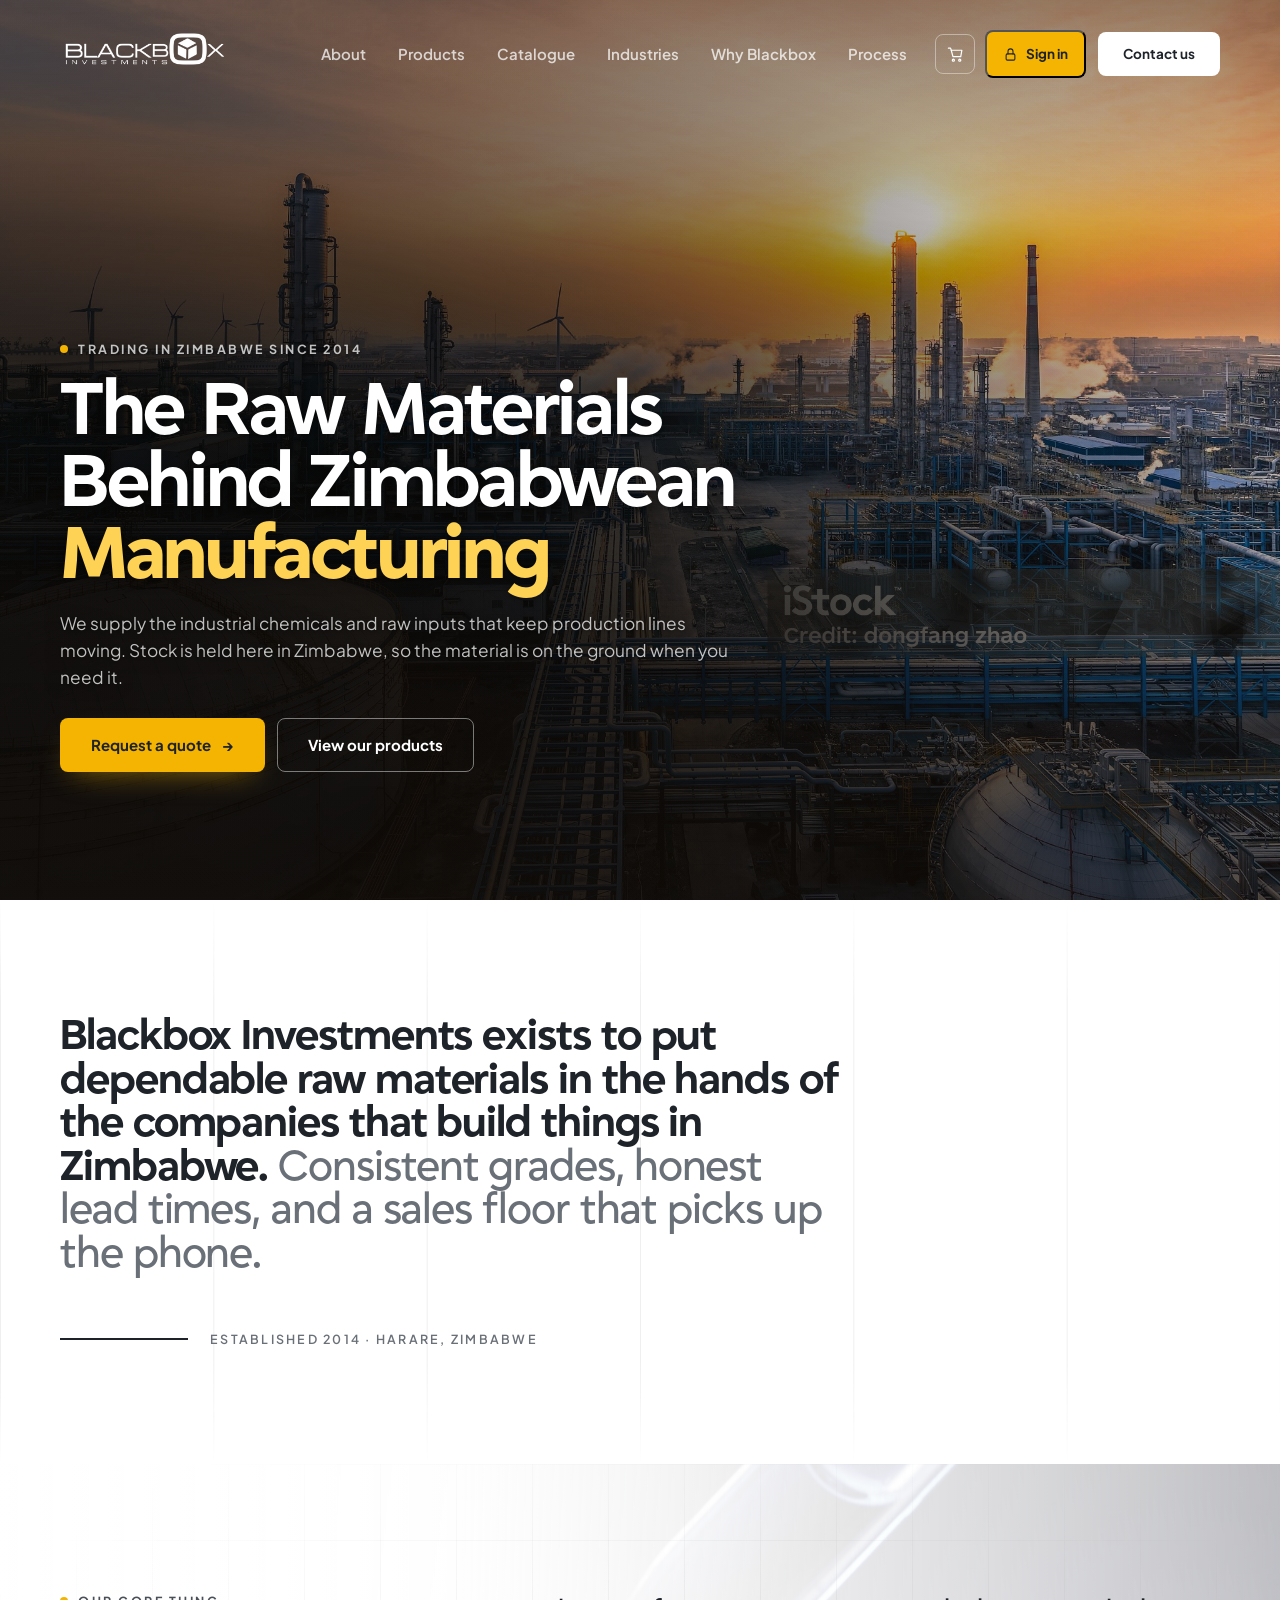
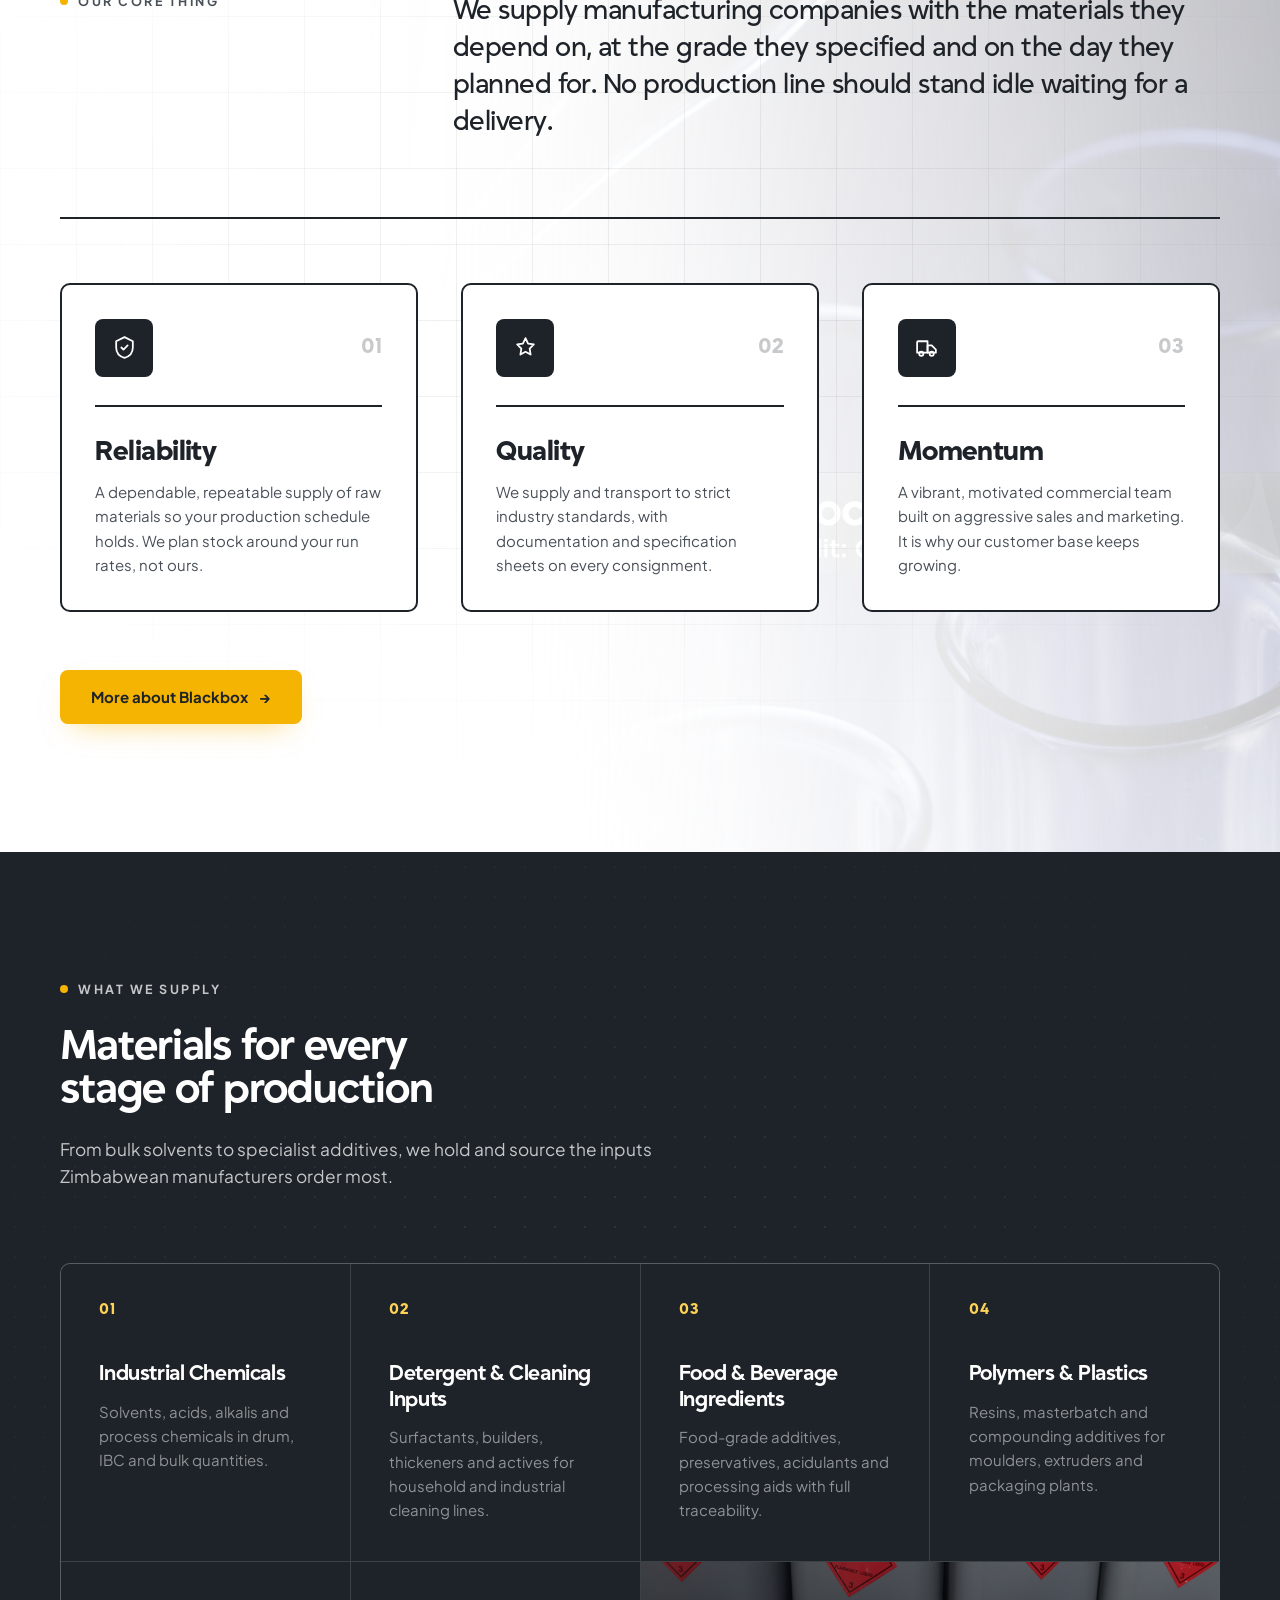
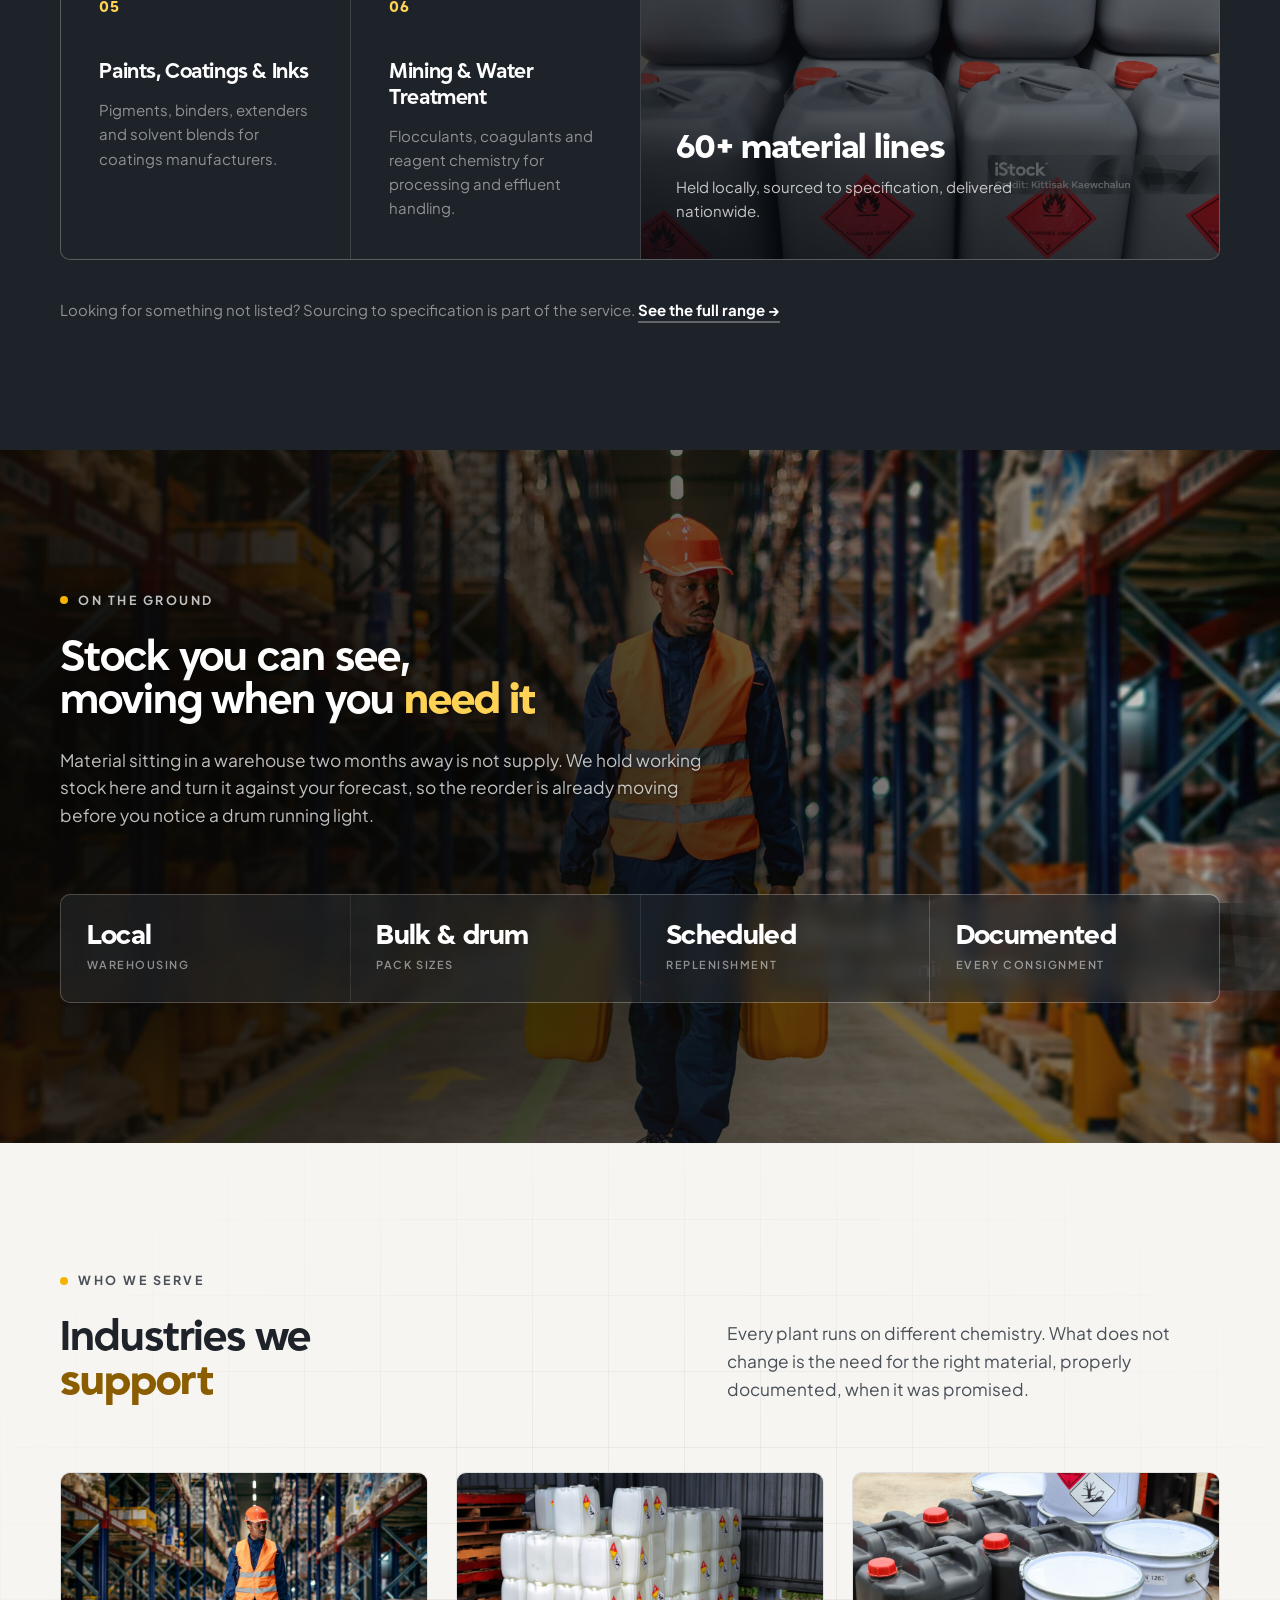
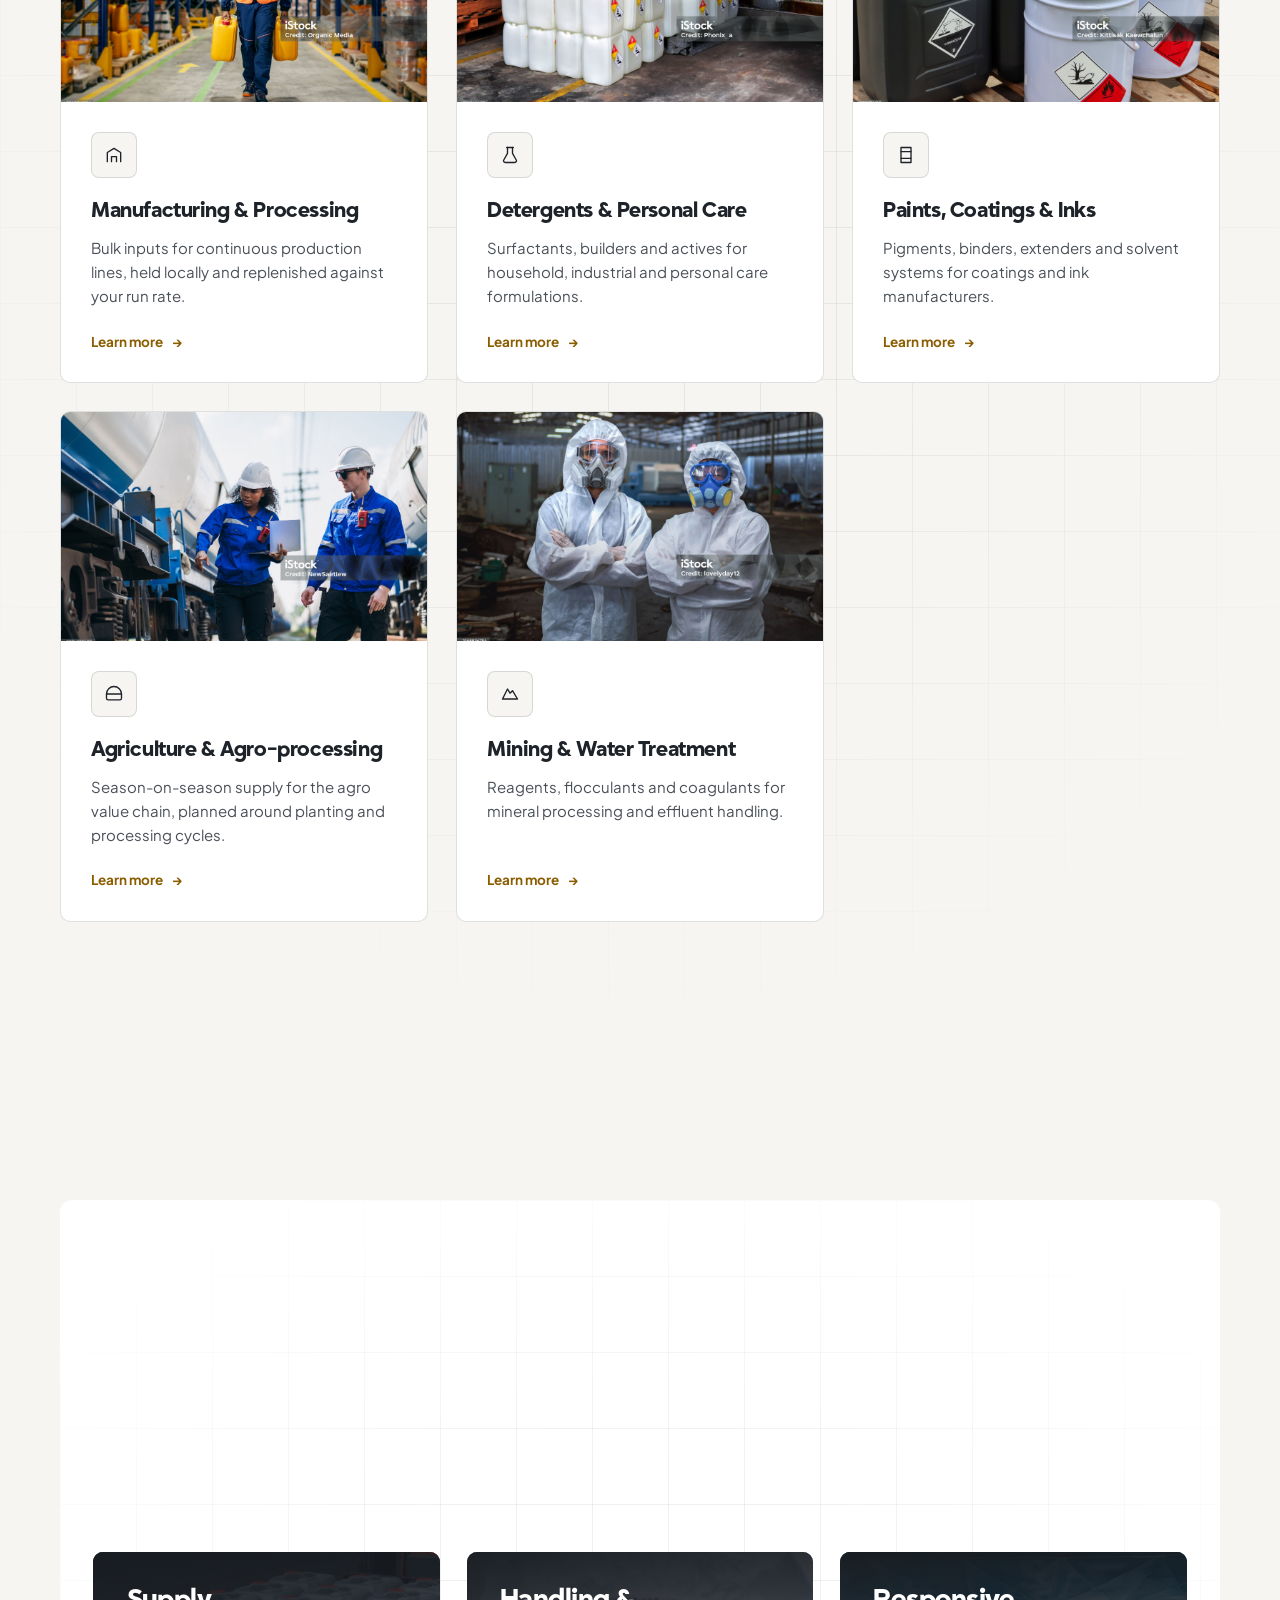
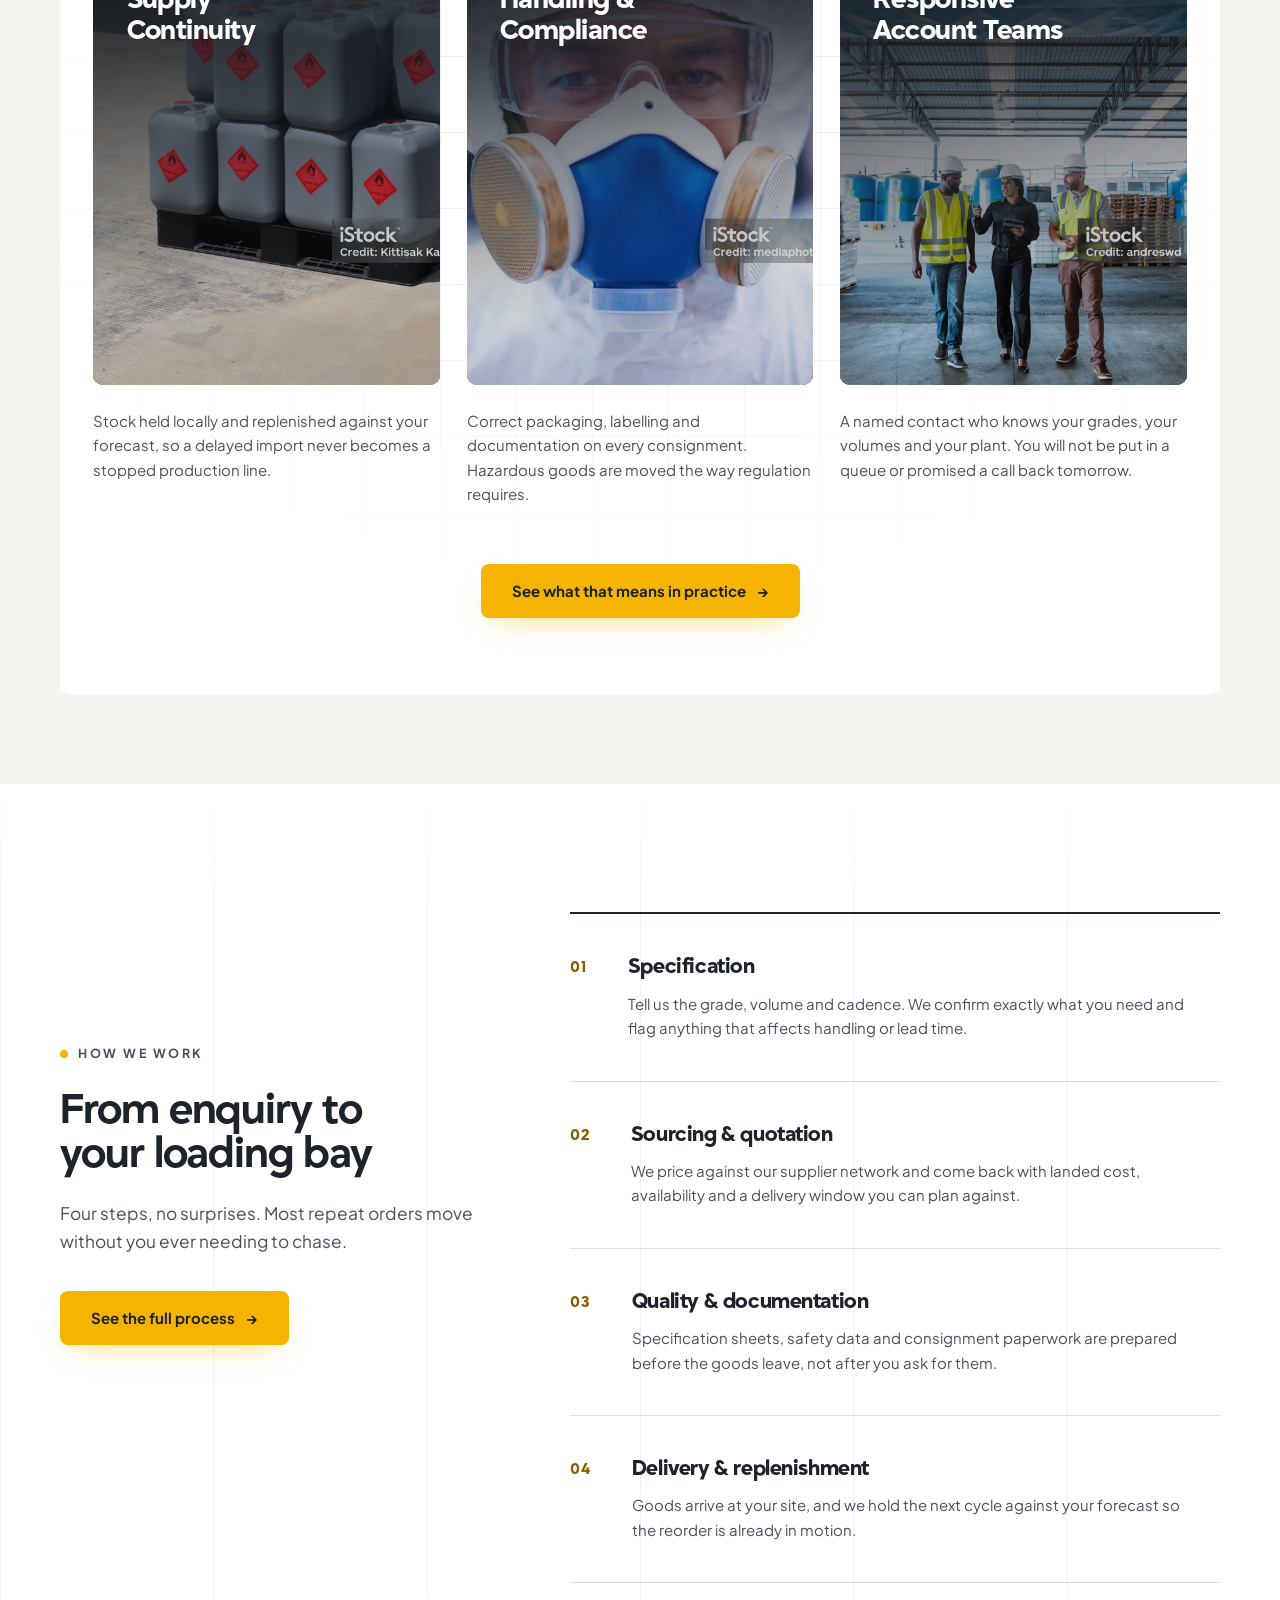
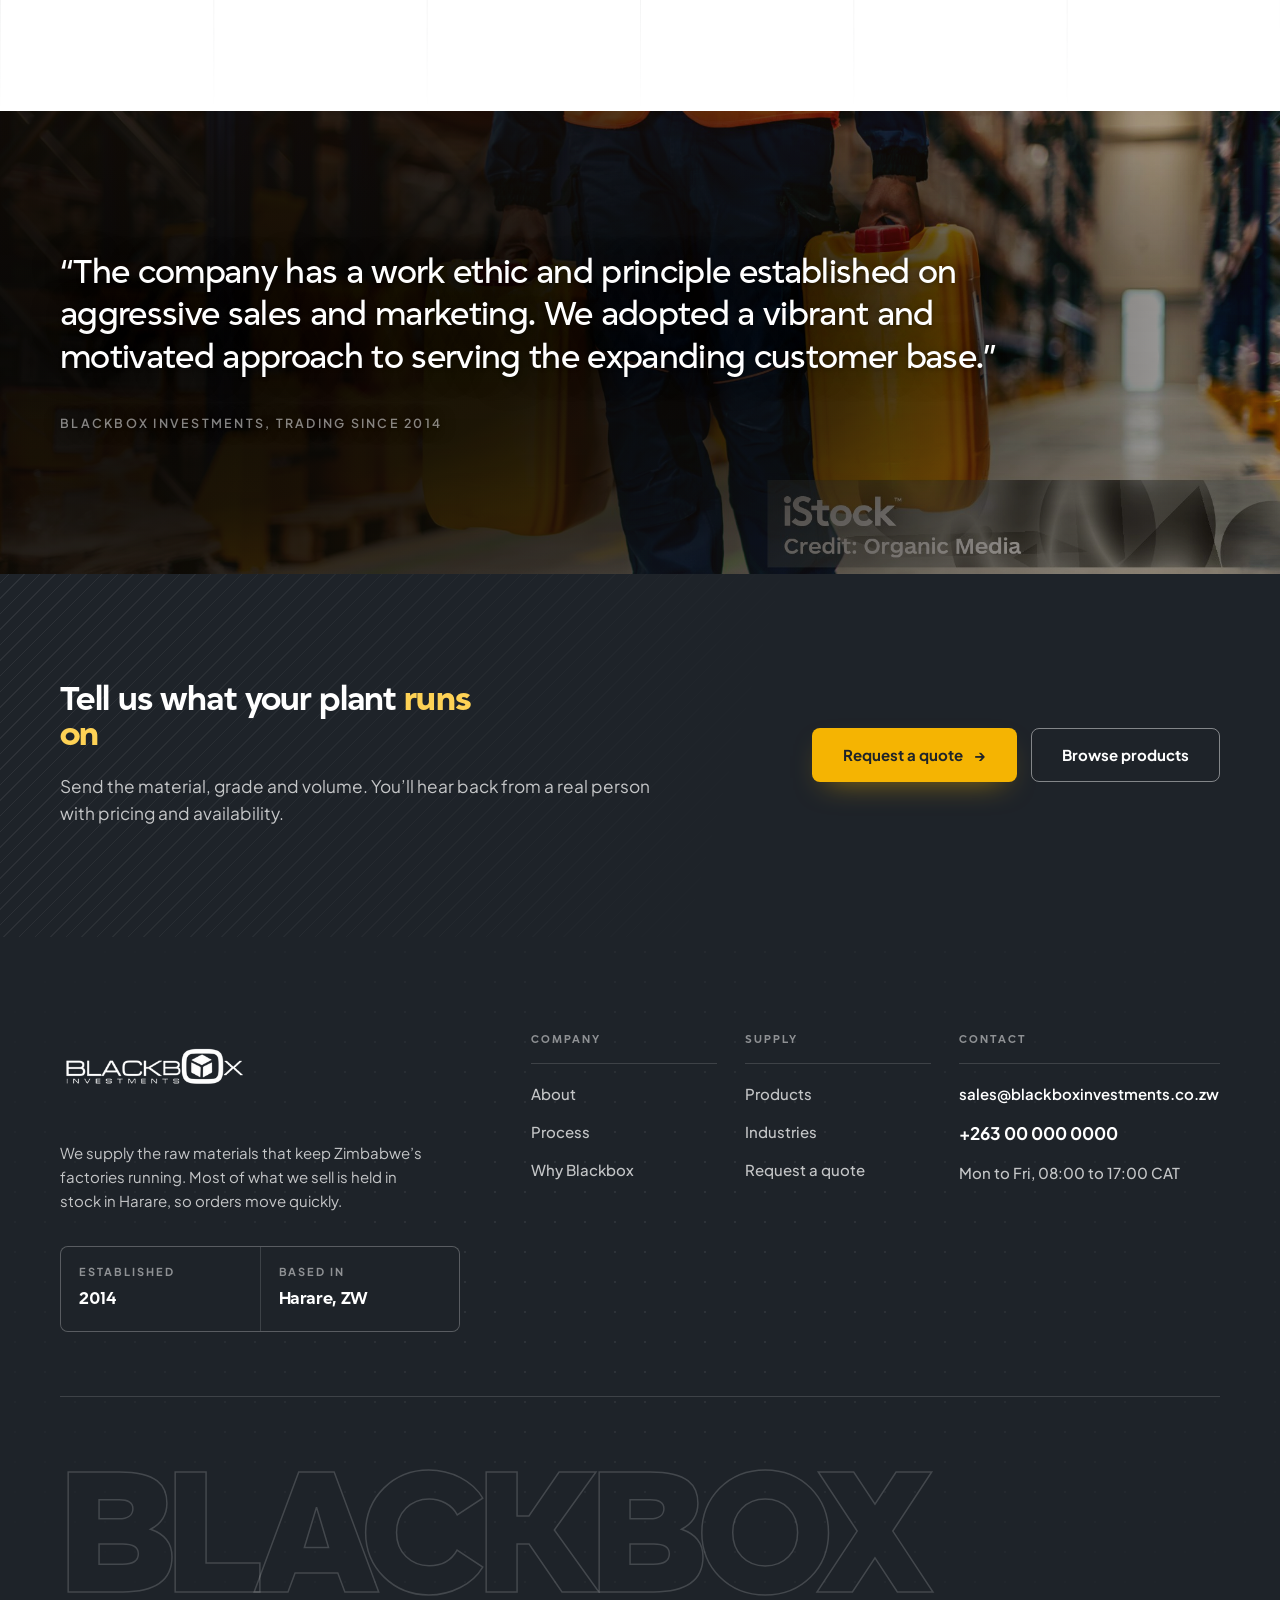
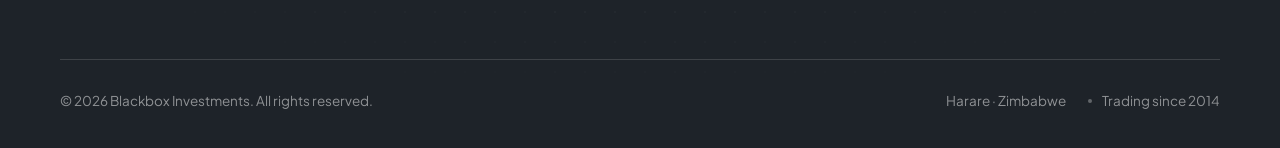
<file: index.html>
<!DOCTYPE html>
<html lang="en">
<head>
<meta charset="utf-8">
<meta name="viewport" content="width=device-width, initial-scale=1">
<title>Blackbox Investments | Raw Material Supply for Zimbabwe&rsquo;s Manufacturers</title>
<meta name="description" content="Since 2014, Blackbox Investments has supplied industrial chemicals and raw materials to manufacturing companies across Zimbabwe.">
<meta name="theme-color" content="#0B1017">
<meta property="og:type" content="website">
<meta property="og:title" content="Blackbox Investments | Raw Material Supply for Zimbabwe&rsquo;s Manufacturers">
<meta property="og:description" content="Since 2014, Blackbox Investments has supplied industrial chemicals and raw materials to manufacturing companies across Zimbabwe.">
<meta property="og:image" content="assets/img/hero-refinery.jpg">
<link rel="icon" href="assets/img/logo.png">
<link rel="preload" href="assets/fonts/grift-700.woff2" as="font" type="font/woff2" crossorigin>
<link rel="preload" href="assets/fonts/grift-800.woff2" as="font" type="font/woff2" crossorigin>
<link rel="preconnect" href="https://fonts.googleapis.com">
<link rel="preconnect" href="https://fonts.gstatic.com" crossorigin>
<link href="https://fonts.googleapis.com/css2?family=Plus+Jakarta+Sans:ital,wght@0,300;0,400;0,500;0,600;0,700;0,800;1,400&display=swap" rel="stylesheet">
<link rel="stylesheet" href="assets/css/styles.css">
<link rel="stylesheet" href="assets/css/platform.css">
</head>
<body>

<a class="skip-link" href="#main">Skip to content</a>

<header class="site-header" id="siteHeader">
  <div class="shell header-inner">
    <a class="brand" href="index.html" aria-label="Blackbox Investments home">
      <img src="assets/img/logo-white.png" alt="Blackbox Investments" class="brand-mark brand-mark--light">
      <img src="assets/img/logo.png" alt="" aria-hidden="true" class="brand-mark brand-mark--dark">
    </a>

    <nav class="nav" id="primaryNav" aria-label="Primary">
      <a href="about.html">About</a>
      <a href="products.html">Products</a>
      <a href="industries.html">Industries</a>
      <a href="why-blackbox.html">Why Blackbox</a>
      <a href="process.html">Process</a>
    </nav>

    <div class="header-actions">
      <a class="btn btn--pill" href="contact.html">Contact us</a>
      <button class="nav-toggle" id="navToggle" aria-expanded="false" aria-controls="primaryNav" aria-label="Open menu">
        <span></span><span></span>
      </button>
    </div>
  </div>
</header>

<main id="main">

<section class="hero" id="top">
  <div class="hero-media">
    <img src="assets/img/hero-refinery.jpg" alt="Aerial view of a petrochemical processing plant at sunrise" fetchpriority="high">
    <div class="hero-scrim" aria-hidden="true"></div>
  </div>

  <div class="shell hero-inner">
    <p class="eyebrow eyebrow--light reveal"><span class="dot"></span> Trading in Zimbabwe since 2014</p>
    <h1 class="hero-title reveal" data-delay="1">
      The Raw Materials<br>Behind Zimbabwean<br><em>Manufacturing</em>
    </h1>
    <p class="hero-sub reveal" data-delay="2">
      We supply the industrial chemicals and raw inputs that keep production
      lines moving. Stock is held here in Zimbabwe, so the material is on the
      ground when you need it.
    </p>
    <div class="hero-cta reveal" data-delay="3">
      <a class="btn btn--primary" href="contact.html">Request a quote <span class="btn-arrow" aria-hidden="true">&rarr;</span></a>
      <a class="btn btn--ghost" href="products.html">View our products</a>
    </div>
  </div>

  <div class="shell hero-strip-wrap reveal" data-delay="4">
    <div class="hero-strip">
      <div class="strip-item"><strong>2014</strong><span>Trading since</span></div>
      <div class="strip-item"><strong>7+</strong><span>Industries served</span></div>
      <div class="strip-item"><strong>60+</strong><span>Material lines</span></div>
      <div class="strip-item"><strong>Nationwide</strong><span>Delivery footprint</span></div>
    </div>
  </div>
</section>

<section class="statement" id="about">
  <div class="pattern pattern--rules" aria-hidden="true"></div>
  <div class="shell">
    <p class="statement-text reveal">
      Blackbox Investments exists to put dependable raw materials in the hands of
      the companies that build things in Zimbabwe. <span>Consistent grades, honest
      lead times, and a sales floor that picks up the phone.</span>
    </p>
    <div class="statement-meta reveal" data-delay="1">
      <span class="rule" aria-hidden="true"></span>
      <p>Established 2014 &middot; Harare, Zimbabwe</p>
    </div>
  </div>
</section>

<section class="core">
  <div class="core-bg" aria-hidden="true">
    <img src="assets/img/lab-pipette.jpg" alt="" loading="lazy">
  </div>
  <div class="pattern pattern--grid" aria-hidden="true"></div>
  <div class="shell">
    <div class="core-head">
      <p class="eyebrow reveal"><span class="dot"></span> Our core thing</p>
      <p class="core-lead reveal" data-delay="1">
        We supply manufacturing companies with the materials they depend on, at
        the grade they specified and on the day they planned for. No production
        line should stand idle waiting for a delivery.
      </p>
    </div>

    <div class="core-features">
      <article class="core-feature reveal">
        <div class="core-feature-top">
          <span class="feature-icon" aria-hidden="true"><svg viewBox="0 0 24 24" fill="none" stroke="currentColor" stroke-width="1.6" stroke-linecap="round" stroke-linejoin="round"><path d="M12 2 4 6v6c0 5 3.4 8.6 8 10 4.6-1.4 8-5 8-10V6l-8-4Z"/><path d="m9 12 2 2 4-4"/></svg></span>
          <span class="core-feature-no">01</span>
        </div>
        <h3>Reliability</h3>
        <p>A dependable, repeatable supply of raw materials so your production
           schedule holds. We plan stock around your run rates, not ours.</p>
      </article>

      <article class="core-feature reveal" data-delay="1">
        <div class="core-feature-top">
          <span class="feature-icon" aria-hidden="true"><svg viewBox="0 0 24 24" fill="none" stroke="currentColor" stroke-width="1.6" stroke-linecap="round" stroke-linejoin="round"><path d="M12 3l2.5 5.3 5.5.8-4 4 .9 5.7L12 16.1 7.1 18.8 8 13.1l-4-4 5.5-.8L12 3Z"/></svg></span>
          <span class="core-feature-no">02</span>
        </div>
        <h3>Quality</h3>
        <p>We supply and transport to strict industry standards, with
           documentation and specification sheets on every consignment.</p>
      </article>

      <article class="core-feature reveal" data-delay="2">
        <div class="core-feature-top">
          <span class="feature-icon" aria-hidden="true"><svg viewBox="0 0 24 24" fill="none" stroke="currentColor" stroke-width="1.6" stroke-linecap="round" stroke-linejoin="round"><path d="M3 17V7a1 1 0 0 1 1-1h9v11H3Z"/><path d="M13 10h4l4 4v3h-8v-7Z"/><circle cx="7" cy="18" r="2"/><circle cx="17" cy="18" r="2"/></svg></span>
          <span class="core-feature-no">03</span>
        </div>
        <h3>Momentum</h3>
        <p>A vibrant, motivated commercial team built on aggressive sales and
           marketing. It is why our customer base keeps growing.</p>
      </article>
    </div>

    <div class="section-foot reveal">
      <a class="btn btn--primary" href="about.html">More about Blackbox <span class="btn-arrow" aria-hidden="true">&rarr;</span></a>
    </div>
  </div>
</section>

<section class="products" id="products">
  <div class="pattern pattern--dots" aria-hidden="true"></div>
  <div class="shell">
    <div class="section-head">
      <p class="eyebrow eyebrow--light reveal"><span class="dot"></span> What we supply</p>
      <h2 class="section-title section-title--light reveal" data-delay="1">
        Materials for every<br>stage of production
      </h2>
      <p class="section-sub section-sub--light reveal" data-delay="2">
        From bulk solvents to specialist additives, we hold and source the inputs
        Zimbabwean manufacturers order most.
      </p>
    </div>

    <div class="product-grid">
      <article class="product-card reveal">
        <span class="product-index">01</span>
        <h3>Industrial Chemicals</h3>
        <p>Solvents, acids, alkalis and process chemicals in drum, IBC and bulk quantities.</p>
      </article>
      <article class="product-card reveal" data-delay="1">
        <span class="product-index">02</span>
        <h3>Detergent &amp; Cleaning Inputs</h3>
        <p>Surfactants, builders, thickeners and actives for household and industrial cleaning lines.</p>
      </article>
      <article class="product-card reveal" data-delay="2">
        <span class="product-index">03</span>
        <h3>Food &amp; Beverage Ingredients</h3>
        <p>Food-grade additives, preservatives, acidulants and processing aids with full traceability.</p>
      </article>
      <article class="product-card reveal" data-delay="3">
        <span class="product-index">04</span>
        <h3>Polymers &amp; Plastics</h3>
        <p>Resins, masterbatch and compounding additives for moulders, extruders and packaging plants.</p>
      </article>
      <article class="product-card reveal" data-delay="4">
        <span class="product-index">05</span>
        <h3>Paints, Coatings &amp; Inks</h3>
        <p>Pigments, binders, extenders and solvent blends for coatings manufacturers.</p>
      </article>
      <article class="product-card reveal" data-delay="5">
        <span class="product-index">06</span>
        <h3>Mining &amp; Water Treatment</h3>
        <p>Flocculants, coagulants and reagent chemistry for processing and effluent handling.</p>
      </article>
      <article class="product-card product-card--media reveal" data-delay="2">
        <img src="assets/img/drums-flammable.jpg" alt="Rows of chemical containers bearing flammable-liquid hazard labels" loading="lazy">
        <div class="pc-media-label">
          <strong>60+ material lines</strong>
          <span>Held locally, sourced to specification, delivered nationwide.</span>
        </div>
      </article>
    </div>

    <p class="products-note reveal">
      Looking for something not listed? Sourcing to specification is part of the service.
      <a href="products.html">See the full range &rarr;</a>
    </p>
  </div>
</section>

<section class="field-band">
  <div class="field-bg"><img src="assets/img/worker-aisle.jpg" alt="" loading="lazy"></div>
  <div class="shell">
    <p class="eyebrow eyebrow--light reveal"><span class="dot"></span> On the ground</p>
    <h2 class="band-title reveal" data-delay="1">Stock you can see,<br>moving when you <em>need it</em></h2>
    <p class="band-sub reveal" data-delay="2">
      Material sitting in a warehouse two months away is not supply. We hold
      working stock here and turn it against your forecast, so the reorder is
      already moving before you notice a drum running light.
    </p>
    <div class="band-stats reveal" data-delay="3">
      <div><strong>Local</strong><span>Warehousing</span></div>
      <div><strong>Bulk &amp; drum</strong><span>Pack sizes</span></div>
      <div><strong>Scheduled</strong><span>Replenishment</span></div>
      <div><strong>Documented</strong><span>Every consignment</span></div>
    </div>
  </div>
</section>

<section class="industries" id="industries">
  <div class="pattern pattern--grid" aria-hidden="true"></div>
  <div class="shell">
    <div class="section-head section-head--split">
      <div>
        <p class="eyebrow reveal"><span class="dot"></span> Who we serve</p>
        <h2 class="section-title reveal" data-delay="1">Industries we<br><em>support</em></h2>
      </div>
      <p class="section-sub reveal" data-delay="2">
        Every plant runs on different chemistry. What does not change is the
        need for the right material, properly documented, when it was promised.
      </p>
    </div>

    <div class="ind-grid">
    <article class="ind-card reveal">
      <figure><img src="assets/img/worker-aisle.jpg" alt="Warehouse aisle stacked with palletised chemical containers" loading="lazy"></figure>
      <div class="ind-card-body">
        <span class="ind-icon" aria-hidden="true"><svg viewBox="0 0 24 24" fill="none" stroke="currentColor" stroke-width="1.6" stroke-linecap="round" stroke-linejoin="round"><path d="M4 20V9l8-5 8 5v11"/><path d="M9 20v-6h6v6"/></svg></span>
        <h3>Manufacturing &amp; Processing</h3>
        <p>Bulk inputs for continuous production lines, held locally and replenished against your run rate.</p>
        <a class="link-arrow" href="industries.html#manufacturing">Learn more <span aria-hidden="true">&rarr;</span></a>
      </div>
    </article>

    <article class="ind-card reveal">
      <figure><img src="assets/img/jerrycans-white.jpg" alt="Stacked white chemical jerrycans on pallets in a warehouse bay" loading="lazy"></figure>
      <div class="ind-card-body">
        <span class="ind-icon" aria-hidden="true"><svg viewBox="0 0 24 24" fill="none" stroke="currentColor" stroke-width="1.6" stroke-linecap="round" stroke-linejoin="round"><path d="M9 3v7L4.5 18A2 2 0 0 0 6.3 21h11.4a2 2 0 0 0 1.8-3L15 10V3"/><path d="M8 3h8"/></svg></span>
        <h3>Detergents &amp; Personal Care</h3>
        <p>Surfactants, builders and actives for household, industrial and personal care formulations.</p>
        <a class="link-arrow" href="industries.html#detergents">Learn more <span aria-hidden="true">&rarr;</span></a>
      </div>
    </article>

    <article class="ind-card reveal">
      <figure><img src="assets/img/drums-mixed.jpg" alt="Chemical drums and jerrycans with hazard labels on a pallet" loading="lazy"></figure>
      <div class="ind-card-body">
        <span class="ind-icon" aria-hidden="true"><svg viewBox="0 0 24 24" fill="none" stroke="currentColor" stroke-width="1.6" stroke-linecap="round" stroke-linejoin="round"><path d="M6 3h12v18H6z"/><path d="M6 8h12M6 16h12"/></svg></span>
        <h3>Paints, Coatings &amp; Inks</h3>
        <p>Pigments, binders, extenders and solvent systems for coatings and ink manufacturers.</p>
        <a class="link-arrow" href="industries.html#coatings">Learn more <span aria-hidden="true">&rarr;</span></a>
      </div>
    </article>

    <article class="ind-card reveal">
      <figure><img src="assets/img/rail-tanker.jpg" alt="Two logistics engineers inspecting rail tanker wagons" loading="lazy"></figure>
      <div class="ind-card-body">
        <span class="ind-icon" aria-hidden="true"><svg viewBox="0 0 24 24" fill="none" stroke="currentColor" stroke-width="1.6" stroke-linecap="round" stroke-linejoin="round"><path d="M3 12a9 9 0 0 1 18 0v5a2 2 0 0 1-2 2H5a2 2 0 0 1-2-2v-5Z"/><path d="M3 12h18"/></svg></span>
        <h3>Agriculture &amp; Agro-processing</h3>
        <p>Season-on-season supply for the agro value chain, planned around planting and processing cycles.</p>
        <a class="link-arrow" href="industries.html#agriculture">Learn more <span aria-hidden="true">&rarr;</span></a>
      </div>
    </article>

    <article class="ind-card reveal">
      <figure><img src="assets/img/hazmat-pair.jpg" alt="Two technicians in protective suits and respirators inside a plant" loading="lazy"></figure>
      <div class="ind-card-body">
        <span class="ind-icon" aria-hidden="true"><svg viewBox="0 0 24 24" fill="none" stroke="currentColor" stroke-width="1.6" stroke-linecap="round" stroke-linejoin="round"><path d="m3 18 6-12 3 5 3-3 6 10H3Z"/></svg></span>
        <h3>Mining &amp; Water Treatment</h3>
        <p>Reagents, flocculants and coagulants for mineral processing and effluent handling.</p>
        <a class="link-arrow" href="industries.html#mining">Learn more <span aria-hidden="true">&rarr;</span></a>
      </div>
    </article>

    </div>

    <div class="section-foot reveal">
      <a class="btn btn--primary" href="industries.html">Explore all industries <span class="btn-arrow" aria-hidden="true">&rarr;</span></a>
    </div>
  </div>
</section>

<section class="benefits" id="benefits">
  <div class="shell">
    <div class="benefits-card">
      <div class="pattern pattern--grid" aria-hidden="true"></div>
      <div class="section-head reveal">
        <p class="eyebrow eyebrow--muted">Why manufacturers choose us</p>
        <h2 class="section-title">
          Built on Aggressive<br>Sales &amp; <em>Real Service</em>
        </h2>
        <p class="section-sub">
          Our work ethic was set in 2014 and has not softened since. We take a
          vibrant, motivated approach to serving a customer base that keeps growing.
        </p>
      </div>

      <div class="benefit-grid">
        <article class="benefit reveal">
          <div class="benefit-media">
            <img src="assets/img/pallet-forklift.jpg" alt="Palletised chemical containers being moved by forklift" loading="lazy">
            <h3>Supply<br>Continuity</h3>
          </div>
          <p>Stock held locally and replenished against your forecast, so a delayed
             import never becomes a stopped production line.</p>
        </article>

        <article class="benefit reveal" data-delay="1">
          <div class="benefit-media">
            <img src="assets/img/hazmat-closeup.jpg" alt="Technician in a protective suit, goggles and respirator" loading="lazy">
            <h3>Handling &amp;<br>Compliance</h3>
          </div>
          <p>Correct packaging, labelling and documentation on every consignment.
             Hazardous goods are moved the way regulation requires.</p>
        </article>

        <article class="benefit reveal" data-delay="2">
          <div class="benefit-media">
            <img src="assets/img/team-warehouse.jpg" alt="Warehouse team walking through a chemical storage facility" loading="lazy">
            <h3>Responsive<br>Account Teams</h3>
          </div>
          <p>A named contact who knows your grades, your volumes and your plant.
             You will not be put in a queue or promised a call back tomorrow.</p>
        </article>
      </div>

      <div class="section-foot reveal" style="justify-content:center">
        <a class="btn btn--primary" href="why-blackbox.html">See what that means in practice <span class="btn-arrow" aria-hidden="true">&rarr;</span></a>
      </div>
    </div>
  </div>
</section>

<section class="process" id="process">
  <div class="pattern pattern--rules" aria-hidden="true"></div>
  <div class="shell process-inner">
    <div class="process-head">
      <p class="eyebrow reveal"><span class="dot"></span> How we work</p>
      <h2 class="section-title reveal" data-delay="1">From enquiry to<br>your loading bay</h2>
      <p class="section-sub reveal" data-delay="2">
        Four steps, no surprises. Most repeat orders move without you ever
        needing to chase.
      </p>
      <a class="btn btn--primary reveal" data-delay="3" href="process.html">See the full process <span class="btn-arrow" aria-hidden="true">&rarr;</span></a>
    </div>

    <ol class="steps" role="list">
      <li class="step reveal">
        <span class="step-no">01</span>
        <div>
          <h3>Specification</h3>
          <p>Tell us the grade, volume and cadence. We confirm exactly what you need
             and flag anything that affects handling or lead time.</p>
        </div>
      </li>
      <li class="step reveal" data-delay="1">
        <span class="step-no">02</span>
        <div>
          <h3>Sourcing &amp; quotation</h3>
          <p>We price against our supplier network and come back with landed cost,
             availability and a delivery window you can plan against.</p>
        </div>
      </li>
      <li class="step reveal" data-delay="2">
        <span class="step-no">03</span>
        <div>
          <h3>Quality &amp; documentation</h3>
          <p>Specification sheets, safety data and consignment paperwork are
             prepared before the goods leave, not after you ask for them.</p>
        </div>
      </li>
      <li class="step reveal" data-delay="3">
        <span class="step-no">04</span>
        <div>
          <h3>Delivery &amp; replenishment</h3>
          <p>Goods arrive at your site, and we hold the next cycle against your
             forecast so the reorder is already in motion.</p>
        </div>
      </li>
    </ol>
  </div>
</section>

<section class="quote-band">
  <div class="quote-bg" aria-hidden="true"><img src="assets/img/worker-carrying.jpg" alt="" loading="lazy"></div>
  <div class="shell">
    <blockquote class="reveal">
      <p>&ldquo;The company has a work ethic and principle established on aggressive
         sales and marketing. We adopted a vibrant and motivated approach to
         serving the expanding customer base.&rdquo;</p>
      <cite>Blackbox Investments, trading since 2014</cite>
    </blockquote>
  </div>
</section>

<section class="cta-band">
  <div class="pattern pattern--hatch" aria-hidden="true"></div>
  <div class="shell cta-inner">
    <div class="reveal">
      <h2>Tell us what your plant <em>runs on</em></h2>
      <p>Send the material, grade and volume. You&rsquo;ll hear back from a real person with pricing and availability.</p>
    </div>
    <div class="cta-actions reveal" data-delay="1">
      <a class="btn btn--primary" href="contact.html">Request a quote <span class="btn-arrow" aria-hidden="true">&rarr;</span></a>
      <a class="btn btn--ghost" href="products.html">Browse products</a>
    </div>
  </div>
</section>
</main>

<footer class="site-footer">
  <div class="pattern pattern--dots" aria-hidden="true"></div>
  <div class="shell">
    <div class="footer-top">
      <div class="footer-brand">
        <img src="assets/img/logo-white.png" alt="Blackbox Investments">
        <p>We supply the raw materials that keep Zimbabwe&rsquo;s factories
           running. Most of what we sell is held in stock in Harare, so orders
           move quickly.</p>
        <ul class="footer-meta" role="list">
          <li><span>Established</span><strong>2014</strong></li>
          <li><span>Based in</span><strong>Harare, ZW</strong></li>
        </ul>
      </div>

      <nav class="footer-nav" aria-label="Footer">
        <div>
          <h4>Company</h4>
          <a href="about.html">About</a>
          <a href="process.html">Process</a>
          <a href="why-blackbox.html">Why Blackbox</a>
        </div>
        <div>
          <h4>Supply</h4>
          <a href="products.html">Products</a>
          <a href="industries.html">Industries</a>
          <a href="contact.html">Request a quote</a>
        </div>
        <div>
          <h4>Contact</h4>
          <a class="footer-contact" href="mailto:sales@blackboxinvestments.co.zw">sales@blackboxinvestments.co.zw</a>
          <a class="footer-contact footer-contact--lg" href="tel:+263000000000">+263 00 000 0000</a>
          <span>Mon to Fri, 08:00 to 17:00 CAT</span>
        </div>
      </nav>
    </div>

    <div class="footer-wordmark" aria-hidden="true">BLACKBOX</div>

    <div class="footer-bottom">
      <p>&copy; <span id="year">2026</span> Blackbox Investments. All rights reserved.</p>
      <ul class="footer-legal" role="list">
        <li>Harare &middot; Zimbabwe</li>
        <li>Trading since 2014</li>
      </ul>
    </div>
  </div>
</footer>

<script src="assets/js/main.js"></script>
<script src="assets/js/app.js"></script>
</body>
</html>
</file>
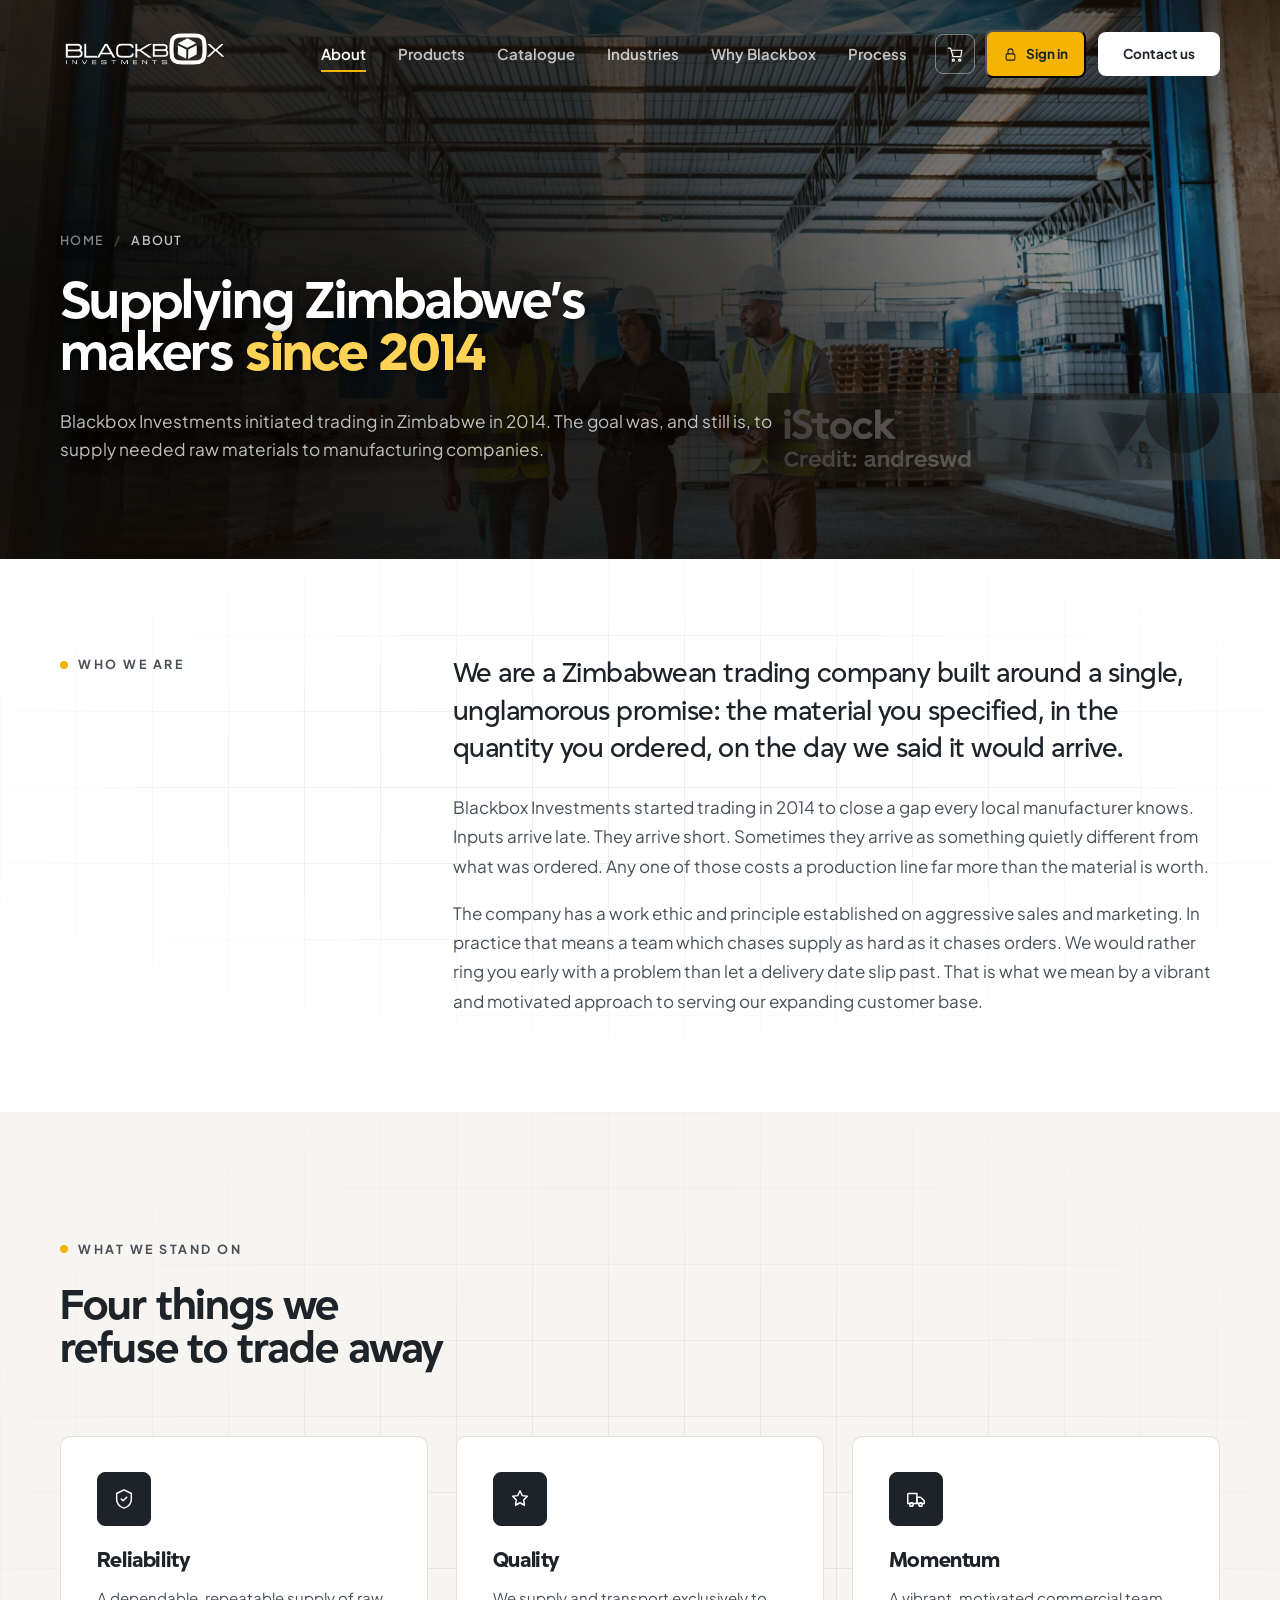
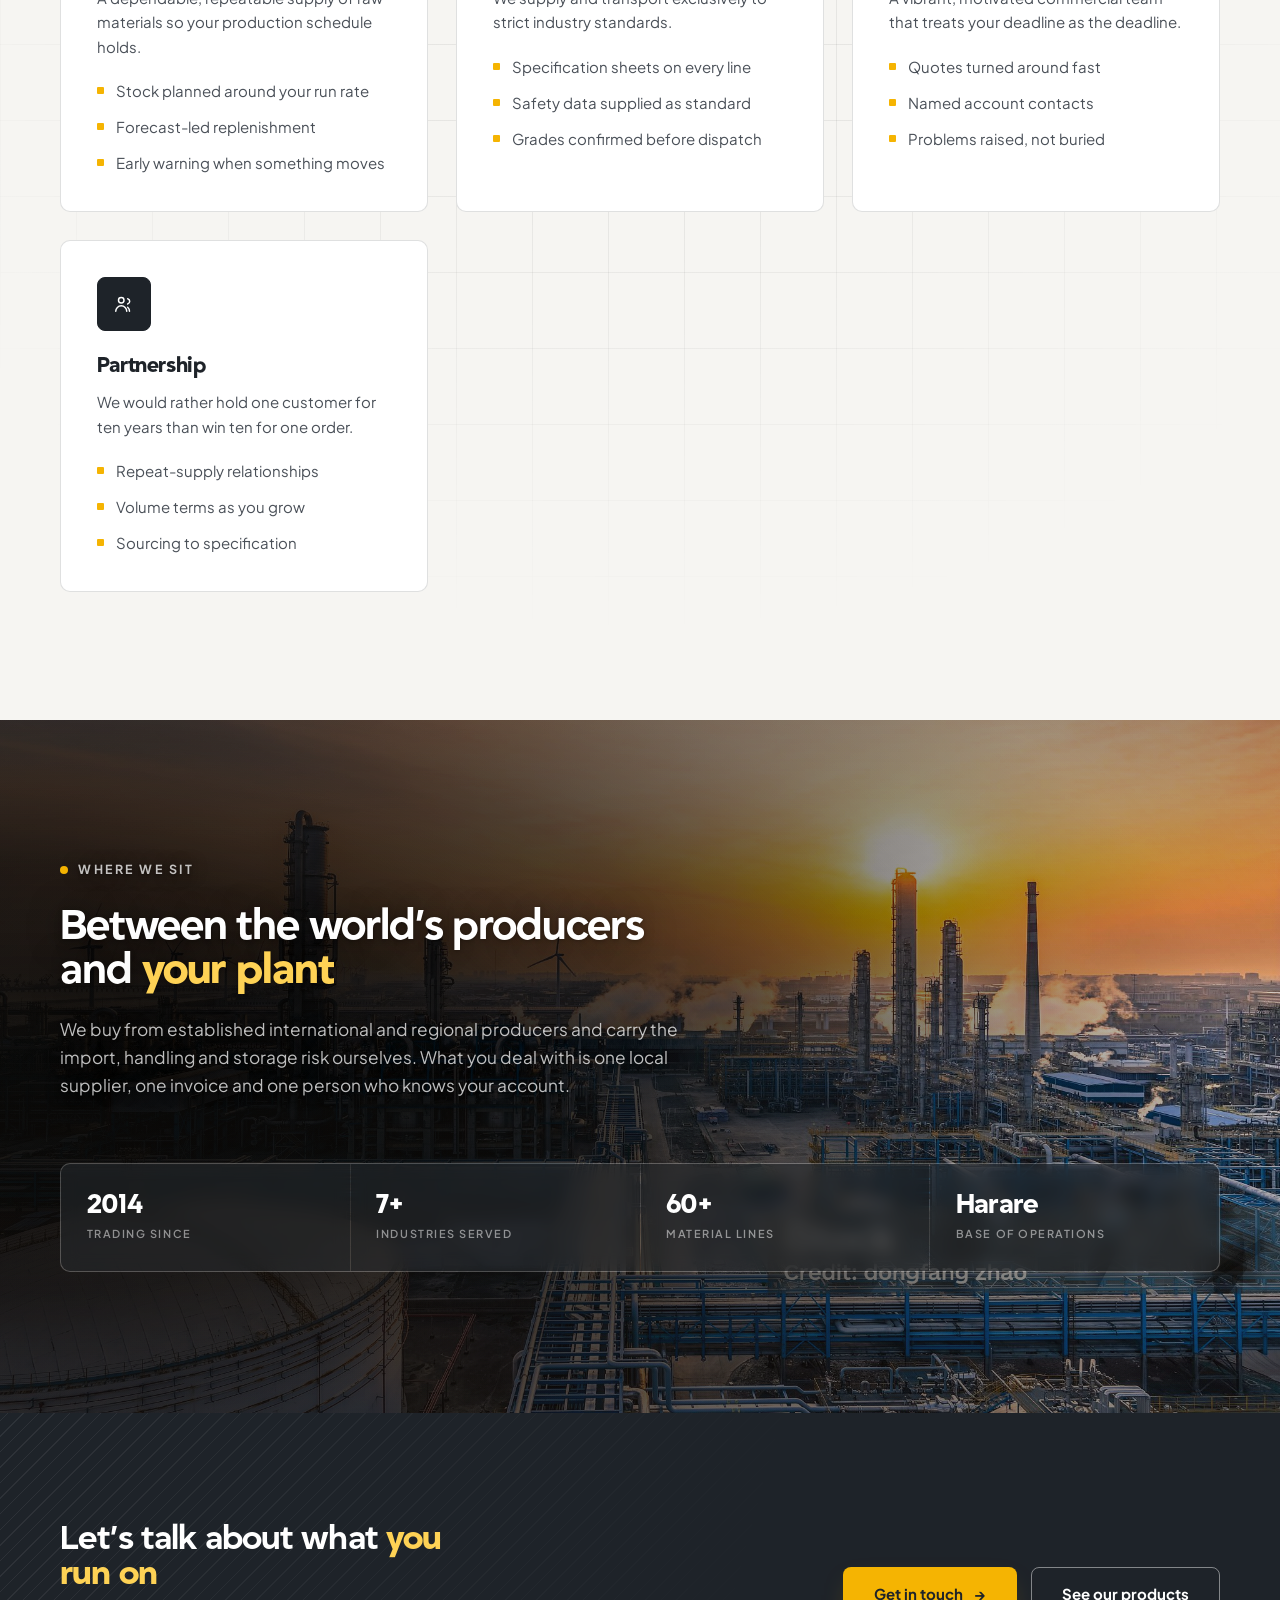
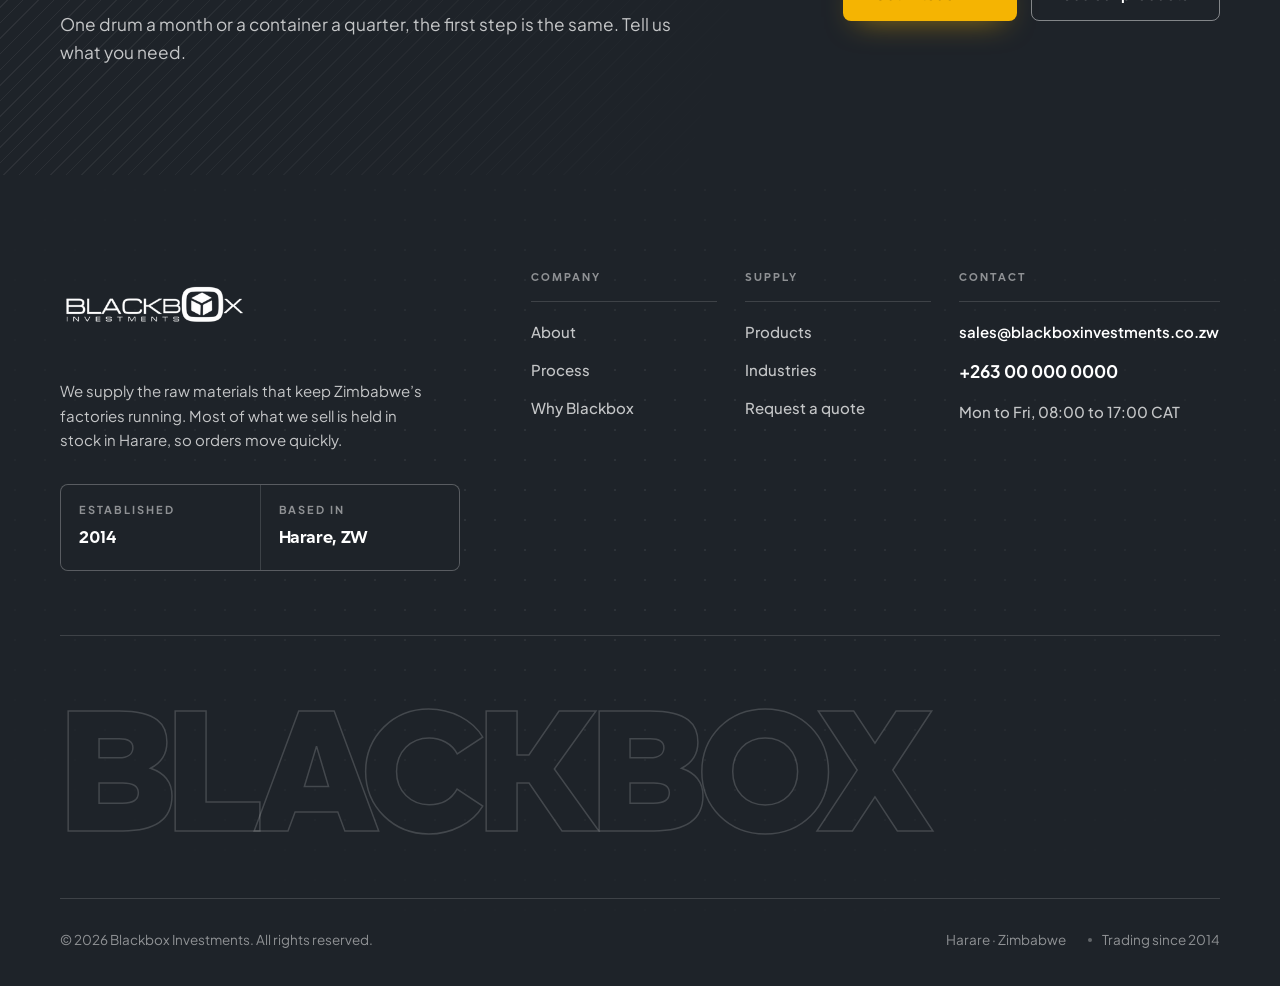
<file: about.html>
<!DOCTYPE html>
<html lang="en">
<head>
<meta charset="utf-8">
<meta name="viewport" content="width=device-width, initial-scale=1">
<title>About | Blackbox Investments</title>
<meta name="description" content="Blackbox Investments began trading in Zimbabwe in 2014, supplying raw materials to manufacturing companies.">
<meta name="theme-color" content="#0B1017">
<meta property="og:type" content="website">
<meta property="og:title" content="About | Blackbox Investments">
<meta property="og:description" content="Blackbox Investments began trading in Zimbabwe in 2014, supplying raw materials to manufacturing companies.">
<meta property="og:image" content="assets/img/hero-refinery.jpg">
<link rel="icon" href="assets/img/logo.png">
<link rel="preload" href="assets/fonts/grift-700.woff2" as="font" type="font/woff2" crossorigin>
<link rel="preload" href="assets/fonts/grift-800.woff2" as="font" type="font/woff2" crossorigin>
<link rel="preconnect" href="https://fonts.googleapis.com">
<link rel="preconnect" href="https://fonts.gstatic.com" crossorigin>
<link href="https://fonts.googleapis.com/css2?family=Plus+Jakarta+Sans:ital,wght@0,300;0,400;0,500;0,600;0,700;0,800;1,400&display=swap" rel="stylesheet">
<link rel="stylesheet" href="assets/css/styles.css">
<link rel="stylesheet" href="assets/css/platform.css">
</head>
<body>

<a class="skip-link" href="#main">Skip to content</a>

<header class="site-header" id="siteHeader">
  <div class="shell header-inner">
    <a class="brand" href="index.html" aria-label="Blackbox Investments home">
      <img src="assets/img/logo-white.png" alt="Blackbox Investments" class="brand-mark brand-mark--light">
      <img src="assets/img/logo.png" alt="" aria-hidden="true" class="brand-mark brand-mark--dark">
    </a>

    <nav class="nav" id="primaryNav" aria-label="Primary">
      <a href="about.html" aria-current="page">About</a>
      <a href="products.html">Products</a>
      <a href="industries.html">Industries</a>
      <a href="why-blackbox.html">Why Blackbox</a>
      <a href="process.html">Process</a>
    </nav>

    <div class="header-actions">
      <a class="btn btn--pill" href="contact.html">Contact us</a>
      <button class="nav-toggle" id="navToggle" aria-expanded="false" aria-controls="primaryNav" aria-label="Open menu">
        <span></span><span></span>
      </button>
    </div>
  </div>
</header>

<main id="main">

<section class="page-hero">
  <div class="page-hero-bg"><img src="assets/img/team-warehouse.jpg" alt="Warehouse team walking through a chemical storage facility" fetchpriority="high"></div>
  <div class="shell">
    <nav class="crumbs" aria-label="Breadcrumb">
      <a href="index.html">Home</a><span class="sep" aria-hidden="true">/</span><span aria-current="page">About</span>
    </nav>
    <h1 class="page-title reveal">Supplying Zimbabwe&rsquo;s makers <em>since 2014</em></h1>
    <p class="page-lead reveal" data-delay="1">Blackbox Investments initiated trading in Zimbabwe in 2014. The goal was, and still is, to supply needed raw materials to manufacturing companies.</p>
  </div>
</section>

<section class="page-intro">
  <div class="pattern pattern--grid" aria-hidden="true"></div>
  <div class="shell page-intro-grid">
    <p class="eyebrow reveal"><span class="dot"></span> Who we are</p>
    <div class="reveal" data-delay="1">
      <p class="page-intro-lead">
        We are a Zimbabwean trading company built around a single, unglamorous
        promise: the material you specified, in the quantity you ordered, on the
        day we said it would arrive.
      </p>
      <p class="page-intro-body">
        Blackbox Investments started trading in 2014 to close a gap every local
        manufacturer knows. Inputs arrive late. They arrive short. Sometimes they
        arrive as something quietly different from what was ordered. Any one of
        those costs a production line far more than the material is worth.
      </p>
      <p class="page-intro-body">
        The company has a work ethic and principle established on aggressive
        sales and marketing. In practice that means a team which chases supply as
        hard as it chases orders. We would rather ring you early with a problem
        than let a delivery date slip past. That is what we mean by a vibrant and
        motivated approach to serving our expanding customer base.
      </p>
    </div>
  </div>
</section>

<section class="plain-section plain-section--paper">
  <div class="pattern pattern--grid" aria-hidden="true"></div>
  <div class="shell">
    <div class="section-head">
      <p class="eyebrow reveal"><span class="dot"></span> What we stand on</p>
      <h2 class="section-title reveal" data-delay="1">Four things we<br>refuse to trade away</h2>
    </div>
    <div class="tile-grid">
  <article class="tile reveal">
    <span class="feature-icon" aria-hidden="true"><svg viewBox="0 0 24 24" fill="none" stroke="currentColor" stroke-width="1.6" stroke-linecap="round" stroke-linejoin="round"><path d="M12 2 4 6v6c0 5 3.4 8.6 8 10 4.6-1.4 8-5 8-10V6l-8-4Z"/><path d="m9 12 2 2 4-4"/></svg></span>
    <h3>Reliability</h3>
    <p>A dependable, repeatable supply of raw materials so your production schedule holds.</p>
    <ul class="checks" role="list"><li>Stock planned around your run rate</li><li>Forecast-led replenishment</li><li>Early warning when something moves</li></ul>
  </article>

  <article class="tile reveal">
    <span class="feature-icon" aria-hidden="true"><svg viewBox="0 0 24 24" fill="none" stroke="currentColor" stroke-width="1.6" stroke-linecap="round" stroke-linejoin="round"><path d="M12 3l2.5 5.3 5.5.8-4 4 .9 5.7L12 16.1 7.1 18.8 8 13.1l-4-4 5.5-.8L12 3Z"/></svg></span>
    <h3>Quality</h3>
    <p>We supply and transport exclusively to strict industry standards.</p>
    <ul class="checks" role="list"><li>Specification sheets on every line</li><li>Safety data supplied as standard</li><li>Grades confirmed before dispatch</li></ul>
  </article>

  <article class="tile reveal">
    <span class="feature-icon" aria-hidden="true"><svg viewBox="0 0 24 24" fill="none" stroke="currentColor" stroke-width="1.6" stroke-linecap="round" stroke-linejoin="round"><path d="M3 17V7a1 1 0 0 1 1-1h9v11H3Z"/><path d="M13 10h4l4 4v3h-8v-7Z"/><circle cx="7" cy="18" r="2"/><circle cx="17" cy="18" r="2"/></svg></span>
    <h3>Momentum</h3>
    <p>A vibrant, motivated commercial team that treats your deadline as the deadline.</p>
    <ul class="checks" role="list"><li>Quotes turned around fast</li><li>Named account contacts</li><li>Problems raised, not buried</li></ul>
  </article>

  <article class="tile reveal">
    <span class="feature-icon" aria-hidden="true"><svg viewBox="0 0 24 24" fill="none" stroke="currentColor" stroke-width="1.6" stroke-linecap="round" stroke-linejoin="round"><circle cx="9" cy="8" r="3"/><path d="M3 20a6 6 0 0 1 12 0"/><path d="M16 6.2A3 3 0 0 1 16 12"/><path d="M18 20a6 6 0 0 0-2-4.5"/></svg></span>
    <h3>Partnership</h3>
    <p>We would rather hold one customer for ten years than win ten for one order.</p>
    <ul class="checks" role="list"><li>Repeat-supply relationships</li><li>Volume terms as you grow</li><li>Sourcing to specification</li></ul>
  </article>

    </div>
  </div>
</section>

<section class="field-band">
  <div class="field-bg"><img src="assets/img/hero-refinery.jpg" alt="" loading="lazy"></div>
  <div class="shell">
    <p class="eyebrow eyebrow--light reveal"><span class="dot"></span> Where we sit</p>
    <h2 class="band-title reveal" data-delay="1">Between the world&rsquo;s producers<br>and <em>your plant</em></h2>
    <p class="band-sub reveal" data-delay="2">
      We buy from established international and regional producers and carry the
      import, handling and storage risk ourselves. What you deal with is one local
      supplier, one invoice and one person who knows your account.
    </p>
    <div class="band-stats reveal" data-delay="3">
      <div><strong>2014</strong><span>Trading since</span></div>
      <div><strong>7+</strong><span>Industries served</span></div>
      <div><strong>60+</strong><span>Material lines</span></div>
      <div><strong>Harare</strong><span>Base of operations</span></div>
    </div>
  </div>
</section>

<section class="cta-band">
  <div class="pattern pattern--hatch" aria-hidden="true"></div>
  <div class="shell cta-inner">
    <div class="reveal">
      <h2>Let&rsquo;s talk about what <em>you run on</em></h2>
      <p>One drum a month or a container a quarter, the first step is the same. Tell us what you need.</p>
    </div>
    <div class="cta-actions reveal" data-delay="1">
      <a class="btn btn--primary" href="contact.html">Get in touch <span class="btn-arrow" aria-hidden="true">&rarr;</span></a>
      <a class="btn btn--ghost" href="products.html">See our products</a>
    </div>
  </div>
</section>
</main>

<footer class="site-footer">
  <div class="pattern pattern--dots" aria-hidden="true"></div>
  <div class="shell">
    <div class="footer-top">
      <div class="footer-brand">
        <img src="assets/img/logo-white.png" alt="Blackbox Investments">
        <p>We supply the raw materials that keep Zimbabwe&rsquo;s factories
           running. Most of what we sell is held in stock in Harare, so orders
           move quickly.</p>
        <ul class="footer-meta" role="list">
          <li><span>Established</span><strong>2014</strong></li>
          <li><span>Based in</span><strong>Harare, ZW</strong></li>
        </ul>
      </div>

      <nav class="footer-nav" aria-label="Footer">
        <div>
          <h4>Company</h4>
          <a href="about.html">About</a>
          <a href="process.html">Process</a>
          <a href="why-blackbox.html">Why Blackbox</a>
        </div>
        <div>
          <h4>Supply</h4>
          <a href="products.html">Products</a>
          <a href="industries.html">Industries</a>
          <a href="contact.html">Request a quote</a>
        </div>
        <div>
          <h4>Contact</h4>
          <a class="footer-contact" href="mailto:sales@blackboxinvestments.co.zw">sales@blackboxinvestments.co.zw</a>
          <a class="footer-contact footer-contact--lg" href="tel:+263000000000">+263 00 000 0000</a>
          <span>Mon to Fri, 08:00 to 17:00 CAT</span>
        </div>
      </nav>
    </div>

    <div class="footer-wordmark" aria-hidden="true">BLACKBOX</div>

    <div class="footer-bottom">
      <p>&copy; <span id="year">2026</span> Blackbox Investments. All rights reserved.</p>
      <ul class="footer-legal" role="list">
        <li>Harare &middot; Zimbabwe</li>
        <li>Trading since 2014</li>
      </ul>
    </div>
  </div>
</footer>

<script src="assets/js/main.js"></script>
<script src="assets/js/app.js"></script>
</body>
</html>
</file>
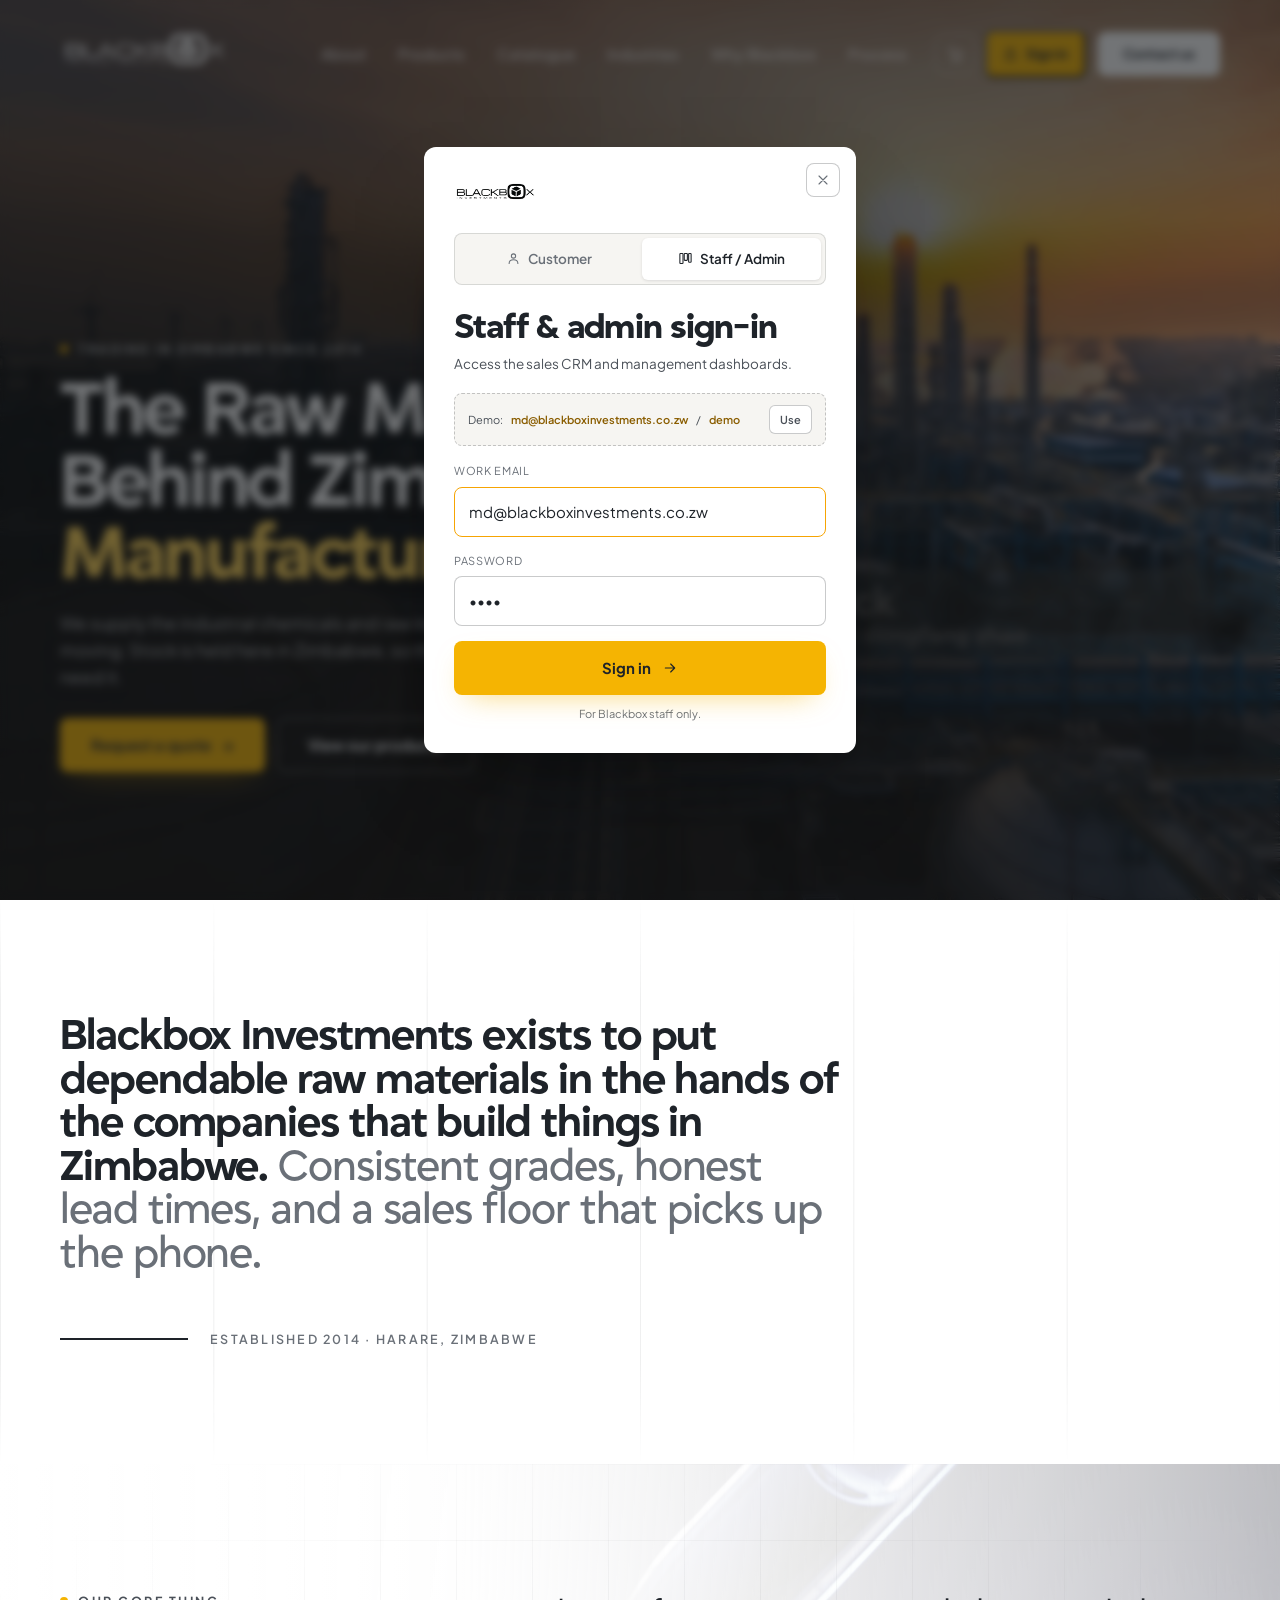
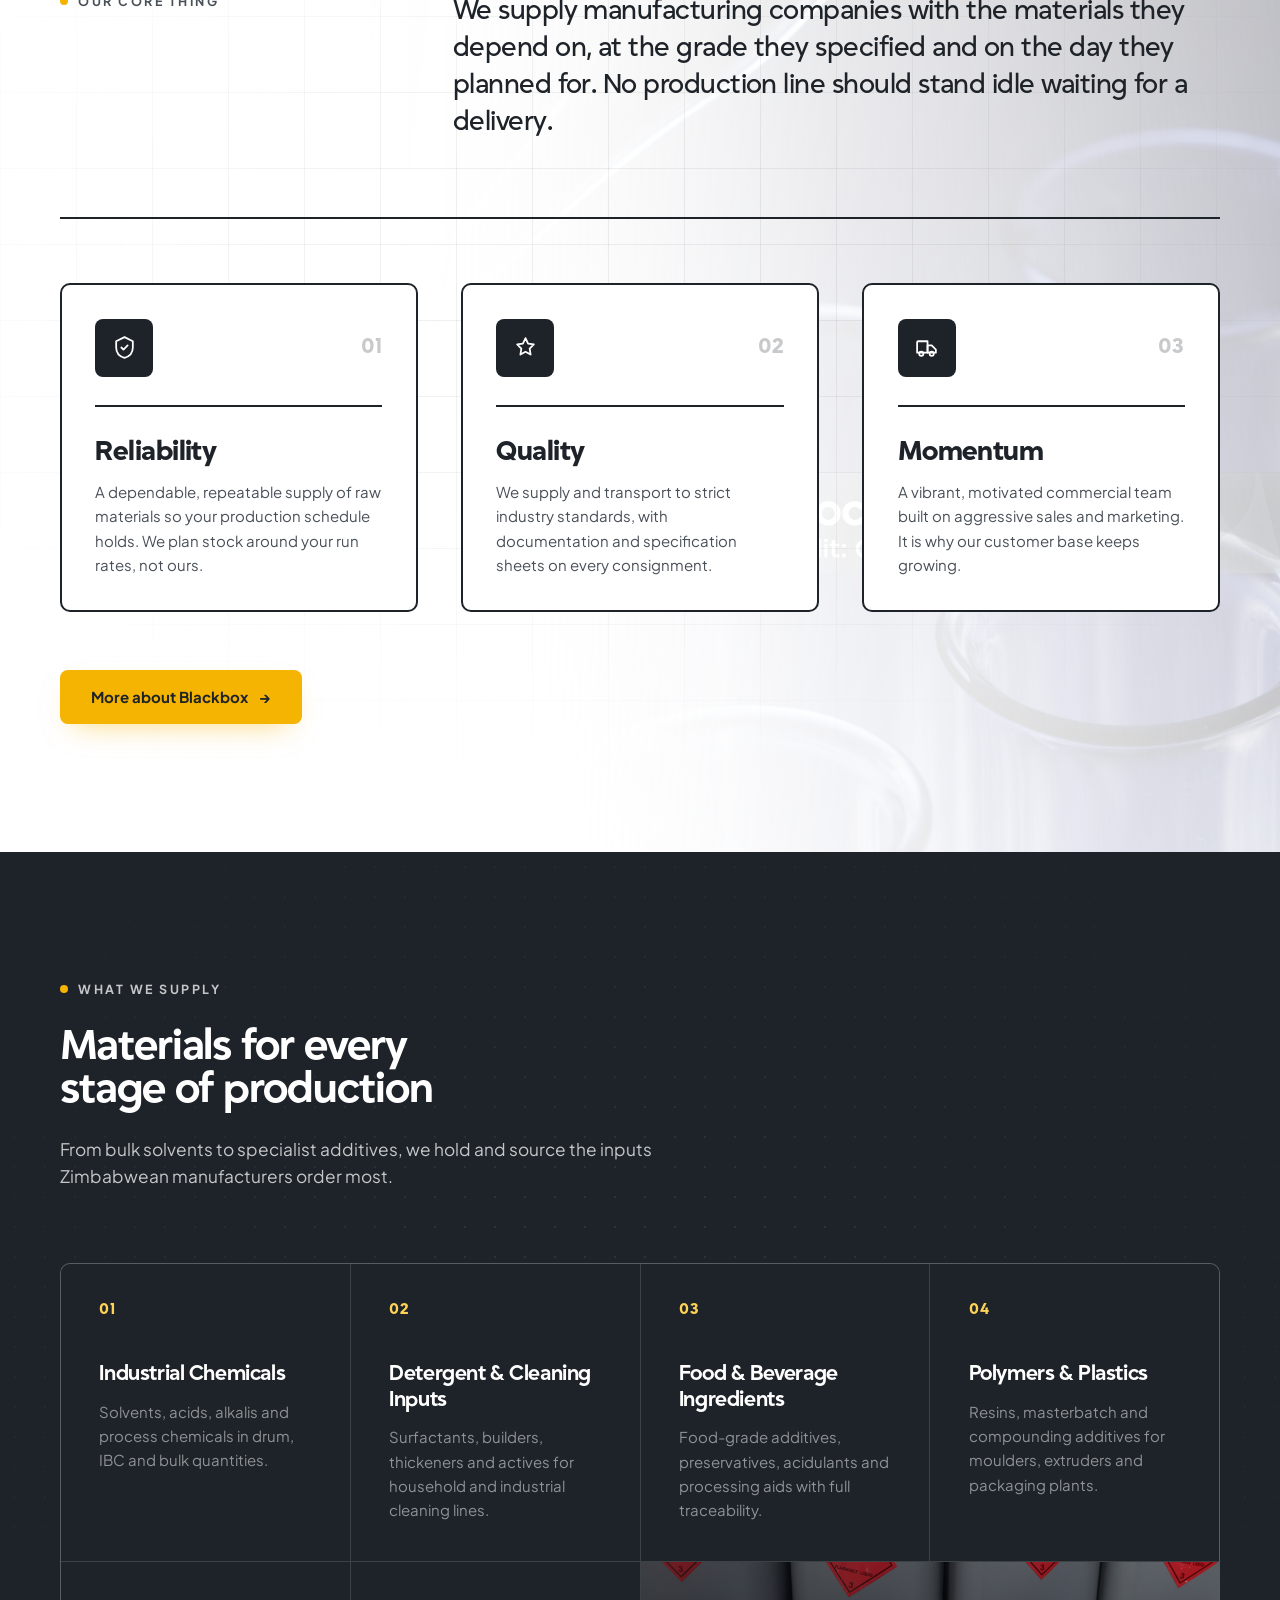
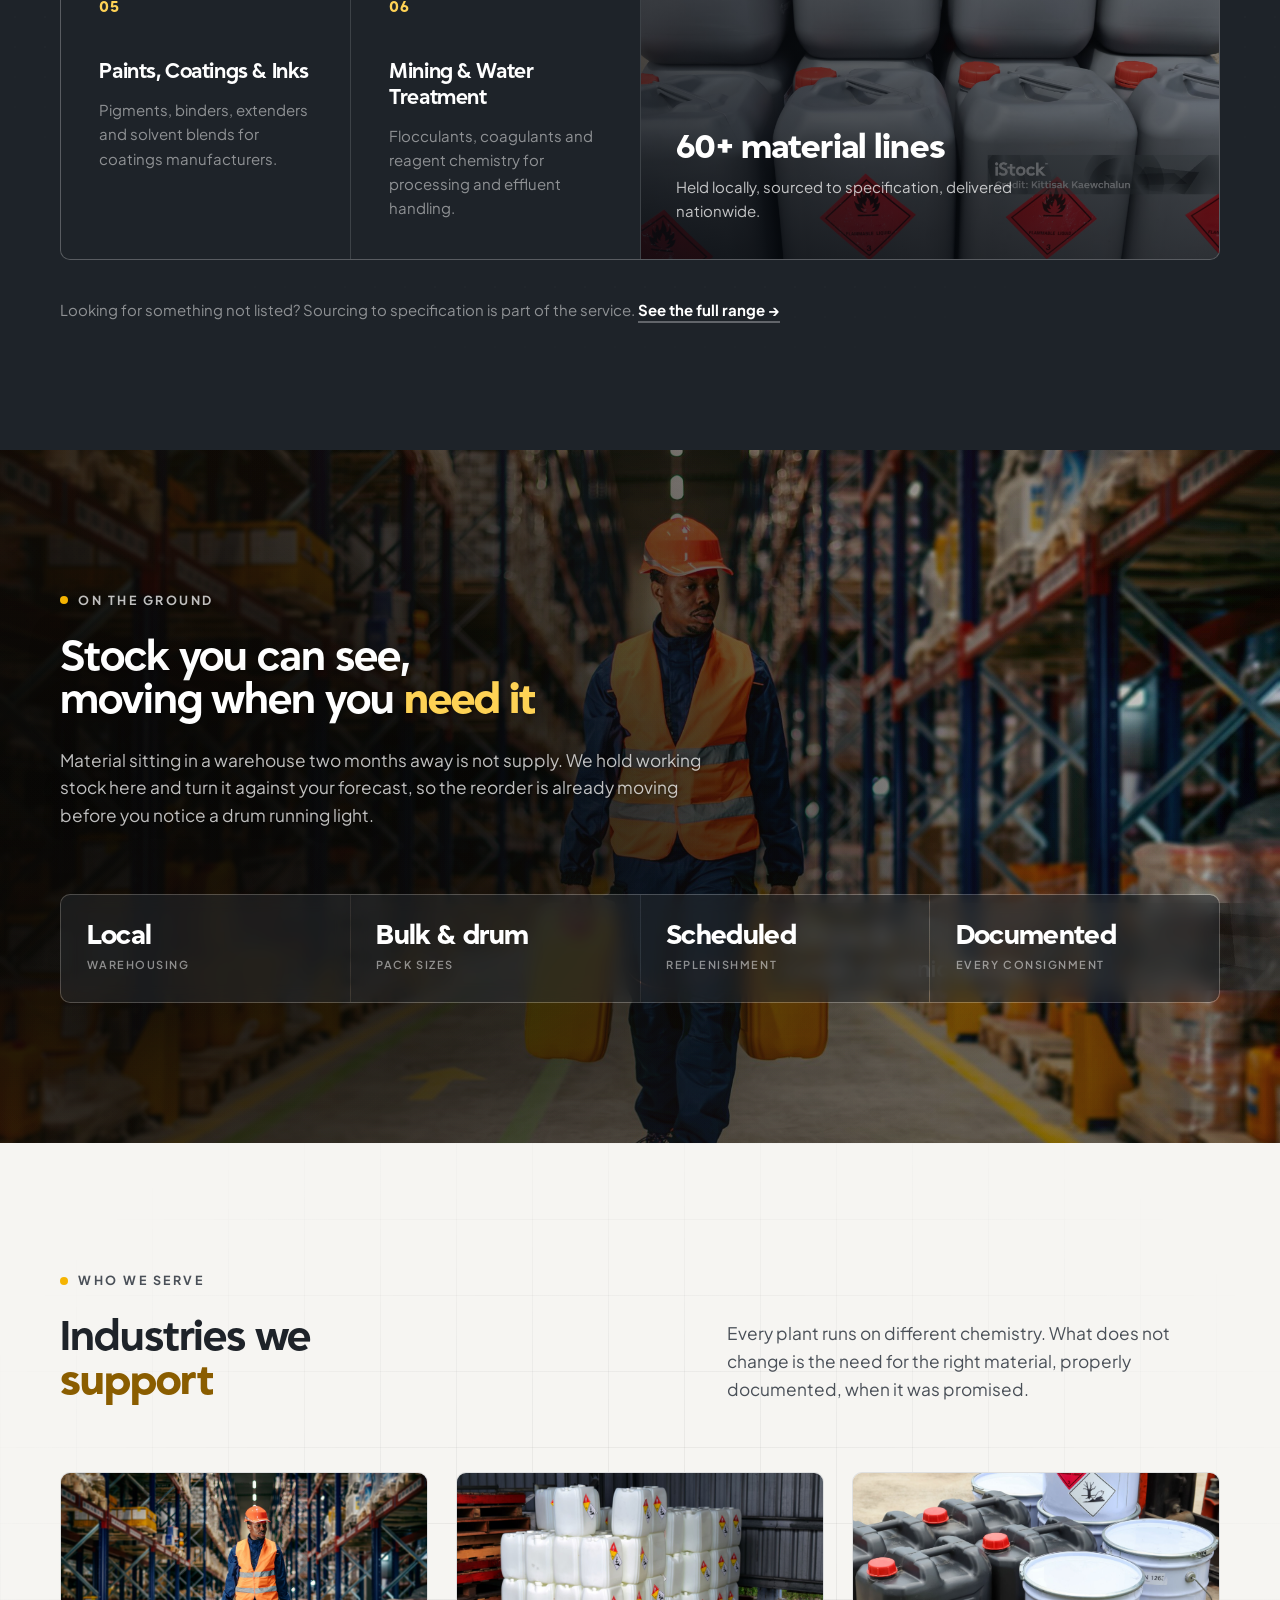
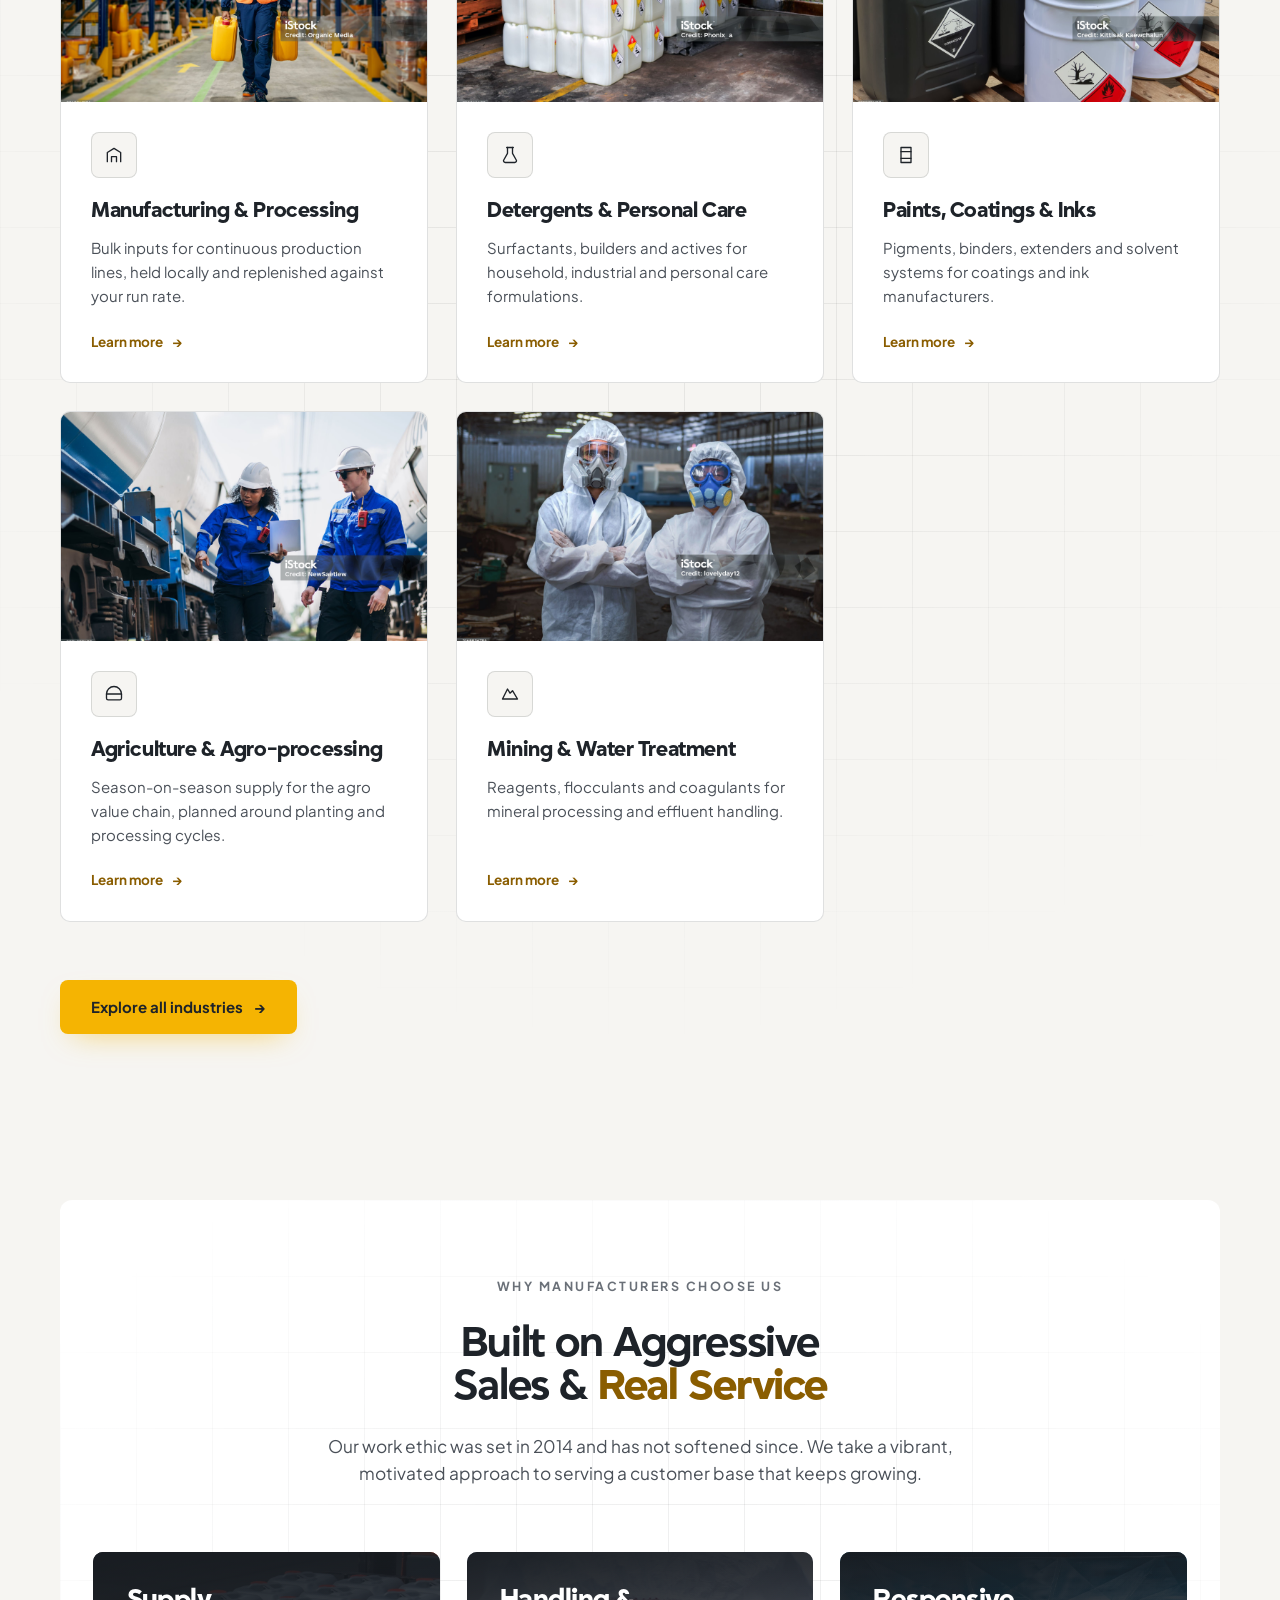
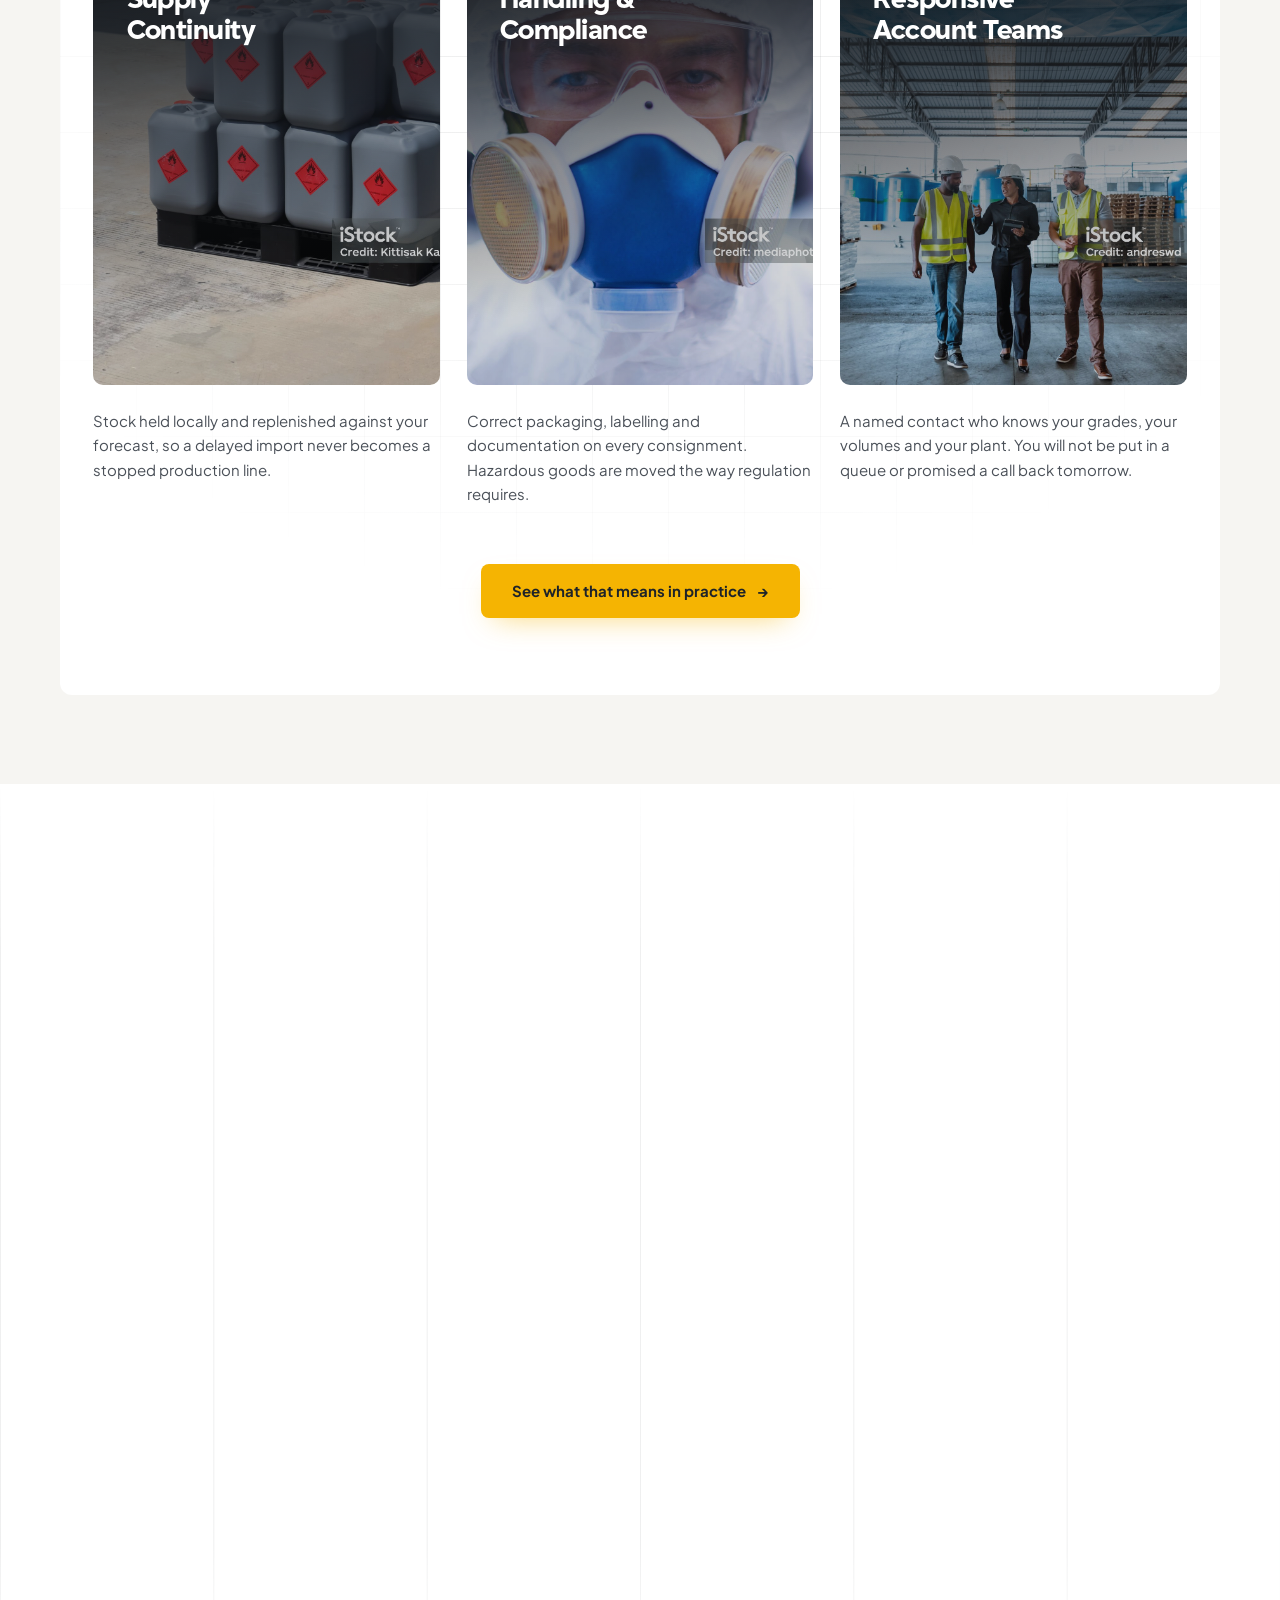
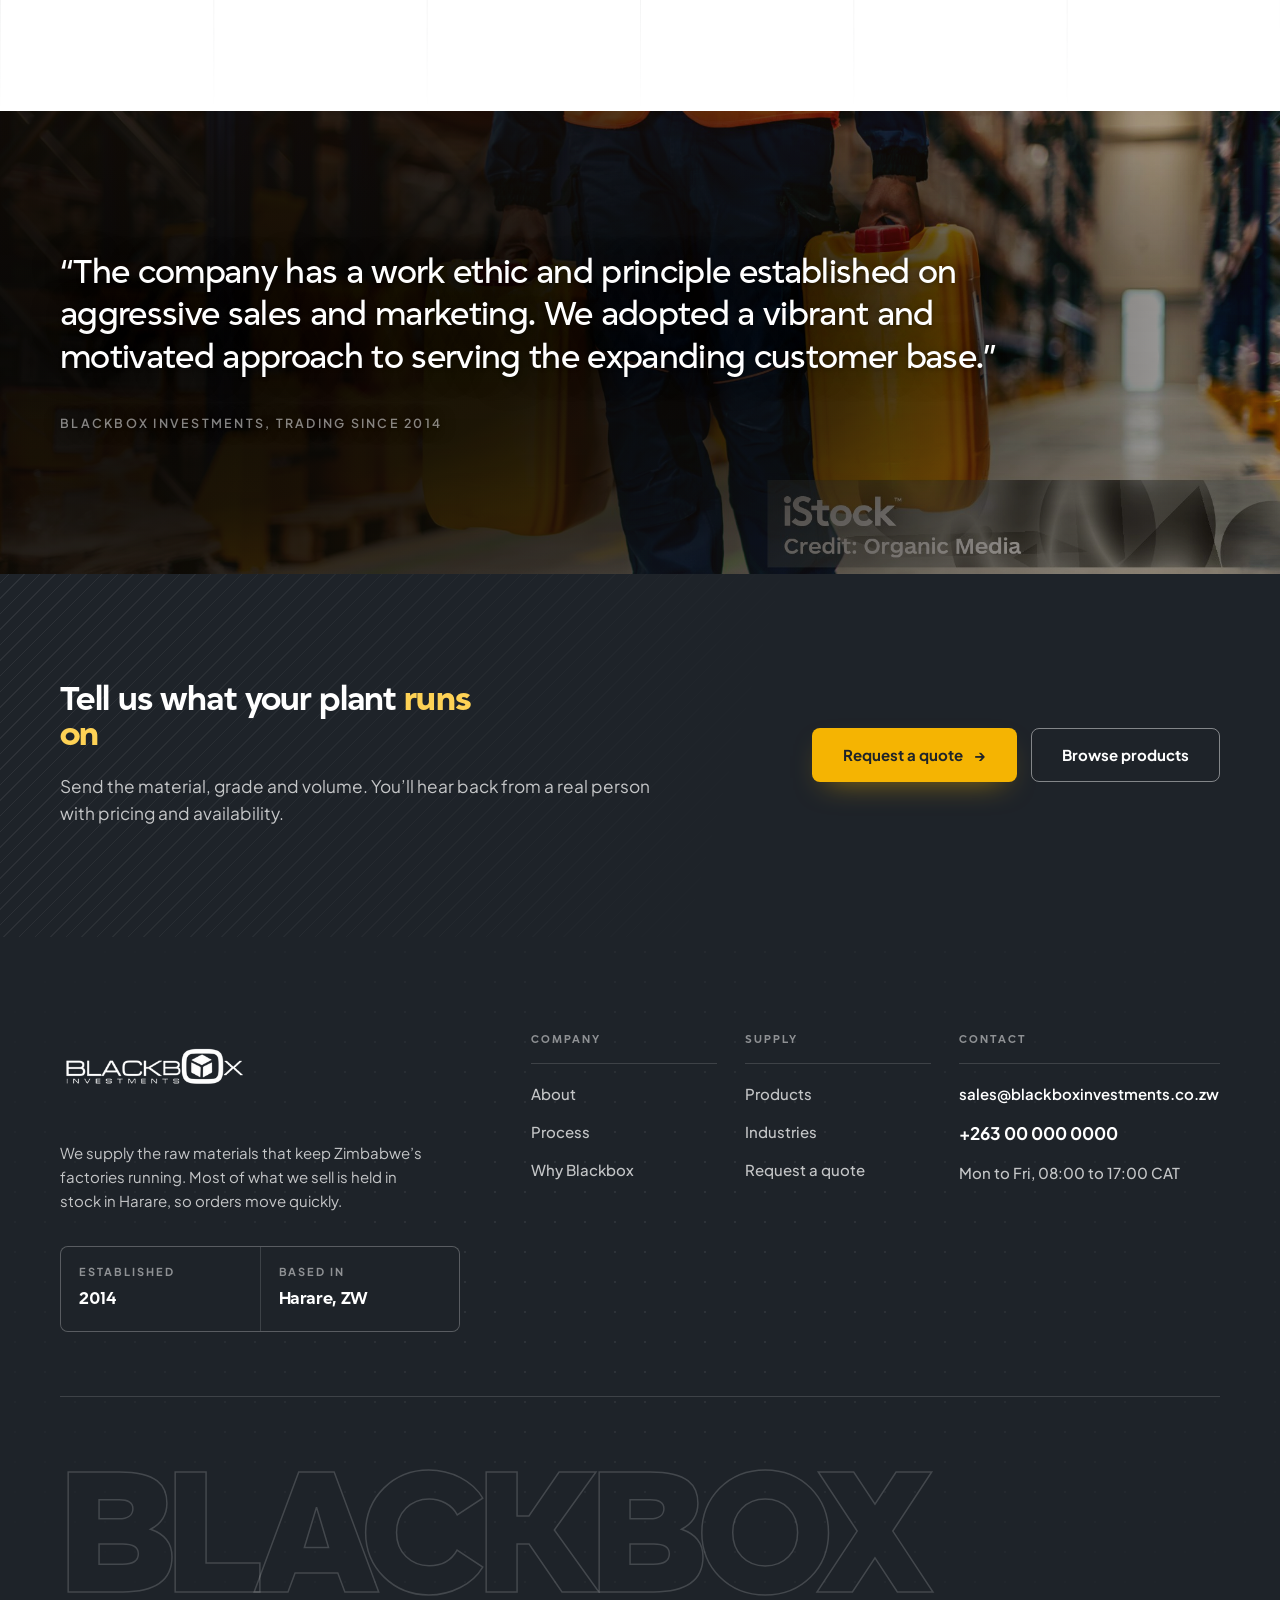
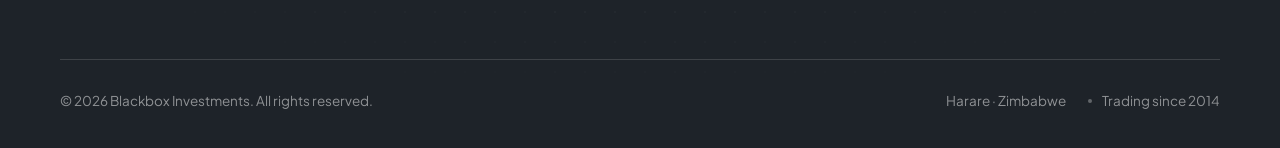
<file: admin.html>
<!DOCTYPE html>
<html lang="en">
<head>
<meta charset="utf-8">
<meta name="viewport" content="width=device-width, initial-scale=1">
<title>Console | Blackbox Investments</title>
<meta name="theme-color" content="#1E2329">
<link rel="icon" href="assets/img/logo.png">
<link rel="preload" href="assets/fonts/grift-700.woff2" as="font" type="font/woff2" crossorigin>
<link rel="preload" href="assets/fonts/grift-800.woff2" as="font" type="font/woff2" crossorigin>
<link rel="preconnect" href="https://fonts.googleapis.com">
<link rel="preconnect" href="https://fonts.gstatic.com" crossorigin>
<link href="https://fonts.googleapis.com/css2?family=Plus+Jakarta+Sans:ital,wght@0,300;0,400;0,500;0,600;0,700;0,800;1,400&display=swap" rel="stylesheet">
<link rel="stylesheet" href="assets/css/styles.css">
<link rel="stylesheet" href="assets/css/platform.css">
</head>
<body class="bbx-appbody" data-page="admin">
<div id="bbx-app"></div>
<script src="assets/js/main.js"></script>
<script src="assets/js/app.js"></script>
</body>
</html>
</file>
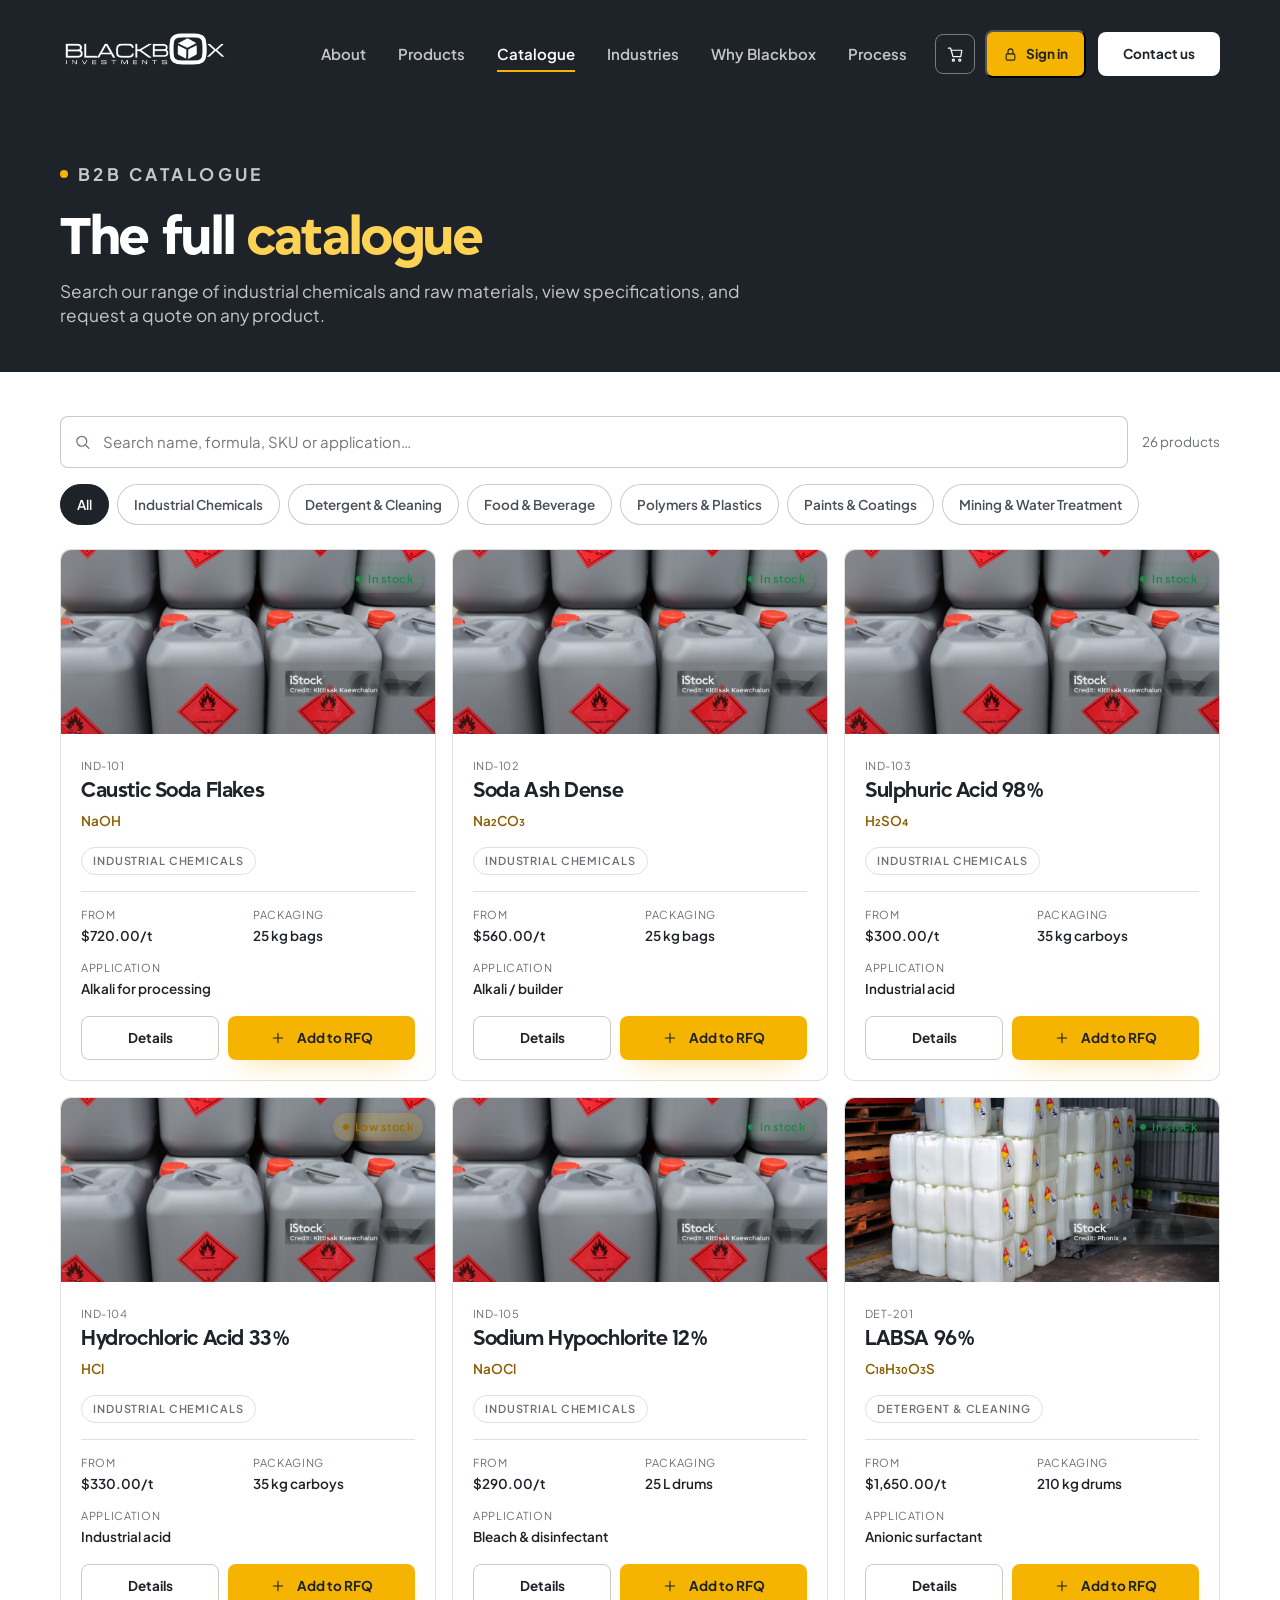
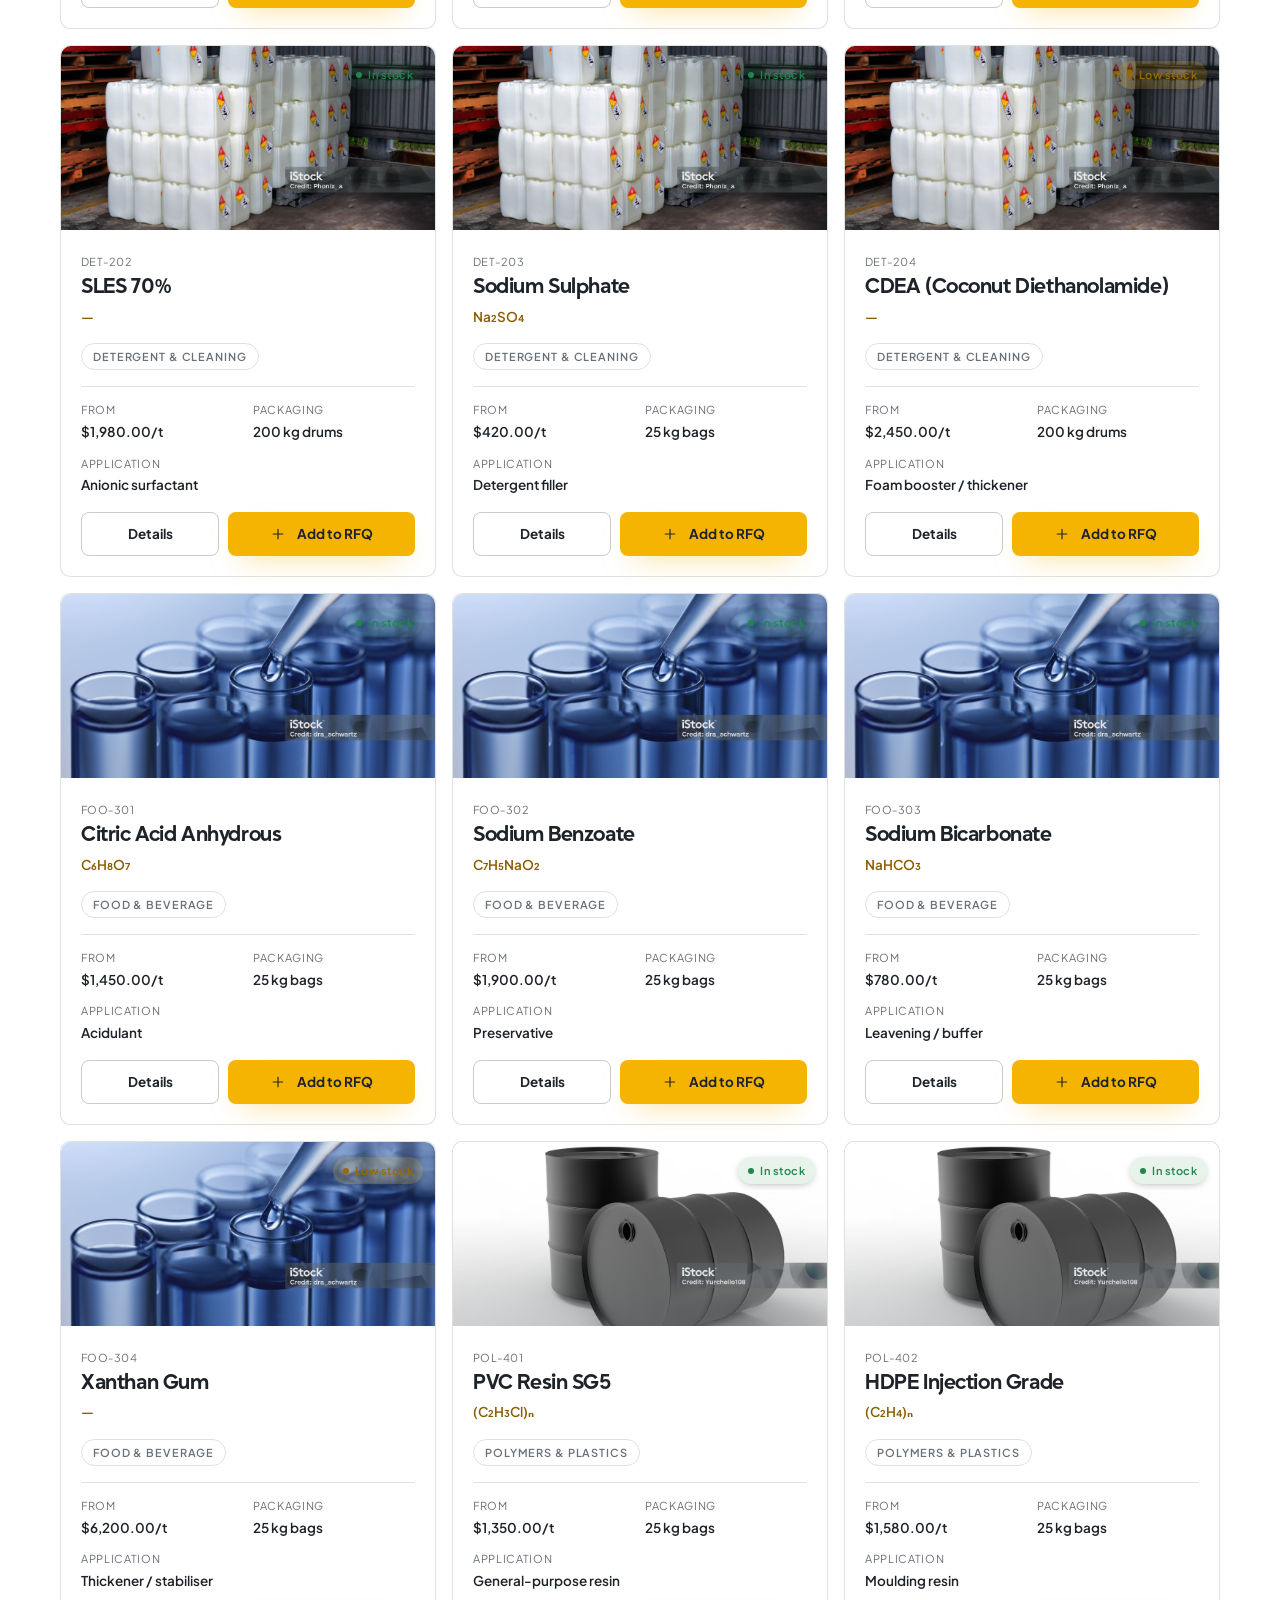
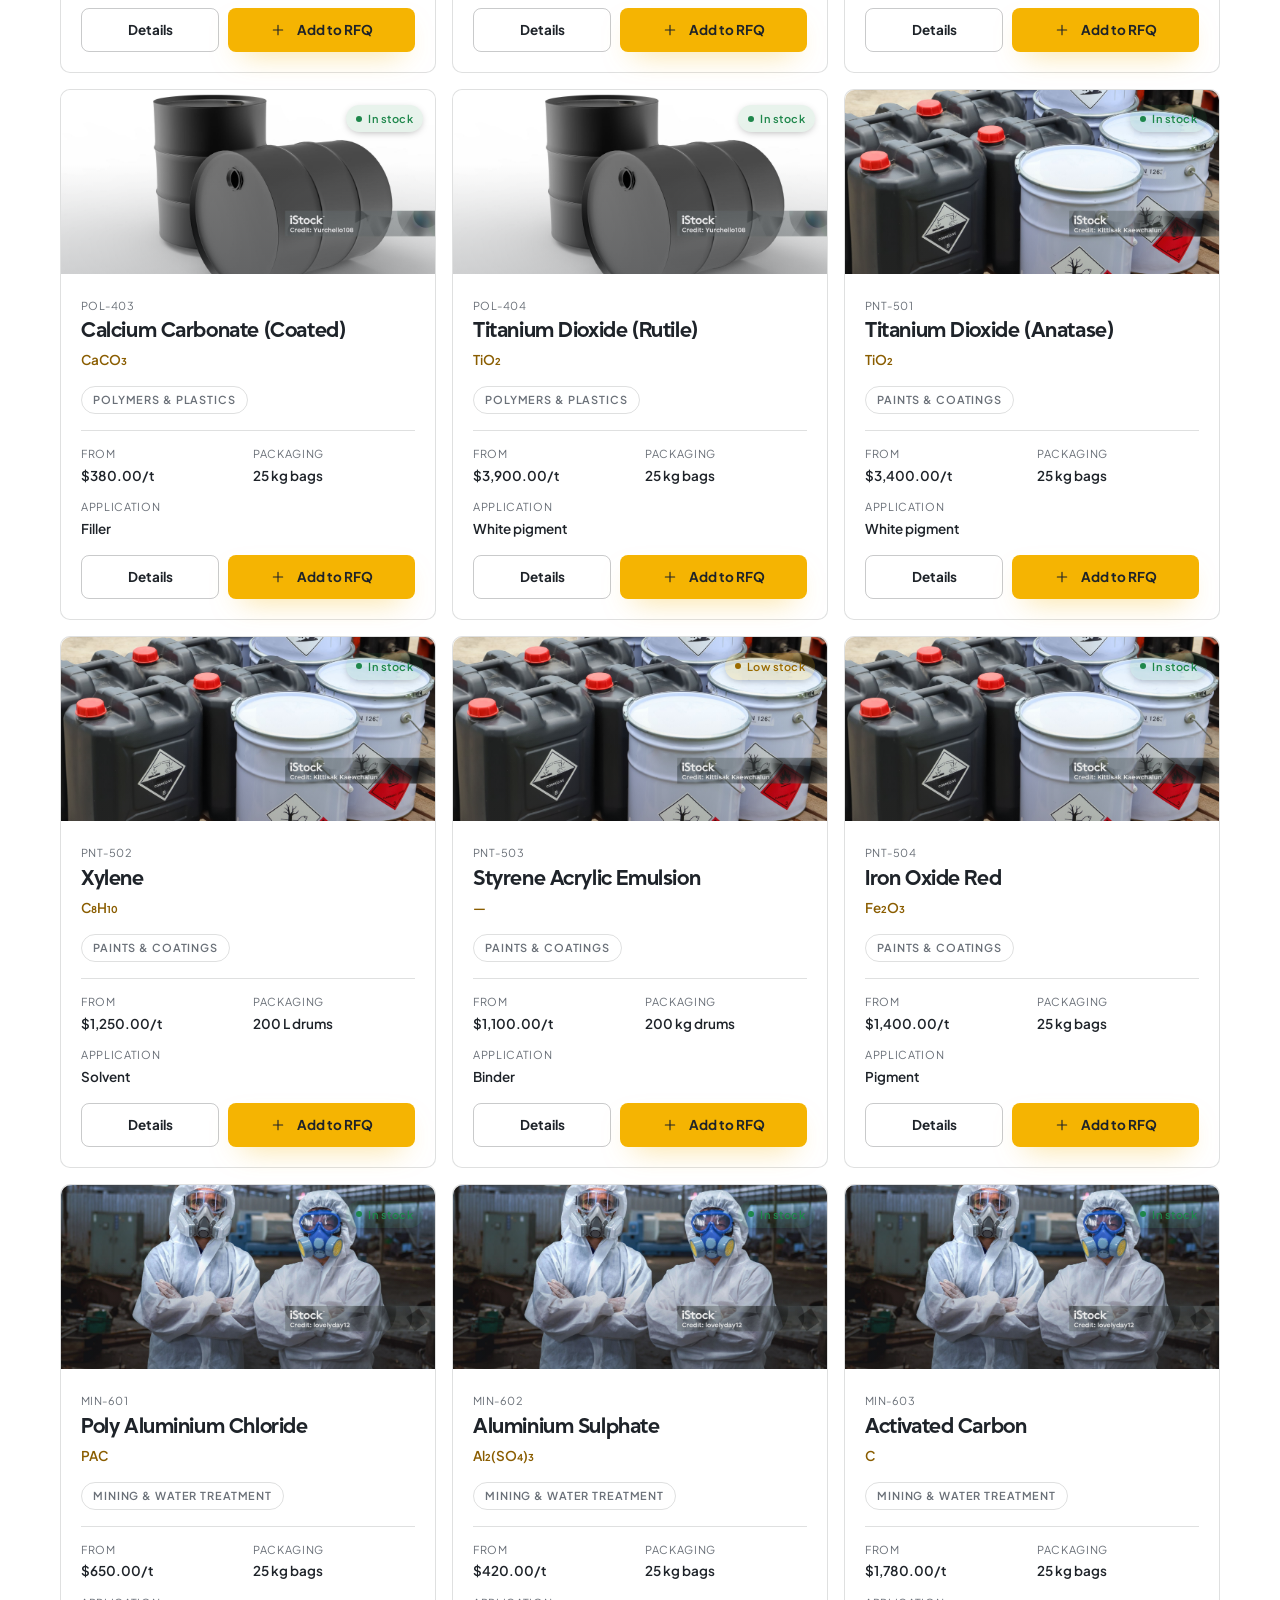
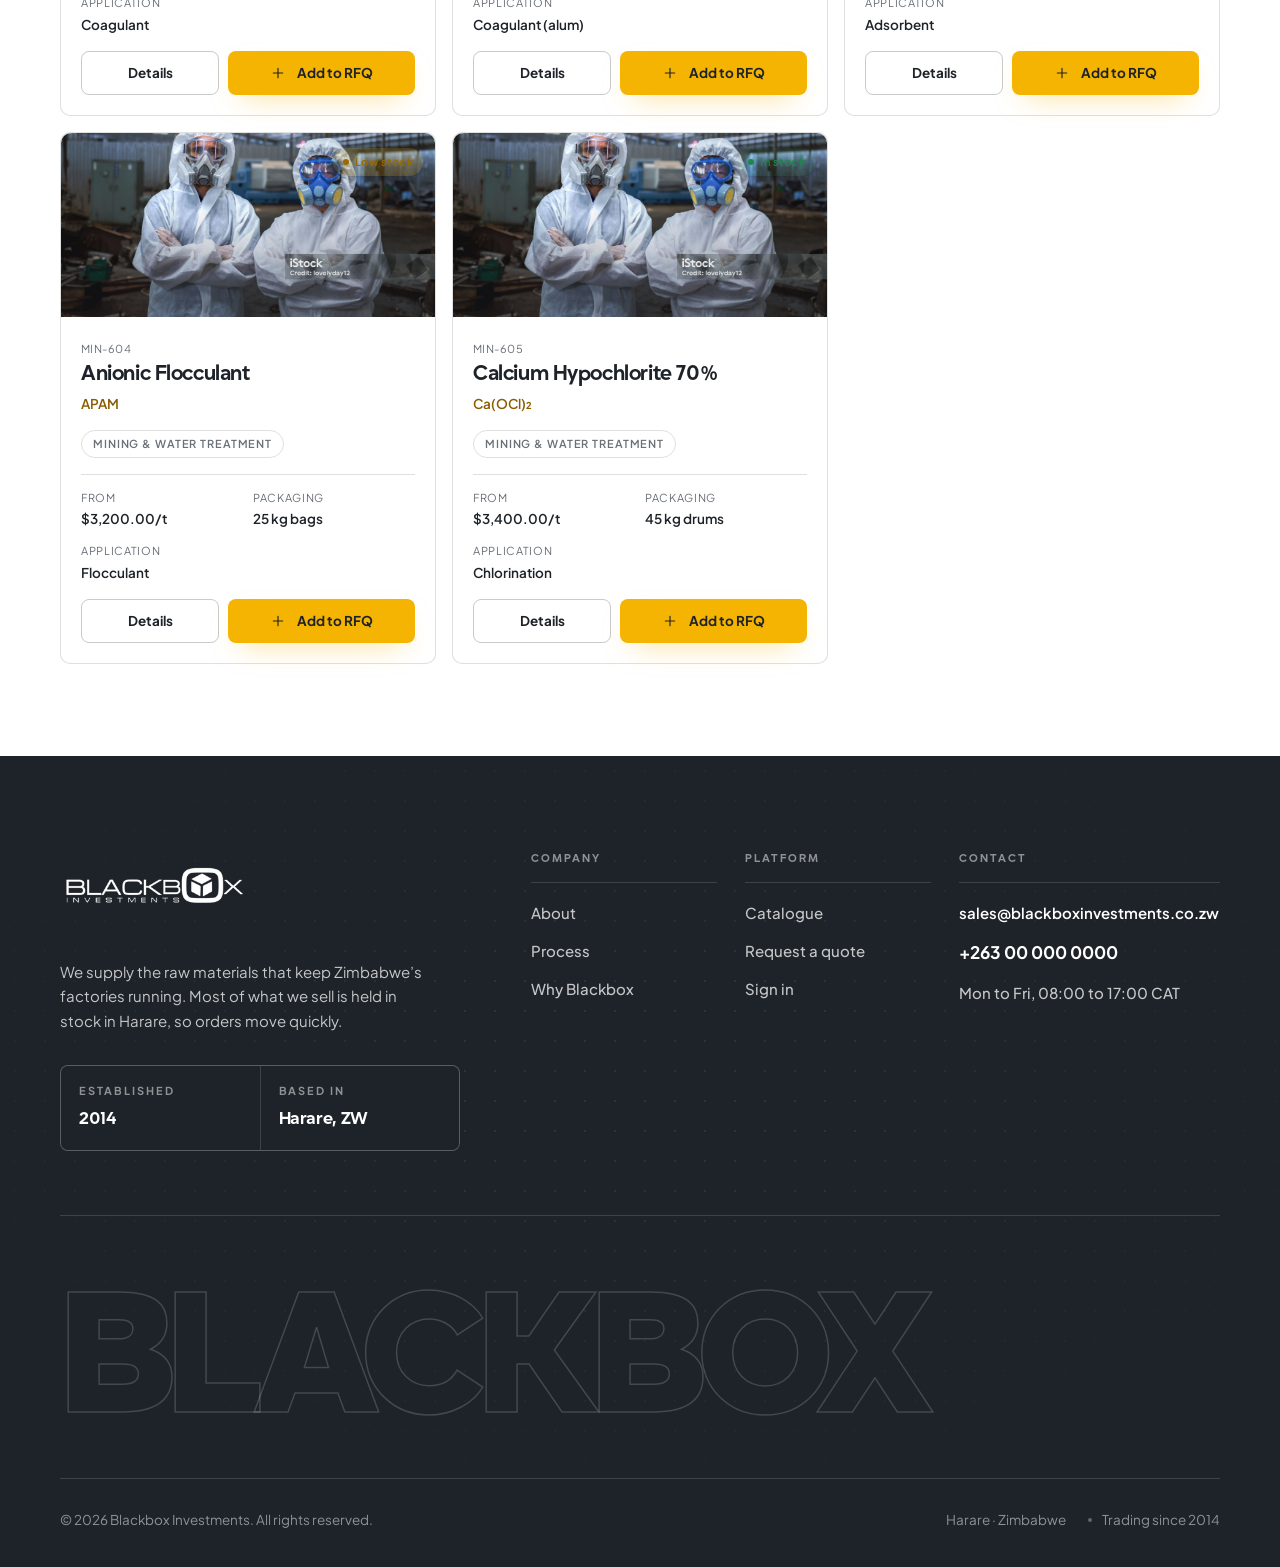
<file: catalogue.html>
<!DOCTYPE html>
<html lang="en">
<head>
<meta charset="utf-8">
<meta name="viewport" content="width=device-width, initial-scale=1">
<title>Catalogue | Blackbox Investments</title>
<meta name="theme-color" content="#0B1017">
<link rel="icon" href="assets/img/logo.png">
<link rel="preload" href="assets/fonts/grift-700.woff2" as="font" type="font/woff2" crossorigin>
<link rel="preload" href="assets/fonts/grift-800.woff2" as="font" type="font/woff2" crossorigin>
<link rel="preconnect" href="https://fonts.googleapis.com">
<link rel="preconnect" href="https://fonts.gstatic.com" crossorigin>
<link href="https://fonts.googleapis.com/css2?family=Plus+Jakarta+Sans:ital,wght@0,300;0,400;0,500;0,600;0,700;0,800;1,400&display=swap" rel="stylesheet">
<link rel="stylesheet" href="assets/css/styles.css">
<link rel="stylesheet" href="assets/css/platform.css">
</head>
<body data-page="catalogue">
<a class="skip-link" href="#main">Skip to content</a>
<header class="site-header" id="siteHeader">
  <div class="shell header-inner">
    <a class="brand" href="index.html" aria-label="Blackbox Investments home">
      <img src="assets/img/logo-white.png" alt="Blackbox Investments" class="brand-mark brand-mark--light">
      <img src="assets/img/logo.png" alt="" aria-hidden="true" class="brand-mark brand-mark--dark">
    </a>
    <nav class="nav" id="primaryNav" aria-label="Primary">
      <a href="about.html">About</a>
      <a href="products.html">Products</a>
      <a href="industries.html">Industries</a>
      <a href="why-blackbox.html">Why Blackbox</a>
      <a href="process.html">Process</a>
    </nav>
    <div class="header-actions">
      <a class="btn btn--pill" href="contact.html">Contact us</a>
      <button class="nav-toggle" id="navToggle" aria-expanded="false" aria-controls="primaryNav" aria-label="Open menu"><span></span><span></span></button>
    </div>
  </div>
</header>
<main id="main">
  <section class="bbx-intro">
    <div class="pattern pattern--grid" aria-hidden="true"></div>
    <div class="shell">
      <p class="eyebrow eyebrow--light"><span class="dot"></span> B2B Catalogue</p>
      <h1>The full <em>catalogue</em></h1>
      <p>Search our range of industrial chemicals and raw materials, view specifications, and request a quote on any product.</p>
    </div>
  </section>
  <section class="bbx-page ">
    <div class="shell"><div id="bbx-root"></div></div>
  </section>
</main>
<footer class="site-footer">
  <div class="pattern pattern--dots" aria-hidden="true"></div>
  <div class="shell">
    <div class="footer-top">
      <div class="footer-brand">
        <img src="assets/img/logo-white.png" alt="Blackbox Investments">
        <p>We supply the raw materials that keep Zimbabwe&rsquo;s factories running. Most of what we sell is held in stock in Harare, so orders move quickly.</p>
        <ul class="footer-meta" role="list"><li><span>Established</span><strong>2014</strong></li><li><span>Based in</span><strong>Harare, ZW</strong></li></ul>
      </div>
      <nav class="footer-nav" aria-label="Footer">
        <div><h4>Company</h4><a href="about.html">About</a><a href="process.html">Process</a><a href="why-blackbox.html">Why Blackbox</a></div>
        <div><h4>Platform</h4><a href="catalogue.html">Catalogue</a><a href="rfq.html">Request a quote</a><a href="signin.html">Sign in</a></div>
        <div><h4>Contact</h4><a class="footer-contact" href="mailto:sales@blackboxinvestments.co.zw">sales@blackboxinvestments.co.zw</a><a class="footer-contact footer-contact--lg" href="tel:+263000000000">+263 00 000 0000</a><span>Mon to Fri, 08:00 to 17:00 CAT</span></div>
      </nav>
    </div>
    <div class="footer-wordmark" aria-hidden="true">BLACKBOX</div>
    <div class="footer-bottom"><p>&copy; <span id="year">2026</span> Blackbox Investments. All rights reserved.</p><ul class="footer-legal" role="list"><li>Harare &middot; Zimbabwe</li><li>Trading since 2014</li></ul></div>
  </div>
</footer>
<script src="assets/js/main.js"></script>
<script src="assets/js/app.js"></script>
</body>
</html>
</file>
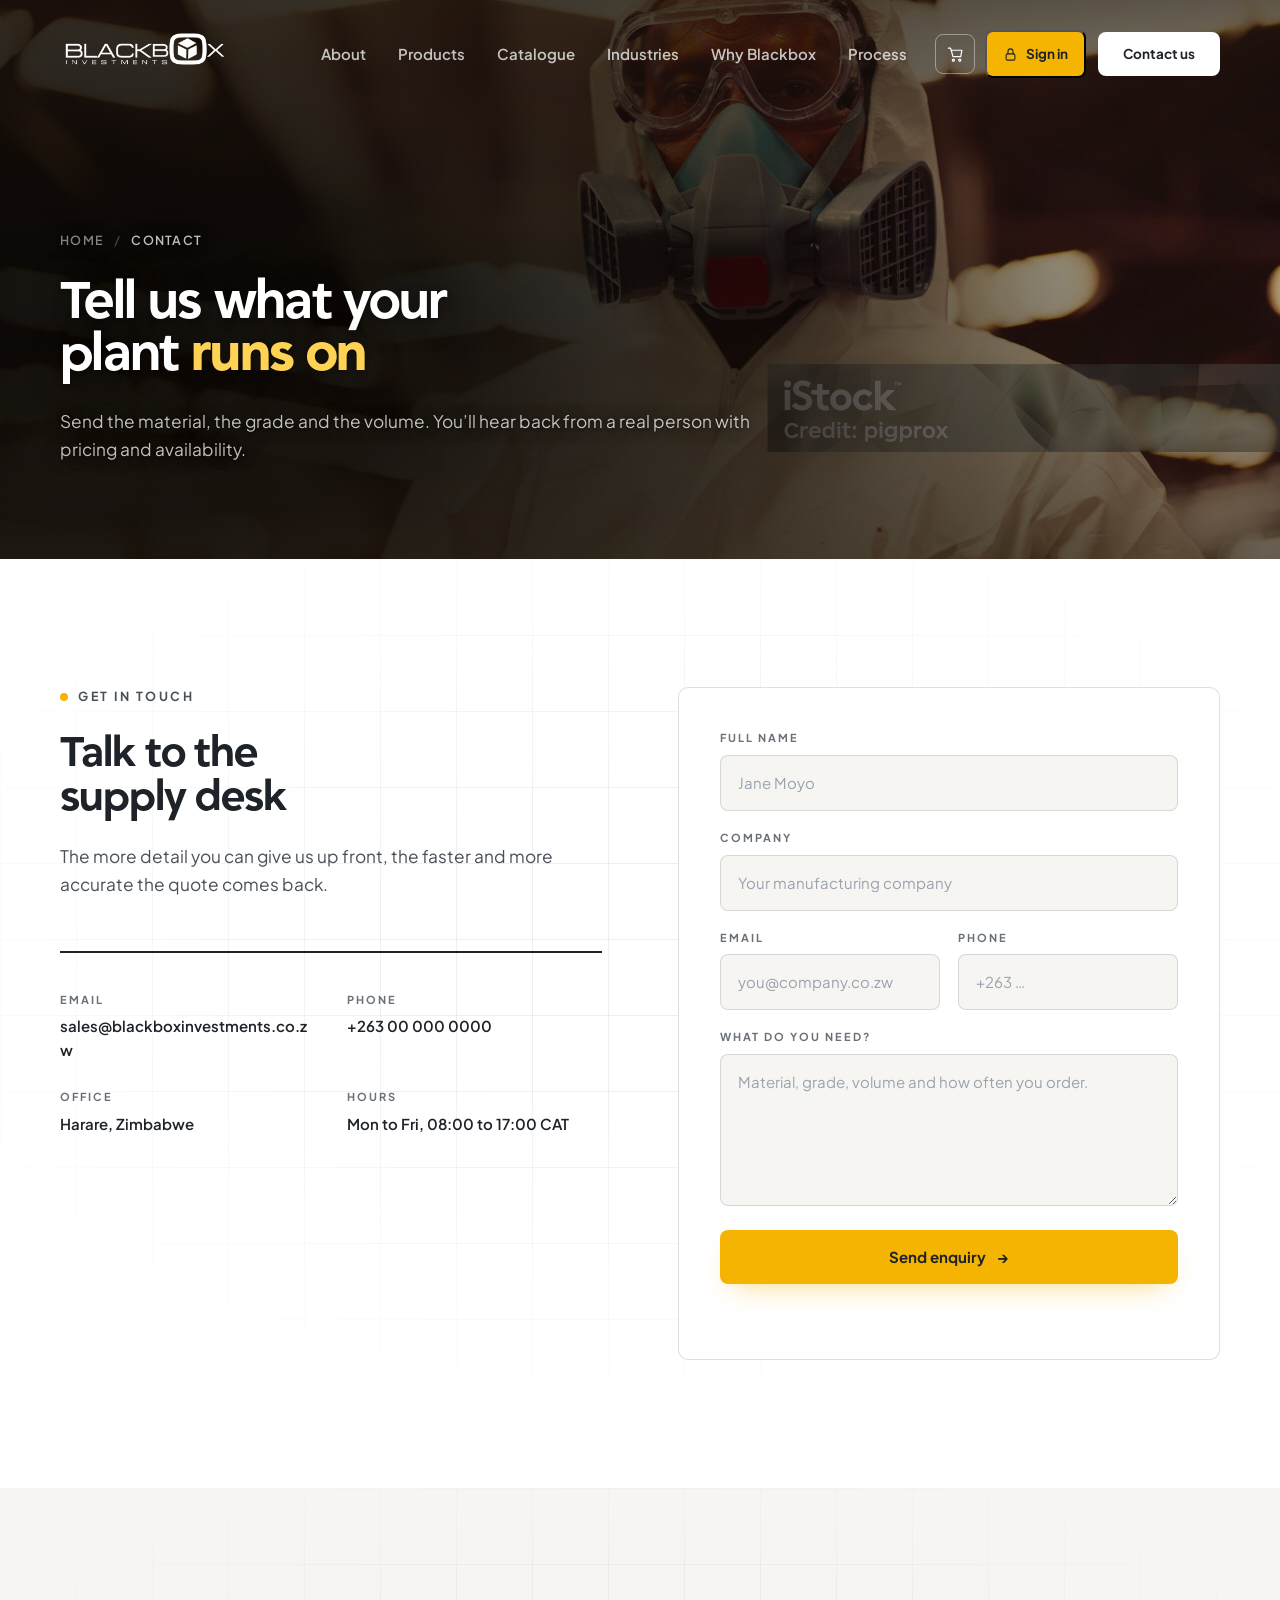
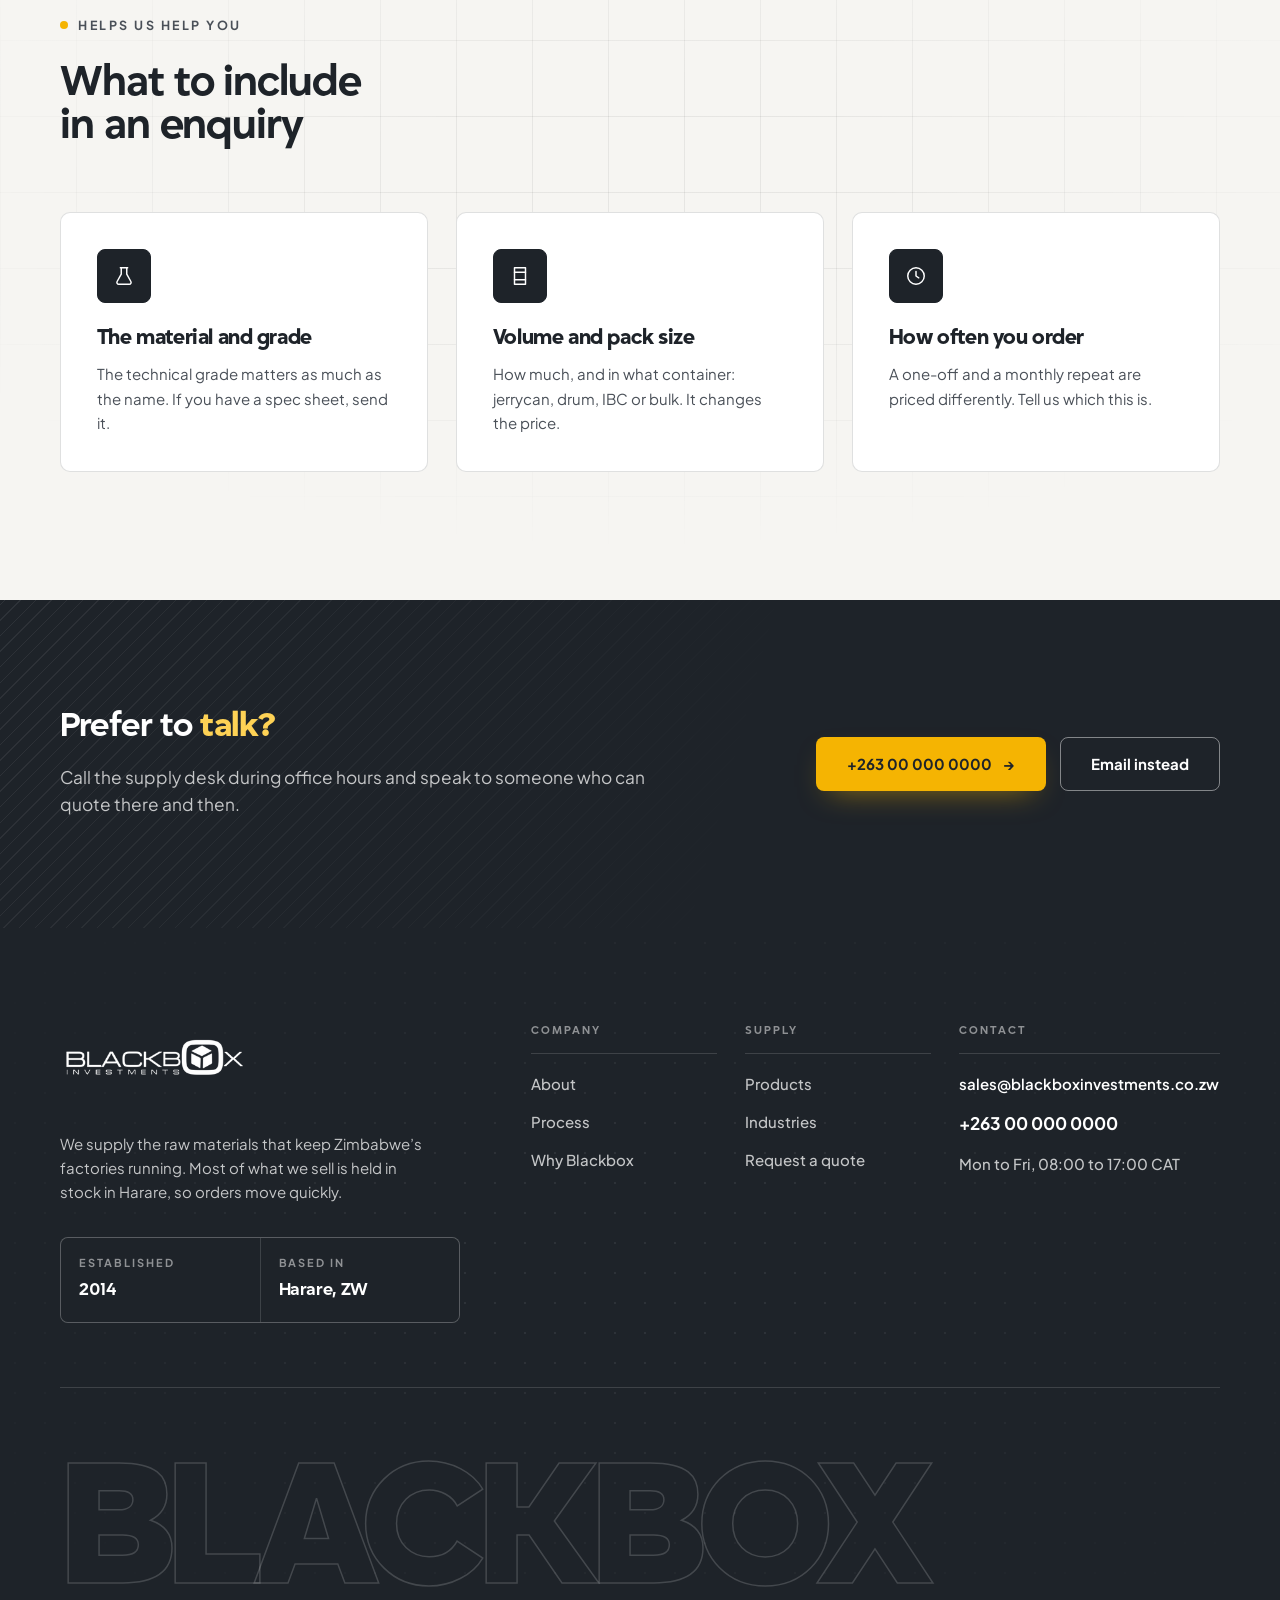
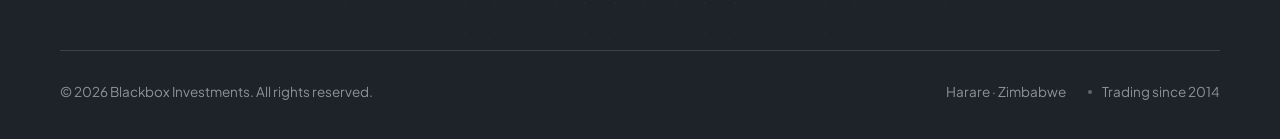
<file: contact.html>
<!DOCTYPE html>
<html lang="en">
<head>
<meta charset="utf-8">
<meta name="viewport" content="width=device-width, initial-scale=1">
<title>Contact | Blackbox Investments</title>
<meta name="description" content="Request a quote or talk to the Blackbox Investments supply team in Harare, Zimbabwe.">
<meta name="theme-color" content="#0B1017">
<meta property="og:type" content="website">
<meta property="og:title" content="Contact | Blackbox Investments">
<meta property="og:description" content="Request a quote or talk to the Blackbox Investments supply team in Harare, Zimbabwe.">
<meta property="og:image" content="assets/img/hero-refinery.jpg">
<link rel="icon" href="assets/img/logo.png">
<link rel="preload" href="assets/fonts/grift-700.woff2" as="font" type="font/woff2" crossorigin>
<link rel="preload" href="assets/fonts/grift-800.woff2" as="font" type="font/woff2" crossorigin>
<link rel="preconnect" href="https://fonts.googleapis.com">
<link rel="preconnect" href="https://fonts.gstatic.com" crossorigin>
<link href="https://fonts.googleapis.com/css2?family=Plus+Jakarta+Sans:ital,wght@0,300;0,400;0,500;0,600;0,700;0,800;1,400&display=swap" rel="stylesheet">
<link rel="stylesheet" href="assets/css/styles.css">
<link rel="stylesheet" href="assets/css/platform.css">
</head>
<body>

<a class="skip-link" href="#main">Skip to content</a>

<header class="site-header" id="siteHeader">
  <div class="shell header-inner">
    <a class="brand" href="index.html" aria-label="Blackbox Investments home">
      <img src="assets/img/logo-white.png" alt="Blackbox Investments" class="brand-mark brand-mark--light">
      <img src="assets/img/logo.png" alt="" aria-hidden="true" class="brand-mark brand-mark--dark">
    </a>

    <nav class="nav" id="primaryNav" aria-label="Primary">
      <a href="about.html">About</a>
      <a href="products.html">Products</a>
      <a href="industries.html">Industries</a>
      <a href="why-blackbox.html">Why Blackbox</a>
      <a href="process.html">Process</a>
    </nav>

    <div class="header-actions">
      <a class="btn btn--pill" href="contact.html">Contact us</a>
      <button class="nav-toggle" id="navToggle" aria-expanded="false" aria-controls="primaryNav" aria-label="Open menu">
        <span></span><span></span>
      </button>
    </div>
  </div>
</header>

<main id="main">

<section class="page-hero">
  <div class="page-hero-bg"><img src="assets/img/hazmat-portrait.jpg" alt="Technician in protective coveralls and a respirator inside an industrial building" fetchpriority="high"></div>
  <div class="shell">
    <nav class="crumbs" aria-label="Breadcrumb">
      <a href="index.html">Home</a><span class="sep" aria-hidden="true">/</span><span aria-current="page">Contact</span>
    </nav>
    <h1 class="page-title reveal">Tell us what your<br>plant <em>runs on</em></h1>
    <p class="page-lead reveal" data-delay="1">Send the material, the grade and the volume. You&rsquo;ll hear back from a real person with pricing and availability.</p>
  </div>
</section>

<section class="contact" style="background:var(--white)">
  <div class="pattern pattern--grid" aria-hidden="true"></div>
  <div class="shell contact-inner">
    <div class="contact-copy">
      <p class="eyebrow reveal"><span class="dot"></span> Get in touch</p>
      <h2 class="section-title reveal" data-delay="1">Talk to the<br>supply desk</h2>
      <p class="section-sub reveal" data-delay="2">
        The more detail you can give us up front, the faster and more accurate the
        quote comes back.
      </p>

      <ul class="contact-details reveal" data-delay="3" role="list">
        <li>
          <span class="c-label">Email</span>
          <a href="mailto:sales@blackboxinvestments.co.zw">sales@blackboxinvestments.co.zw</a>
        </li>
        <li>
          <span class="c-label">Phone</span>
          <a href="tel:+263000000000">+263 00 000 0000</a>
        </li>
        <li>
          <span class="c-label">Office</span>
          <span>Harare, Zimbabwe</span>
        </li>
        <li>
          <span class="c-label">Hours</span>
          <span>Mon to Fri, 08:00 to 17:00 CAT</span>
        </li>
      </ul>
    </div>

    <form class="contact-form reveal" data-delay="2" id="contactForm" novalidate>
      <div class="field">
        <label for="f-name">Full name</label>
        <input id="f-name" name="name" type="text" autocomplete="name" required placeholder="Jane Moyo">
      </div>
      <div class="field">
        <label for="f-company">Company</label>
        <input id="f-company" name="company" type="text" autocomplete="organization" placeholder="Your manufacturing company">
      </div>
      <div class="field-row">
        <div class="field">
          <label for="f-email">Email</label>
          <input id="f-email" name="email" type="email" autocomplete="email" required placeholder="you@company.co.zw">
        </div>
        <div class="field">
          <label for="f-phone">Phone</label>
          <input id="f-phone" name="phone" type="tel" autocomplete="tel" placeholder="+263 &hellip;">
        </div>
      </div>
      <div class="field">
        <label for="f-message">What do you need?</label>
        <textarea id="f-message" name="message" rows="5" required placeholder="Material, grade, volume and how often you order."></textarea>
      </div>
      <button class="btn btn--primary btn--block" type="submit">Send enquiry <span class="btn-arrow" aria-hidden="true">&rarr;</span></button>
      <p class="form-note" id="formNote" role="status" aria-live="polite"></p>
    </form>
  </div>
</section>

<section class="plain-section plain-section--paper">
  <div class="pattern pattern--grid" aria-hidden="true"></div>
  <div class="shell">
    <div class="section-head">
      <p class="eyebrow reveal"><span class="dot"></span> Helps us help you</p>
      <h2 class="section-title reveal" data-delay="1">What to include<br>in an enquiry</h2>
    </div>
    <div class="tile-grid">
  <article class="tile reveal">
    <span class="feature-icon" aria-hidden="true"><svg viewBox="0 0 24 24" fill="none" stroke="currentColor" stroke-width="1.6" stroke-linecap="round" stroke-linejoin="round"><path d="M9 3v7L4.5 18A2 2 0 0 0 6.3 21h11.4a2 2 0 0 0 1.8-3L15 10V3"/><path d="M8 3h8"/></svg></span>
    <h3>The material and grade</h3>
    <p>The technical grade matters as much as the name. If you have a spec sheet, send it.</p>
  </article>

  <article class="tile reveal">
    <span class="feature-icon" aria-hidden="true"><svg viewBox="0 0 24 24" fill="none" stroke="currentColor" stroke-width="1.6" stroke-linecap="round" stroke-linejoin="round"><path d="M6 3h12v18H6z"/><path d="M6 8h12M6 16h12"/></svg></span>
    <h3>Volume and pack size</h3>
    <p>How much, and in what container: jerrycan, drum, IBC or bulk. It changes the price.</p>
  </article>

  <article class="tile reveal">
    <span class="feature-icon" aria-hidden="true"><svg viewBox="0 0 24 24" fill="none" stroke="currentColor" stroke-width="1.6" stroke-linecap="round" stroke-linejoin="round"><circle cx="12" cy="12" r="9"/><path d="M12 7v5l3 2"/></svg></span>
    <h3>How often you order</h3>
    <p>A one-off and a monthly repeat are priced differently. Tell us which this is.</p>
  </article>

    </div>
  </div>
</section>

<section class="cta-band">
  <div class="pattern pattern--hatch" aria-hidden="true"></div>
  <div class="shell cta-inner">
    <div class="reveal">
      <h2>Prefer to <em>talk?</em></h2>
      <p>Call the supply desk during office hours and speak to someone who can quote there and then.</p>
    </div>
    <div class="cta-actions reveal" data-delay="1">
      <a class="btn btn--primary" href="tel:+263000000000">+263 00 000 0000 <span class="btn-arrow" aria-hidden="true">&rarr;</span></a>
      <a class="btn btn--ghost" href="mailto:sales@blackboxinvestments.co.zw">Email instead</a>
    </div>
  </div>
</section>
</main>

<footer class="site-footer">
  <div class="pattern pattern--dots" aria-hidden="true"></div>
  <div class="shell">
    <div class="footer-top">
      <div class="footer-brand">
        <img src="assets/img/logo-white.png" alt="Blackbox Investments">
        <p>We supply the raw materials that keep Zimbabwe&rsquo;s factories
           running. Most of what we sell is held in stock in Harare, so orders
           move quickly.</p>
        <ul class="footer-meta" role="list">
          <li><span>Established</span><strong>2014</strong></li>
          <li><span>Based in</span><strong>Harare, ZW</strong></li>
        </ul>
      </div>

      <nav class="footer-nav" aria-label="Footer">
        <div>
          <h4>Company</h4>
          <a href="about.html">About</a>
          <a href="process.html">Process</a>
          <a href="why-blackbox.html">Why Blackbox</a>
        </div>
        <div>
          <h4>Supply</h4>
          <a href="products.html">Products</a>
          <a href="industries.html">Industries</a>
          <a href="contact.html">Request a quote</a>
        </div>
        <div>
          <h4>Contact</h4>
          <a class="footer-contact" href="mailto:sales@blackboxinvestments.co.zw">sales@blackboxinvestments.co.zw</a>
          <a class="footer-contact footer-contact--lg" href="tel:+263000000000">+263 00 000 0000</a>
          <span>Mon to Fri, 08:00 to 17:00 CAT</span>
        </div>
      </nav>
    </div>

    <div class="footer-wordmark" aria-hidden="true">BLACKBOX</div>

    <div class="footer-bottom">
      <p>&copy; <span id="year">2026</span> Blackbox Investments. All rights reserved.</p>
      <ul class="footer-legal" role="list">
        <li>Harare &middot; Zimbabwe</li>
        <li>Trading since 2014</li>
      </ul>
    </div>
  </div>
</footer>

<script src="assets/js/main.js"></script>
<script src="assets/js/app.js"></script>
</body>
</html>
</file>
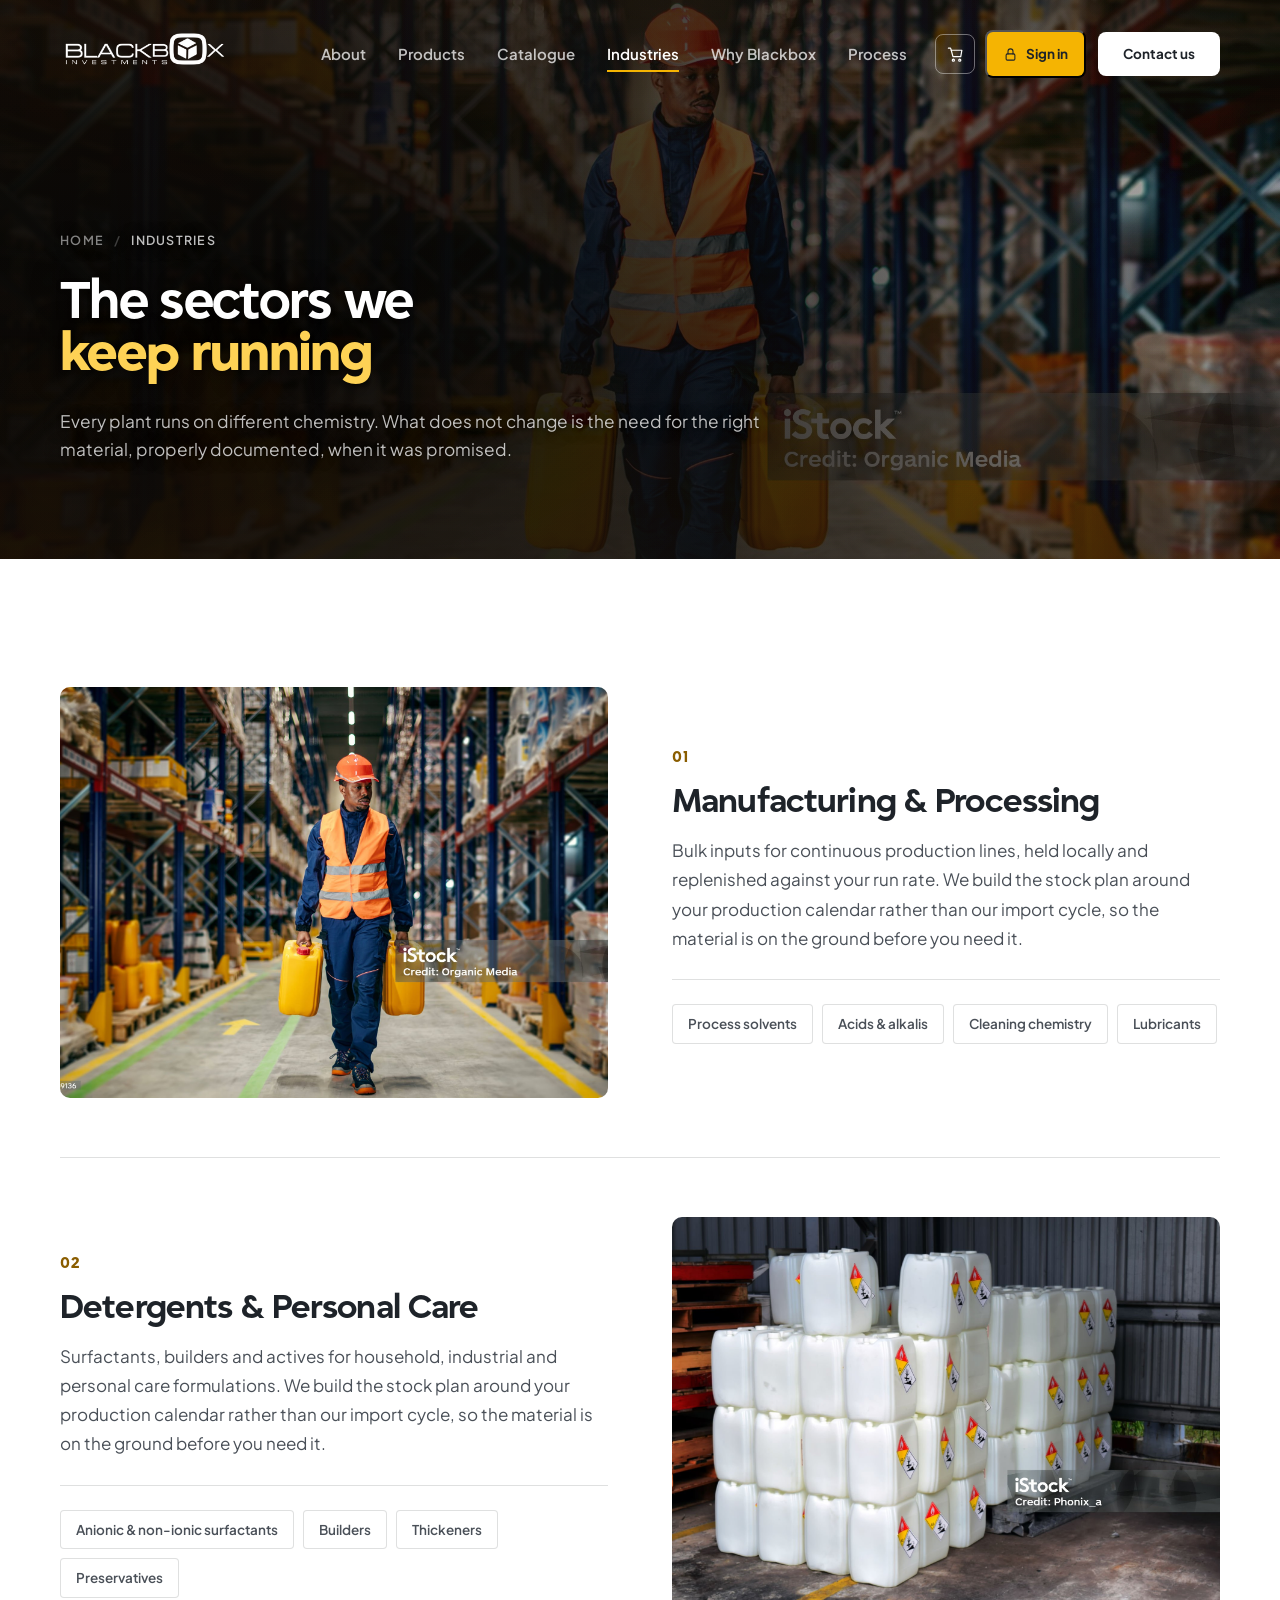
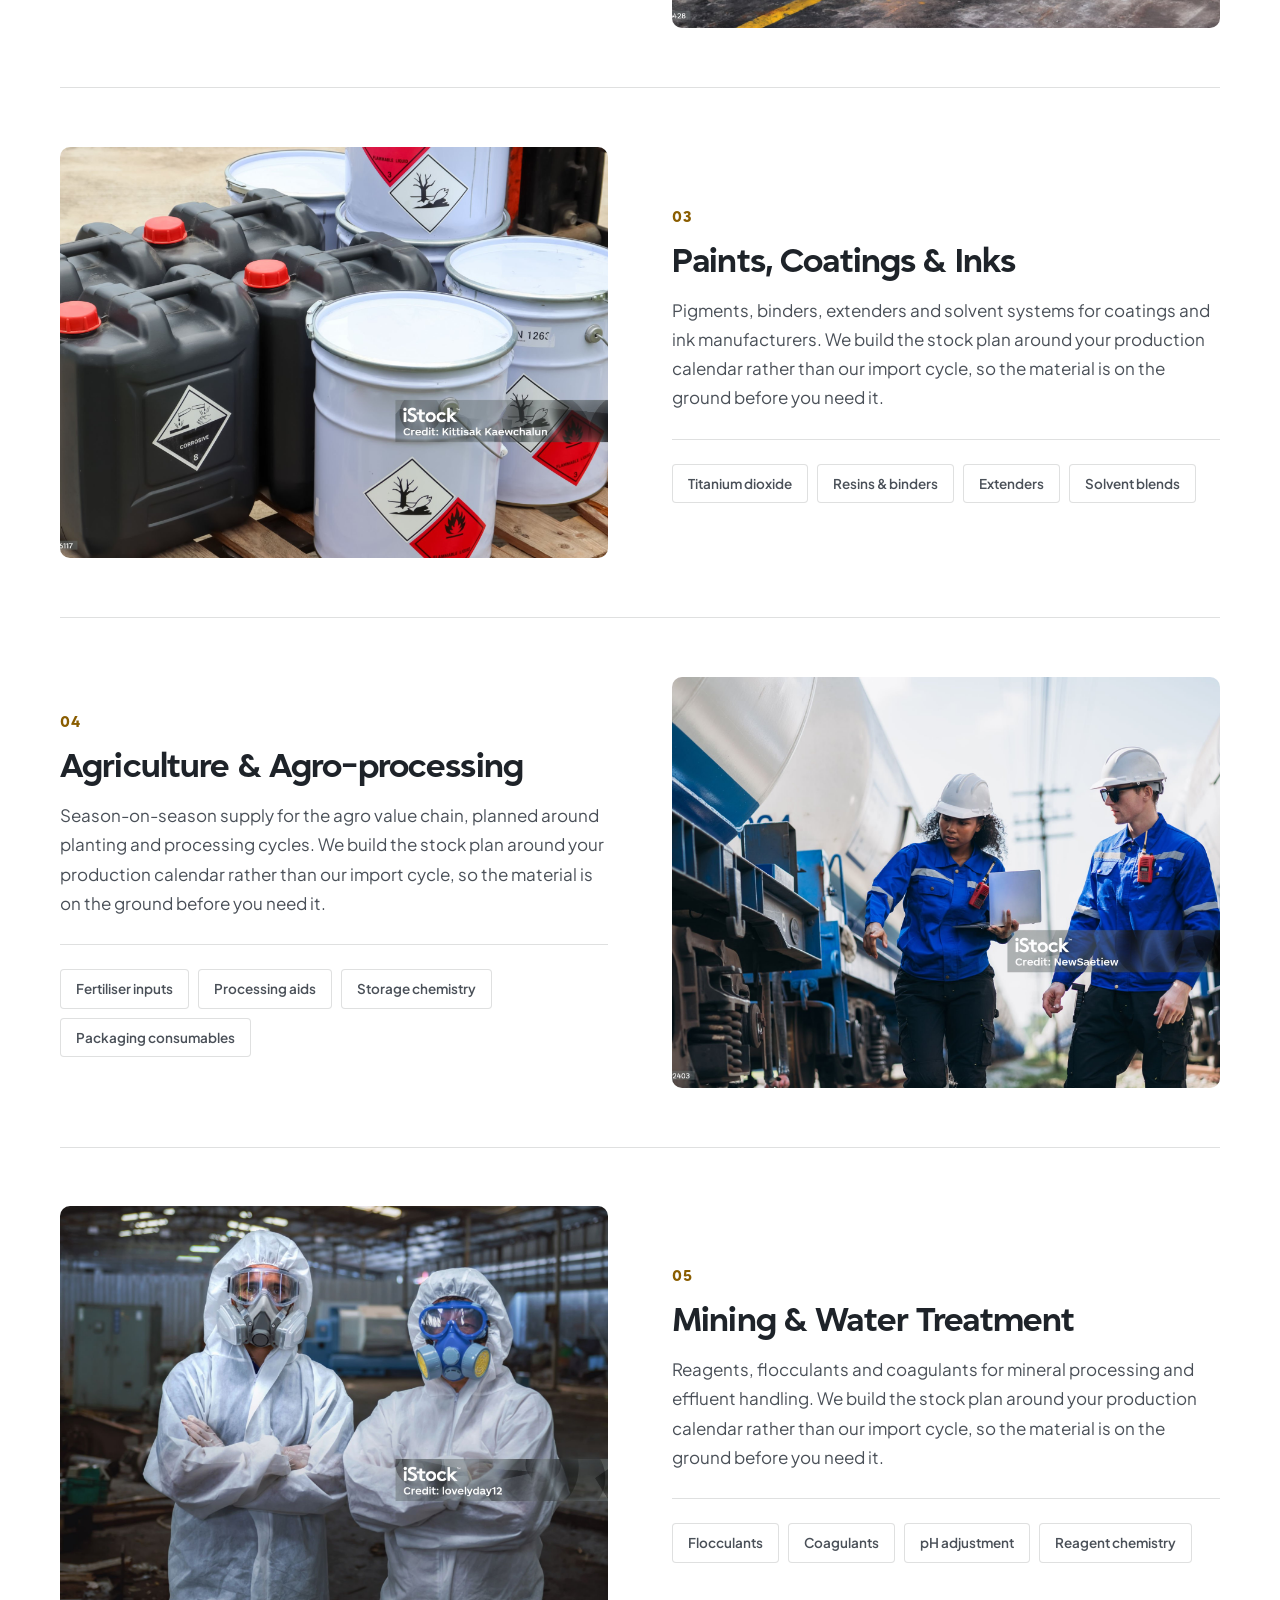
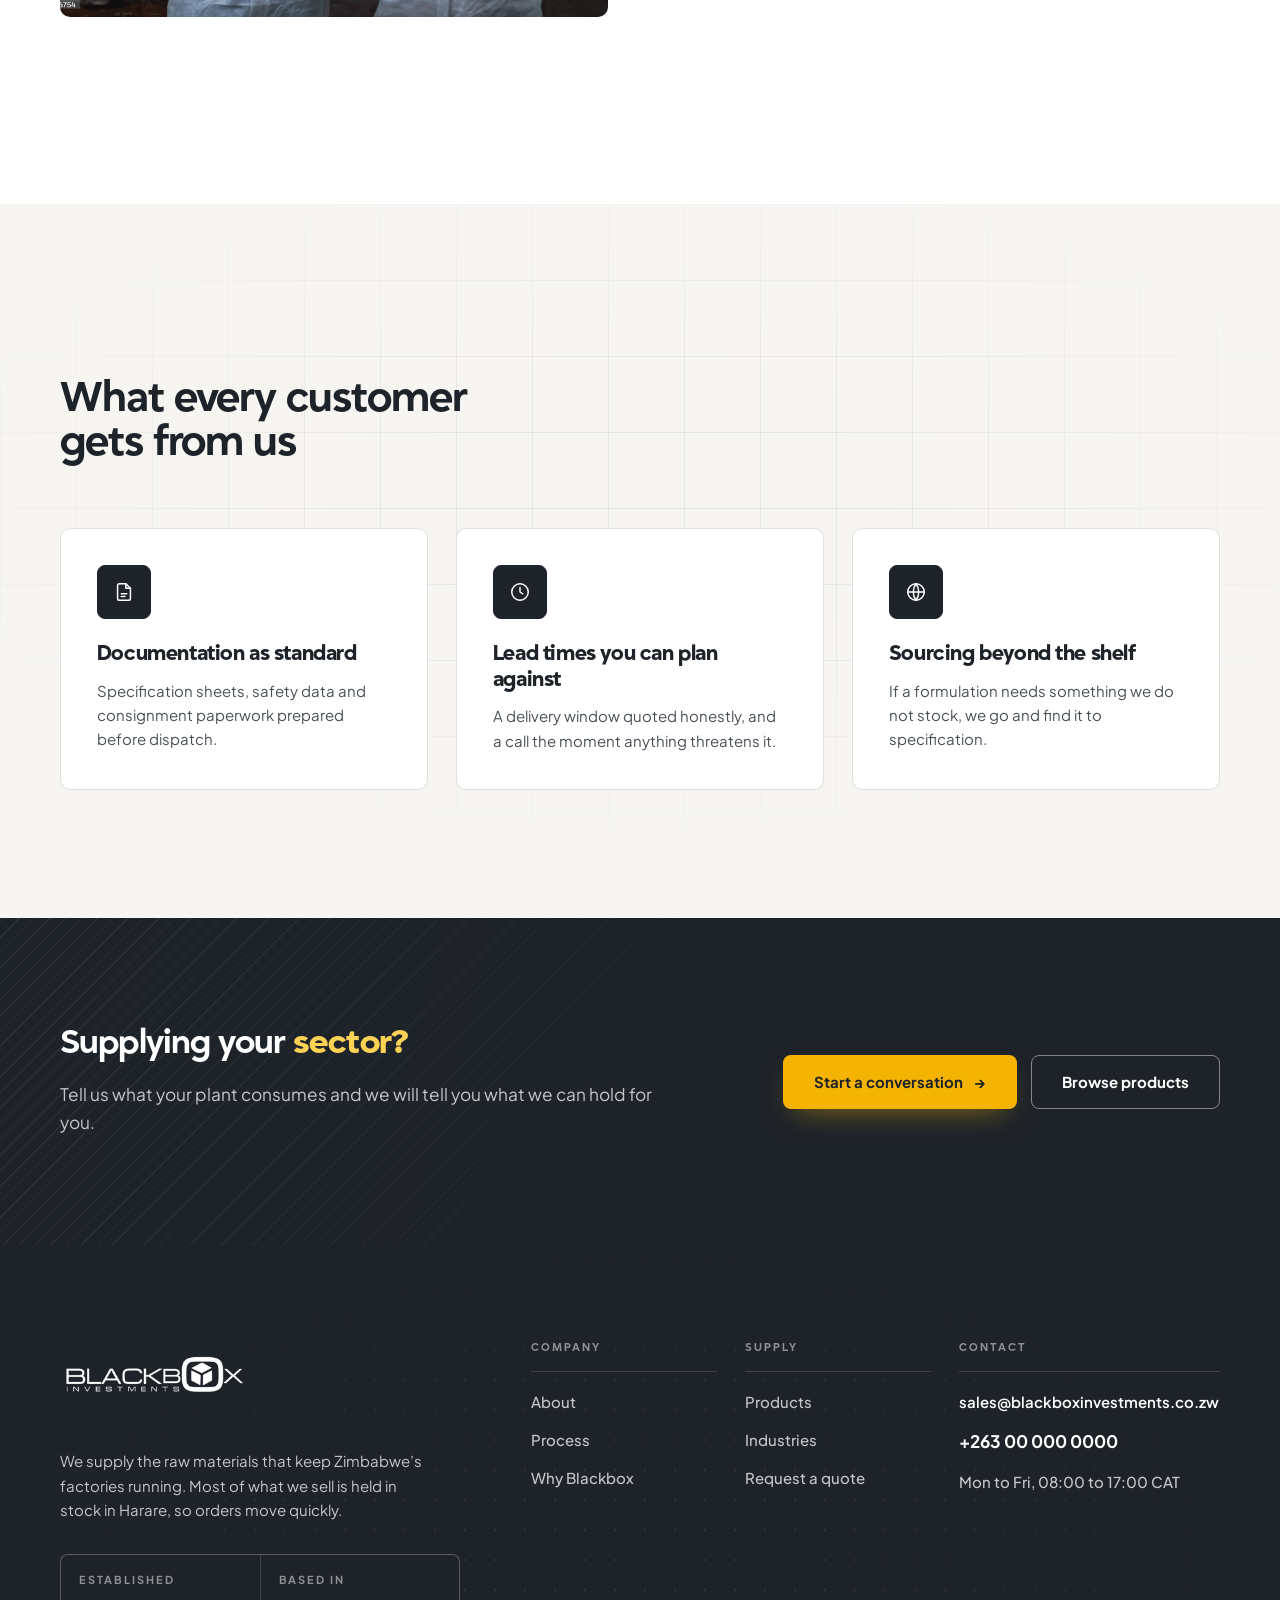
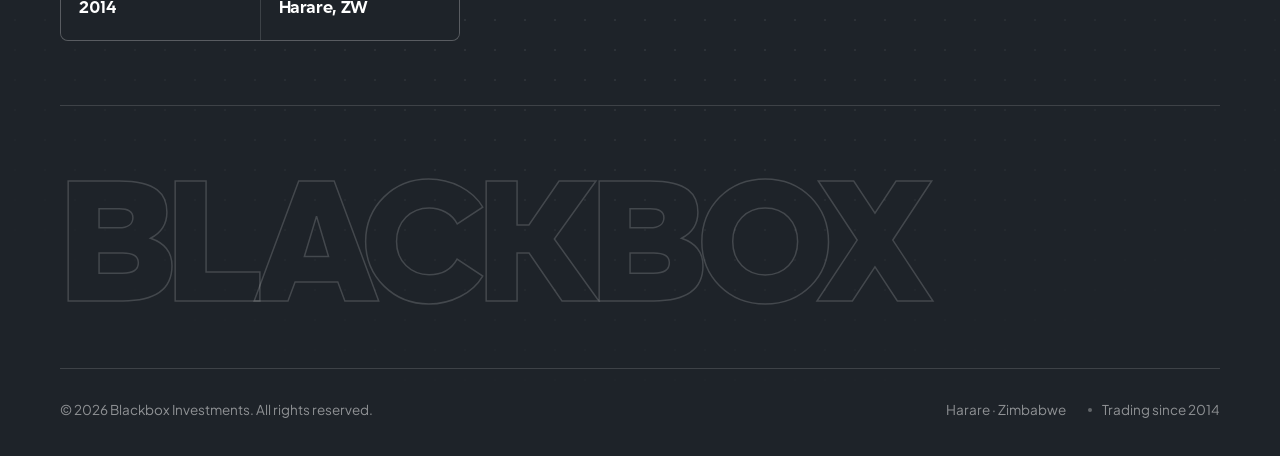
<file: industries.html>
<!DOCTYPE html>
<html lang="en">
<head>
<meta charset="utf-8">
<meta name="viewport" content="width=device-width, initial-scale=1">
<title>Industries | Blackbox Investments</title>
<meta name="description" content="Manufacturing, detergents and personal care, coatings, agriculture and mining. The sectors Blackbox Investments supplies across Zimbabwe.">
<meta name="theme-color" content="#0B1017">
<meta property="og:type" content="website">
<meta property="og:title" content="Industries | Blackbox Investments">
<meta property="og:description" content="Manufacturing, detergents and personal care, coatings, agriculture and mining. The sectors Blackbox Investments supplies across Zimbabwe.">
<meta property="og:image" content="assets/img/hero-refinery.jpg">
<link rel="icon" href="assets/img/logo.png">
<link rel="preload" href="assets/fonts/grift-700.woff2" as="font" type="font/woff2" crossorigin>
<link rel="preload" href="assets/fonts/grift-800.woff2" as="font" type="font/woff2" crossorigin>
<link rel="preconnect" href="https://fonts.googleapis.com">
<link rel="preconnect" href="https://fonts.gstatic.com" crossorigin>
<link href="https://fonts.googleapis.com/css2?family=Plus+Jakarta+Sans:ital,wght@0,300;0,400;0,500;0,600;0,700;0,800;1,400&display=swap" rel="stylesheet">
<link rel="stylesheet" href="assets/css/styles.css">
<link rel="stylesheet" href="assets/css/platform.css">
</head>
<body>

<a class="skip-link" href="#main">Skip to content</a>

<header class="site-header" id="siteHeader">
  <div class="shell header-inner">
    <a class="brand" href="index.html" aria-label="Blackbox Investments home">
      <img src="assets/img/logo-white.png" alt="Blackbox Investments" class="brand-mark brand-mark--light">
      <img src="assets/img/logo.png" alt="" aria-hidden="true" class="brand-mark brand-mark--dark">
    </a>

    <nav class="nav" id="primaryNav" aria-label="Primary">
      <a href="about.html">About</a>
      <a href="products.html">Products</a>
      <a href="industries.html" aria-current="page">Industries</a>
      <a href="why-blackbox.html">Why Blackbox</a>
      <a href="process.html">Process</a>
    </nav>

    <div class="header-actions">
      <a class="btn btn--pill" href="contact.html">Contact us</a>
      <button class="nav-toggle" id="navToggle" aria-expanded="false" aria-controls="primaryNav" aria-label="Open menu">
        <span></span><span></span>
      </button>
    </div>
  </div>
</header>

<main id="main">

<section class="page-hero">
  <div class="page-hero-bg"><img src="assets/img/worker-aisle.jpg" alt="Warehouse worker carrying chemical containers down a storage aisle" fetchpriority="high"></div>
  <div class="shell">
    <nav class="crumbs" aria-label="Breadcrumb">
      <a href="index.html">Home</a><span class="sep" aria-hidden="true">/</span><span aria-current="page">Industries</span>
    </nav>
    <h1 class="page-title reveal">The sectors we <em>keep running</em></h1>
    <p class="page-lead reveal" data-delay="1">Every plant runs on different chemistry. What does not change is the need for the right material, properly documented, when it was promised.</p>
  </div>
</section>

<section class="detail-rows" style="background:var(--white)">
  <div class="shell">
  <article class="detail-row reveal" id="manufacturing">
    <figure class="detail-figure"><img src="assets/img/worker-aisle.jpg" alt="Warehouse aisle stacked with palletised chemical containers" loading="lazy"></figure>
    <div class="detail-body">
      <span class="detail-no">01</span>
      <h2>Manufacturing &amp; Processing</h2>
      <p>Bulk inputs for continuous production lines, held locally and replenished against your run rate. We build the stock plan around your production calendar rather than our import cycle, so the material is on the ground before you need it.</p>
      <ul class="spec-list" role="list"><li>Process solvents</li><li>Acids &amp; alkalis</li><li>Cleaning chemistry</li><li>Lubricants</li></ul>
    </div>
  </article>

  <article class="detail-row reveal" id="detergents">
    <figure class="detail-figure"><img src="assets/img/jerrycans-white.jpg" alt="Stacked white chemical jerrycans on pallets in a warehouse bay" loading="lazy"></figure>
    <div class="detail-body">
      <span class="detail-no">02</span>
      <h2>Detergents &amp; Personal Care</h2>
      <p>Surfactants, builders and actives for household, industrial and personal care formulations. We build the stock plan around your production calendar rather than our import cycle, so the material is on the ground before you need it.</p>
      <ul class="spec-list" role="list"><li>Anionic &amp; non-ionic surfactants</li><li>Builders</li><li>Thickeners</li><li>Preservatives</li></ul>
    </div>
  </article>

  <article class="detail-row reveal" id="coatings">
    <figure class="detail-figure"><img src="assets/img/drums-mixed.jpg" alt="Chemical drums and jerrycans with hazard labels on a pallet" loading="lazy"></figure>
    <div class="detail-body">
      <span class="detail-no">03</span>
      <h2>Paints, Coatings &amp; Inks</h2>
      <p>Pigments, binders, extenders and solvent systems for coatings and ink manufacturers. We build the stock plan around your production calendar rather than our import cycle, so the material is on the ground before you need it.</p>
      <ul class="spec-list" role="list"><li>Titanium dioxide</li><li>Resins &amp; binders</li><li>Extenders</li><li>Solvent blends</li></ul>
    </div>
  </article>

  <article class="detail-row reveal" id="agriculture">
    <figure class="detail-figure"><img src="assets/img/rail-tanker.jpg" alt="Two logistics engineers inspecting rail tanker wagons" loading="lazy"></figure>
    <div class="detail-body">
      <span class="detail-no">04</span>
      <h2>Agriculture &amp; Agro-processing</h2>
      <p>Season-on-season supply for the agro value chain, planned around planting and processing cycles. We build the stock plan around your production calendar rather than our import cycle, so the material is on the ground before you need it.</p>
      <ul class="spec-list" role="list"><li>Fertiliser inputs</li><li>Processing aids</li><li>Storage chemistry</li><li>Packaging consumables</li></ul>
    </div>
  </article>

  <article class="detail-row reveal" id="mining">
    <figure class="detail-figure"><img src="assets/img/hazmat-pair.jpg" alt="Two technicians in protective suits and respirators inside a plant" loading="lazy"></figure>
    <div class="detail-body">
      <span class="detail-no">05</span>
      <h2>Mining &amp; Water Treatment</h2>
      <p>Reagents, flocculants and coagulants for mineral processing and effluent handling. We build the stock plan around your production calendar rather than our import cycle, so the material is on the ground before you need it.</p>
      <ul class="spec-list" role="list"><li>Flocculants</li><li>Coagulants</li><li>pH adjustment</li><li>Reagent chemistry</li></ul>
    </div>
  </article>

  </div>
</section>

<section class="plain-section plain-section--paper">
  <div class="pattern pattern--grid" aria-hidden="true"></div>
  <div class="shell">
    <div class="section-head">
      <p class="eyebrow reveal"><span class="dot"></span> Whatever the sector</p>
      <h2 class="section-title reveal" data-delay="1">What every customer<br>gets from us</h2>
    </div>
    <div class="tile-grid">
  <article class="tile reveal">
    <span class="feature-icon" aria-hidden="true"><svg viewBox="0 0 24 24" fill="none" stroke="currentColor" stroke-width="1.6" stroke-linecap="round" stroke-linejoin="round"><path d="M14 3H7a2 2 0 0 0-2 2v14a2 2 0 0 0 2 2h10a2 2 0 0 0 2-2V8l-5-5Z"/><path d="M14 3v5h5"/><path d="M9 14h6M9 17h4"/></svg></span>
    <h3>Documentation as standard</h3>
    <p>Specification sheets, safety data and consignment paperwork prepared before dispatch.</p>
  </article>

  <article class="tile reveal">
    <span class="feature-icon" aria-hidden="true"><svg viewBox="0 0 24 24" fill="none" stroke="currentColor" stroke-width="1.6" stroke-linecap="round" stroke-linejoin="round"><circle cx="12" cy="12" r="9"/><path d="M12 7v5l3 2"/></svg></span>
    <h3>Lead times you can plan against</h3>
    <p>A delivery window quoted honestly, and a call the moment anything threatens it.</p>
  </article>

  <article class="tile reveal">
    <span class="feature-icon" aria-hidden="true"><svg viewBox="0 0 24 24" fill="none" stroke="currentColor" stroke-width="1.6" stroke-linecap="round" stroke-linejoin="round"><circle cx="12" cy="12" r="9"/><path d="M3 12h18"/><path d="M12 3a15 15 0 0 1 0 18a15 15 0 0 1 0-18Z"/></svg></span>
    <h3>Sourcing beyond the shelf</h3>
    <p>If a formulation needs something we do not stock, we go and find it to specification.</p>
  </article>

    </div>
  </div>
</section>

<section class="cta-band">
  <div class="pattern pattern--hatch" aria-hidden="true"></div>
  <div class="shell cta-inner">
    <div class="reveal">
      <h2>Supplying your <em>sector?</em></h2>
      <p>Tell us what your plant consumes and we will tell you what we can hold for you.</p>
    </div>
    <div class="cta-actions reveal" data-delay="1">
      <a class="btn btn--primary" href="contact.html">Start a conversation <span class="btn-arrow" aria-hidden="true">&rarr;</span></a>
      <a class="btn btn--ghost" href="products.html">Browse products</a>
    </div>
  </div>
</section>
</main>

<footer class="site-footer">
  <div class="pattern pattern--dots" aria-hidden="true"></div>
  <div class="shell">
    <div class="footer-top">
      <div class="footer-brand">
        <img src="assets/img/logo-white.png" alt="Blackbox Investments">
        <p>We supply the raw materials that keep Zimbabwe&rsquo;s factories
           running. Most of what we sell is held in stock in Harare, so orders
           move quickly.</p>
        <ul class="footer-meta" role="list">
          <li><span>Established</span><strong>2014</strong></li>
          <li><span>Based in</span><strong>Harare, ZW</strong></li>
        </ul>
      </div>

      <nav class="footer-nav" aria-label="Footer">
        <div>
          <h4>Company</h4>
          <a href="about.html">About</a>
          <a href="process.html">Process</a>
          <a href="why-blackbox.html">Why Blackbox</a>
        </div>
        <div>
          <h4>Supply</h4>
          <a href="products.html">Products</a>
          <a href="industries.html">Industries</a>
          <a href="contact.html">Request a quote</a>
        </div>
        <div>
          <h4>Contact</h4>
          <a class="footer-contact" href="mailto:sales@blackboxinvestments.co.zw">sales@blackboxinvestments.co.zw</a>
          <a class="footer-contact footer-contact--lg" href="tel:+263000000000">+263 00 000 0000</a>
          <span>Mon to Fri, 08:00 to 17:00 CAT</span>
        </div>
      </nav>
    </div>

    <div class="footer-wordmark" aria-hidden="true">BLACKBOX</div>

    <div class="footer-bottom">
      <p>&copy; <span id="year">2026</span> Blackbox Investments. All rights reserved.</p>
      <ul class="footer-legal" role="list">
        <li>Harare &middot; Zimbabwe</li>
        <li>Trading since 2014</li>
      </ul>
    </div>
  </div>
</footer>

<script src="assets/js/main.js"></script>
<script src="assets/js/app.js"></script>
</body>
</html>
</file>
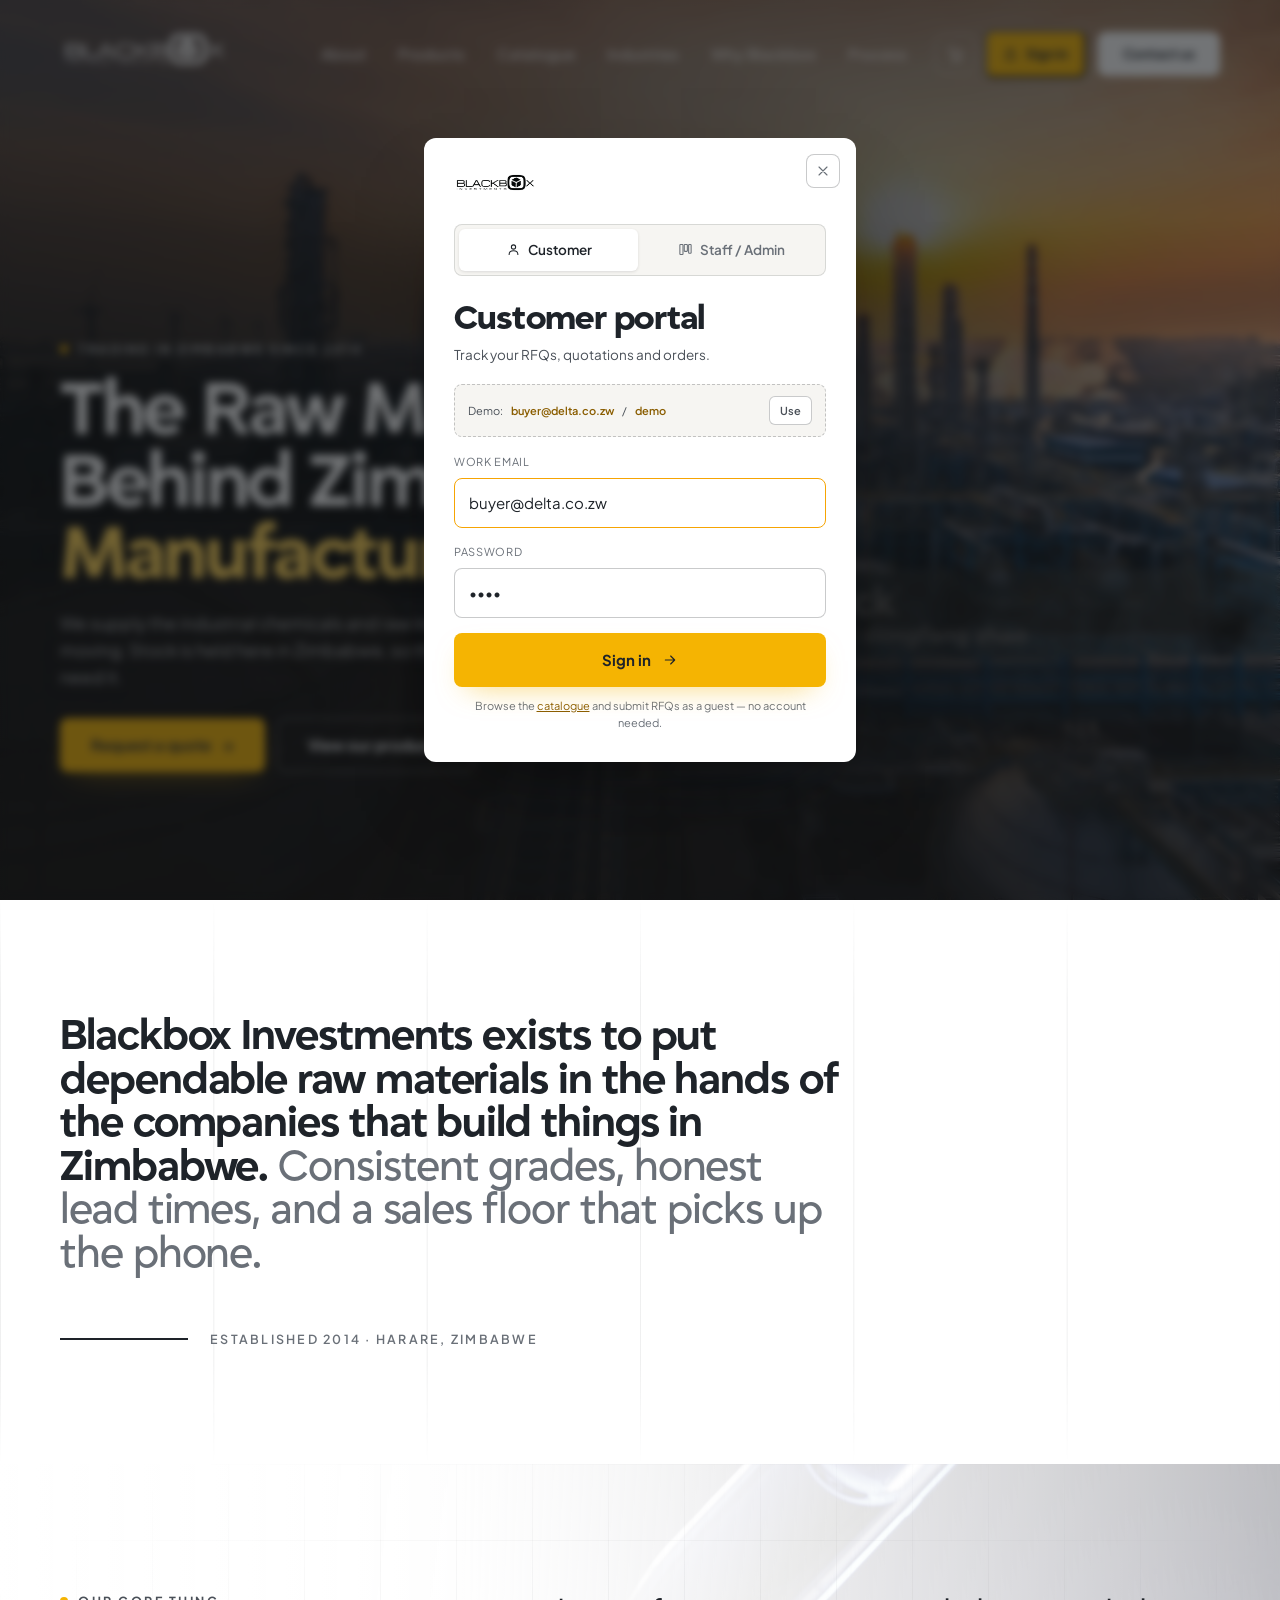
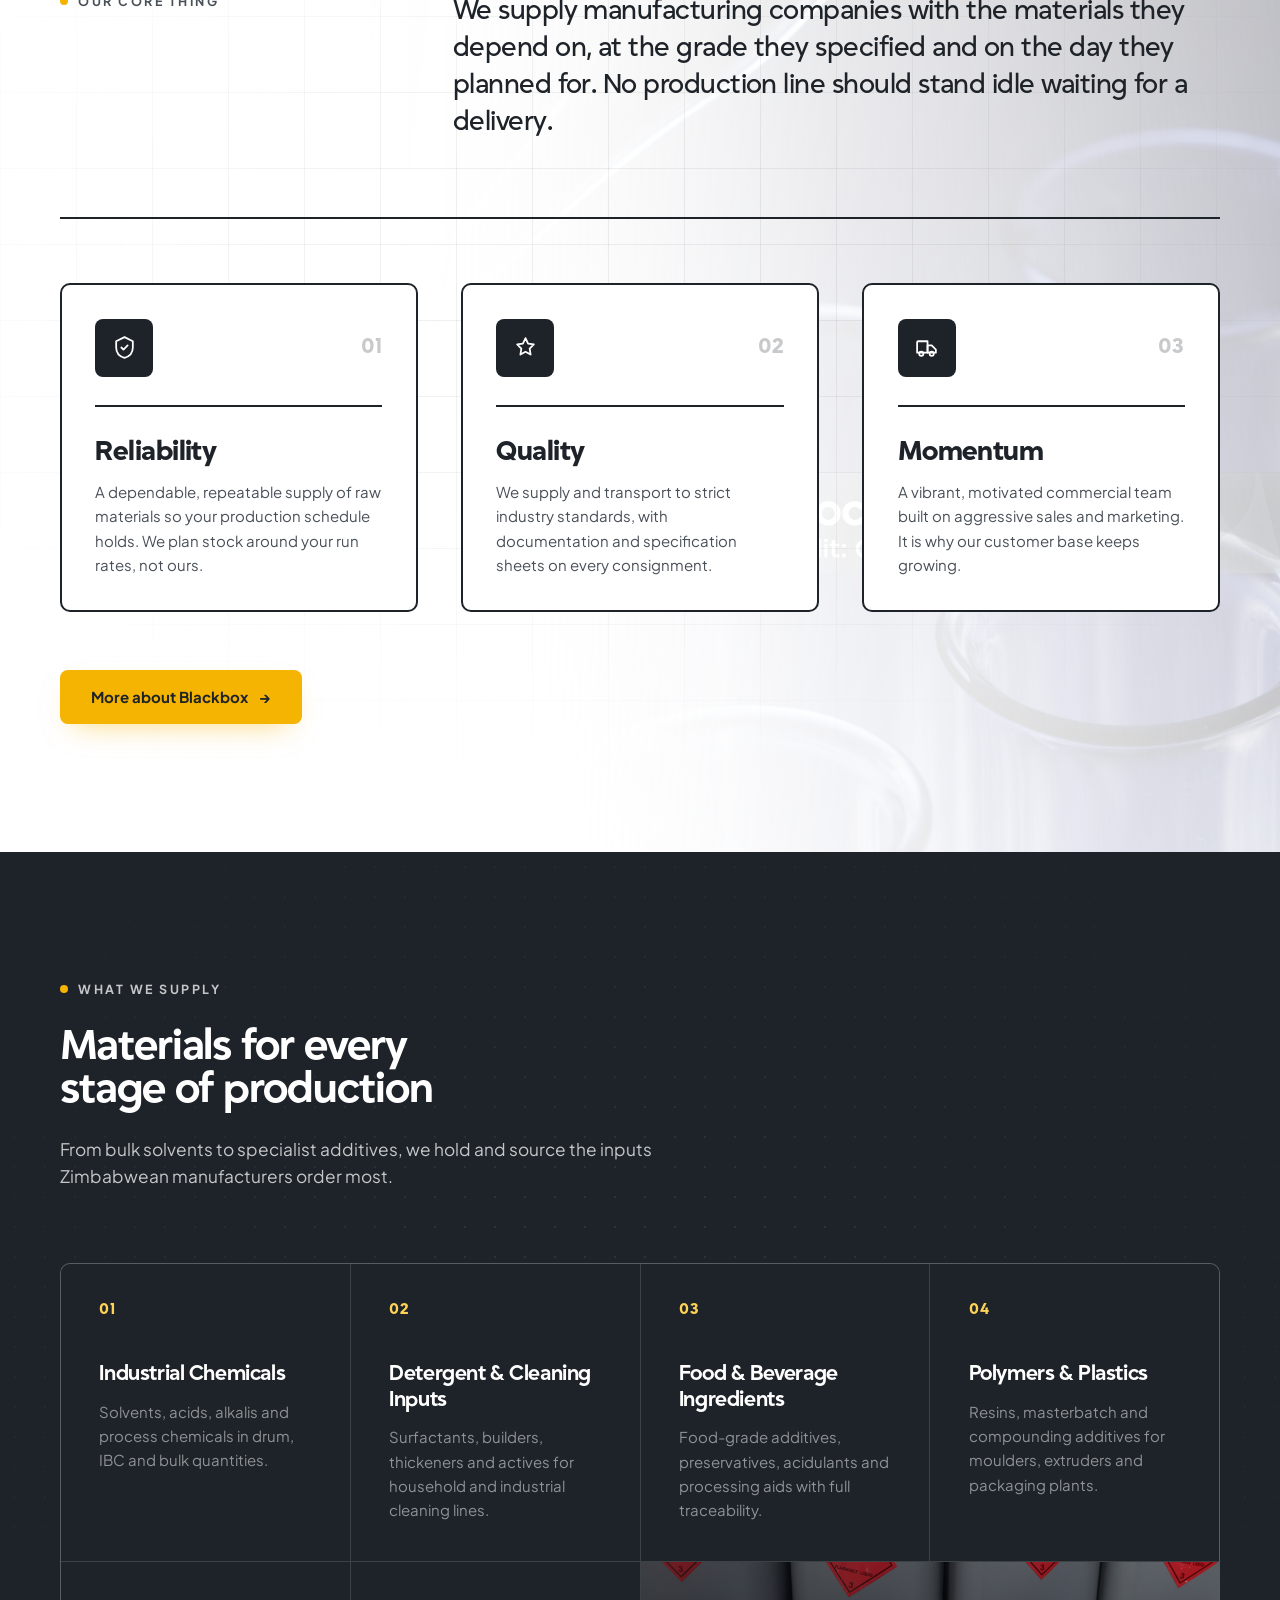
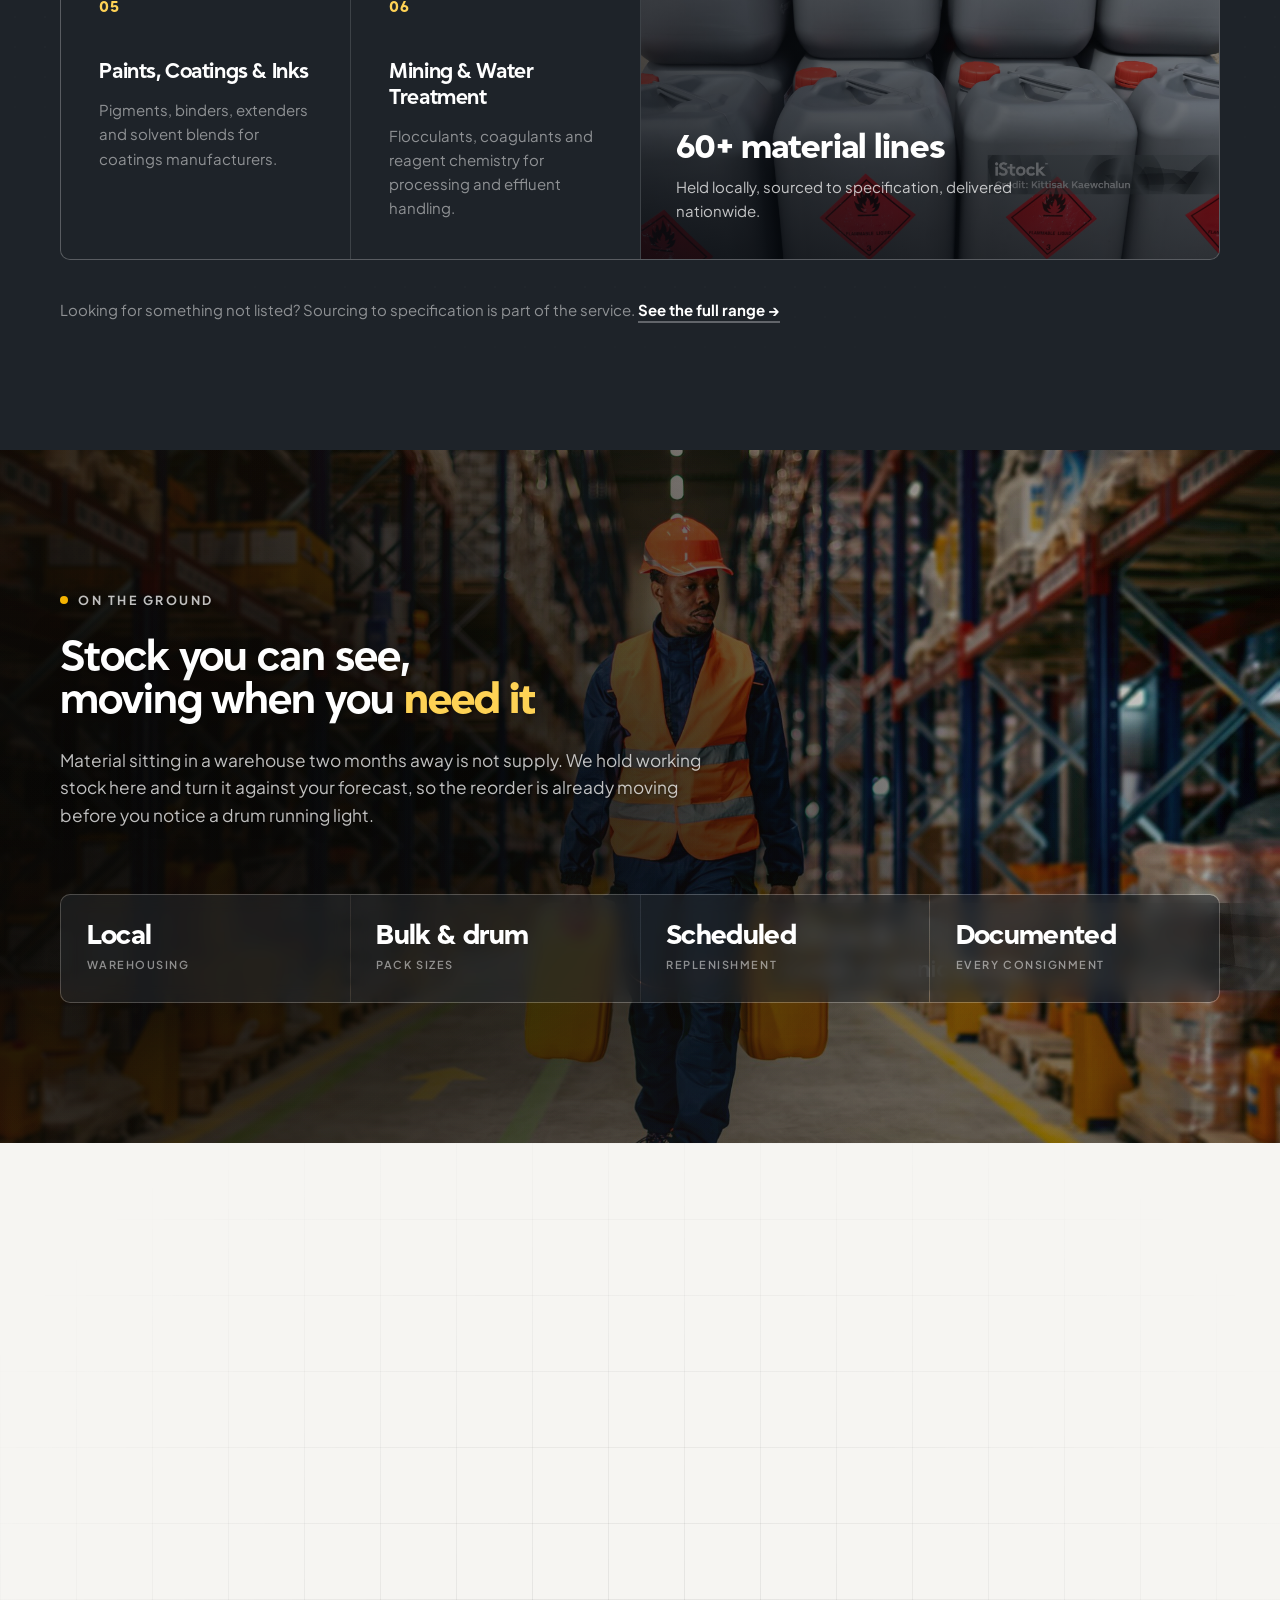
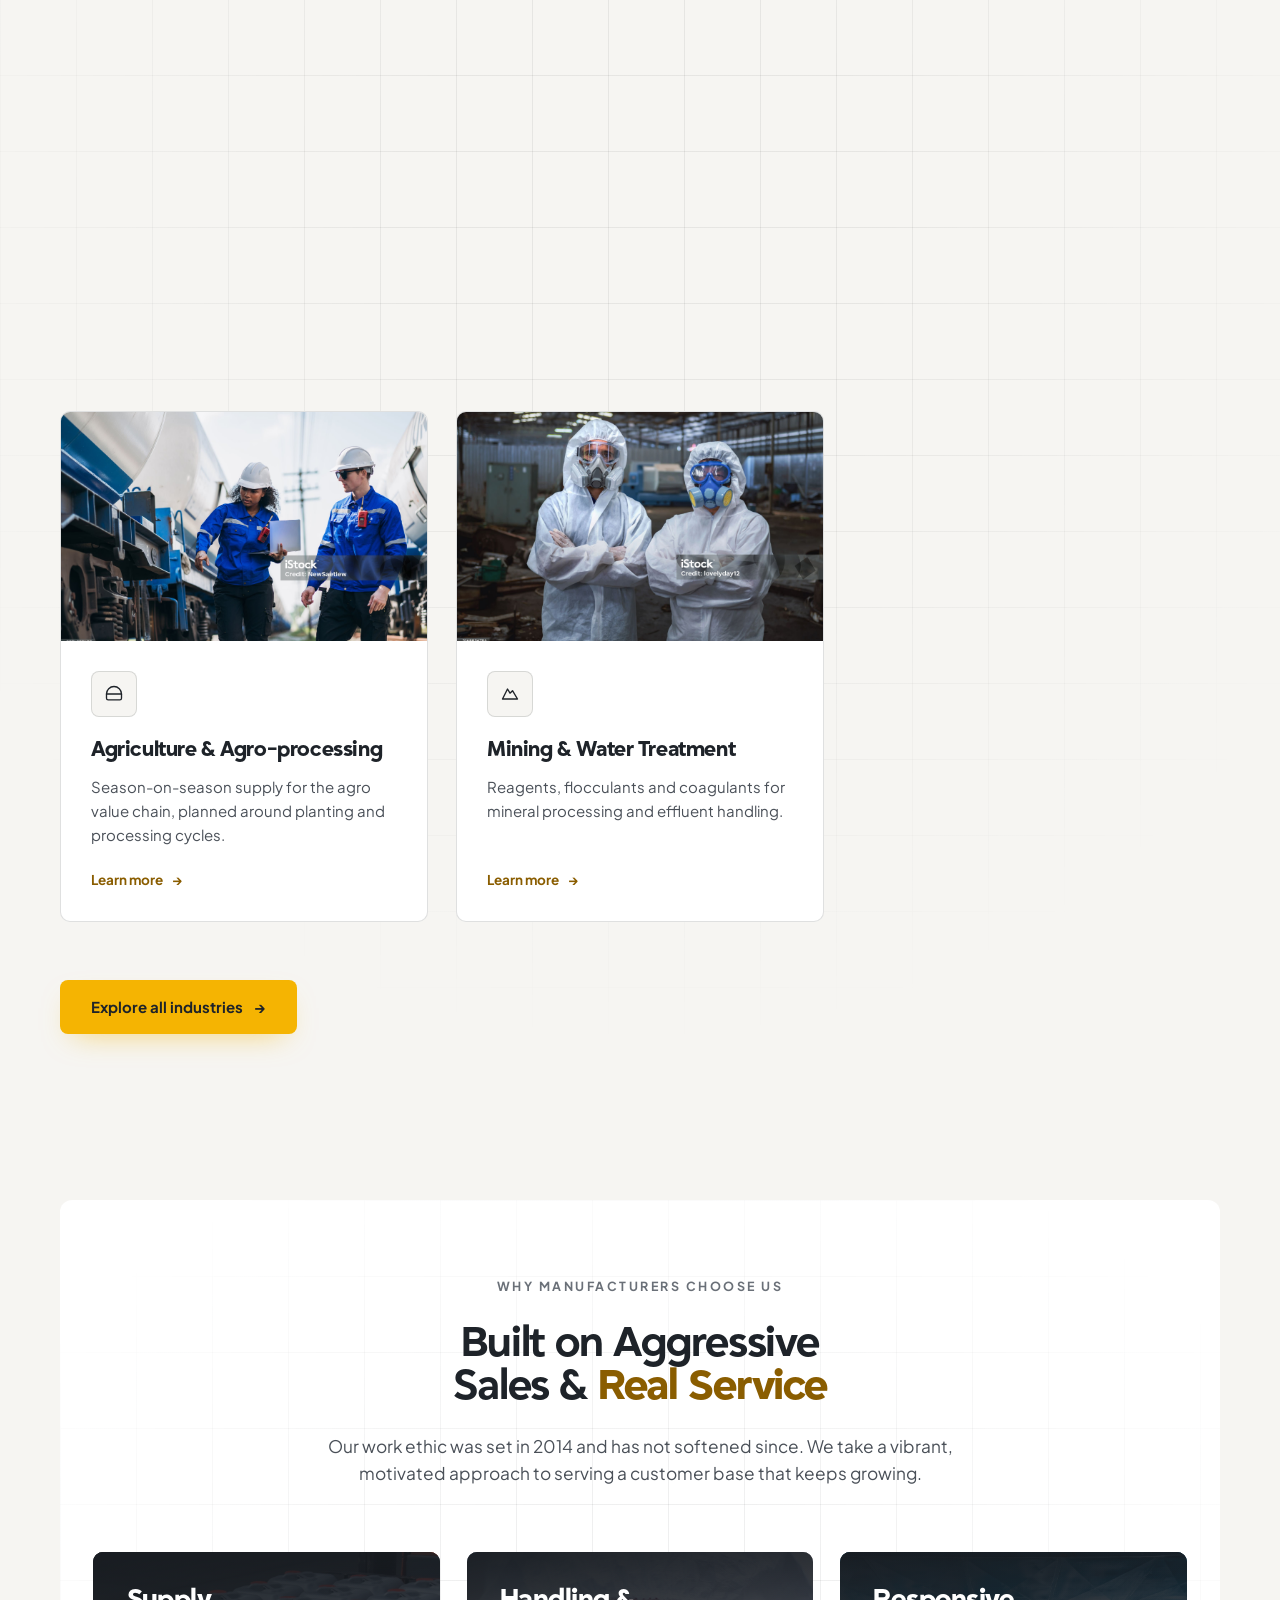
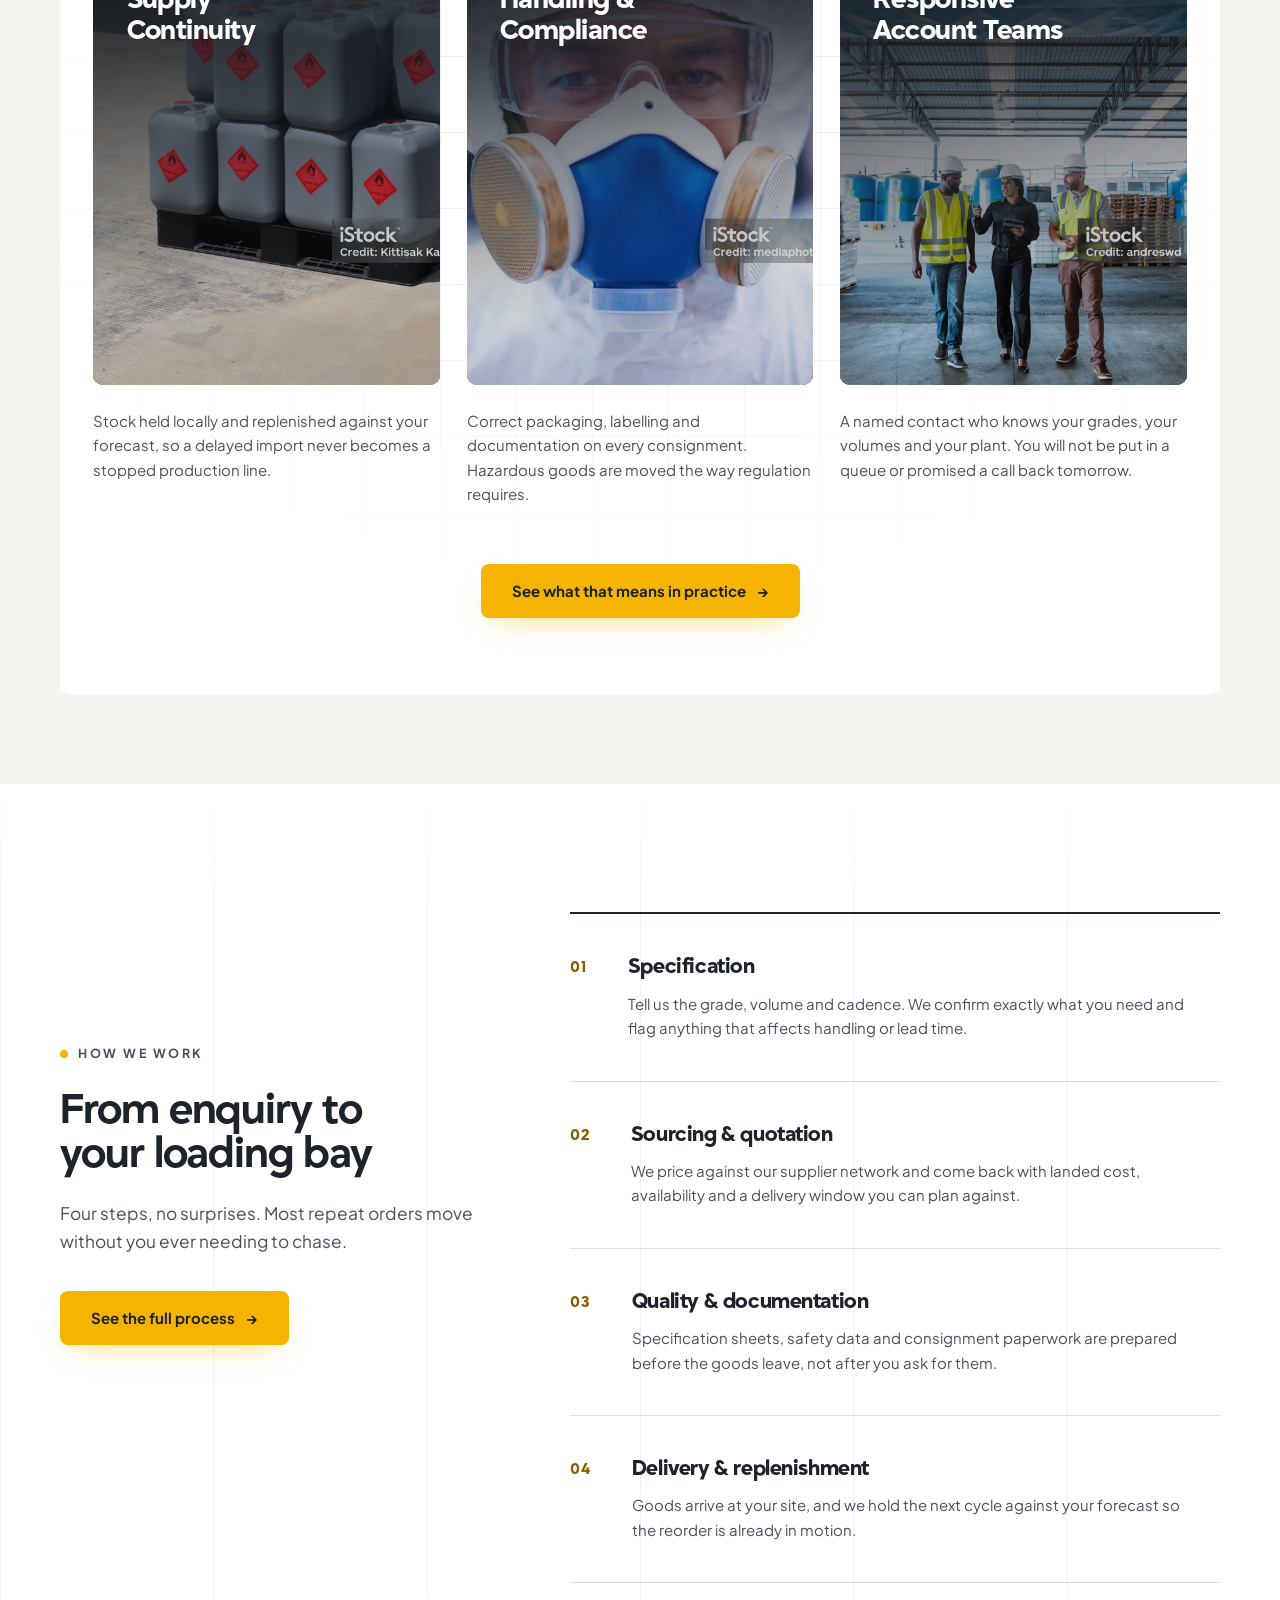
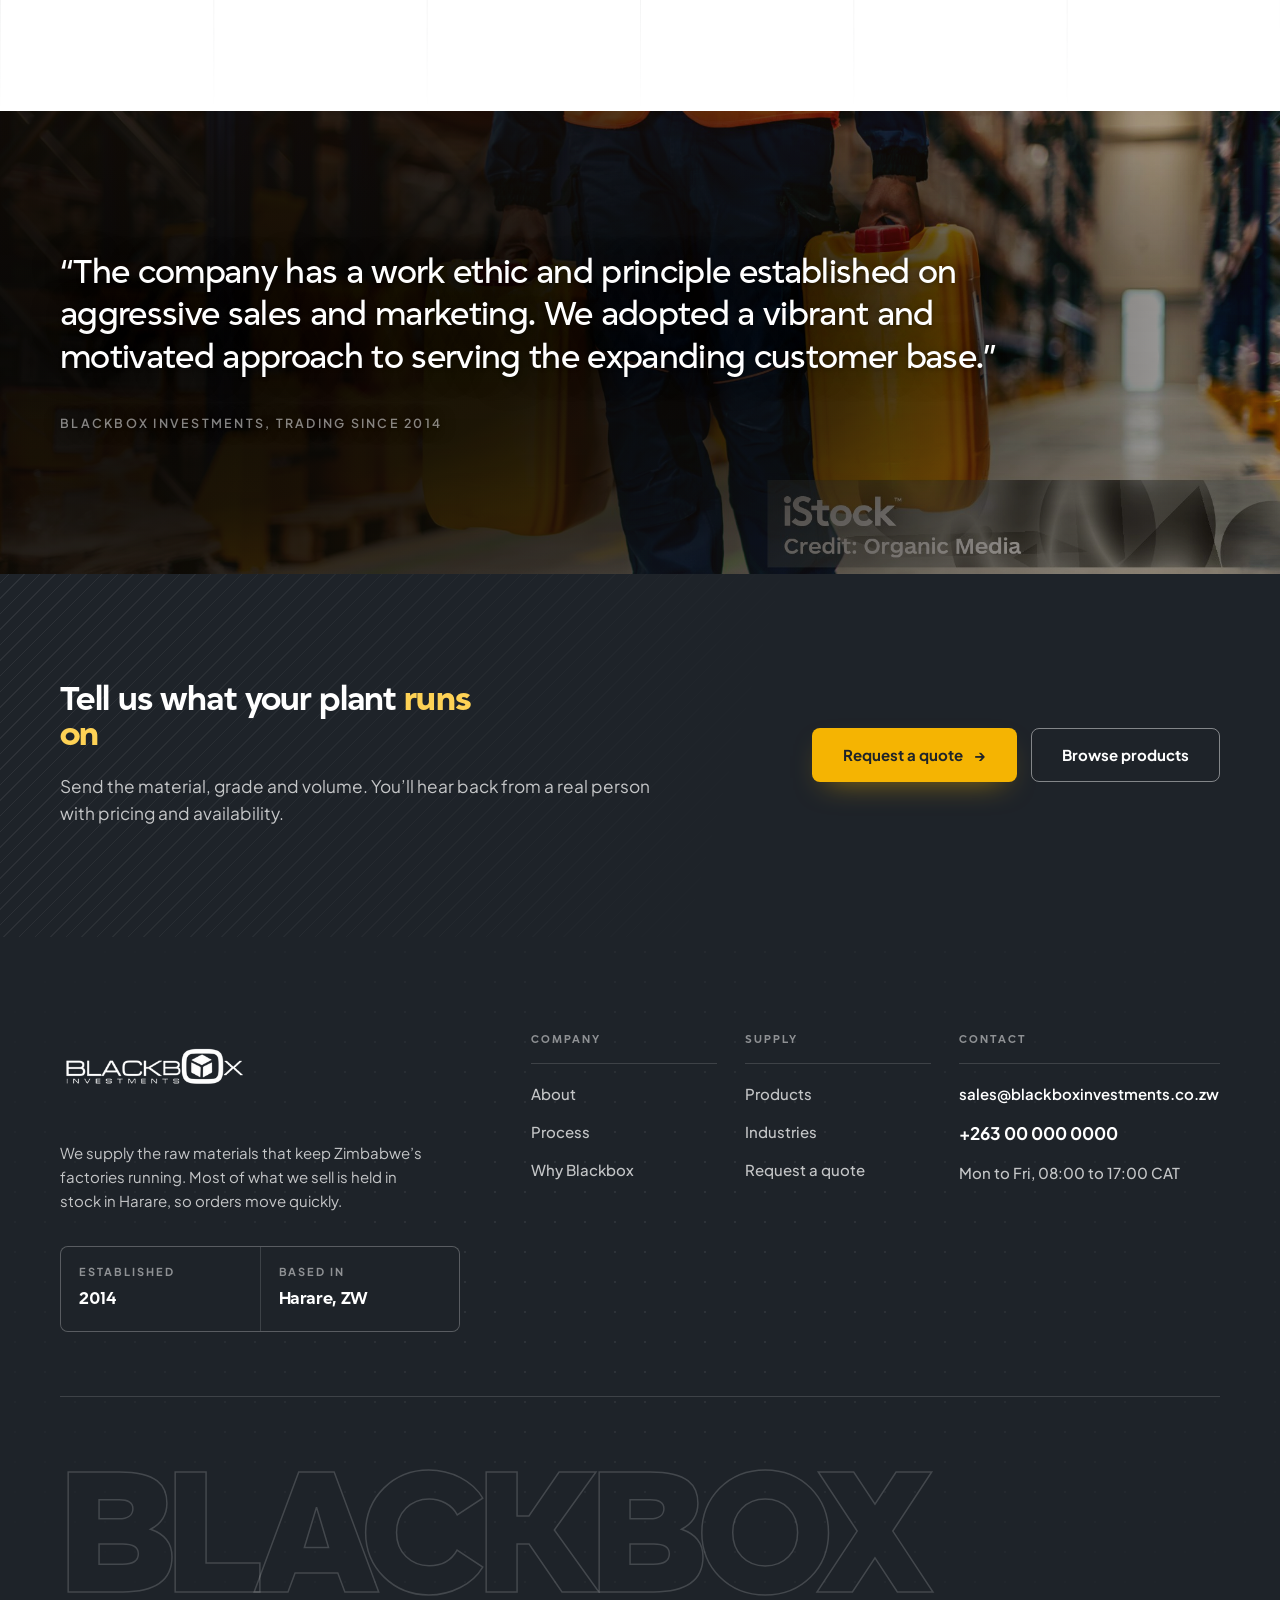
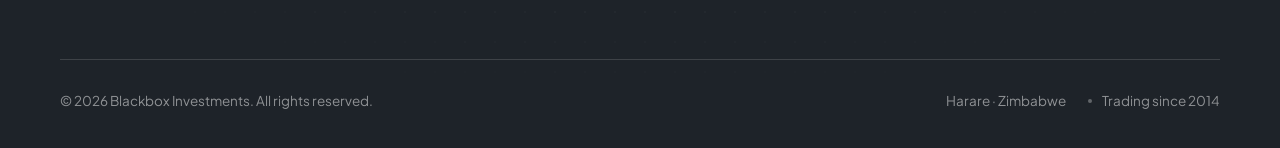
<file: portal.html>
<!DOCTYPE html>
<html lang="en">
<head>
<meta charset="utf-8">
<meta name="viewport" content="width=device-width, initial-scale=1">
<title>Customer Portal | Blackbox Investments</title>
<meta name="theme-color" content="#1E2329">
<link rel="icon" href="assets/img/logo.png">
<link rel="preload" href="assets/fonts/grift-700.woff2" as="font" type="font/woff2" crossorigin>
<link rel="preload" href="assets/fonts/grift-800.woff2" as="font" type="font/woff2" crossorigin>
<link rel="preconnect" href="https://fonts.googleapis.com">
<link rel="preconnect" href="https://fonts.gstatic.com" crossorigin>
<link href="https://fonts.googleapis.com/css2?family=Plus+Jakarta+Sans:ital,wght@0,300;0,400;0,500;0,600;0,700;0,800;1,400&display=swap" rel="stylesheet">
<link rel="stylesheet" href="assets/css/styles.css">
<link rel="stylesheet" href="assets/css/platform.css">
</head>
<body class="bbx-appbody" data-page="portal">
<div id="bbx-app"></div>
<script src="assets/js/main.js"></script>
<script src="assets/js/app.js"></script>
</body>
</html>
</file>
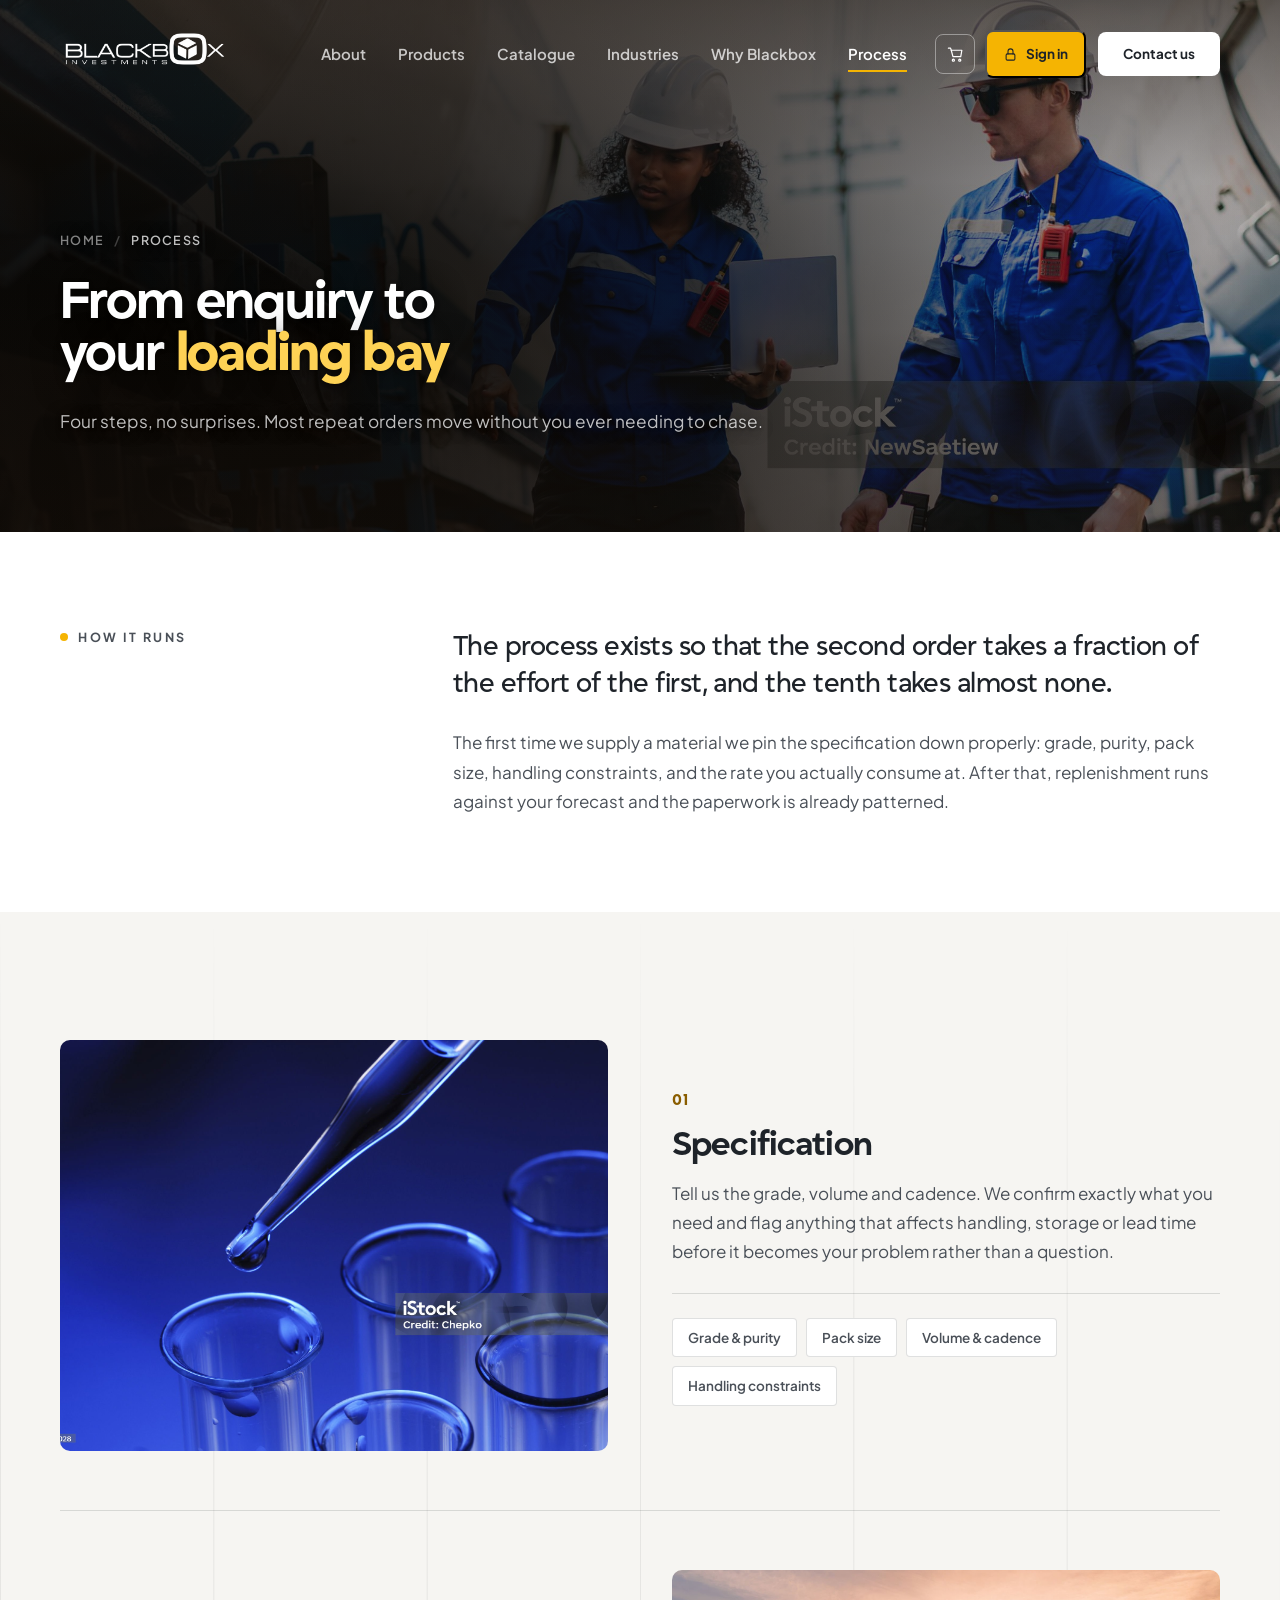
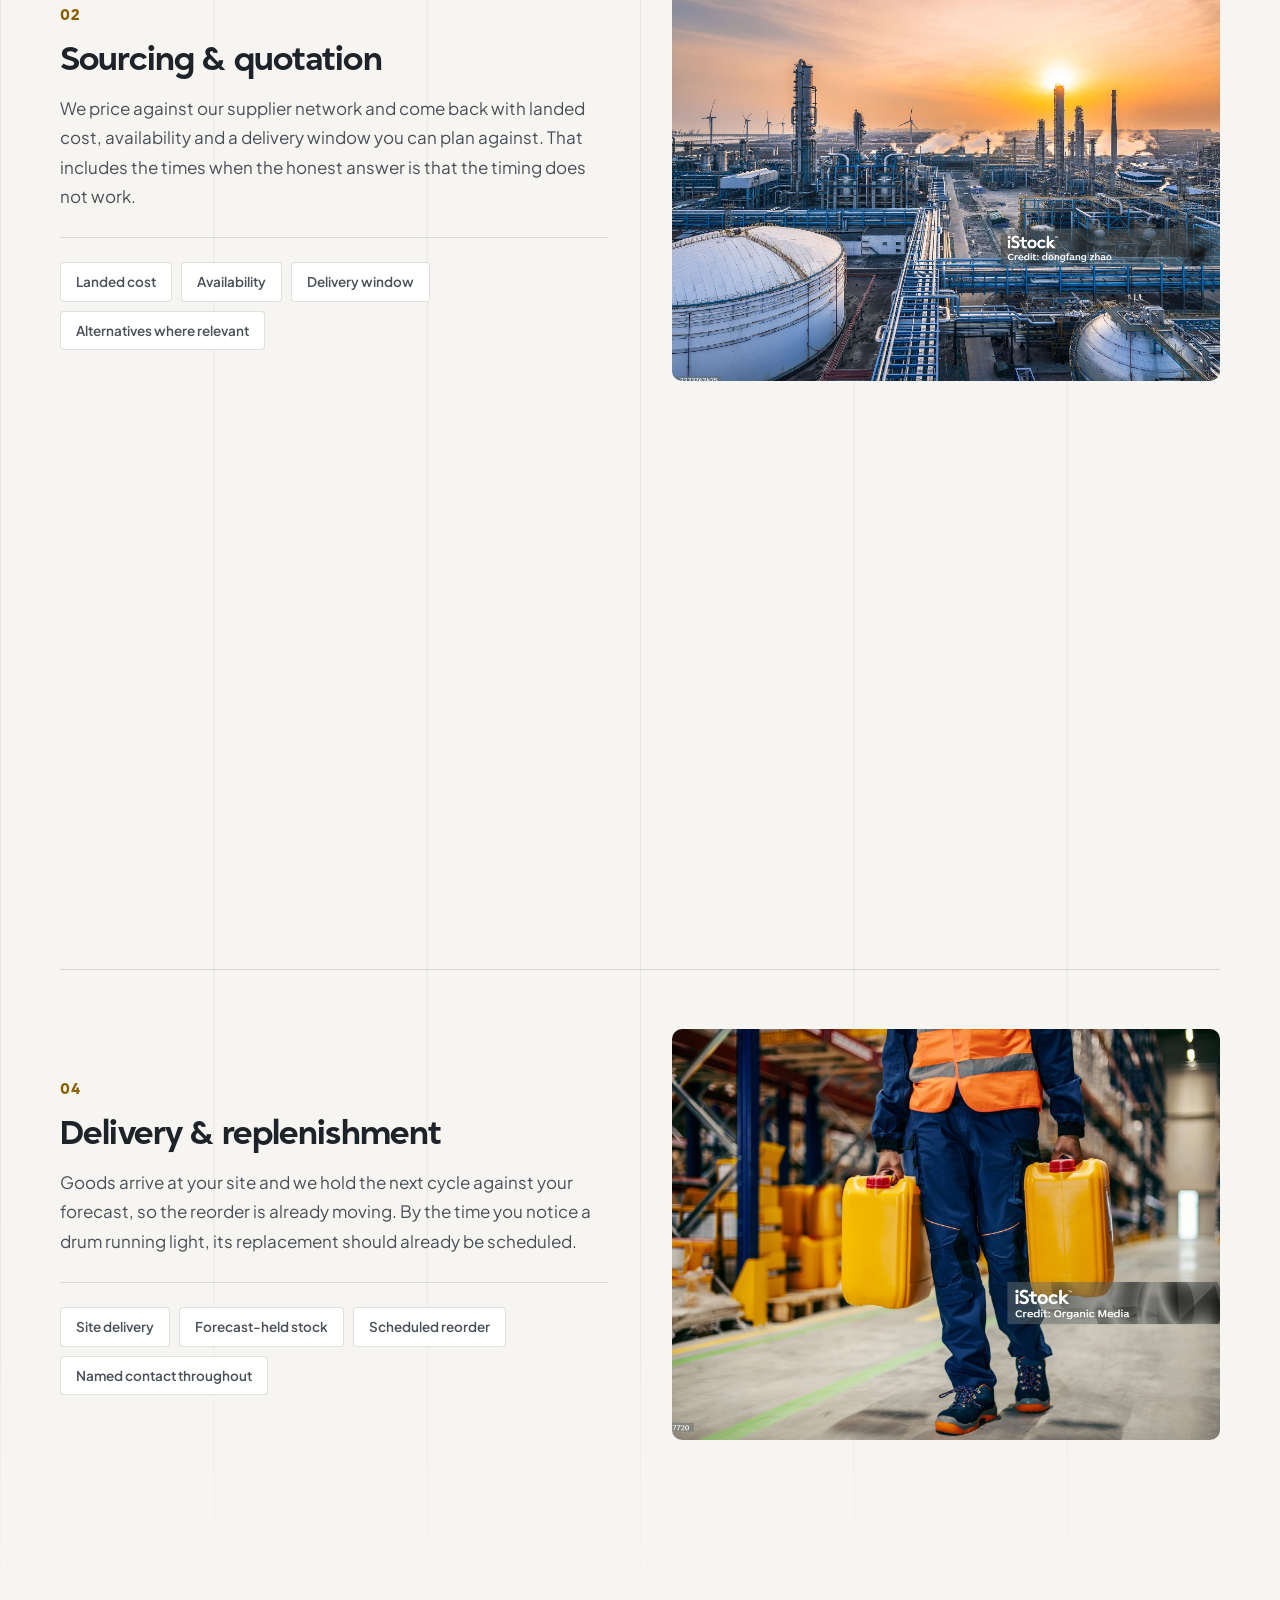
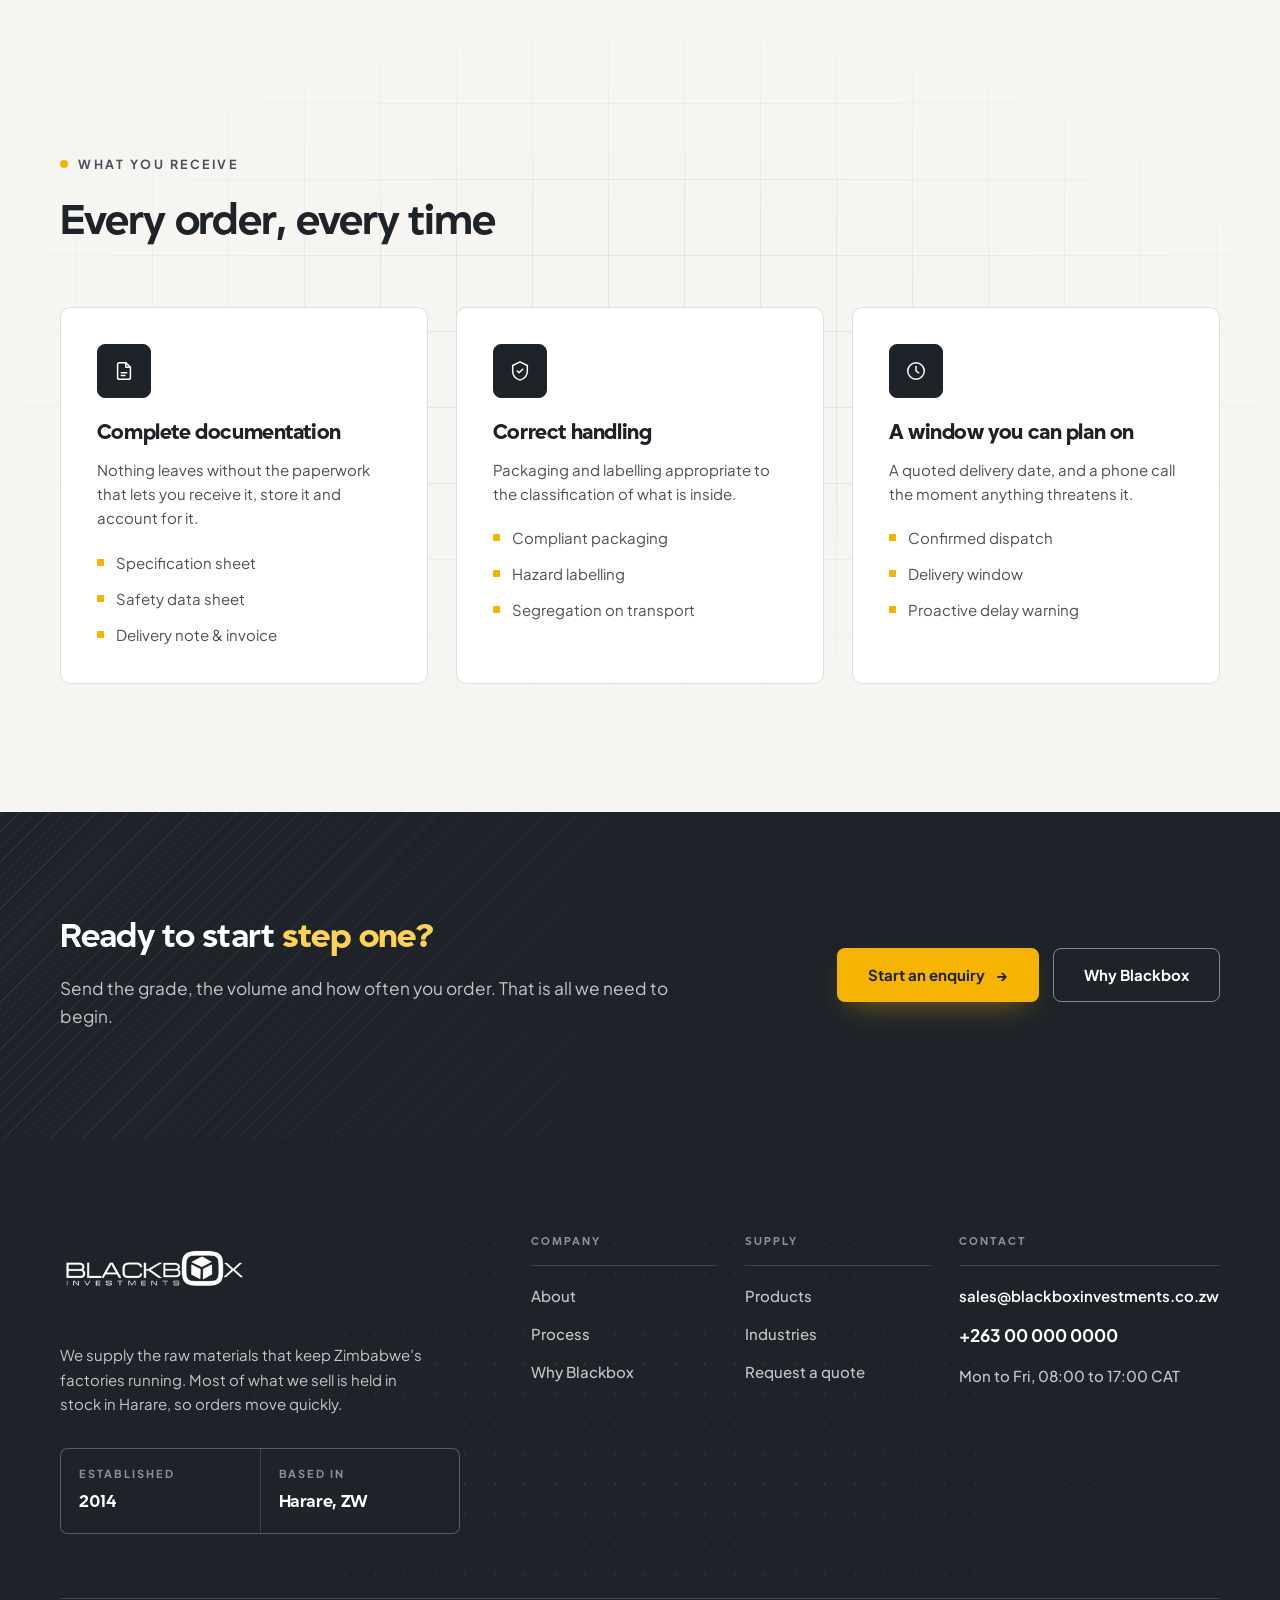
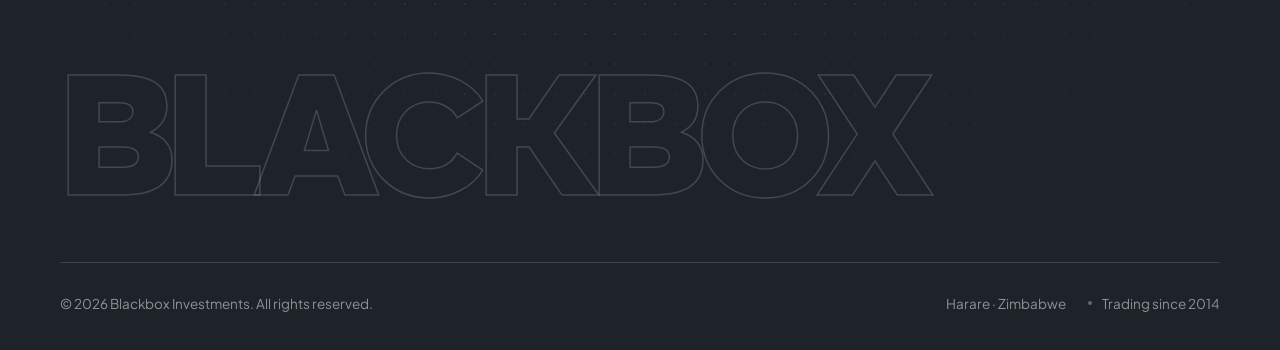
<file: process.html>
<!DOCTYPE html>
<html lang="en">
<head>
<meta charset="utf-8">
<meta name="viewport" content="width=device-width, initial-scale=1">
<title>Process | Blackbox Investments</title>
<meta name="description" content="From specification and quotation through quality documentation to delivery and replenishment. How Blackbox Investments fulfils an order.">
<meta name="theme-color" content="#0B1017">
<meta property="og:type" content="website">
<meta property="og:title" content="Process | Blackbox Investments">
<meta property="og:description" content="From specification and quotation through quality documentation to delivery and replenishment. How Blackbox Investments fulfils an order.">
<meta property="og:image" content="assets/img/hero-refinery.jpg">
<link rel="icon" href="assets/img/logo.png">
<link rel="preload" href="assets/fonts/grift-700.woff2" as="font" type="font/woff2" crossorigin>
<link rel="preload" href="assets/fonts/grift-800.woff2" as="font" type="font/woff2" crossorigin>
<link rel="preconnect" href="https://fonts.googleapis.com">
<link rel="preconnect" href="https://fonts.gstatic.com" crossorigin>
<link href="https://fonts.googleapis.com/css2?family=Plus+Jakarta+Sans:ital,wght@0,300;0,400;0,500;0,600;0,700;0,800;1,400&display=swap" rel="stylesheet">
<link rel="stylesheet" href="assets/css/styles.css">
<link rel="stylesheet" href="assets/css/platform.css">
</head>
<body>

<a class="skip-link" href="#main">Skip to content</a>

<header class="site-header" id="siteHeader">
  <div class="shell header-inner">
    <a class="brand" href="index.html" aria-label="Blackbox Investments home">
      <img src="assets/img/logo-white.png" alt="Blackbox Investments" class="brand-mark brand-mark--light">
      <img src="assets/img/logo.png" alt="" aria-hidden="true" class="brand-mark brand-mark--dark">
    </a>

    <nav class="nav" id="primaryNav" aria-label="Primary">
      <a href="about.html">About</a>
      <a href="products.html">Products</a>
      <a href="industries.html">Industries</a>
      <a href="why-blackbox.html">Why Blackbox</a>
      <a href="process.html" aria-current="page">Process</a>
    </nav>

    <div class="header-actions">
      <a class="btn btn--pill" href="contact.html">Contact us</a>
      <button class="nav-toggle" id="navToggle" aria-expanded="false" aria-controls="primaryNav" aria-label="Open menu">
        <span></span><span></span>
      </button>
    </div>
  </div>
</header>

<main id="main">

<section class="page-hero">
  <div class="page-hero-bg"><img src="assets/img/rail-tanker.jpg" alt="Two logistics engineers inspecting rail tanker wagons" fetchpriority="high"></div>
  <div class="shell">
    <nav class="crumbs" aria-label="Breadcrumb">
      <a href="index.html">Home</a><span class="sep" aria-hidden="true">/</span><span aria-current="page">Process</span>
    </nav>
    <h1 class="page-title reveal">From enquiry to<br>your <em>loading bay</em></h1>
    <p class="page-lead reveal" data-delay="1">Four steps, no surprises. Most repeat orders move without you ever needing to chase.</p>
  </div>
</section>

<section class="page-intro">
  <div class="shell page-intro-grid">
    <p class="eyebrow reveal"><span class="dot"></span> How it runs</p>
    <div class="reveal" data-delay="1">
      <p class="page-intro-lead">
        The process exists so that the second order takes a fraction of the
        effort of the first, and the tenth takes almost none.
      </p>
      <p class="page-intro-body">
        The first time we supply a material we pin the specification down
        properly: grade, purity, pack size, handling constraints, and the rate you
        actually consume at. After that, replenishment runs against your forecast
        and the paperwork is already patterned.
      </p>
    </div>
  </div>
</section>

<section class="detail-rows">
  <div class="pattern pattern--rules" aria-hidden="true"></div>
  <div class="shell">
  <article class="detail-row reveal">
    <figure class="detail-figure"><img src="assets/img/lab-pipette.jpg" alt="Laboratory pipette dispensing a sample into a test tube" loading="lazy"></figure>
    <div class="detail-body">
      <span class="detail-no">01</span>
      <h2>Specification</h2>
      <p>Tell us the grade, volume and cadence. We confirm exactly what you need and flag anything that affects handling, storage or lead time before it becomes your problem rather than a question.</p>
      <ul class="spec-list" role="list"><li>Grade &amp; purity</li><li>Pack size</li><li>Volume &amp; cadence</li><li>Handling constraints</li></ul>
    </div>
  </article>

  <article class="detail-row reveal">
    <figure class="detail-figure"><img src="assets/img/hero-refinery.jpg" alt="Aerial view of a petrochemical processing plant at sunrise" loading="lazy"></figure>
    <div class="detail-body">
      <span class="detail-no">02</span>
      <h2>Sourcing &amp; quotation</h2>
      <p>We price against our supplier network and come back with landed cost, availability and a delivery window you can plan against. That includes the times when the honest answer is that the timing does not work.</p>
      <ul class="spec-list" role="list"><li>Landed cost</li><li>Availability</li><li>Delivery window</li><li>Alternatives where relevant</li></ul>
    </div>
  </article>

  <article class="detail-row reveal">
    <figure class="detail-figure"><img src="assets/img/drums-flammable.jpg" alt="Rows of grey chemical containers bearing flammable-liquid hazard labels" loading="lazy"></figure>
    <div class="detail-body">
      <span class="detail-no">03</span>
      <h2>Quality &amp; documentation</h2>
      <p>Specification sheets, safety data and consignment paperwork are prepared before the goods leave, not after you ask for them and not the week your auditor does.</p>
      <ul class="spec-list" role="list"><li>Specification sheets</li><li>Safety data sheets</li><li>Hazard labelling</li><li>Consignment paperwork</li></ul>
    </div>
  </article>

  <article class="detail-row reveal">
    <figure class="detail-figure"><img src="assets/img/worker-carrying.jpg" alt="Warehouse worker carrying two chemical containers" loading="lazy"></figure>
    <div class="detail-body">
      <span class="detail-no">04</span>
      <h2>Delivery &amp; replenishment</h2>
      <p>Goods arrive at your site and we hold the next cycle against your forecast, so the reorder is already moving. By the time you notice a drum running light, its replacement should already be scheduled.</p>
      <ul class="spec-list" role="list"><li>Site delivery</li><li>Forecast-held stock</li><li>Scheduled reorder</li><li>Named contact throughout</li></ul>
    </div>
  </article>

  </div>
</section>

<section class="plain-section plain-section--paper">
  <div class="pattern pattern--grid" aria-hidden="true"></div>
  <div class="shell">
    <div class="section-head">
      <p class="eyebrow reveal"><span class="dot"></span> What you receive</p>
      <h2 class="section-title reveal" data-delay="1">Every order, every time</h2>
    </div>
    <div class="tile-grid">
  <article class="tile reveal">
    <span class="feature-icon" aria-hidden="true"><svg viewBox="0 0 24 24" fill="none" stroke="currentColor" stroke-width="1.6" stroke-linecap="round" stroke-linejoin="round"><path d="M14 3H7a2 2 0 0 0-2 2v14a2 2 0 0 0 2 2h10a2 2 0 0 0 2-2V8l-5-5Z"/><path d="M14 3v5h5"/><path d="M9 14h6M9 17h4"/></svg></span>
    <h3>Complete documentation</h3>
    <p>Nothing leaves without the paperwork that lets you receive it, store it and account for it.</p>
    <ul class="checks" role="list"><li>Specification sheet</li><li>Safety data sheet</li><li>Delivery note &amp; invoice</li></ul>
  </article>

  <article class="tile reveal">
    <span class="feature-icon" aria-hidden="true"><svg viewBox="0 0 24 24" fill="none" stroke="currentColor" stroke-width="1.6" stroke-linecap="round" stroke-linejoin="round"><path d="M12 2 4 6v6c0 5 3.4 8.6 8 10 4.6-1.4 8-5 8-10V6l-8-4Z"/><path d="m9 12 2 2 4-4"/></svg></span>
    <h3>Correct handling</h3>
    <p>Packaging and labelling appropriate to the classification of what is inside.</p>
    <ul class="checks" role="list"><li>Compliant packaging</li><li>Hazard labelling</li><li>Segregation on transport</li></ul>
  </article>

  <article class="tile reveal">
    <span class="feature-icon" aria-hidden="true"><svg viewBox="0 0 24 24" fill="none" stroke="currentColor" stroke-width="1.6" stroke-linecap="round" stroke-linejoin="round"><circle cx="12" cy="12" r="9"/><path d="M12 7v5l3 2"/></svg></span>
    <h3>A window you can plan on</h3>
    <p>A quoted delivery date, and a phone call the moment anything threatens it.</p>
    <ul class="checks" role="list"><li>Confirmed dispatch</li><li>Delivery window</li><li>Proactive delay warning</li></ul>
  </article>

    </div>
  </div>
</section>

<section class="cta-band">
  <div class="pattern pattern--hatch" aria-hidden="true"></div>
  <div class="shell cta-inner">
    <div class="reveal">
      <h2>Ready to start <em>step one?</em></h2>
      <p>Send the grade, the volume and how often you order. That is all we need to begin.</p>
    </div>
    <div class="cta-actions reveal" data-delay="1">
      <a class="btn btn--primary" href="contact.html">Start an enquiry <span class="btn-arrow" aria-hidden="true">&rarr;</span></a>
      <a class="btn btn--ghost" href="why-blackbox.html">Why Blackbox</a>
    </div>
  </div>
</section>
</main>

<footer class="site-footer">
  <div class="pattern pattern--dots" aria-hidden="true"></div>
  <div class="shell">
    <div class="footer-top">
      <div class="footer-brand">
        <img src="assets/img/logo-white.png" alt="Blackbox Investments">
        <p>We supply the raw materials that keep Zimbabwe&rsquo;s factories
           running. Most of what we sell is held in stock in Harare, so orders
           move quickly.</p>
        <ul class="footer-meta" role="list">
          <li><span>Established</span><strong>2014</strong></li>
          <li><span>Based in</span><strong>Harare, ZW</strong></li>
        </ul>
      </div>

      <nav class="footer-nav" aria-label="Footer">
        <div>
          <h4>Company</h4>
          <a href="about.html">About</a>
          <a href="process.html">Process</a>
          <a href="why-blackbox.html">Why Blackbox</a>
        </div>
        <div>
          <h4>Supply</h4>
          <a href="products.html">Products</a>
          <a href="industries.html">Industries</a>
          <a href="contact.html">Request a quote</a>
        </div>
        <div>
          <h4>Contact</h4>
          <a class="footer-contact" href="mailto:sales@blackboxinvestments.co.zw">sales@blackboxinvestments.co.zw</a>
          <a class="footer-contact footer-contact--lg" href="tel:+263000000000">+263 00 000 0000</a>
          <span>Mon to Fri, 08:00 to 17:00 CAT</span>
        </div>
      </nav>
    </div>

    <div class="footer-wordmark" aria-hidden="true">BLACKBOX</div>

    <div class="footer-bottom">
      <p>&copy; <span id="year">2026</span> Blackbox Investments. All rights reserved.</p>
      <ul class="footer-legal" role="list">
        <li>Harare &middot; Zimbabwe</li>
        <li>Trading since 2014</li>
      </ul>
    </div>
  </div>
</footer>

<script src="assets/js/main.js"></script>
<script src="assets/js/app.js"></script>
</body>
</html>
</file>
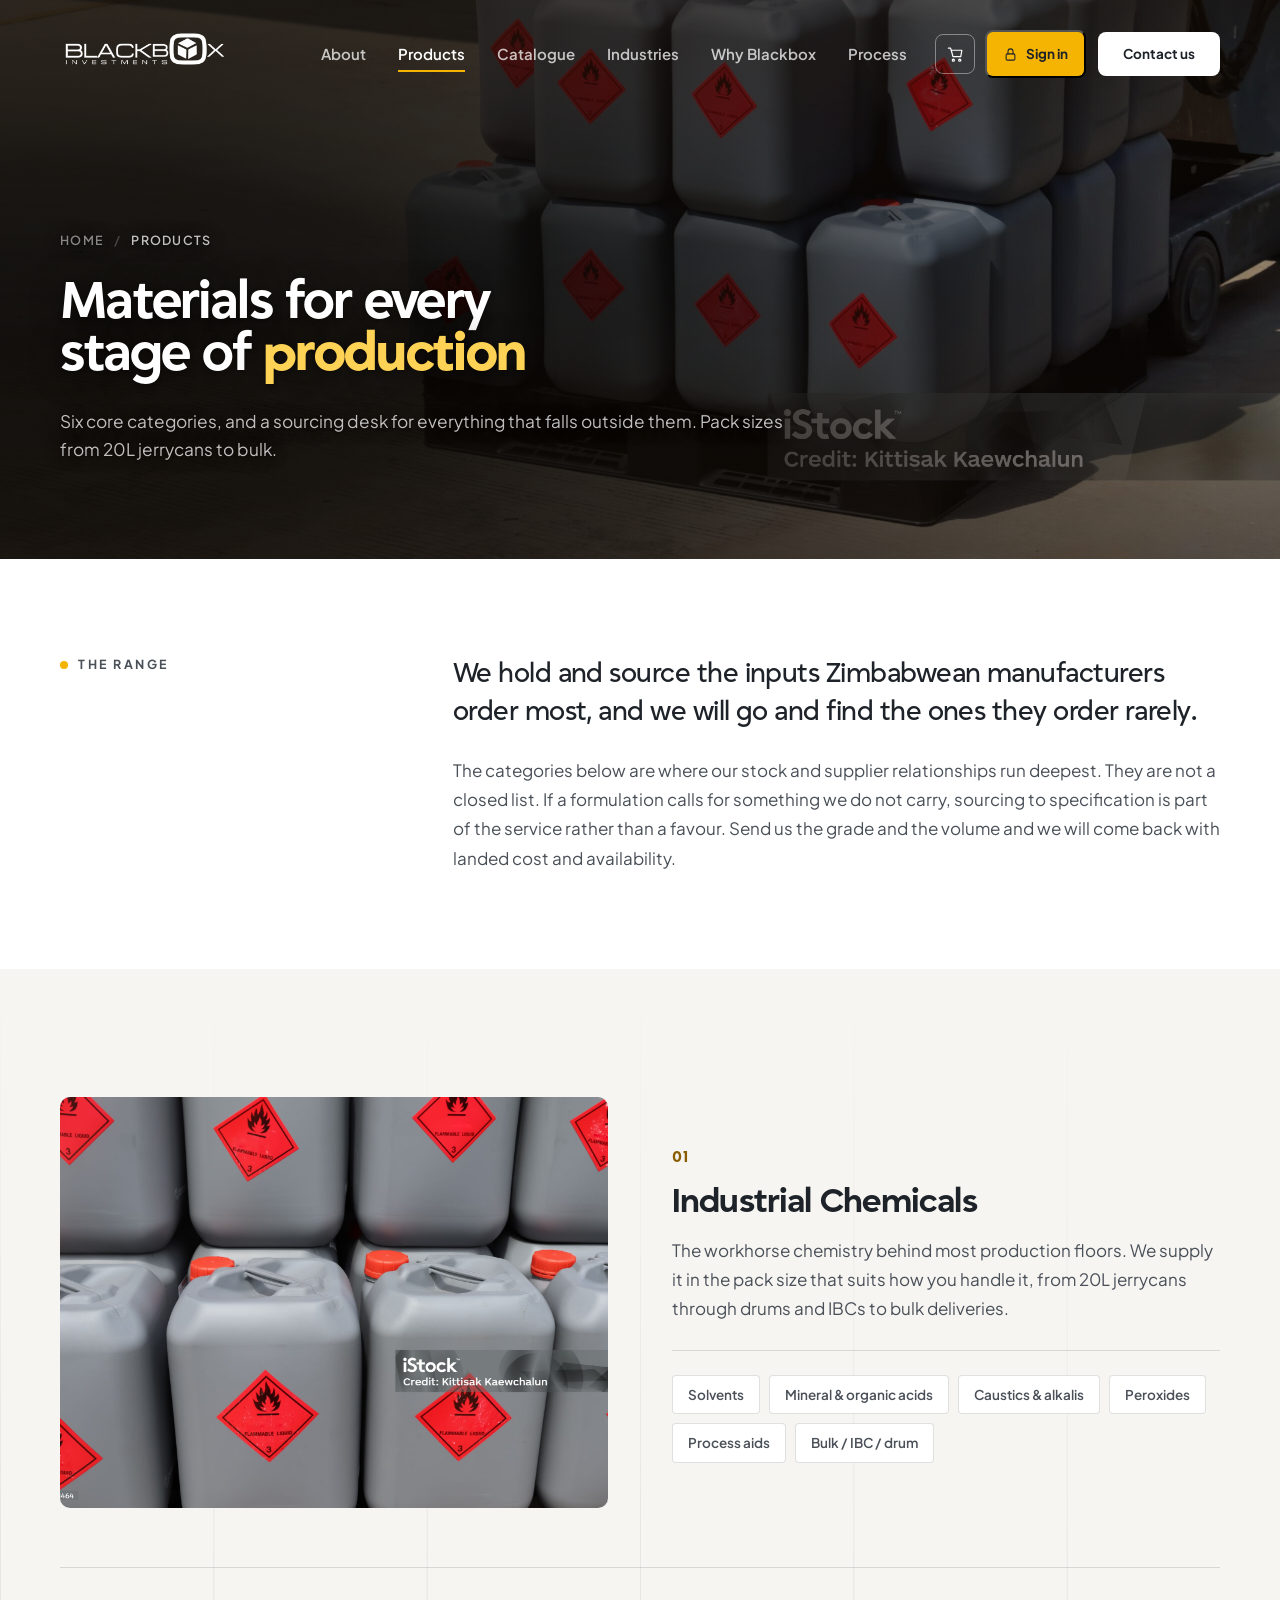
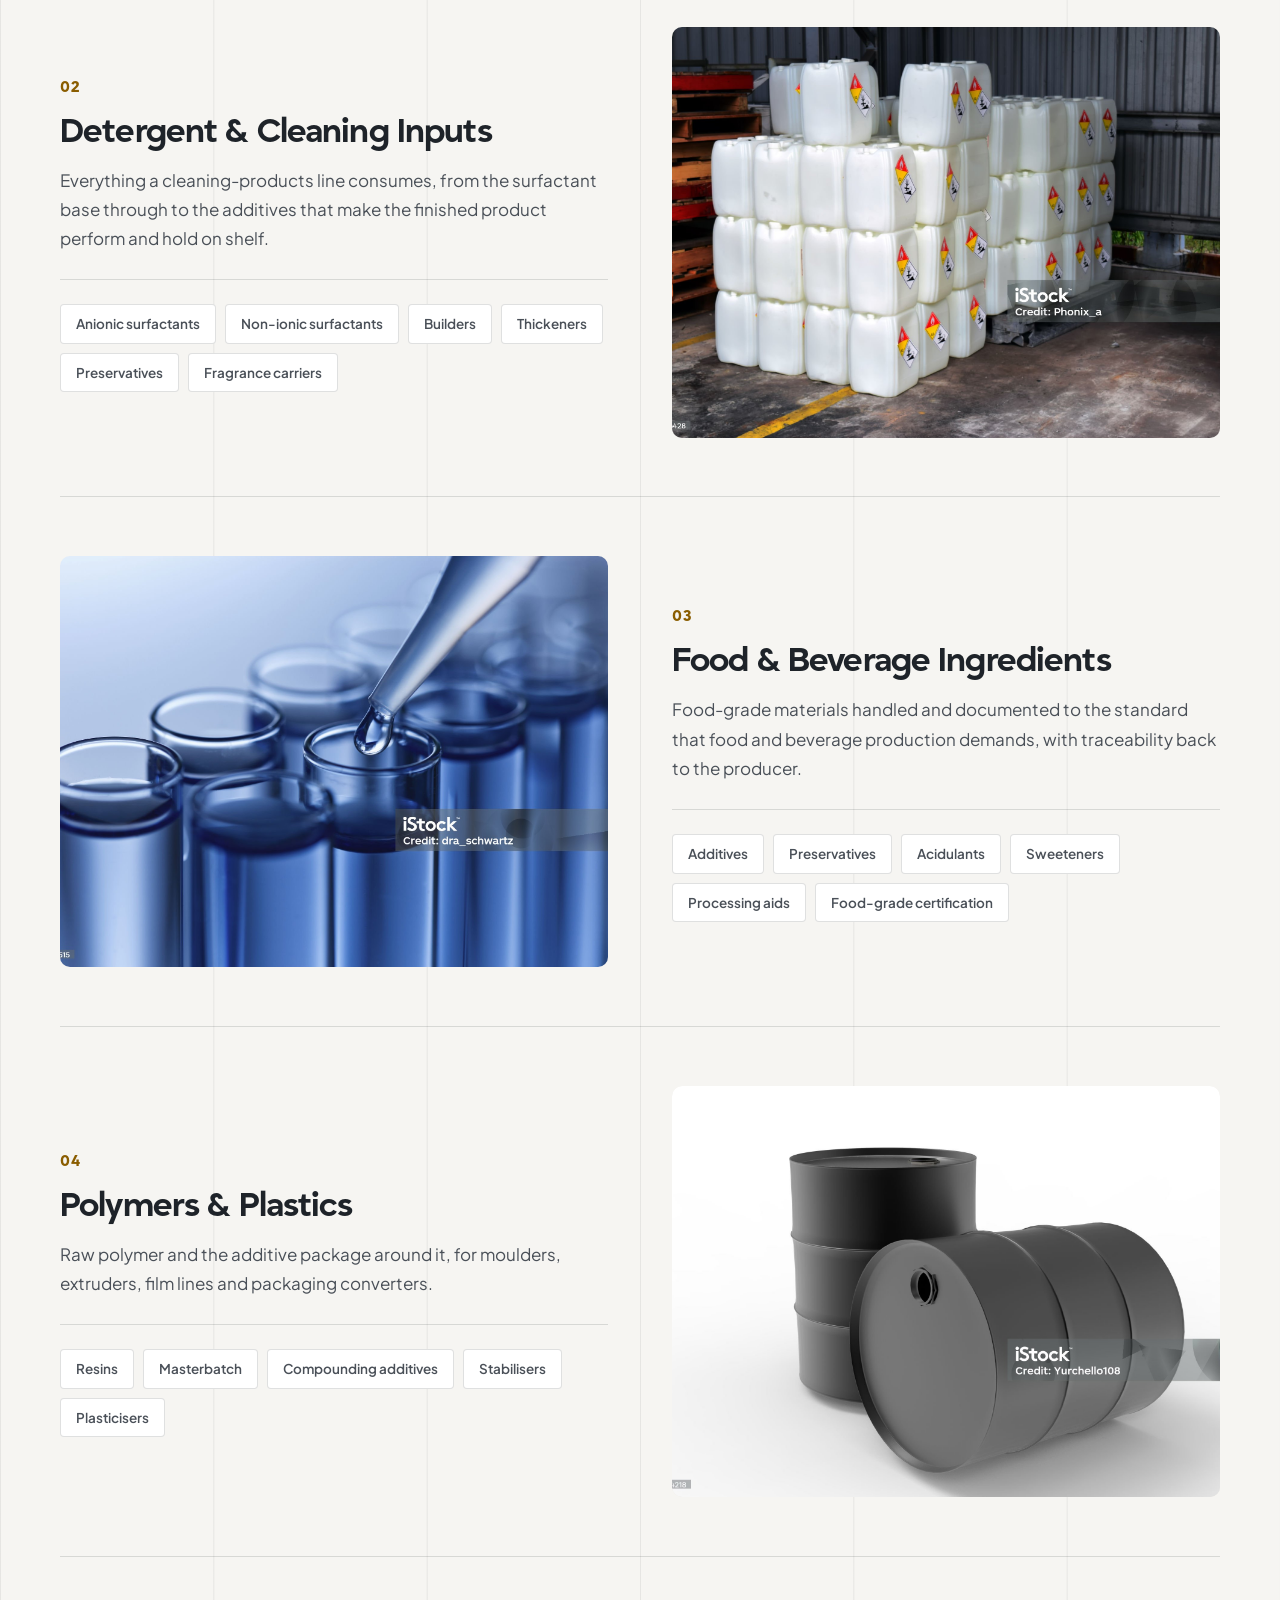
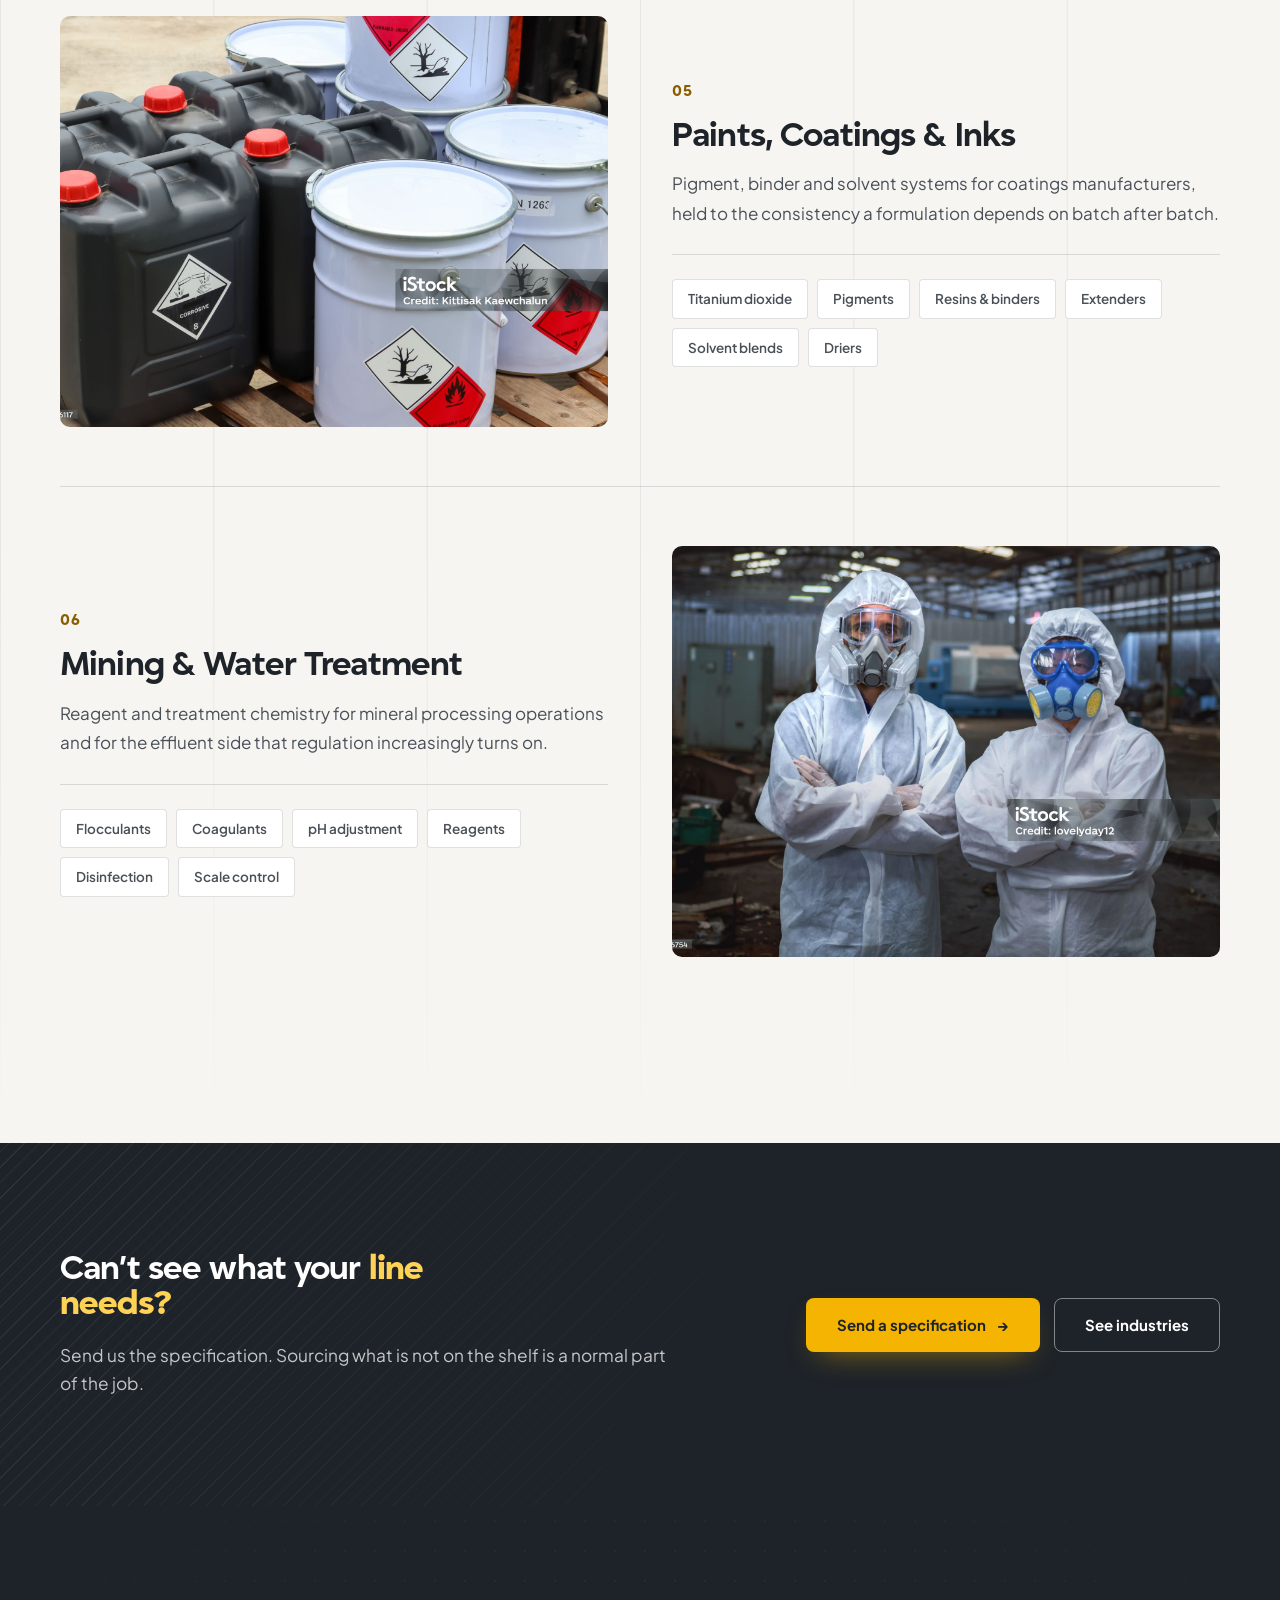
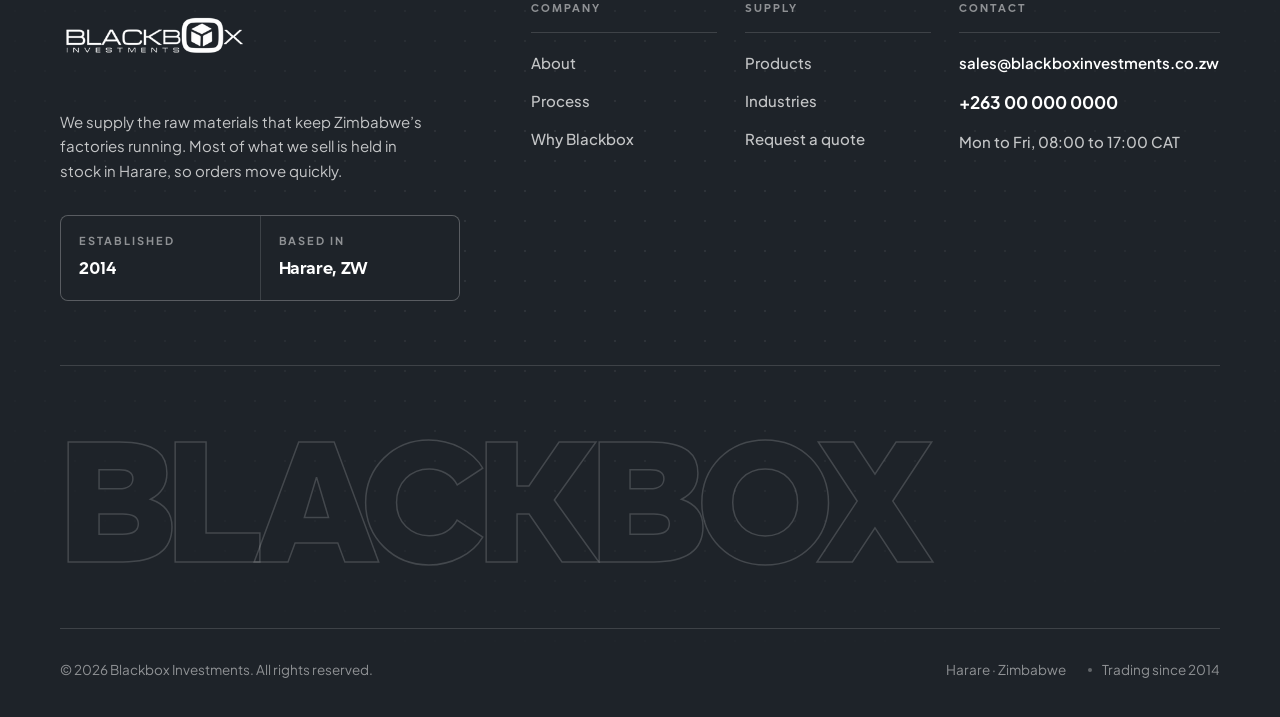
<file: products.html>
<!DOCTYPE html>
<html lang="en">
<head>
<meta charset="utf-8">
<meta name="viewport" content="width=device-width, initial-scale=1">
<title>Products | Blackbox Investments</title>
<meta name="description" content="Industrial chemicals, detergent inputs, food-grade ingredients, polymers, coatings raw materials and water-treatment chemistry supplied across Zimbabwe.">
<meta name="theme-color" content="#0B1017">
<meta property="og:type" content="website">
<meta property="og:title" content="Products | Blackbox Investments">
<meta property="og:description" content="Industrial chemicals, detergent inputs, food-grade ingredients, polymers, coatings raw materials and water-treatment chemistry supplied across Zimbabwe.">
<meta property="og:image" content="assets/img/hero-refinery.jpg">
<link rel="icon" href="assets/img/logo.png">
<link rel="preload" href="assets/fonts/grift-700.woff2" as="font" type="font/woff2" crossorigin>
<link rel="preload" href="assets/fonts/grift-800.woff2" as="font" type="font/woff2" crossorigin>
<link rel="preconnect" href="https://fonts.googleapis.com">
<link rel="preconnect" href="https://fonts.gstatic.com" crossorigin>
<link href="https://fonts.googleapis.com/css2?family=Plus+Jakarta+Sans:ital,wght@0,300;0,400;0,500;0,600;0,700;0,800;1,400&display=swap" rel="stylesheet">
<link rel="stylesheet" href="assets/css/styles.css">
<link rel="stylesheet" href="assets/css/platform.css">
</head>
<body>

<a class="skip-link" href="#main">Skip to content</a>

<header class="site-header" id="siteHeader">
  <div class="shell header-inner">
    <a class="brand" href="index.html" aria-label="Blackbox Investments home">
      <img src="assets/img/logo-white.png" alt="Blackbox Investments" class="brand-mark brand-mark--light">
      <img src="assets/img/logo.png" alt="" aria-hidden="true" class="brand-mark brand-mark--dark">
    </a>

    <nav class="nav" id="primaryNav" aria-label="Primary">
      <a href="about.html">About</a>
      <a href="products.html" aria-current="page">Products</a>
      <a href="industries.html">Industries</a>
      <a href="why-blackbox.html">Why Blackbox</a>
      <a href="process.html">Process</a>
    </nav>

    <div class="header-actions">
      <a class="btn btn--pill" href="contact.html">Contact us</a>
      <button class="nav-toggle" id="navToggle" aria-expanded="false" aria-controls="primaryNav" aria-label="Open menu">
        <span></span><span></span>
      </button>
    </div>
  </div>
</header>

<main id="main">

<section class="page-hero">
  <div class="page-hero-bg"><img src="assets/img/pallet-forklift.jpg" alt="Palletised chemical containers being moved by forklift" fetchpriority="high"></div>
  <div class="shell">
    <nav class="crumbs" aria-label="Breadcrumb">
      <a href="index.html">Home</a><span class="sep" aria-hidden="true">/</span><span aria-current="page">Products</span>
    </nav>
    <h1 class="page-title reveal">Materials for every<br>stage of <em>production</em></h1>
    <p class="page-lead reveal" data-delay="1">Six core categories, and a sourcing desk for everything that falls outside them. Pack sizes from 20L jerrycans to bulk.</p>
  </div>
</section>

<section class="page-intro">
  <div class="shell page-intro-grid">
    <p class="eyebrow reveal"><span class="dot"></span> The range</p>
    <div class="reveal" data-delay="1">
      <p class="page-intro-lead">
        We hold and source the inputs Zimbabwean manufacturers order most, and we
        will go and find the ones they order rarely.
      </p>
      <p class="page-intro-body">
        The categories below are where our stock and supplier relationships run
        deepest. They are not a closed list. If a formulation calls for something
        we do not carry, sourcing to specification is part of the service rather
        than a favour. Send us the grade and the volume and we will come back with
        landed cost and availability.
      </p>
    </div>
  </div>
</section>

<section class="detail-rows">
  <div class="pattern pattern--rules" aria-hidden="true"></div>
  <div class="shell">
  <article class="detail-row reveal">
    <figure class="detail-figure"><img src="assets/img/drums-flammable.jpg" alt="Rows of grey chemical containers bearing flammable-liquid hazard labels" loading="lazy"></figure>
    <div class="detail-body">
      <span class="detail-no">01</span>
      <h2>Industrial Chemicals</h2>
      <p>The workhorse chemistry behind most production floors. We supply it in the pack size that suits how you handle it, from 20L jerrycans through drums and IBCs to bulk deliveries.</p>
      <ul class="spec-list" role="list"><li>Solvents</li><li>Mineral &amp; organic acids</li><li>Caustics &amp; alkalis</li><li>Peroxides</li><li>Process aids</li><li>Bulk / IBC / drum</li></ul>
    </div>
  </article>

  <article class="detail-row reveal">
    <figure class="detail-figure"><img src="assets/img/jerrycans-white.jpg" alt="Stacked white chemical jerrycans on pallets in a warehouse bay" loading="lazy"></figure>
    <div class="detail-body">
      <span class="detail-no">02</span>
      <h2>Detergent &amp; Cleaning Inputs</h2>
      <p>Everything a cleaning-products line consumes, from the surfactant base through to the additives that make the finished product perform and hold on shelf.</p>
      <ul class="spec-list" role="list"><li>Anionic surfactants</li><li>Non-ionic surfactants</li><li>Builders</li><li>Thickeners</li><li>Preservatives</li><li>Fragrance carriers</li></ul>
    </div>
  </article>

  <article class="detail-row reveal">
    <figure class="detail-figure"><img src="assets/img/lab-tubes.jpg" alt="Blue-lit laboratory test tubes with a pipette" loading="lazy"></figure>
    <div class="detail-body">
      <span class="detail-no">03</span>
      <h2>Food &amp; Beverage Ingredients</h2>
      <p>Food-grade materials handled and documented to the standard that food and beverage production demands, with traceability back to the producer.</p>
      <ul class="spec-list" role="list"><li>Additives</li><li>Preservatives</li><li>Acidulants</li><li>Sweeteners</li><li>Processing aids</li><li>Food-grade certification</li></ul>
    </div>
  </article>

  <article class="detail-row reveal">
    <figure class="detail-figure"><img src="assets/img/barrels-black.jpg" alt="Two industrial storage barrels on a plain background" loading="lazy"></figure>
    <div class="detail-body">
      <span class="detail-no">04</span>
      <h2>Polymers &amp; Plastics</h2>
      <p>Raw polymer and the additive package around it, for moulders, extruders, film lines and packaging converters.</p>
      <ul class="spec-list" role="list"><li>Resins</li><li>Masterbatch</li><li>Compounding additives</li><li>Stabilisers</li><li>Plasticisers</li></ul>
    </div>
  </article>

  <article class="detail-row reveal">
    <figure class="detail-figure"><img src="assets/img/drums-mixed.jpg" alt="Chemical drums and jerrycans with hazard labels on a pallet" loading="lazy"></figure>
    <div class="detail-body">
      <span class="detail-no">05</span>
      <h2>Paints, Coatings &amp; Inks</h2>
      <p>Pigment, binder and solvent systems for coatings manufacturers, held to the consistency a formulation depends on batch after batch.</p>
      <ul class="spec-list" role="list"><li>Titanium dioxide</li><li>Pigments</li><li>Resins &amp; binders</li><li>Extenders</li><li>Solvent blends</li><li>Driers</li></ul>
    </div>
  </article>

  <article class="detail-row reveal">
    <figure class="detail-figure"><img src="assets/img/hazmat-pair.jpg" alt="Two technicians in protective suits and respirators inside a plant" loading="lazy"></figure>
    <div class="detail-body">
      <span class="detail-no">06</span>
      <h2>Mining &amp; Water Treatment</h2>
      <p>Reagent and treatment chemistry for mineral processing operations and for the effluent side that regulation increasingly turns on.</p>
      <ul class="spec-list" role="list"><li>Flocculants</li><li>Coagulants</li><li>pH adjustment</li><li>Reagents</li><li>Disinfection</li><li>Scale control</li></ul>
    </div>
  </article>

  </div>
</section>

<section class="cta-band">
  <div class="pattern pattern--hatch" aria-hidden="true"></div>
  <div class="shell cta-inner">
    <div class="reveal">
      <h2>Can&rsquo;t see what your <em>line needs?</em></h2>
      <p>Send us the specification. Sourcing what is not on the shelf is a normal part of the job.</p>
    </div>
    <div class="cta-actions reveal" data-delay="1">
      <a class="btn btn--primary" href="contact.html">Send a specification <span class="btn-arrow" aria-hidden="true">&rarr;</span></a>
      <a class="btn btn--ghost" href="industries.html">See industries</a>
    </div>
  </div>
</section>
</main>

<footer class="site-footer">
  <div class="pattern pattern--dots" aria-hidden="true"></div>
  <div class="shell">
    <div class="footer-top">
      <div class="footer-brand">
        <img src="assets/img/logo-white.png" alt="Blackbox Investments">
        <p>We supply the raw materials that keep Zimbabwe&rsquo;s factories
           running. Most of what we sell is held in stock in Harare, so orders
           move quickly.</p>
        <ul class="footer-meta" role="list">
          <li><span>Established</span><strong>2014</strong></li>
          <li><span>Based in</span><strong>Harare, ZW</strong></li>
        </ul>
      </div>

      <nav class="footer-nav" aria-label="Footer">
        <div>
          <h4>Company</h4>
          <a href="about.html">About</a>
          <a href="process.html">Process</a>
          <a href="why-blackbox.html">Why Blackbox</a>
        </div>
        <div>
          <h4>Supply</h4>
          <a href="products.html">Products</a>
          <a href="industries.html">Industries</a>
          <a href="contact.html">Request a quote</a>
        </div>
        <div>
          <h4>Contact</h4>
          <a class="footer-contact" href="mailto:sales@blackboxinvestments.co.zw">sales@blackboxinvestments.co.zw</a>
          <a class="footer-contact footer-contact--lg" href="tel:+263000000000">+263 00 000 0000</a>
          <span>Mon to Fri, 08:00 to 17:00 CAT</span>
        </div>
      </nav>
    </div>

    <div class="footer-wordmark" aria-hidden="true">BLACKBOX</div>

    <div class="footer-bottom">
      <p>&copy; <span id="year">2026</span> Blackbox Investments. All rights reserved.</p>
      <ul class="footer-legal" role="list">
        <li>Harare &middot; Zimbabwe</li>
        <li>Trading since 2014</li>
      </ul>
    </div>
  </div>
</footer>

<script src="assets/js/main.js"></script>
<script src="assets/js/app.js"></script>
</body>
</html>
</file>
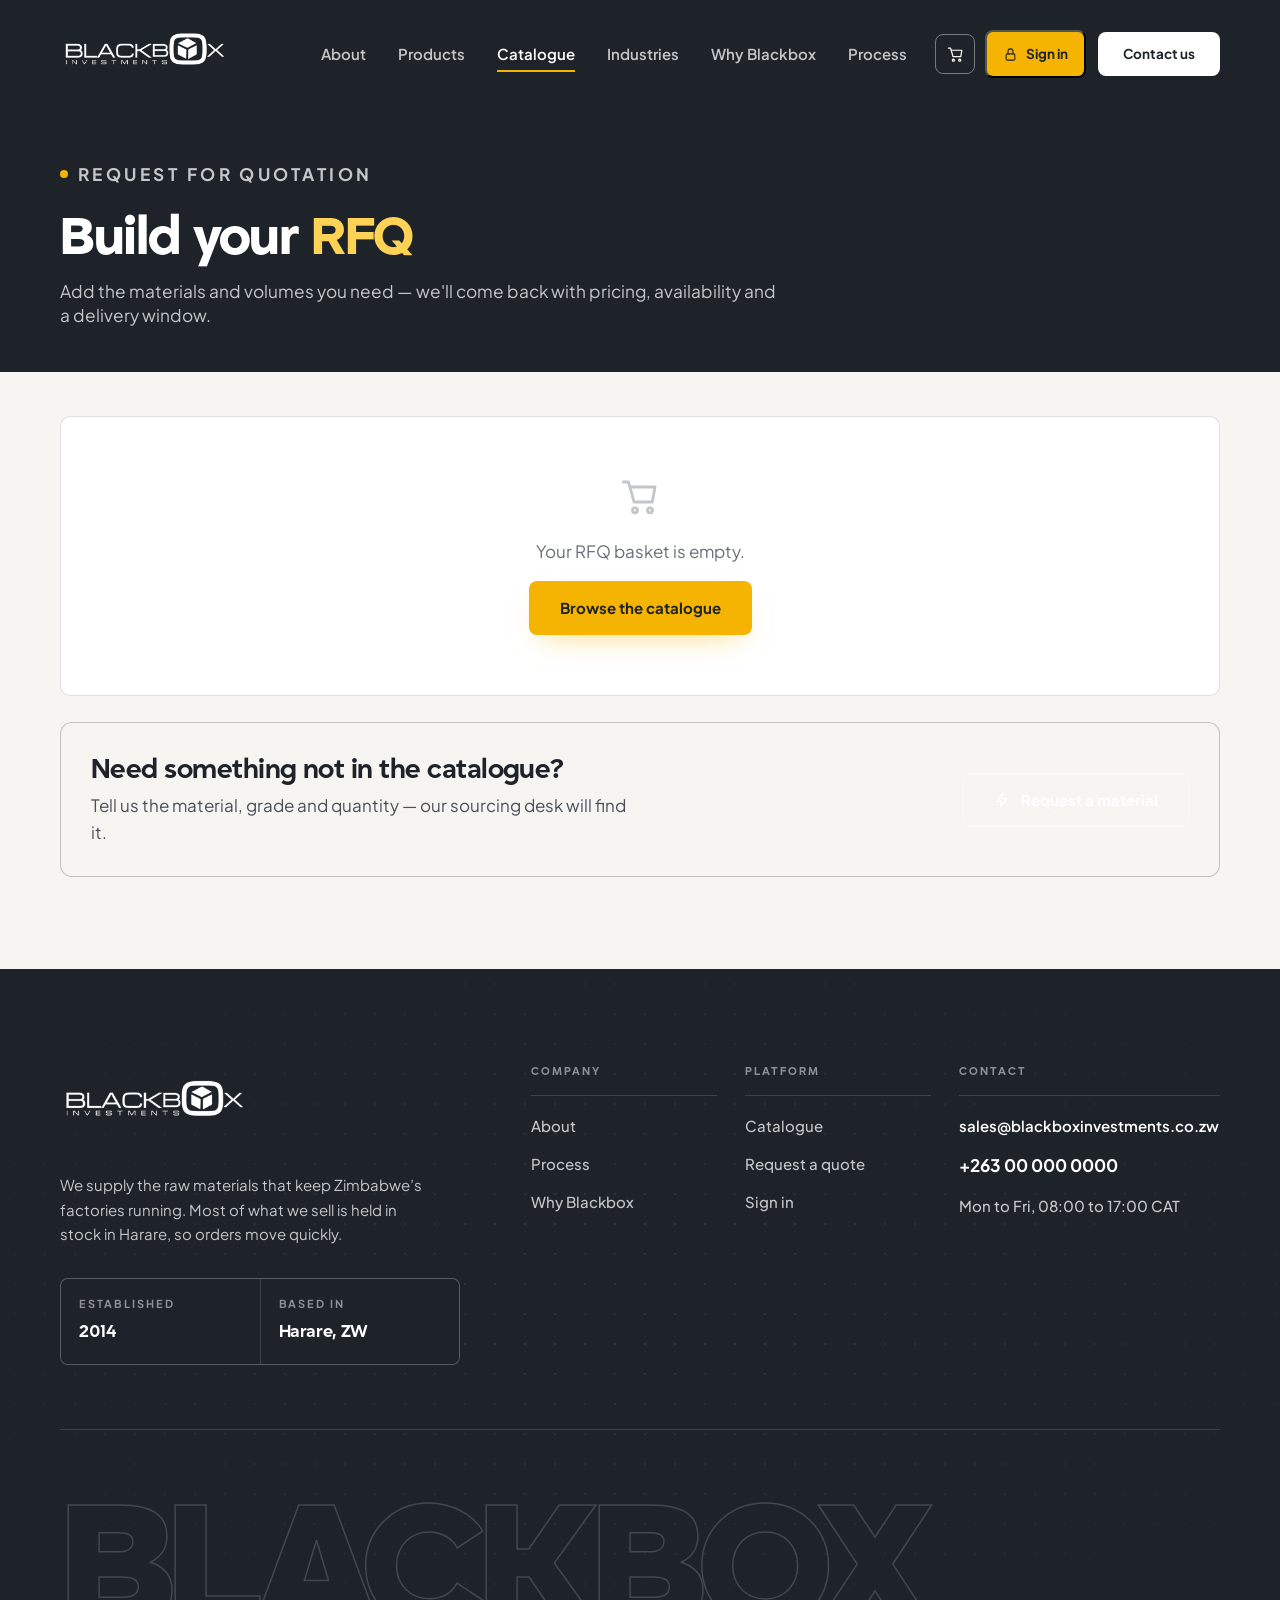
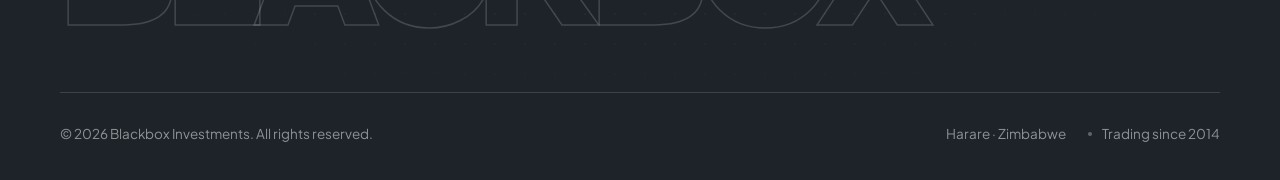
<file: rfq.html>
<!DOCTYPE html>
<html lang="en">
<head>
<meta charset="utf-8">
<meta name="viewport" content="width=device-width, initial-scale=1">
<title>Request for Quotation | Blackbox Investments</title>
<meta name="theme-color" content="#0B1017">
<link rel="icon" href="assets/img/logo.png">
<link rel="preload" href="assets/fonts/grift-700.woff2" as="font" type="font/woff2" crossorigin>
<link rel="preload" href="assets/fonts/grift-800.woff2" as="font" type="font/woff2" crossorigin>
<link rel="preconnect" href="https://fonts.googleapis.com">
<link rel="preconnect" href="https://fonts.gstatic.com" crossorigin>
<link href="https://fonts.googleapis.com/css2?family=Plus+Jakarta+Sans:ital,wght@0,300;0,400;0,500;0,600;0,700;0,800;1,400&display=swap" rel="stylesheet">
<link rel="stylesheet" href="assets/css/styles.css">
<link rel="stylesheet" href="assets/css/platform.css">
</head>
<body data-page="rfq">
<a class="skip-link" href="#main">Skip to content</a>
<header class="site-header" id="siteHeader">
  <div class="shell header-inner">
    <a class="brand" href="index.html" aria-label="Blackbox Investments home">
      <img src="assets/img/logo-white.png" alt="Blackbox Investments" class="brand-mark brand-mark--light">
      <img src="assets/img/logo.png" alt="" aria-hidden="true" class="brand-mark brand-mark--dark">
    </a>
    <nav class="nav" id="primaryNav" aria-label="Primary">
      <a href="about.html">About</a>
      <a href="products.html">Products</a>
      <a href="industries.html">Industries</a>
      <a href="why-blackbox.html">Why Blackbox</a>
      <a href="process.html">Process</a>
    </nav>
    <div class="header-actions">
      <a class="btn btn--pill" href="contact.html">Contact us</a>
      <button class="nav-toggle" id="navToggle" aria-expanded="false" aria-controls="primaryNav" aria-label="Open menu"><span></span><span></span></button>
    </div>
  </div>
</header>
<main id="main">
  <section class="bbx-intro">
    <div class="pattern pattern--grid" aria-hidden="true"></div>
    <div class="shell">
      <p class="eyebrow eyebrow--light"><span class="dot"></span> Request for Quotation</p>
      <h1>Build your <em>RFQ</em></h1>
      <p>Add the materials and volumes you need &mdash; we'll come back with pricing, availability and a delivery window.</p>
    </div>
  </section>
  <section class="bbx-page tint">
    <div class="shell"><div id="bbx-root"></div></div>
  </section>
</main>
<footer class="site-footer">
  <div class="pattern pattern--dots" aria-hidden="true"></div>
  <div class="shell">
    <div class="footer-top">
      <div class="footer-brand">
        <img src="assets/img/logo-white.png" alt="Blackbox Investments">
        <p>We supply the raw materials that keep Zimbabwe&rsquo;s factories running. Most of what we sell is held in stock in Harare, so orders move quickly.</p>
        <ul class="footer-meta" role="list"><li><span>Established</span><strong>2014</strong></li><li><span>Based in</span><strong>Harare, ZW</strong></li></ul>
      </div>
      <nav class="footer-nav" aria-label="Footer">
        <div><h4>Company</h4><a href="about.html">About</a><a href="process.html">Process</a><a href="why-blackbox.html">Why Blackbox</a></div>
        <div><h4>Platform</h4><a href="catalogue.html">Catalogue</a><a href="rfq.html">Request a quote</a><a href="signin.html">Sign in</a></div>
        <div><h4>Contact</h4><a class="footer-contact" href="mailto:sales@blackboxinvestments.co.zw">sales@blackboxinvestments.co.zw</a><a class="footer-contact footer-contact--lg" href="tel:+263000000000">+263 00 000 0000</a><span>Mon to Fri, 08:00 to 17:00 CAT</span></div>
      </nav>
    </div>
    <div class="footer-wordmark" aria-hidden="true">BLACKBOX</div>
    <div class="footer-bottom"><p>&copy; <span id="year">2026</span> Blackbox Investments. All rights reserved.</p><ul class="footer-legal" role="list"><li>Harare &middot; Zimbabwe</li><li>Trading since 2014</li></ul></div>
  </div>
</footer>
<script src="assets/js/main.js"></script>
<script src="assets/js/app.js"></script>
</body>
</html>
</file>
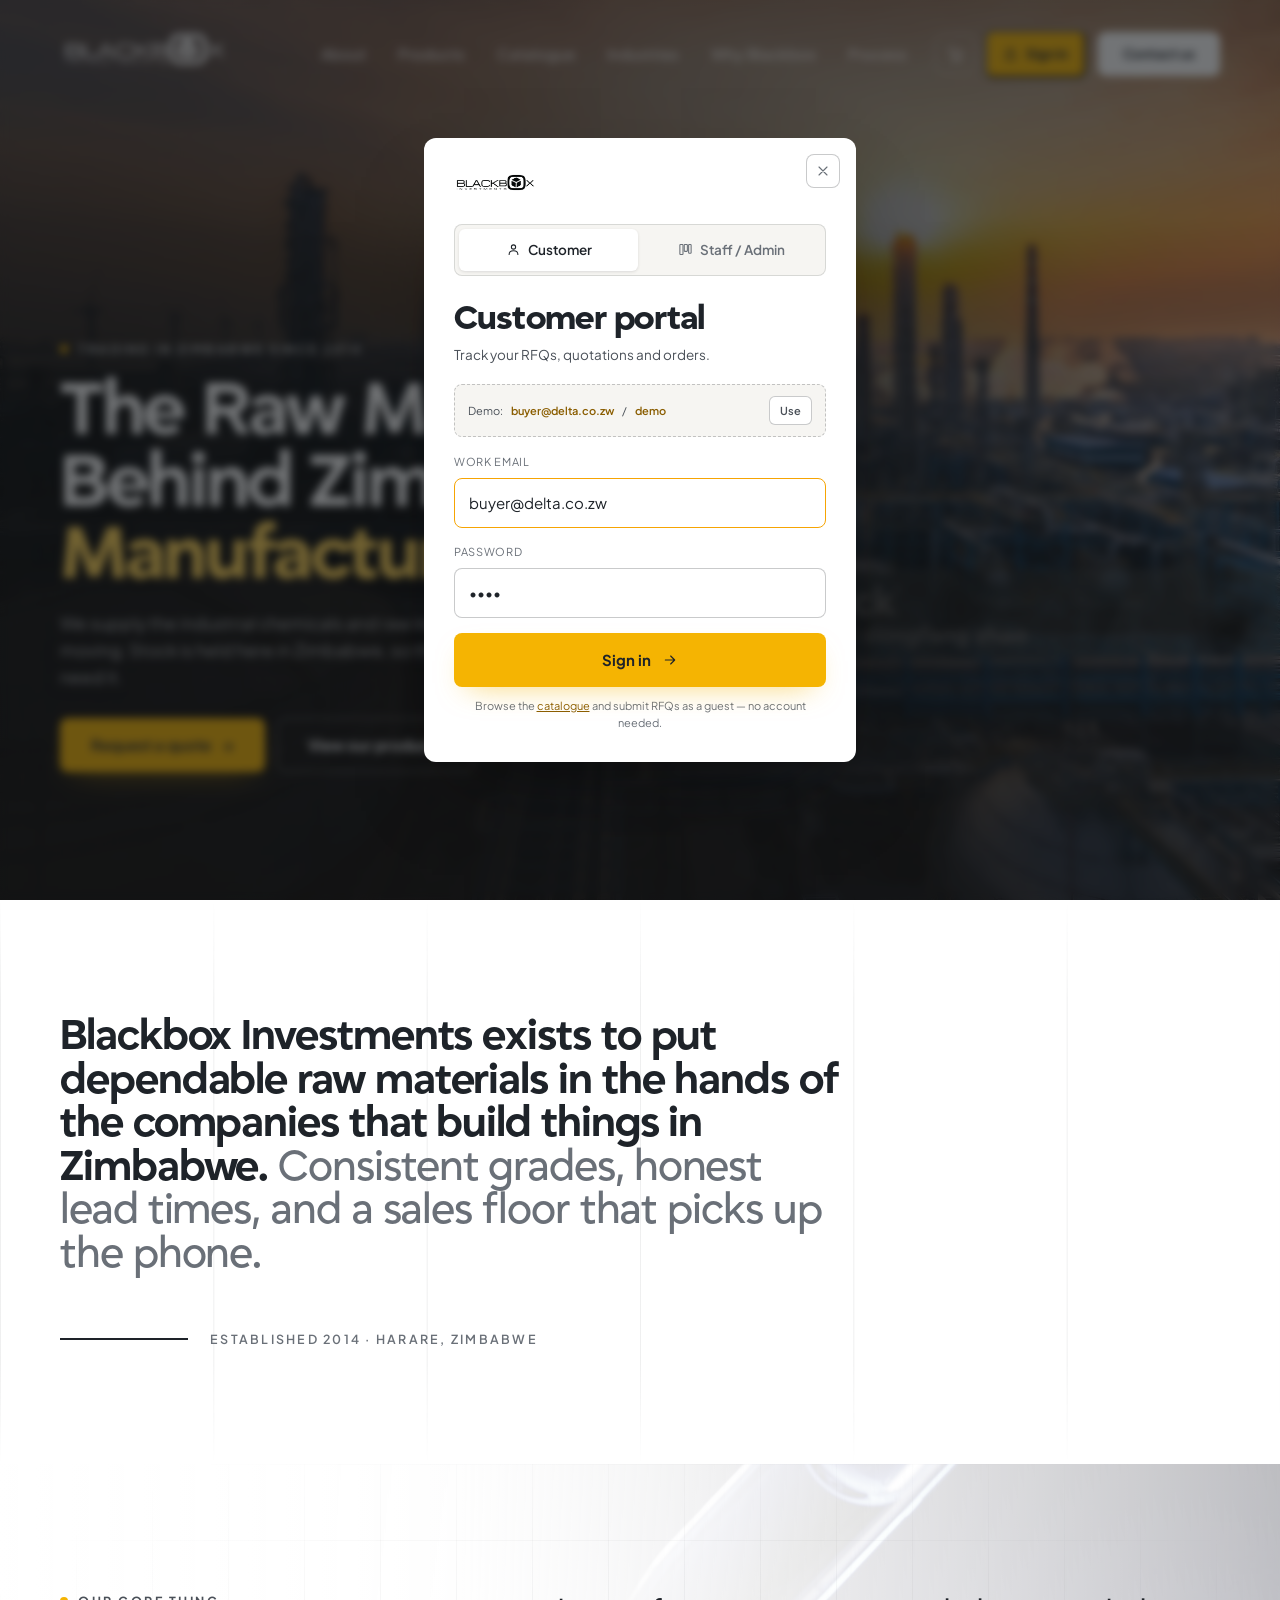
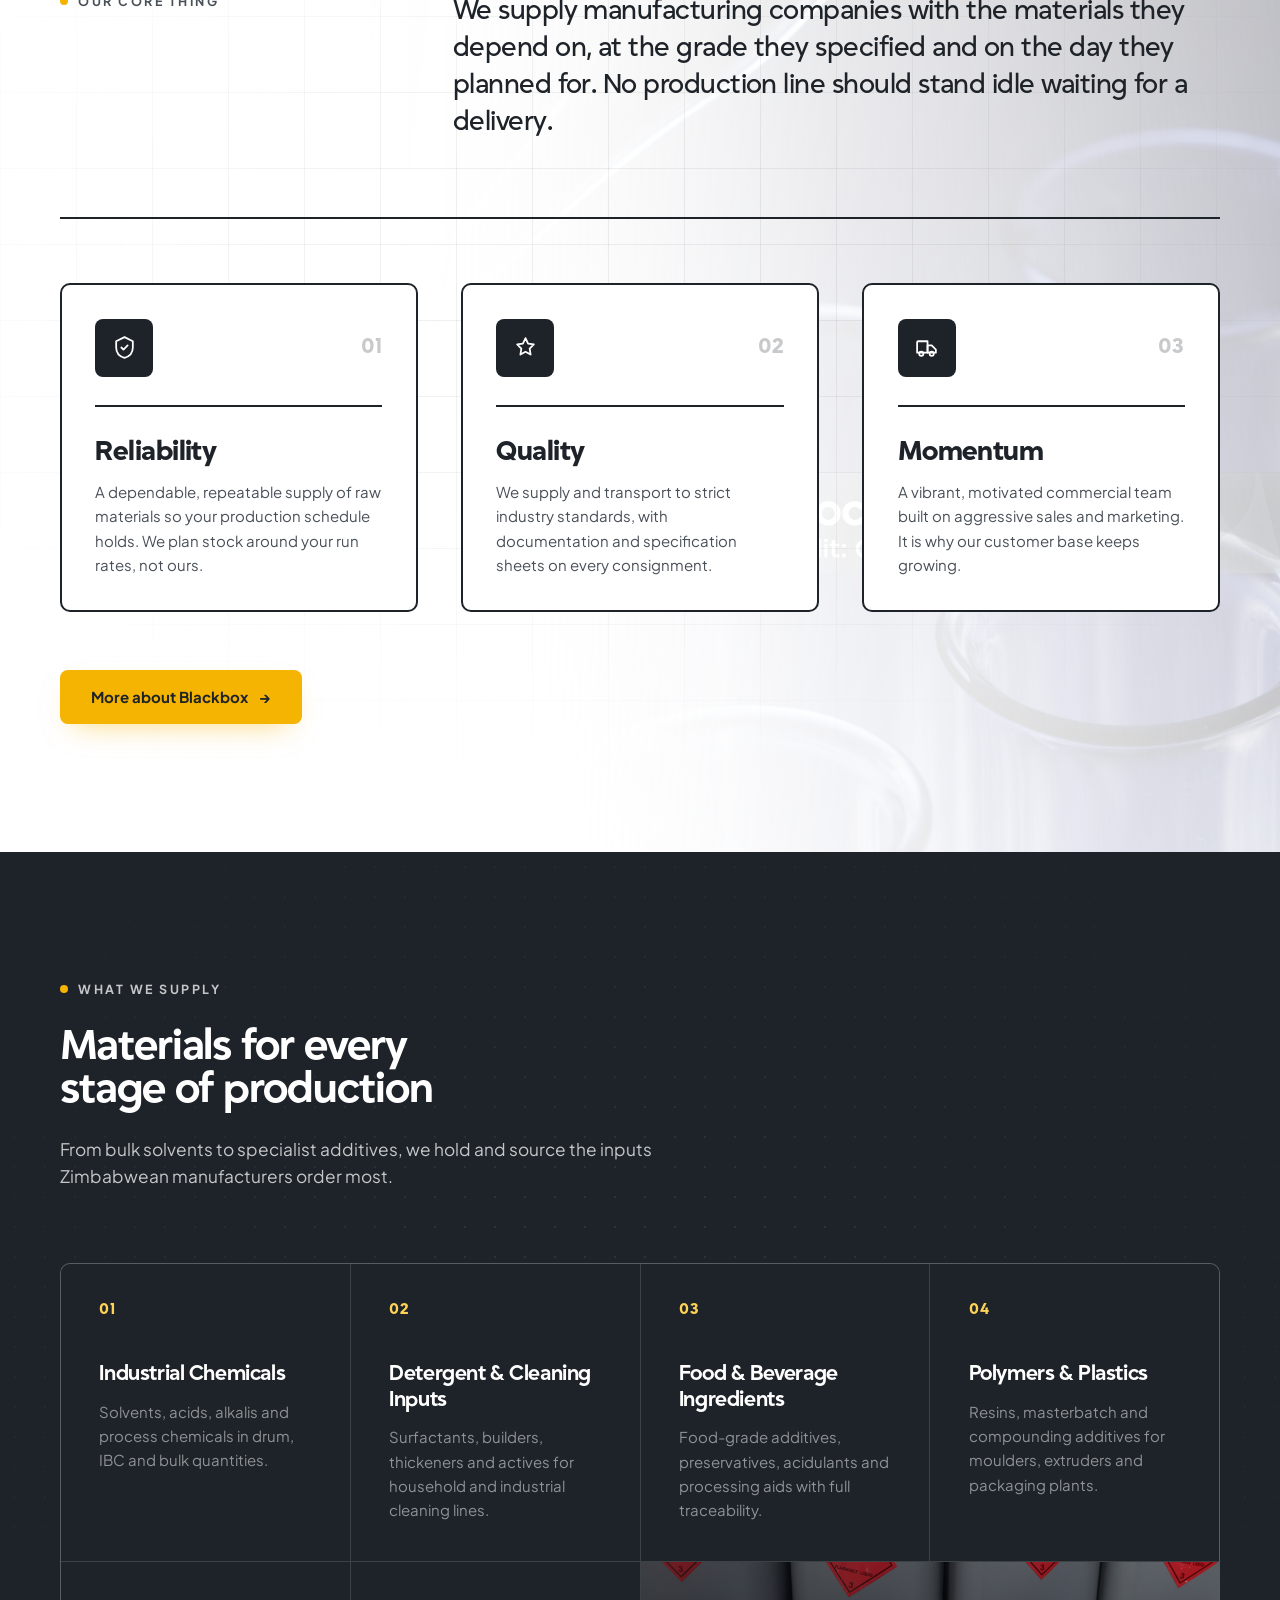
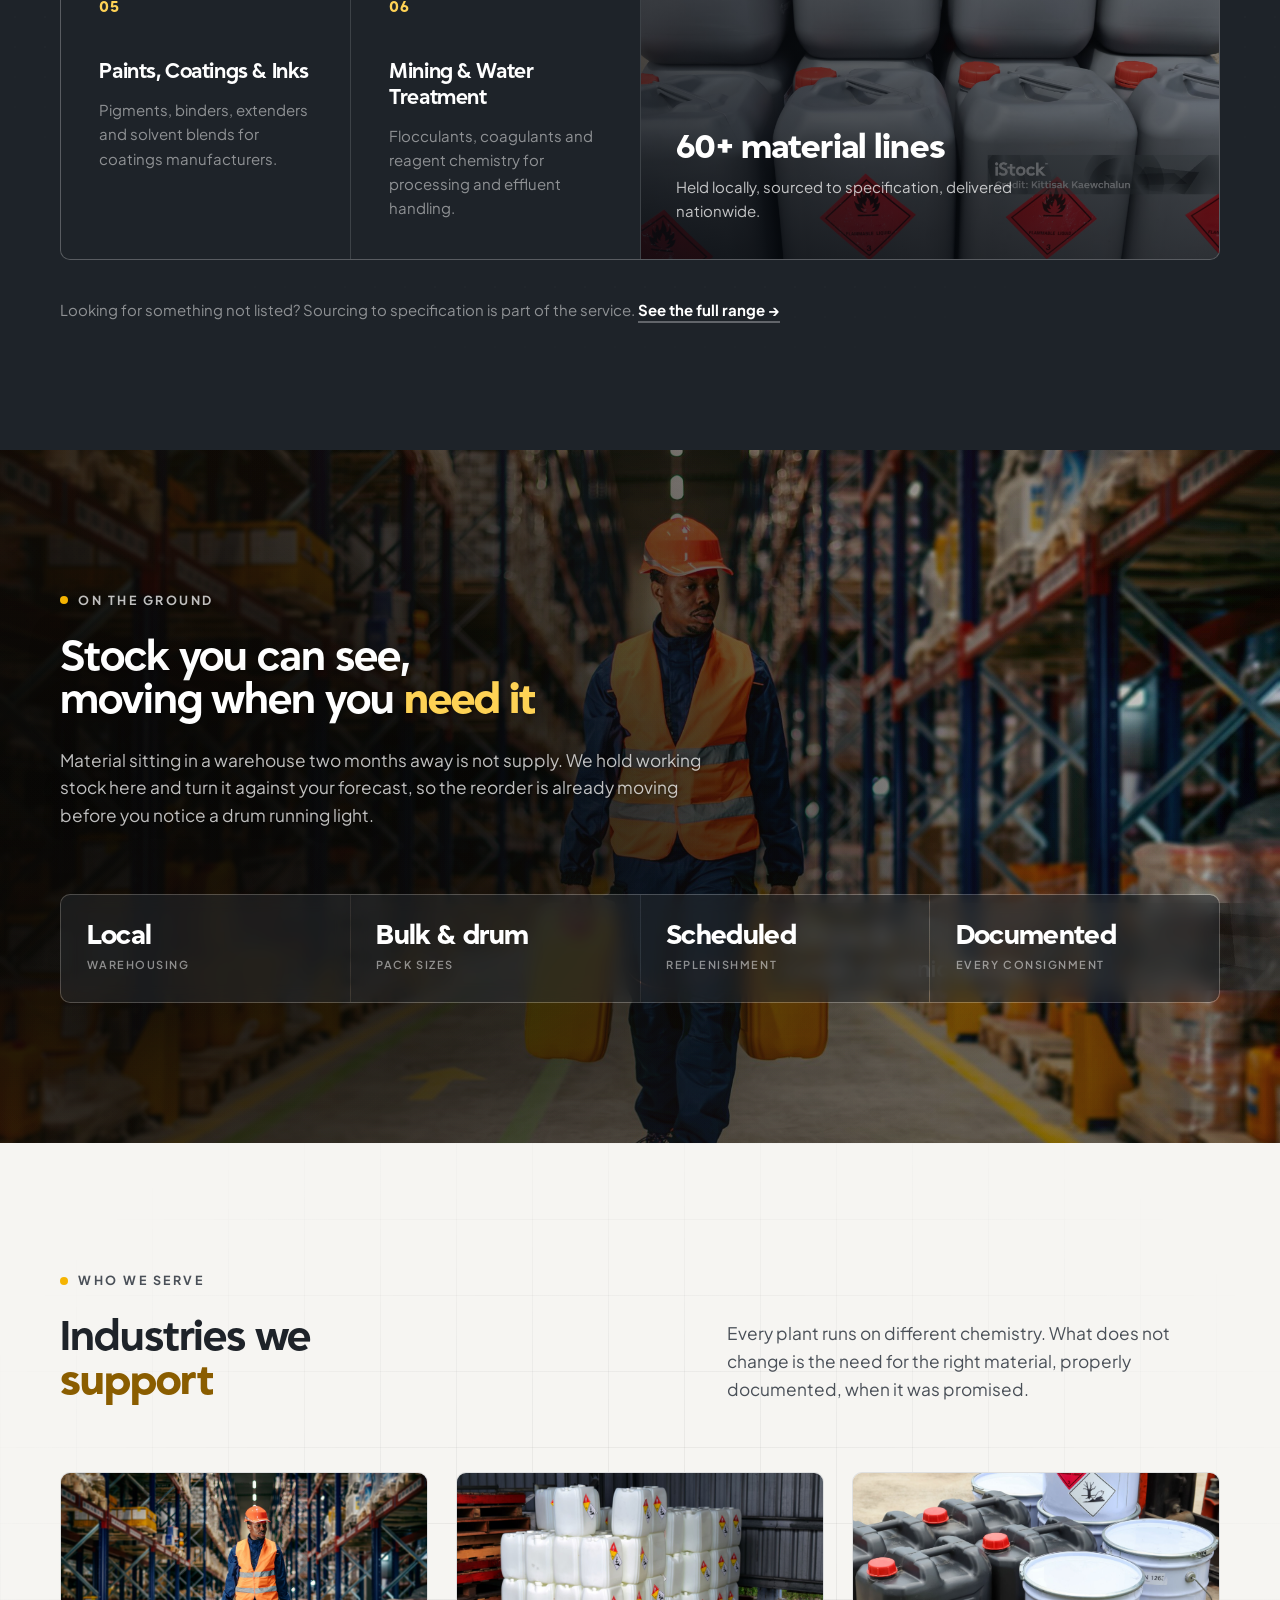
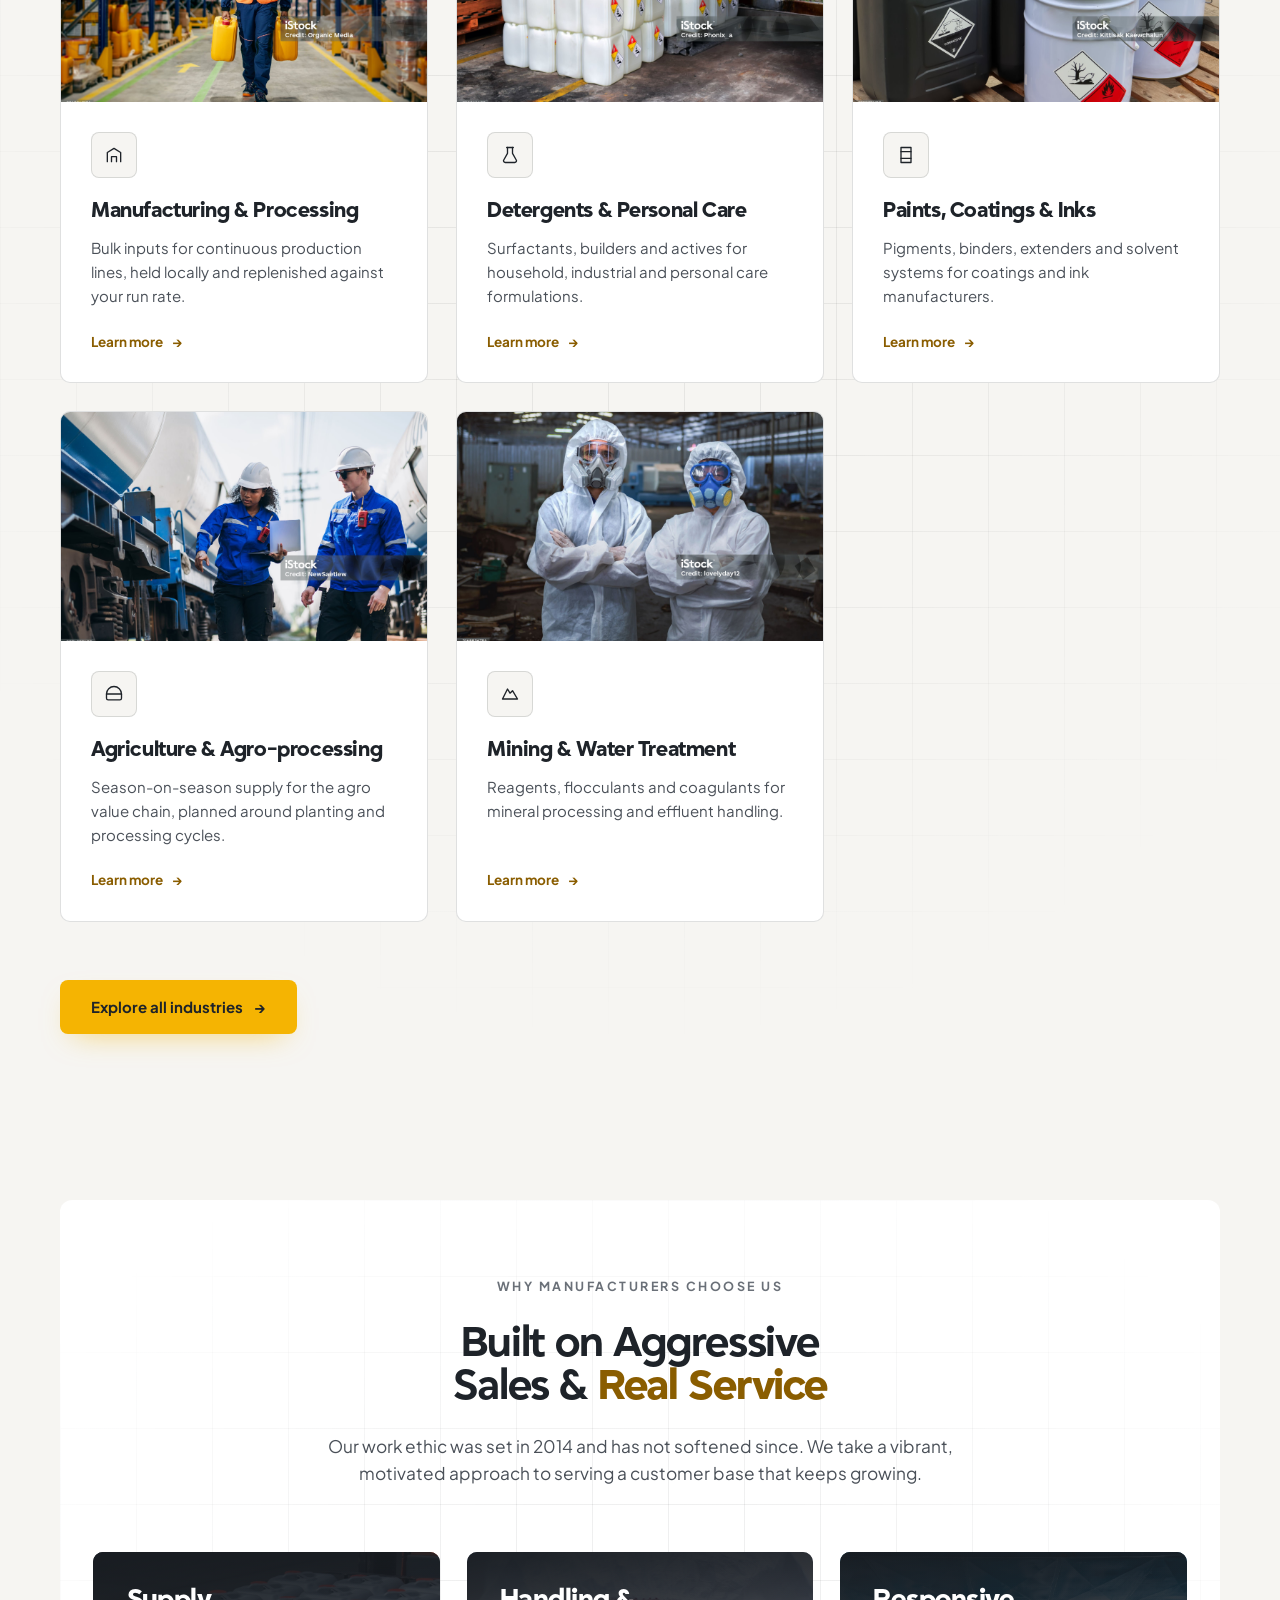
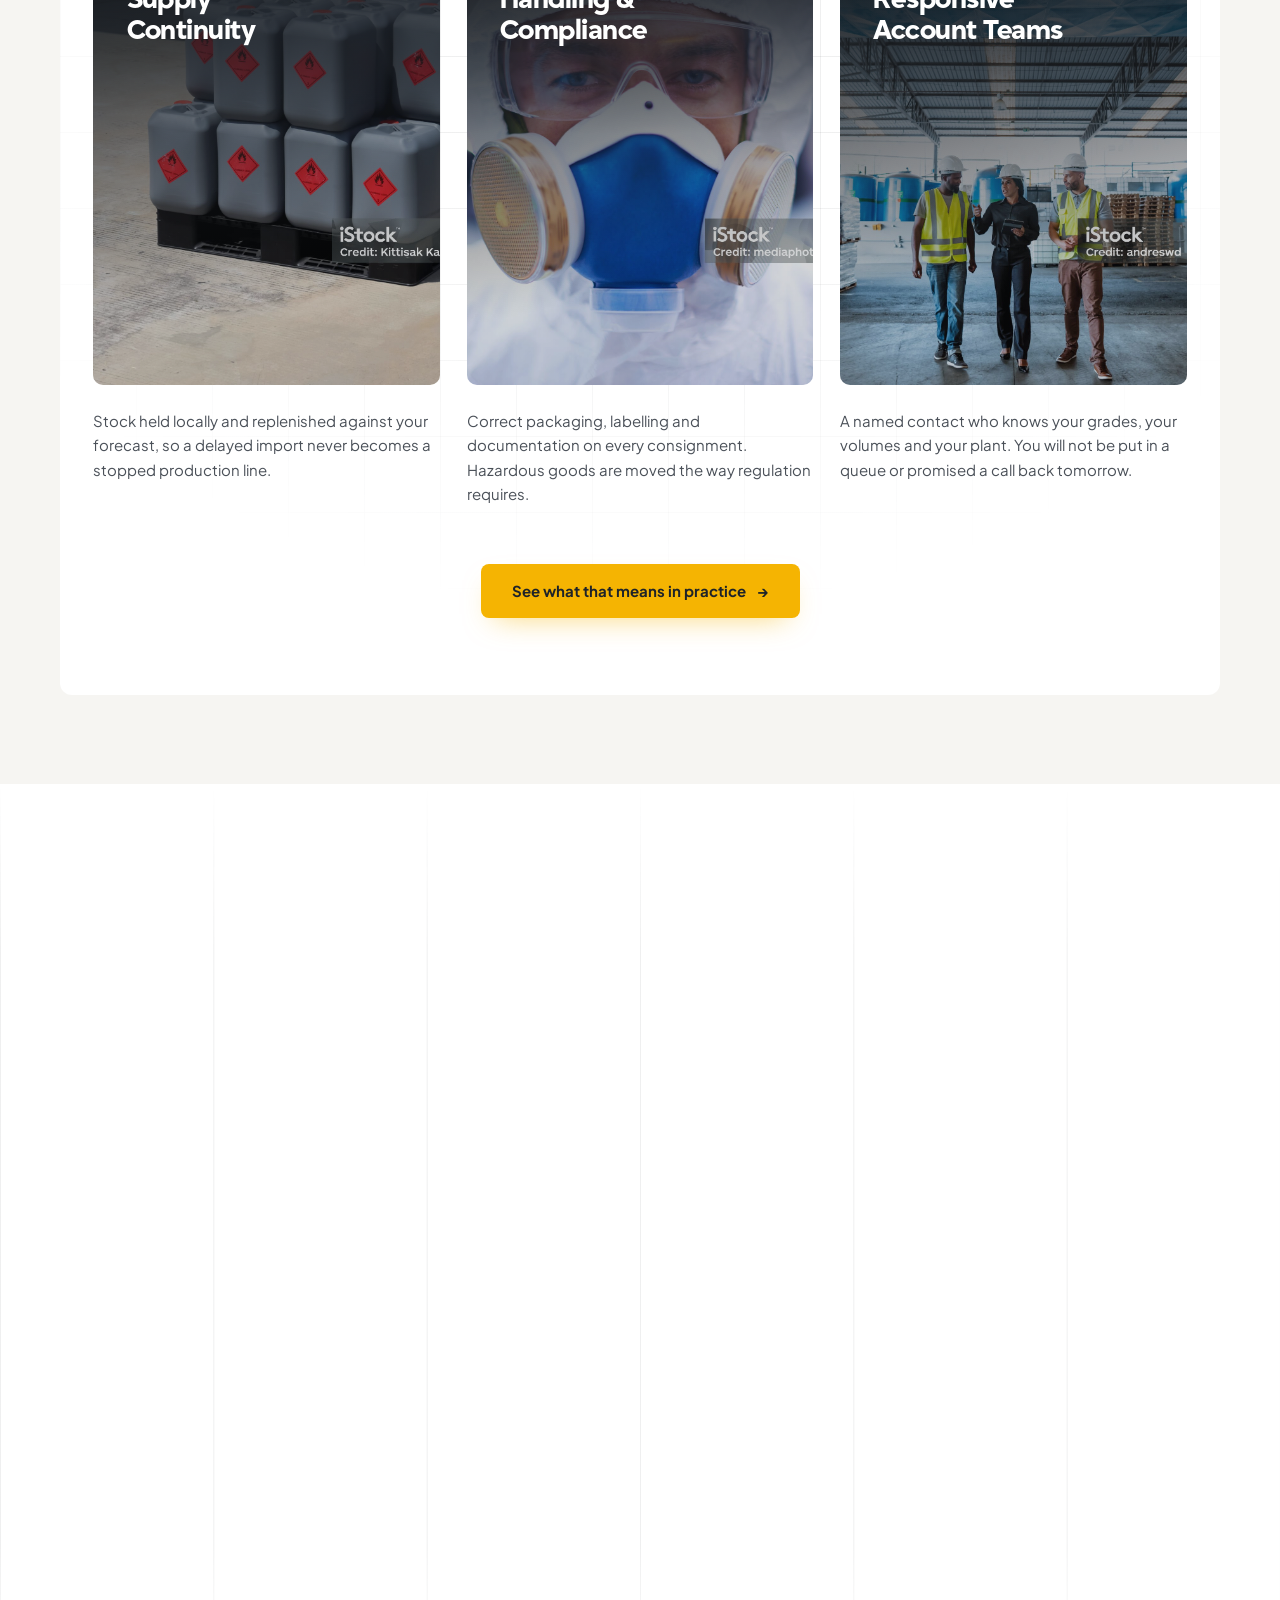
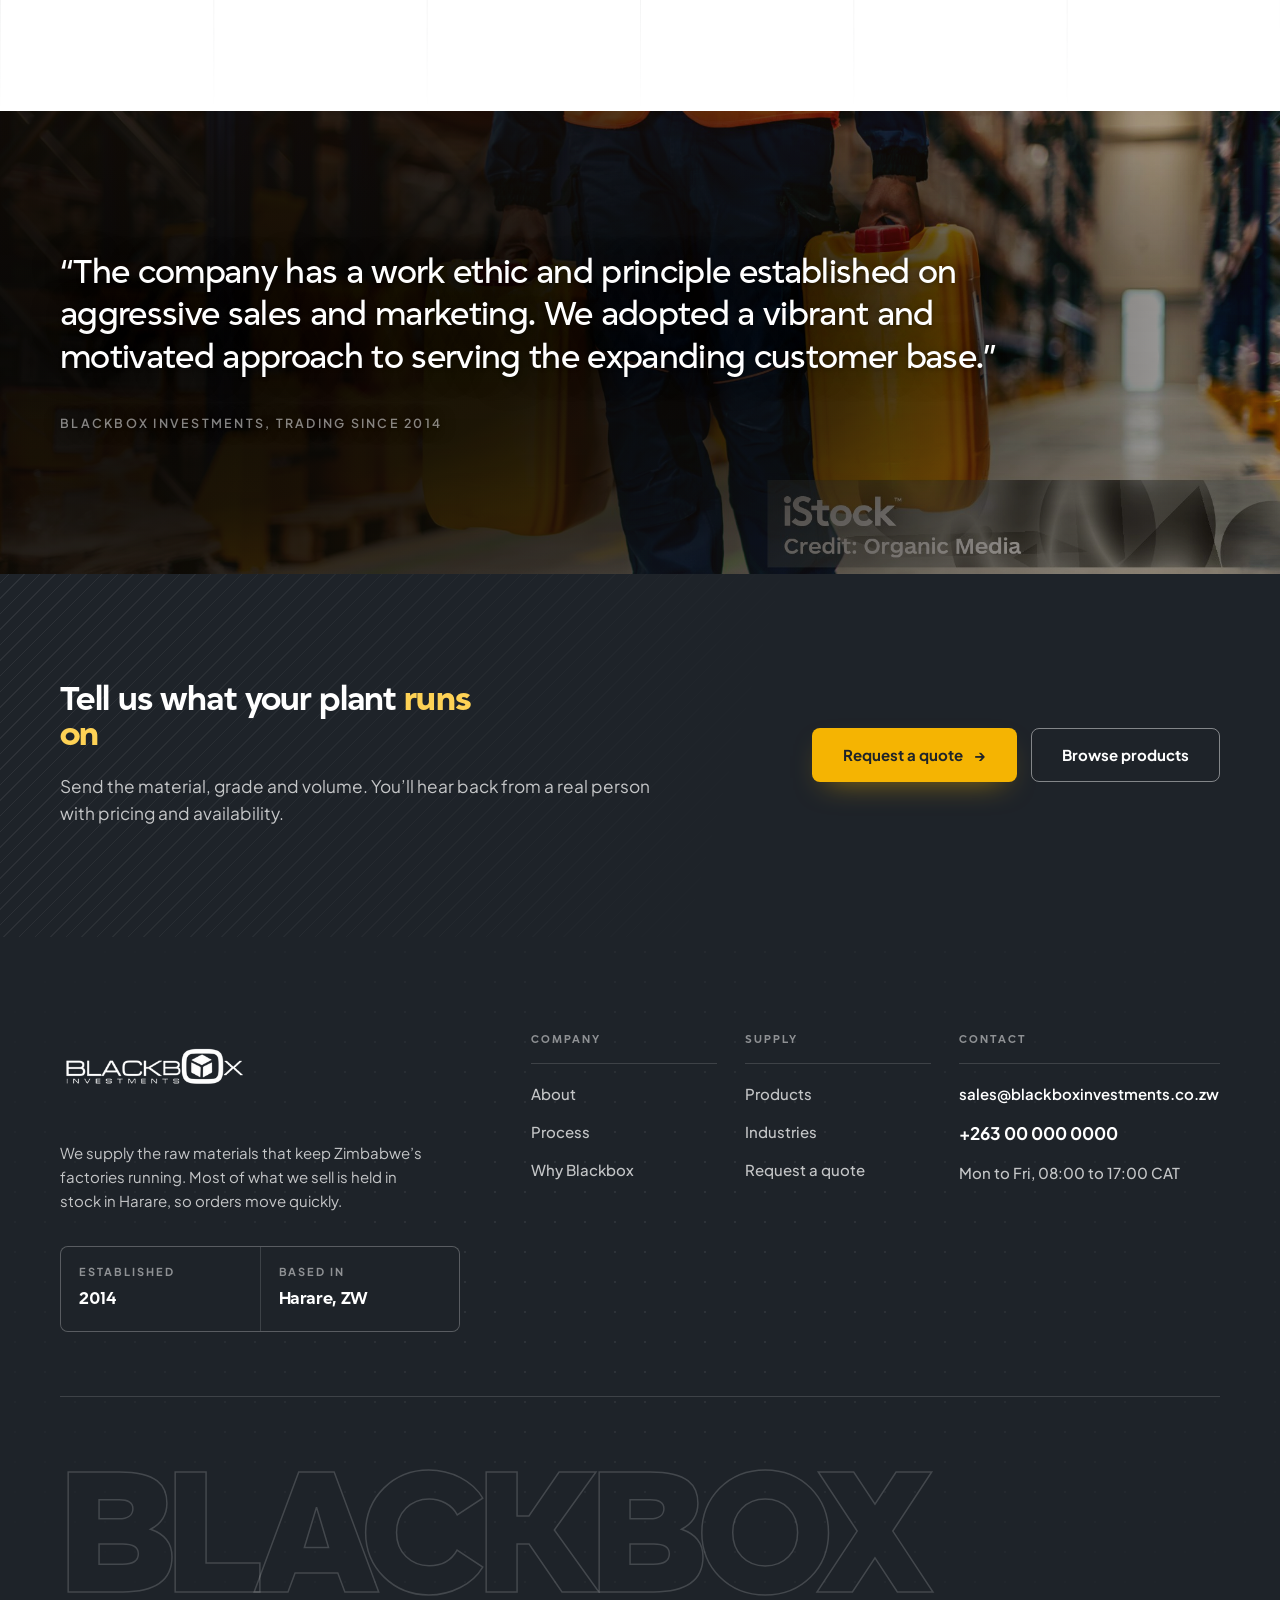
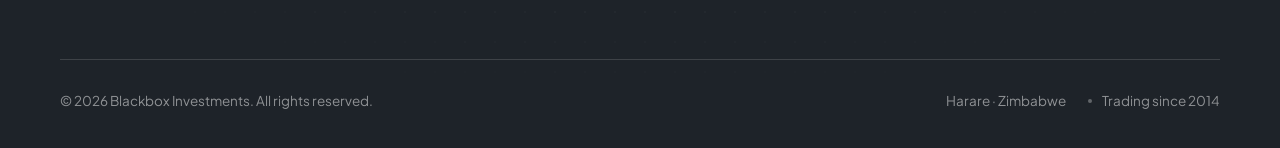
<file: signin.html>
<!DOCTYPE html>
<html lang="en">
<head>
<meta charset="utf-8">
<meta name="viewport" content="width=device-width, initial-scale=1">
<title>Sign in | Blackbox Investments</title>
<meta name="theme-color" content="#0B1017">
<link rel="icon" href="assets/img/logo.png">
<link rel="preload" href="assets/fonts/grift-700.woff2" as="font" type="font/woff2" crossorigin>
<link rel="preload" href="assets/fonts/grift-800.woff2" as="font" type="font/woff2" crossorigin>
<link rel="preconnect" href="https://fonts.googleapis.com">
<link rel="preconnect" href="https://fonts.gstatic.com" crossorigin>
<link href="https://fonts.googleapis.com/css2?family=Plus+Jakarta+Sans:ital,wght@0,300;0,400;0,500;0,600;0,700;0,800;1,400&display=swap" rel="stylesheet">
<link rel="stylesheet" href="assets/css/styles.css">
<link rel="stylesheet" href="assets/css/platform.css">
</head>
<body data-page="signin">
<a class="skip-link" href="#main">Skip to content</a>
<header class="site-header" id="siteHeader">
  <div class="shell header-inner">
    <a class="brand" href="index.html" aria-label="Blackbox Investments home">
      <img src="assets/img/logo-white.png" alt="Blackbox Investments" class="brand-mark brand-mark--light">
      <img src="assets/img/logo.png" alt="" aria-hidden="true" class="brand-mark brand-mark--dark">
    </a>
    <nav class="nav" id="primaryNav" aria-label="Primary">
      <a href="about.html">About</a>
      <a href="products.html">Products</a>
      <a href="industries.html">Industries</a>
      <a href="why-blackbox.html">Why Blackbox</a>
      <a href="process.html">Process</a>
    </nav>
    <div class="header-actions">
      <a class="btn btn--pill" href="contact.html">Contact us</a>
      <button class="nav-toggle" id="navToggle" aria-expanded="false" aria-controls="primaryNav" aria-label="Open menu"><span></span><span></span></button>
    </div>
  </div>
</header>
<main id="main">
  <section class="bbx-intro">
    <div class="pattern pattern--grid" aria-hidden="true"></div>
    <div class="shell">
      <p class="eyebrow eyebrow--light"><span class="dot"></span> Account</p>
      <h1>Sign <em>in</em></h1>
      <p>Customers track their orders and quotations. Staff open the sales CRM and management dashboards.</p>
    </div>
  </section>
  <section class="bbx-page tint">
    <div class="shell"><div id="bbx-root"></div></div>
  </section>
</main>
<footer class="site-footer">
  <div class="pattern pattern--dots" aria-hidden="true"></div>
  <div class="shell">
    <div class="footer-top">
      <div class="footer-brand">
        <img src="assets/img/logo-white.png" alt="Blackbox Investments">
        <p>We supply the raw materials that keep Zimbabwe&rsquo;s factories running. Most of what we sell is held in stock in Harare, so orders move quickly.</p>
        <ul class="footer-meta" role="list"><li><span>Established</span><strong>2014</strong></li><li><span>Based in</span><strong>Harare, ZW</strong></li></ul>
      </div>
      <nav class="footer-nav" aria-label="Footer">
        <div><h4>Company</h4><a href="about.html">About</a><a href="process.html">Process</a><a href="why-blackbox.html">Why Blackbox</a></div>
        <div><h4>Platform</h4><a href="catalogue.html">Catalogue</a><a href="rfq.html">Request a quote</a><a href="signin.html">Sign in</a></div>
        <div><h4>Contact</h4><a class="footer-contact" href="mailto:sales@blackboxinvestments.co.zw">sales@blackboxinvestments.co.zw</a><a class="footer-contact footer-contact--lg" href="tel:+263000000000">+263 00 000 0000</a><span>Mon to Fri, 08:00 to 17:00 CAT</span></div>
      </nav>
    </div>
    <div class="footer-wordmark" aria-hidden="true">BLACKBOX</div>
    <div class="footer-bottom"><p>&copy; <span id="year">2026</span> Blackbox Investments. All rights reserved.</p><ul class="footer-legal" role="list"><li>Harare &middot; Zimbabwe</li><li>Trading since 2014</li></ul></div>
  </div>
</footer>
<script src="assets/js/main.js"></script>
<script src="assets/js/app.js"></script>
</body>
</html>
</file>
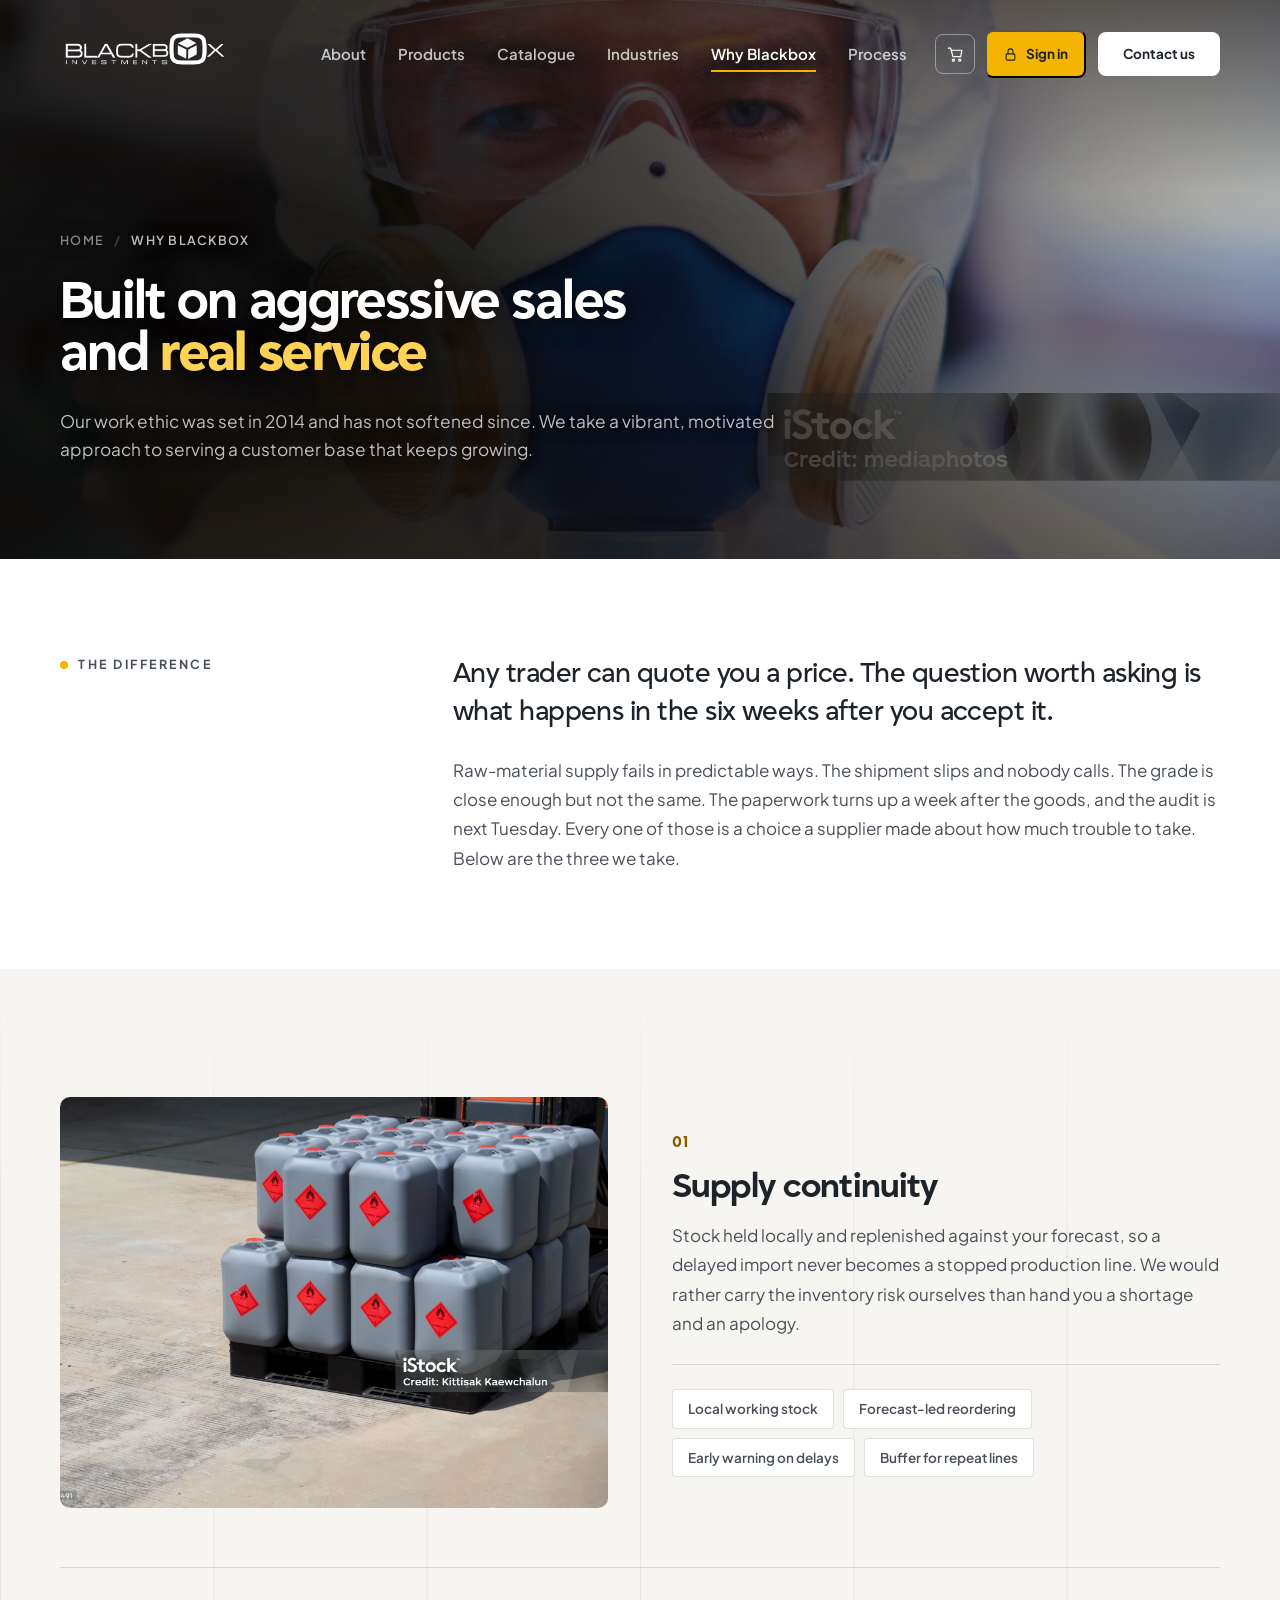
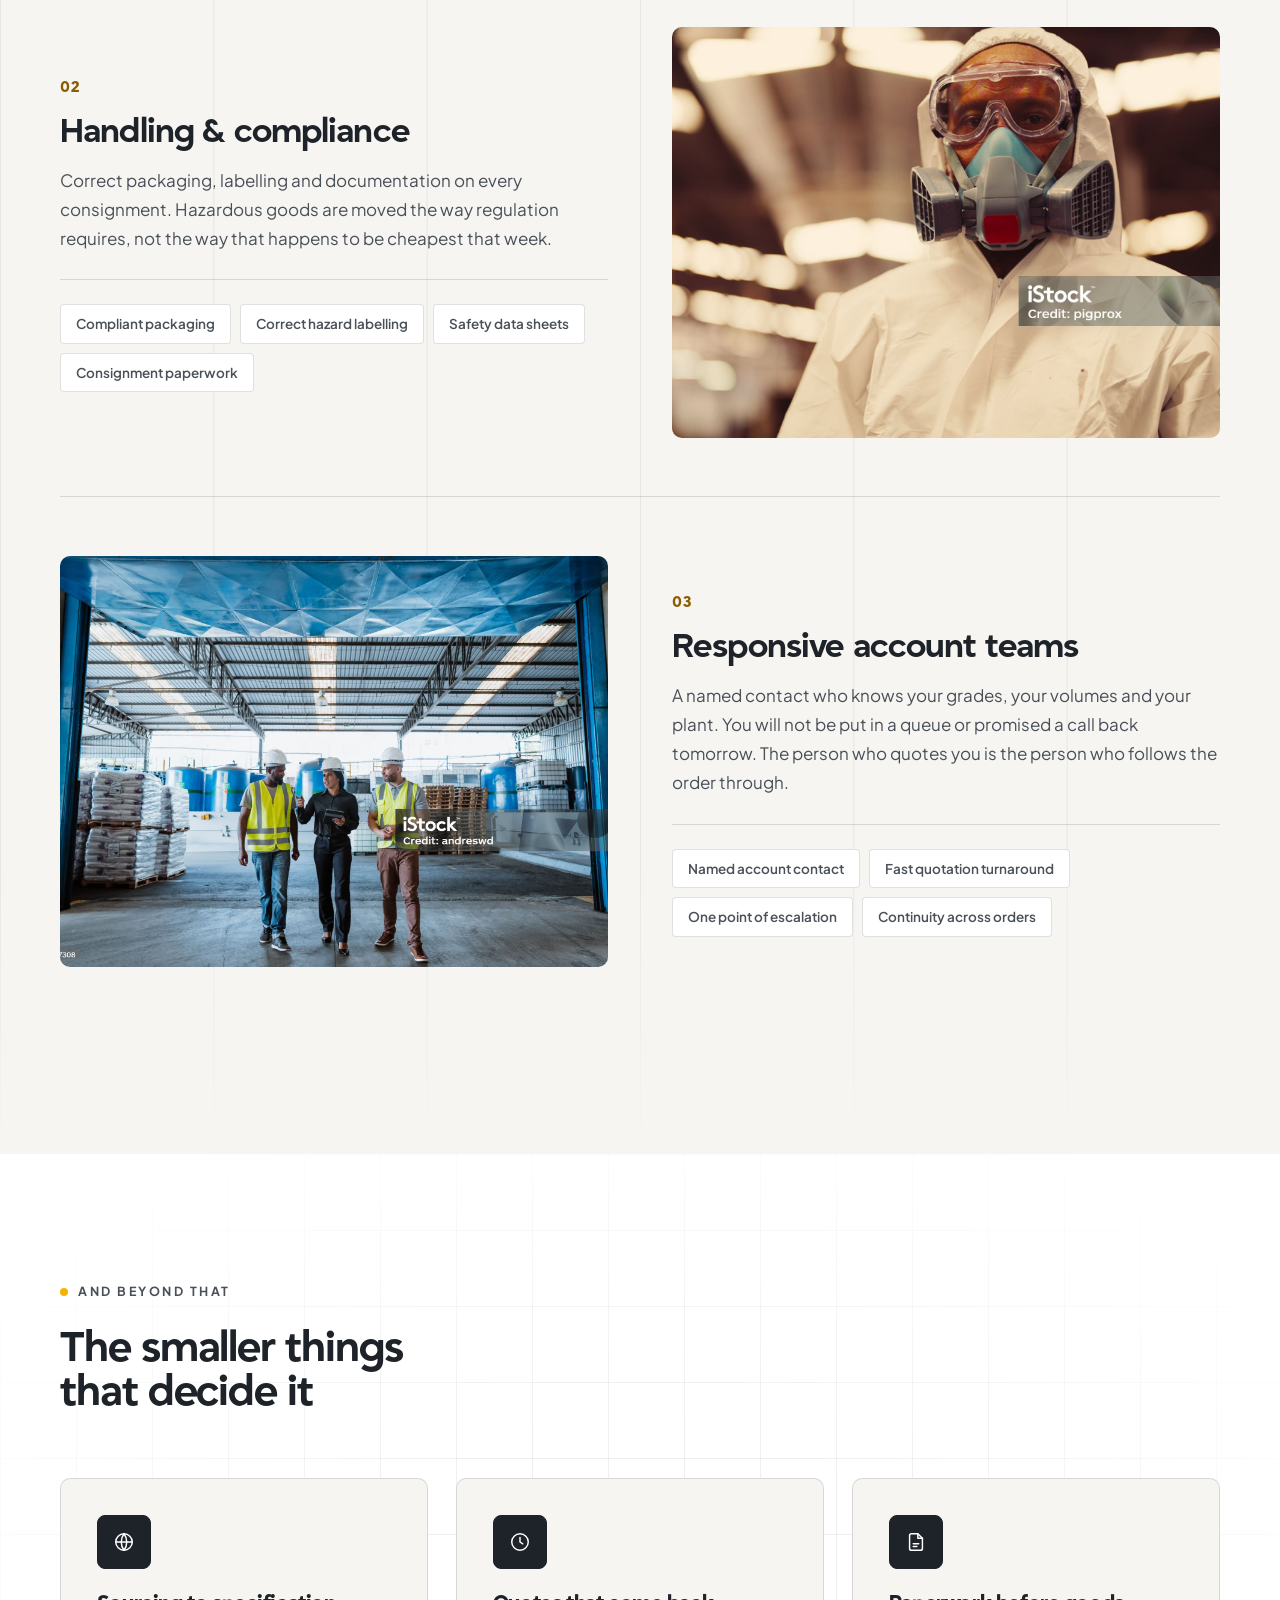
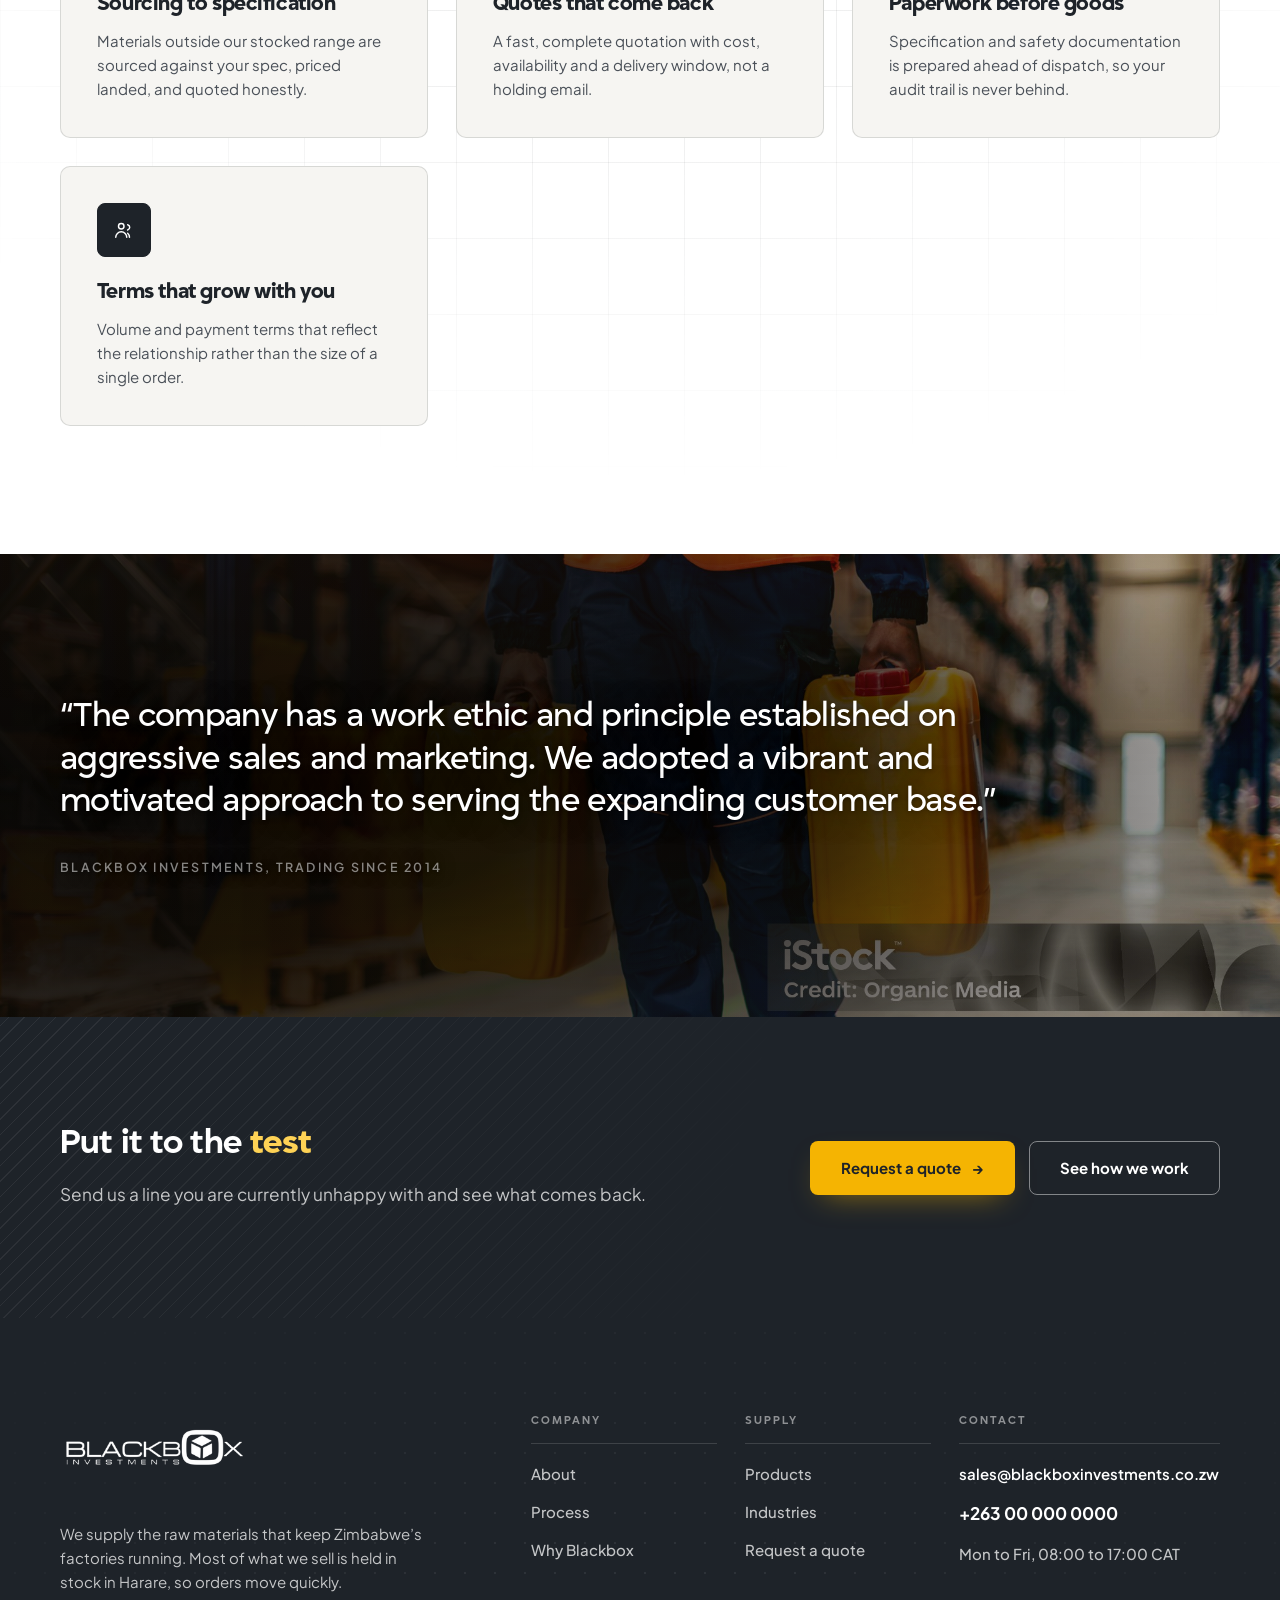
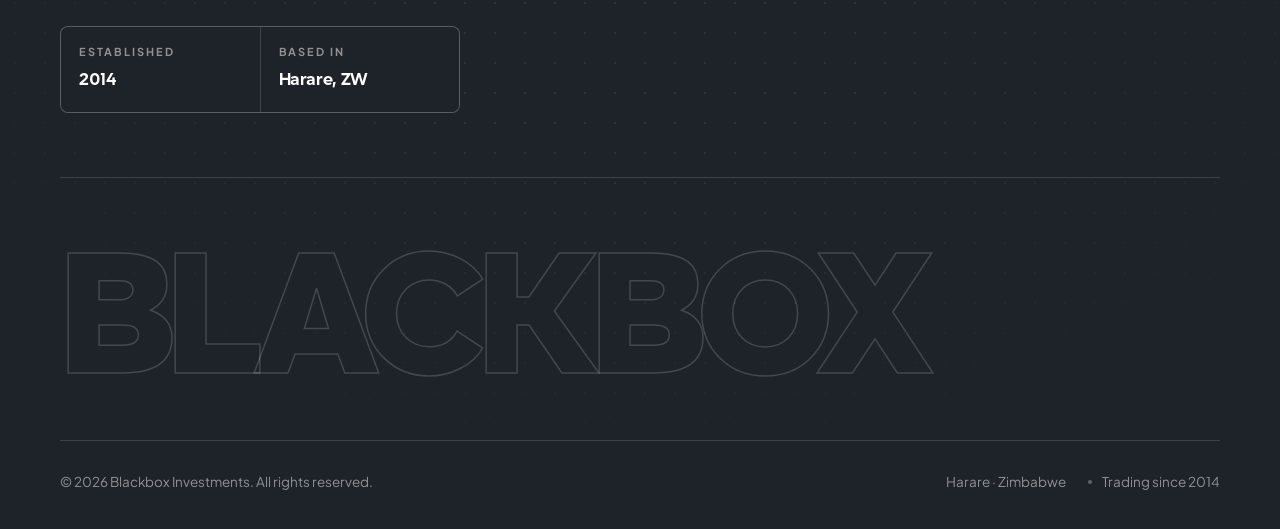
<file: why-blackbox.html>
<!DOCTYPE html>
<html lang="en">
<head>
<meta charset="utf-8">
<meta name="viewport" content="width=device-width, initial-scale=1">
<title>Why Blackbox | Blackbox Investments</title>
<meta name="description" content="Supply continuity, correct handling and compliance, and account teams that answer and what working with Blackbox Investments actually means.">
<meta name="theme-color" content="#0B1017">
<meta property="og:type" content="website">
<meta property="og:title" content="Why Blackbox | Blackbox Investments">
<meta property="og:description" content="Supply continuity, correct handling and compliance, and account teams that answer and what working with Blackbox Investments actually means.">
<meta property="og:image" content="assets/img/hero-refinery.jpg">
<link rel="icon" href="assets/img/logo.png">
<link rel="preload" href="assets/fonts/grift-700.woff2" as="font" type="font/woff2" crossorigin>
<link rel="preload" href="assets/fonts/grift-800.woff2" as="font" type="font/woff2" crossorigin>
<link rel="preconnect" href="https://fonts.googleapis.com">
<link rel="preconnect" href="https://fonts.gstatic.com" crossorigin>
<link href="https://fonts.googleapis.com/css2?family=Plus+Jakarta+Sans:ital,wght@0,300;0,400;0,500;0,600;0,700;0,800;1,400&display=swap" rel="stylesheet">
<link rel="stylesheet" href="assets/css/styles.css">
<link rel="stylesheet" href="assets/css/platform.css">
</head>
<body>

<a class="skip-link" href="#main">Skip to content</a>

<header class="site-header" id="siteHeader">
  <div class="shell header-inner">
    <a class="brand" href="index.html" aria-label="Blackbox Investments home">
      <img src="assets/img/logo-white.png" alt="Blackbox Investments" class="brand-mark brand-mark--light">
      <img src="assets/img/logo.png" alt="" aria-hidden="true" class="brand-mark brand-mark--dark">
    </a>

    <nav class="nav" id="primaryNav" aria-label="Primary">
      <a href="about.html">About</a>
      <a href="products.html">Products</a>
      <a href="industries.html">Industries</a>
      <a href="why-blackbox.html" aria-current="page">Why Blackbox</a>
      <a href="process.html">Process</a>
    </nav>

    <div class="header-actions">
      <a class="btn btn--pill" href="contact.html">Contact us</a>
      <button class="nav-toggle" id="navToggle" aria-expanded="false" aria-controls="primaryNav" aria-label="Open menu">
        <span></span><span></span>
      </button>
    </div>
  </div>
</header>

<main id="main">

<section class="page-hero">
  <div class="page-hero-bg"><img src="assets/img/hazmat-closeup.jpg" alt="Technician in a protective suit, goggles and respirator" fetchpriority="high"></div>
  <div class="shell">
    <nav class="crumbs" aria-label="Breadcrumb">
      <a href="index.html">Home</a><span class="sep" aria-hidden="true">/</span><span aria-current="page">Why Blackbox</span>
    </nav>
    <h1 class="page-title reveal">Built on aggressive sales<br>and <em>real service</em></h1>
    <p class="page-lead reveal" data-delay="1">Our work ethic was set in 2014 and has not softened since. We take a vibrant, motivated approach to serving a customer base that keeps growing.</p>
  </div>
</section>

<section class="page-intro">
  <div class="shell page-intro-grid">
    <p class="eyebrow reveal"><span class="dot"></span> The difference</p>
    <div class="reveal" data-delay="1">
      <p class="page-intro-lead">
        Any trader can quote you a price. The question worth asking is what
        happens in the six weeks after you accept it.
      </p>
      <p class="page-intro-body">
        Raw-material supply fails in predictable ways. The shipment slips and
        nobody calls. The grade is close enough but not the same. The paperwork
        turns up a week after the goods, and the audit is next Tuesday. Every one
        of those is a choice a supplier made about how much trouble to take.
        Below are the three we take.
      </p>
    </div>
  </div>
</section>

<section class="detail-rows">
  <div class="pattern pattern--rules" aria-hidden="true"></div>
  <div class="shell">
  <article class="detail-row reveal">
    <figure class="detail-figure"><img src="assets/img/pallet-forklift.jpg" alt="Palletised chemical containers being moved by forklift" loading="lazy"></figure>
    <div class="detail-body">
      <span class="detail-no">01</span>
      <h2>Supply continuity</h2>
      <p>Stock held locally and replenished against your forecast, so a delayed import never becomes a stopped production line. We would rather carry the inventory risk ourselves than hand you a shortage and an apology.</p>
      <ul class="spec-list" role="list"><li>Local working stock</li><li>Forecast-led reordering</li><li>Early warning on delays</li><li>Buffer for repeat lines</li></ul>
    </div>
  </article>

  <article class="detail-row reveal">
    <figure class="detail-figure"><img src="assets/img/hazmat-portrait.jpg" alt="Technician in protective coveralls and a respirator inside an industrial building" loading="lazy"></figure>
    <div class="detail-body">
      <span class="detail-no">02</span>
      <h2>Handling &amp; compliance</h2>
      <p>Correct packaging, labelling and documentation on every consignment. Hazardous goods are moved the way regulation requires, not the way that happens to be cheapest that week.</p>
      <ul class="spec-list" role="list"><li>Compliant packaging</li><li>Correct hazard labelling</li><li>Safety data sheets</li><li>Consignment paperwork</li></ul>
    </div>
  </article>

  <article class="detail-row reveal">
    <figure class="detail-figure"><img src="assets/img/team-warehouse.jpg" alt="Warehouse team walking through a chemical storage facility" loading="lazy"></figure>
    <div class="detail-body">
      <span class="detail-no">03</span>
      <h2>Responsive account teams</h2>
      <p>A named contact who knows your grades, your volumes and your plant. You will not be put in a queue or promised a call back tomorrow. The person who quotes you is the person who follows the order through.</p>
      <ul class="spec-list" role="list"><li>Named account contact</li><li>Fast quotation turnaround</li><li>One point of escalation</li><li>Continuity across orders</li></ul>
    </div>
  </article>

  </div>
</section>

<section class="plain-section">
  <div class="pattern pattern--grid" aria-hidden="true"></div>
  <div class="shell">
    <div class="section-head">
      <p class="eyebrow reveal"><span class="dot"></span> And beyond that</p>
      <h2 class="section-title reveal" data-delay="1">The smaller things<br>that decide it</h2>
    </div>
    <div class="tile-grid">
  <article class="tile reveal">
    <span class="feature-icon" aria-hidden="true"><svg viewBox="0 0 24 24" fill="none" stroke="currentColor" stroke-width="1.6" stroke-linecap="round" stroke-linejoin="round"><circle cx="12" cy="12" r="9"/><path d="M3 12h18"/><path d="M12 3a15 15 0 0 1 0 18a15 15 0 0 1 0-18Z"/></svg></span>
    <h3>Sourcing to specification</h3>
    <p>Materials outside our stocked range are sourced against your spec, priced landed, and quoted honestly.</p>
  </article>

  <article class="tile reveal">
    <span class="feature-icon" aria-hidden="true"><svg viewBox="0 0 24 24" fill="none" stroke="currentColor" stroke-width="1.6" stroke-linecap="round" stroke-linejoin="round"><circle cx="12" cy="12" r="9"/><path d="M12 7v5l3 2"/></svg></span>
    <h3>Quotes that come back</h3>
    <p>A fast, complete quotation with cost, availability and a delivery window, not a holding email.</p>
  </article>

  <article class="tile reveal">
    <span class="feature-icon" aria-hidden="true"><svg viewBox="0 0 24 24" fill="none" stroke="currentColor" stroke-width="1.6" stroke-linecap="round" stroke-linejoin="round"><path d="M14 3H7a2 2 0 0 0-2 2v14a2 2 0 0 0 2 2h10a2 2 0 0 0 2-2V8l-5-5Z"/><path d="M14 3v5h5"/><path d="M9 14h6M9 17h4"/></svg></span>
    <h3>Paperwork before goods</h3>
    <p>Specification and safety documentation is prepared ahead of dispatch, so your audit trail is never behind.</p>
  </article>

  <article class="tile reveal">
    <span class="feature-icon" aria-hidden="true"><svg viewBox="0 0 24 24" fill="none" stroke="currentColor" stroke-width="1.6" stroke-linecap="round" stroke-linejoin="round"><circle cx="9" cy="8" r="3"/><path d="M3 20a6 6 0 0 1 12 0"/><path d="M16 6.2A3 3 0 0 1 16 12"/><path d="M18 20a6 6 0 0 0-2-4.5"/></svg></span>
    <h3>Terms that grow with you</h3>
    <p>Volume and payment terms that reflect the relationship rather than the size of a single order.</p>
  </article>

    </div>
  </div>
</section>

<section class="quote-band">
  <div class="quote-bg" aria-hidden="true"><img src="assets/img/worker-carrying.jpg" alt="" loading="lazy"></div>
  <div class="shell">
    <blockquote class="reveal">
      <p>&ldquo;The company has a work ethic and principle established on aggressive
         sales and marketing. We adopted a vibrant and motivated approach to
         serving the expanding customer base.&rdquo;</p>
      <cite>Blackbox Investments, trading since 2014</cite>
    </blockquote>
  </div>
</section>

<section class="cta-band">
  <div class="pattern pattern--hatch" aria-hidden="true"></div>
  <div class="shell cta-inner">
    <div class="reveal">
      <h2>Put it to the <em>test</em></h2>
      <p>Send us a line you are currently unhappy with and see what comes back.</p>
    </div>
    <div class="cta-actions reveal" data-delay="1">
      <a class="btn btn--primary" href="contact.html">Request a quote <span class="btn-arrow" aria-hidden="true">&rarr;</span></a>
      <a class="btn btn--ghost" href="process.html">See how we work</a>
    </div>
  </div>
</section>
</main>

<footer class="site-footer">
  <div class="pattern pattern--dots" aria-hidden="true"></div>
  <div class="shell">
    <div class="footer-top">
      <div class="footer-brand">
        <img src="assets/img/logo-white.png" alt="Blackbox Investments">
        <p>We supply the raw materials that keep Zimbabwe&rsquo;s factories
           running. Most of what we sell is held in stock in Harare, so orders
           move quickly.</p>
        <ul class="footer-meta" role="list">
          <li><span>Established</span><strong>2014</strong></li>
          <li><span>Based in</span><strong>Harare, ZW</strong></li>
        </ul>
      </div>

      <nav class="footer-nav" aria-label="Footer">
        <div>
          <h4>Company</h4>
          <a href="about.html">About</a>
          <a href="process.html">Process</a>
          <a href="why-blackbox.html">Why Blackbox</a>
        </div>
        <div>
          <h4>Supply</h4>
          <a href="products.html">Products</a>
          <a href="industries.html">Industries</a>
          <a href="contact.html">Request a quote</a>
        </div>
        <div>
          <h4>Contact</h4>
          <a class="footer-contact" href="mailto:sales@blackboxinvestments.co.zw">sales@blackboxinvestments.co.zw</a>
          <a class="footer-contact footer-contact--lg" href="tel:+263000000000">+263 00 000 0000</a>
          <span>Mon to Fri, 08:00 to 17:00 CAT</span>
        </div>
      </nav>
    </div>

    <div class="footer-wordmark" aria-hidden="true">BLACKBOX</div>

    <div class="footer-bottom">
      <p>&copy; <span id="year">2026</span> Blackbox Investments. All rights reserved.</p>
      <ul class="footer-legal" role="list">
        <li>Harare &middot; Zimbabwe</li>
        <li>Trading since 2014</li>
      </ul>
    </div>
  </div>
</footer>

<script src="assets/js/main.js"></script>
<script src="assets/js/app.js"></script>
</body>
</html>
</file>
<file: assets/css/styles.css>
@font-face{
  font-family:"Grift";
  src:url("../fonts/grift-500.woff2") format("woff2");
  font-weight:500; font-style:normal; font-display:swap;
  /* Grift's cap height is 65.8% against Plus Jakarta's ~70%, so it reads
     ~6% small at the same size. Corrected here so the type scale stays honest. */
  size-adjust:106%;
}
@font-face{
  font-family:"Grift";
  src:url("../fonts/grift-600.woff2") format("woff2");
  font-weight:600; font-style:normal; font-display:swap;
  /* Grift's cap height is 65.8% against Plus Jakarta's ~70%, so it reads
     ~6% small at the same size. Corrected here so the type scale stays honest. */
  size-adjust:106%;
}
@font-face{
  font-family:"Grift";
  src:url("../fonts/grift-700.woff2") format("woff2");
  font-weight:700; font-style:normal; font-display:swap;
  /* Grift's cap height is 65.8% against Plus Jakarta's ~70%, so it reads
     ~6% small at the same size. Corrected here so the type scale stays honest. */
  size-adjust:106%;
}
@font-face{
  font-family:"Grift";
  src:url("../fonts/grift-800.woff2") format("woff2");
  font-weight:800; font-style:normal; font-display:swap;
  /* Grift's cap height is 65.8% against Plus Jakarta's ~70%, so it reads
     ~6% small at the same size. Corrected here so the type scale stays honest. */
  size-adjust:106%;
}
@font-face{
  font-family:"Grift";
  src:url("../fonts/grift-900.woff2") format("woff2");
  font-weight:900; font-style:normal; font-display:swap;
  /* Grift's cap height is 65.8% against Plus Jakarta's ~70%, so it reads
     ~6% small at the same size. Corrected here so the type scale stays honest. */
  size-adjust:106%;
}

/* =========================================================
   Blackbox Investments
   Bold · clean · authoritative · international
   Type: Plus Jakarta Sans
   ========================================================= */

:root{
  /* ----------------------------------------------------------
     PALETTE — charcoal + mustard, sampled from the supplied
     scheme (Colour Palette 145). White is the overall ground.
       #1E2329  #2A2F35  #3B4046  #F6A403  #F5B402  #FED255
     ---------------------------------------------------------- */
  --ink:        #1E2329;   /* swatch 1 - dark sections, footer, borders */
  --ink-2:      #2A2F35;   /* swatch 2 - raised state on dark           */
  --ink-3:      #3B4046;   /* swatch 3 - muted rules on dark            */
  --navy:       #1E2329;

  --white:      #FFFFFF;
  --paper:      #FFFFFF;   /* the overall page ground                   */
  --paper-2:    #F6F5F2;   /* faint tint for alternating sections       */
  --paper-3:    #EDEBE6;   /* inset / image placeholder                 */

  --accent:     #F5B402;   /* swatch 5 - mustard, for FILLS not text    */
  --accent-dk:  #F6A403;   /* swatch 4 - deeper amber, hover            */
  --accent-lt:  #FED255;   /* swatch 6 - light mustard, on dark only    */
  /* Mustard cannot carry small text on white (about 1.8:1), so light
     backgrounds use this deep amber for accented text instead. */
  --accent-ink: #8A5D00;

  --text:       #1E2329;
  --text-mid:   #4A5058;
  --text-soft:  #6A7078;
  --on-dark:    #FFFFFF;
  --on-dark-mid:rgba(255,255,255,.74);
  --on-dark-soft:rgba(255,255,255,.5);

  --line:       rgba(30,35,41,.14);
  --line-2:     rgba(30,35,41,.24);
  --line-dark:  rgba(255,255,255,.14);

  /* pattern ink */
  --pat-light:  rgba(30,35,41,.07);
  --pat-dark:   rgba(255,255,255,.07);

  /* ---------------------------------------------------------
     TYPE SCALE — modular, ratio 1.25 (major third), base 17px
     17 · 21.25 · 26.6 · 33.2 · 41.5 · 51.9 · 64.8 · 81
     plus two documented half-steps (15, 19): the jump from body
     to h3 is too abrupt for content-heavy pages.

     Optical sizing: tracking tightens as size grows and leading
     shortens. Negative tracking is reserved for display sizes,
     body sits at 0, small uppercase labels take positive tracking.
     --------------------------------------------------------- */
  --fs-label:   11px;
  --fs-eyebrow: 12.5px;
  --fs-xs:      13.5px;
  --fs-sm:      15px;
  --fs-base:    17px;
  --fs-md:      clamp(16px, 1.35vw, 19px);
  --fs-lg:      clamp(18px, 1.6vw, 21.25px);
  --fs-xl:      clamp(20px, 2.1vw, 26.6px);
  --fs-2xl:     clamp(25px, 3.2vw, 33.2px);
  --fs-3xl:     clamp(29px, 4.2vw, 41.5px);
  --fs-4xl:     clamp(33px, 5.4vw, 51.9px);
  /* hero display is capped by viewport HEIGHT as well as width, so a
     short screen shrinks the type instead of pushing content below the fold */
  --fs-5xl:     clamp(30px, min(7.2vw, 8.2vh), 76px);

  --tr-display: -.032em;
  --tr-head:    -.026em;
  --tr-title:   -.02em;
  --tr-label:   .18em;
  --tr-eyebrow: .2em;

  --lh-display: .98;
  --lh-head:    1.05;
  --lh-title:   1.25;
  --lh-lead:    1.4;
  --lh-body:    1.6;
  --lh-sm:      1.62;

  /* ---------- geometry ---------- */
  --r-sm: 4px;
  --r-md: 8px;
  --r-lg: 10px;
  --r-xl: 12px;
  --shell: 1300px;
  --gutter: clamp(20px, 5vw, 60px);
  --sec-y: clamp(88px, 10vw, 168px);
  --header-h: 108px;

  --ease: cubic-bezier(.22,.61,.36,1);

  /* Grift (geometric) carries every title and display numeral;
     Plus Jakarta Sans (humanist) carries body and UI. */
  --font-display:"Grift","Plus Jakarta Sans",ui-sans-serif,system-ui,sans-serif;
  --font-body:"Plus Jakarta Sans",ui-sans-serif,system-ui,-apple-system,
              "Segoe UI",Roboto,Helvetica,Arial,sans-serif;
}

*,*::before,*::after{ box-sizing:border-box; }

html{ -webkit-text-size-adjust:100%; scroll-behavior:smooth; }
@media (prefers-reduced-motion: reduce){ html{ scroll-behavior:auto; } }

body{
  margin:0;
  background:var(--paper);
  color:var(--text);
  font-family:var(--font-body);
  font-size:var(--fs-base);
  line-height:var(--lh-body);
  font-weight:400;
  -webkit-font-smoothing:antialiased;
  text-rendering:optimizeLegibility;
  overflow-x:hidden;
}

img{ max-width:100%; display:block; }
a{ color:inherit; text-decoration:none; }
h1,h2,h3,h4{
  margin:0; font-family:var(--font-display); font-weight:700;
  letter-spacing:var(--tr-title); line-height:var(--lh-title);
}

/* every display / title / numeral group runs on Grift */
.hero-title,.page-title,.section-title,.statement-text,.band-title,
.core-lead,.page-intro-lead,.quote-band p,.pc-media-label strong,
.strip-item strong,.band-stats strong,.footer-wordmark,
.product-index,.step-no,.detail-no{ font-family:var(--font-display); }
p{ margin:0; }
ul,ol{ margin:0; padding:0; list-style:none; }
button{ font:inherit; color:inherit; }

:target,
section[id],
.detail-row[id]{ scroll-margin-top:calc(var(--header-h) + 24px); }

.shell{
  width:100%;
  max-width:var(--shell);
  margin-inline:auto;
  padding-inline:var(--gutter);
  position:relative;
  z-index:1;
}

.skip-link{
  position:absolute; left:-9999px; top:0; z-index:200;
  background:var(--ink); color:#fff; padding:14px 20px;
  font-weight:600; border-radius:0 0 var(--r-sm) 0;
}
.skip-link:focus{ left:0; }

:where(a,button,input,textarea):focus-visible{
  outline:2px solid var(--accent-ink);
  outline-offset:3px;
  border-radius:var(--r-sm);
}

/* =========================================================
   DECORATIVE PATTERNS
   Pure CSS, non-interactive, masked so they read as texture
   rather than wallpaper.
   ========================================================= */
.pattern{
  position:absolute; inset:0; z-index:0;
  pointer-events:none;
}

/* fine architectural grid */
.pattern--grid{
  background-image:
    linear-gradient(to right,  var(--pat-light) 1px, transparent 1px),
    linear-gradient(to bottom, var(--pat-light) 1px, transparent 1px);
  background-size:76px 76px;
  -webkit-mask-image:radial-gradient(ellipse 78% 64% at 50% 42%, #000 24%, transparent 80%);
          mask-image:radial-gradient(ellipse 78% 64% at 50% 42%, #000 24%, transparent 80%);
}

/* dot matrix — used on the dark sections */
.pattern--dots{
  background-image:radial-gradient(var(--pat-dark) 1.25px, transparent 1.25px);
  background-size:30px 30px;
  -webkit-mask-image:radial-gradient(ellipse 80% 70% at 50% 40%, #000 18%, transparent 82%);
          mask-image:radial-gradient(ellipse 80% 70% at 50% 40%, #000 18%, transparent 82%);
}

/* evenly spaced vertical column rules — editorial / drawing-sheet feel */
.pattern--rules{
  background-image:linear-gradient(to right, var(--pat-light) 1px, transparent 1px);
  background-size:calc(100% / 6) 100%;
  -webkit-mask-image:linear-gradient(to bottom, transparent, #000 18%, #000 82%, transparent);
          mask-image:linear-gradient(to bottom, transparent, #000 18%, #000 82%, transparent);
}

/* diagonal hatch */
.pattern--hatch{
  background-image:repeating-linear-gradient(
    -45deg, var(--pat-dark) 0 1px, transparent 1px 11px);
  -webkit-mask-image:linear-gradient(105deg, #000 0%, transparent 62%);
          mask-image:linear-gradient(105deg, #000 0%, transparent 62%);
}

/* =========================================================
   SHARED TYPE
   ========================================================= */
.eyebrow{
  display:flex; align-items:center; gap:10px;
  margin:0 0 26px;
  font-size:var(--fs-eyebrow); font-weight:700;
  letter-spacing:var(--tr-eyebrow); text-transform:uppercase;
  line-height:1.5;
  color:var(--text-mid);
}
.eyebrow .dot{
  width:8px; height:8px; border-radius:50%;
  background:var(--accent); flex:none;
}
.eyebrow--light{ color:var(--on-dark-mid); }
.eyebrow--muted{ justify-content:center; color:var(--text-soft); }

.section-title{
  font-size:var(--fs-3xl);
  font-weight:700;
  line-height:var(--lh-head);
  letter-spacing:var(--tr-head);
  text-wrap:balance;
}
.section-title em{ font-style:normal; font-weight:800; color:var(--accent-ink); }
.section-title--light{ color:var(--on-dark); }
.section-title--light em{ color:var(--accent-lt); }

.section-sub{
  margin-top:24px;
  max-width:56ch;
  font-size:var(--fs-md);
  line-height:var(--lh-body);
  color:var(--text-mid);
}
.section-sub--light{ color:var(--on-dark-mid); }

.section-head{ max-width:700px; }
.section-head--split{
  display:grid; grid-template-columns:minmax(0,1fr) minmax(0,.8fr);
  gap:clamp(24px,4vw,72px); align-items:end;
  max-width:none;
}
.section-head--split .section-sub{ margin-top:0; }

.section-foot{
  margin-top:clamp(40px,4.5vw,60px);
  display:flex; flex-wrap:wrap; gap:16px; align-items:center;
}

/* =========================================================
   BUTTONS
   ========================================================= */
.btn{
  --btn-bg:var(--ink); --btn-fg:#fff; --btn-bd:transparent;
  display:inline-flex; align-items:center; justify-content:center; gap:11px;
  padding:17px 30px;
  border:1.5px solid var(--btn-bd);
  border-radius:var(--r-md);
  background:var(--btn-bg); color:var(--btn-fg);
  font-size:var(--fs-sm); font-weight:700; letter-spacing:0;
  line-height:1.2;
  cursor:pointer;
  transition:transform .35s var(--ease), background-color .3s var(--ease),
             color .3s var(--ease), border-color .3s var(--ease), box-shadow .3s var(--ease);
  will-change:transform;
}
.btn:hover{ transform:translateY(-2px); }
.btn--primary{
  --btn-bg:var(--accent); --btn-fg:var(--ink);
  box-shadow:0 12px 30px -14px rgba(245,180,2,.6);
}
.btn--primary:hover{ --btn-bg:var(--accent-dk); box-shadow:0 20px 40px -16px rgba(246,164,3,.65); }
.btn--ghost{ --btn-bg:transparent; --btn-fg:#fff; --btn-bd:rgba(255,255,255,.45); }
.btn--ghost:hover{ --btn-bg:rgba(255,255,255,.12); --btn-bd:#fff; }
.btn--pill{ --btn-bg:#fff; --btn-fg:var(--ink); padding:13px 24px; font-size:var(--fs-xs); }
.btn--pill:hover{ --btn-bg:var(--accent); --btn-fg:var(--ink); }
.btn--block{ width:100%; }
.btn-arrow{ transition:transform .35s var(--ease); }
.btn:hover .btn-arrow{ transform:translateX(5px); }

.link-arrow{
  margin-top:auto; padding-top:22px;
  display:inline-flex; align-items:center; gap:9px;
  font-size:var(--fs-xs); font-weight:700; color:var(--accent-ink);
  align-self:flex-start;
}
.link-arrow span{ transition:transform .35s var(--ease); }
.link-arrow:hover span{ transform:translateX(5px); }

/* =========================================================
   HEADER
   ========================================================= */
.site-header{
  position:fixed; inset:0 0 auto 0; z-index:100;
  padding:19px 0;
  transition:padding .4s var(--ease), background-color .4s var(--ease),
             box-shadow .4s var(--ease), border-color .4s var(--ease);
  border-bottom:1px solid transparent;
}
.site-header.is-stuck,
.site-header.nav-open{
  padding:11px 0;
  background:rgba(255,255,255,.9);
  backdrop-filter:blur(18px) saturate(140%);
  -webkit-backdrop-filter:blur(18px) saturate(140%);
  border-bottom-color:var(--line);
  box-shadow:0 12px 34px -26px rgba(8,12,18,.6);
}

.header-inner{ display:flex; align-items:center; gap:28px; }

.brand{
  flex:none; position:relative; display:block;
  height:70px; aspect-ratio:300/125;
  transition:height .4s var(--ease);
}
.site-header.is-stuck .brand,
.site-header.nav-open .brand{ height:54px; }
.brand-mark{
  position:absolute; inset:0;
  height:100%; width:auto;
  transition:opacity .35s var(--ease);
}
.brand-mark--dark{ opacity:0; }
.site-header.is-stuck .brand-mark--light,
.site-header.nav-open .brand-mark--light{ opacity:0; }
.site-header.is-stuck .brand-mark--dark,
.site-header.nav-open .brand-mark--dark{ opacity:1; }

.nav{
  margin-left:auto;
  display:flex; align-items:center; gap:32px;
  font-size:var(--fs-sm); font-weight:600;
  color:var(--on-dark-mid);
  transition:color .4s var(--ease);
}
.nav a{ position:relative; padding:5px 0; transition:color .25s var(--ease); }
.nav a::after{
  content:""; position:absolute; left:0; right:0; bottom:-1px; height:2px;
  background:var(--accent); transform:scaleX(0); transform-origin:left;
  transition:transform .35s var(--ease);
}
.nav a:hover{ color:#fff; }
.nav a:hover::after,
.nav a[aria-current="page"]::after{ transform:scaleX(1); }
.nav a[aria-current="page"]{ color:#fff; }
.site-header.is-stuck .nav,
.site-header.nav-open .nav{ color:var(--text-mid); }
.site-header.is-stuck .nav a:hover,
.site-header.nav-open .nav a:hover,
.site-header.is-stuck .nav a[aria-current="page"],
.site-header.nav-open .nav a[aria-current="page"]{ color:var(--ink); }

.header-actions{ display:flex; align-items:center; gap:12px; }
.site-header.is-stuck .btn--pill,
.site-header.nav-open .btn--pill{ --btn-bg:var(--ink); --btn-fg:#fff; }
.site-header.is-stuck .btn--pill:hover,
.site-header.nav-open .btn--pill:hover{ --btn-bg:var(--accent); --btn-fg:var(--ink); }

.nav-toggle{
  display:none;
  width:46px; height:44px;
  border:1.5px solid rgba(255,255,255,.3); border-radius:var(--r-md);
  background:rgba(255,255,255,.08);
  cursor:pointer;
  align-items:center; justify-content:center; flex-direction:column; gap:5px;
  transition:border-color .3s var(--ease), background-color .3s var(--ease);
}
.nav-toggle span{
  display:block; width:17px; height:2px; background:#fff; border-radius:2px;
  transition:transform .35s var(--ease);
}
.site-header.is-stuck .nav-toggle,
.site-header.nav-open .nav-toggle{ border-color:var(--line-2); background:rgba(11,17,25,.05); }
.site-header.is-stuck .nav-toggle span,
.site-header.nav-open .nav-toggle span{ background:var(--ink); }
.nav-toggle[aria-expanded="true"] span:first-child{ transform:translateY(3.5px) rotate(45deg); }
.nav-toggle[aria-expanded="true"] span:last-child{ transform:translateY(-3.5px) rotate(-45deg); }

/* =========================================================
   HERO  — must fit one screen at every viewport
   ========================================================= */
.hero{
  position:relative;
  min-height:100vh;
  min-height:100svh;
  display:flex; flex-direction:column; justify-content:flex-end;
  padding-top:calc(var(--header-h) + clamp(6px, 1.6vh, 24px));
  color:var(--on-dark);
  overflow:hidden;
}
.hero-media{ position:absolute; inset:0; z-index:0; }
.hero-media img{
  width:100%; height:100%; object-fit:cover; object-position:center 55%;
  filter:saturate(1.14) contrast(1.03) brightness(1.02);
  transform:scale(1.07);
  animation:heroDrift 20s var(--ease) forwards;
}
@keyframes heroDrift{ to{ transform:scale(1); } }
@media (prefers-reduced-motion: reduce){
  .hero-media img{ animation:none; transform:none; }
}
.hero-scrim{
  position:absolute; inset:0;
  background:
    /* 1 · warm tint keeps the photograph golden instead of grey */
    linear-gradient(180deg, rgba(64,36,14,.2) 0%, rgba(64,36,14,.04) 46%, rgba(46,26,11,.24) 100%),
    /* 2 · scrim anchored on the copy, falling away toward the open right side */
    radial-gradient(135% 112% at 4% 72%,
      rgba(6,6,5,.95) 0%, rgba(6,6,5,.9) 24%, rgba(6,6,5,.72) 42%,
      rgba(6,6,5,.4) 58%, rgba(6,6,5,.12) 72%, rgba(6,6,5,0) 86%),
    /* 3 · floor so the stat strip and lower edge stay solid */
    linear-gradient(180deg, rgba(6,6,5,.34) 0%, rgba(6,6,5,0) 24%,
      rgba(6,6,5,.12) 56%, rgba(6,6,5,.62) 100%);
}

.hero-inner{
  position:relative; z-index:1;
  padding-bottom:clamp(20px, 4vh, 72px);
}
.hero .eyebrow{ margin-bottom:clamp(10px, 1.8vh, 24px); }

.hero-title{
  font-size:var(--fs-5xl);
  font-weight:700;
  line-height:var(--lh-display);
  letter-spacing:var(--tr-display);
  text-wrap:balance;
}
.hero-title em{ font-style:normal; font-weight:800; color:var(--accent-lt); }

.hero-sub{
  margin-top:clamp(11px, 2vh, 28px);
  max-width:52ch;
  font-size:clamp(14.5px, min(1.35vw, 1.95vh), 19px);
  color:var(--on-dark-mid);
  line-height:1.56;
}

.hero-cta{
  margin-top:clamp(15px, 3vh, 38px);
  display:flex; flex-wrap:wrap; gap:12px;
}

.hero-strip-wrap{ position:relative; z-index:1; }
.hero-strip{
  display:grid; grid-template-columns:repeat(4, 1fr);
  gap:1px;
  border-top:1px solid var(--line-dark);
  background:var(--line-dark);
}
.strip-item{
  background:rgba(6,10,15,.42);
  backdrop-filter:blur(8px);
  -webkit-backdrop-filter:blur(8px);
  padding:clamp(12px,2.2vh,30px) clamp(14px,2.2vw,30px) clamp(14px,2.4vh,34px);
  display:flex; flex-direction:column; gap:clamp(2px,.6vh,6px);
}
.strip-item strong{
  font-size:clamp(17px, min(2.9vw, 3.2vh), 37px);
  font-weight:800; letter-spacing:var(--tr-head); line-height:1;
}
.strip-item span{
  font-size:clamp(9px, 1.3vh, 12.5px);
  font-weight:600; letter-spacing:.14em; text-transform:uppercase;
  color:var(--on-dark-soft); line-height:1.35;
}

/* =========================================================
   STATEMENT
   ========================================================= */
.statement{
  position:relative; overflow:hidden;
  background:var(--white);
  padding:clamp(84px,9vw,144px) 0;
}
.statement-text{
  max-width:min(100%, 28ch);
  font-size:var(--fs-3xl);
  font-weight:700;
  line-height:var(--lh-head);
  letter-spacing:var(--tr-head);
  text-wrap:pretty;
}
.statement-text span{ color:var(--text-soft); font-weight:500; }

.statement-meta{
  margin-top:52px;
  display:flex; align-items:center; gap:22px;
  font-size:var(--fs-eyebrow); font-weight:600;
  letter-spacing:var(--tr-label); text-transform:uppercase;
  color:var(--text-soft);
}
.statement-meta .rule{ height:2px; width:clamp(44px,10vw,132px); background:var(--ink); }

/* =========================================================
   CORE — photograph blended into the section background
   ========================================================= */
.core{
  position:relative; overflow:hidden;
  background:var(--paper);
  padding:var(--sec-y) 0;
  isolation:isolate;
}
.core-bg{ position:absolute; inset:0; z-index:0; pointer-events:none; }
.core-bg img{
  width:100%; height:100%; object-fit:cover; object-position:72% 42%;
  opacity:.58;
  filter:grayscale(.55) contrast(1.04);
  mix-blend-mode:luminosity;
  -webkit-mask-image:linear-gradient(255deg, #000 0%, rgba(0,0,0,.55) 34%, transparent 62%);
          mask-image:linear-gradient(255deg, #000 0%, rgba(0,0,0,.55) 34%, transparent 62%);
}
/* keeps the copy fully legible over the blended photo */
.core-bg::after{
  content:""; position:absolute; inset:0;
  background:linear-gradient(90deg,
    #FFFFFF 0%, rgba(255,255,255,.95) 36%, rgba(255,255,255,.72) 66%, rgba(255,255,255,.52) 100%);
}

.core-head{
  display:grid; grid-template-columns:minmax(0,.3fr) minmax(0,.7fr);
  gap:clamp(24px,5vw,72px);
  align-items:start;
}
.core-lead{
  font-size:var(--fs-xl);
  font-weight:500;
  line-height:var(--lh-lead);
  letter-spacing:var(--tr-title);
}

.core-features{
  margin-top:clamp(52px,6vw,88px);
  padding-top:clamp(48px,5vw,72px);
  border-top:2px solid var(--ink);
  display:grid;
  grid-template-columns:repeat(3, minmax(0,1fr));
  gap:clamp(28px,3.4vw,52px);
}
.core-feature{
  position:relative;
  display:flex; flex-direction:column;
  background:var(--white);
  border:2px solid var(--ink);
  border-radius:var(--r-lg);
  padding:clamp(26px,2.6vw,36px);
  transition:background-color .4s var(--ease), transform .4s var(--ease),
             box-shadow .4s var(--ease);
}
.core-feature:hover{
  transform:translateY(-4px);
  box-shadow:10px 10px 0 0 var(--ink);
}
/* icon carries real weight: a filled ink square, not a decorative outline */
.core-feature .feature-icon{
  display:grid; place-items:center; flex:none;
  width:58px; height:58px; border-radius:var(--r-md);
  background:var(--ink); color:#fff;
  border:0;
  transition:background-color .4s var(--ease);
}
.core-feature .feature-icon svg{ width:25px; height:25px; stroke-width:1.7; }
.core-feature:hover .feature-icon{ background:var(--accent); color:var(--ink); }

.core-feature-top{
  display:flex; align-items:center; justify-content:space-between; gap:16px;
  padding-bottom:clamp(22px,2.2vw,28px);
  border-bottom:2px solid var(--ink);
}
.core-feature-no{
  font-family:var(--font-display);
  font-size:var(--fs-lg); font-weight:800; letter-spacing:.02em;
  color:var(--ink); opacity:.24; line-height:1;
}
.core-feature h3{
  margin-top:clamp(22px,2.2vw,28px);
  font-size:var(--fs-xl); font-weight:800; letter-spacing:var(--tr-title);
}
.core-feature p{
  margin-top:12px; font-size:var(--fs-sm); line-height:var(--lh-sm);
  color:var(--text-mid);
}

/* the tile component on detail pages keeps its own softer icon chip */
.feature-icon{
  display:grid; place-items:center; flex:none;
  width:54px; height:54px; border-radius:var(--r-md);
  background:var(--white); color:var(--ink);
  border:1.5px solid var(--line);
  transition:background-color .4s var(--ease), color .4s var(--ease), border-color .4s var(--ease);
}
.feature-icon svg{ width:22px; height:22px; }

/* =========================================================
   PRODUCTS
   ========================================================= */
.products{
  position:relative; overflow:hidden;
  background:var(--ink);
  color:var(--on-dark);
  padding:var(--sec-y) 0;
}

.product-grid{
  margin-top:clamp(50px,5.6vw,76px);
  display:grid;
  grid-template-columns:repeat(4, minmax(0,1fr));
  gap:1px;
  background:var(--line-dark);
  border:1px solid var(--line-dark);
  border-radius:var(--r-lg);
  overflow:hidden;
}
.product-card{
  background:var(--ink);
  padding:clamp(30px,3vw,40px);
  min-height:262px;
  display:flex; flex-direction:column;
  transition:background-color .4s var(--ease);
}
.product-card:hover{ background:var(--ink-2); }
.product-index{
  font-size:var(--fs-sm); font-weight:800; letter-spacing:.06em;
  color:var(--accent-lt); line-height:1;
}
.product-card h3{
  margin-top:44px;
  font-size:var(--fs-lg); font-weight:700; letter-spacing:var(--tr-title);
}
.product-card p{
  margin-top:13px; font-size:var(--fs-sm); line-height:var(--lh-sm);
  color:var(--on-dark-soft);
  transition:color .4s var(--ease);
}
.product-card:hover p{ color:var(--on-dark-mid); }

.product-card--media{
  position:relative;
  padding:0; overflow:hidden;
  grid-column:span 2;
  min-height:262px;
}
.product-card--media:hover{ background:var(--ink); }
.product-card--media img{
  position:absolute; inset:0;
  width:100%; height:100%; object-fit:cover;
  transition:transform .9s var(--ease);
}
.product-card--media:hover img{ transform:scale(1.05); }
.product-card--media::after{
  content:""; position:absolute; inset:0;
  background:linear-gradient(200deg, rgba(6,10,15,.3) 0%, rgba(6,10,15,.62) 50%, rgba(6,10,15,.92) 100%);
}
.pc-media-label{
  position:relative; z-index:1;
  margin-top:auto;
  padding:clamp(28px,2.8vw,36px);
  display:flex; flex-direction:column; gap:9px;
}
.pc-media-label strong{
  font-size:var(--fs-2xl); font-weight:800;
  letter-spacing:var(--tr-head); line-height:1.05;
}
.pc-media-label span{
  font-size:var(--fs-sm); color:var(--on-dark-mid);
  line-height:var(--lh-sm); max-width:34ch;
}

.products-note{
  margin-top:38px;
  font-size:var(--fs-sm); color:var(--on-dark-soft);
}
.products-note a{
  color:#fff; font-weight:700;
  border-bottom:2px solid rgba(255,255,255,.3);
  padding-bottom:2px;
  transition:border-color .3s var(--ease), color .3s var(--ease);
}
.products-note a:hover{ color:var(--accent-lt); border-color:var(--accent-lt); }

/* =========================================================
   FIELD BAND
   ========================================================= */
.field-band{
  position:relative;
  padding:clamp(96px,11vw,168px) 0;
  color:#fff;
  overflow:hidden;
}
.field-bg{ position:absolute; inset:0; z-index:0; }
.field-bg img{
  width:100%; height:100%; object-fit:cover; object-position:center 45%;
  filter:saturate(1.16) contrast(1.03) brightness(1.02);
}
.field-bg::after{
  content:""; position:absolute; inset:0;
  background:
    linear-gradient(180deg, rgba(64,36,14,.18) 0%, rgba(64,36,14,.04) 48%, rgba(46,26,11,.22) 100%),
    radial-gradient(128% 118% at 2% 52%,
      rgba(6,6,5,.95) 0%, rgba(6,6,5,.88) 26%, rgba(6,6,5,.66) 44%,
      rgba(6,6,5,.34) 60%, rgba(6,6,5,.1) 74%, rgba(6,6,5,0) 88%),
    linear-gradient(180deg, rgba(6,6,5,.24) 0%, rgba(6,6,5,0) 30%, rgba(6,6,5,.3) 100%);
}
.band-title{
  max-width:21ch;
  font-size:var(--fs-3xl);
  font-weight:700; line-height:var(--lh-head); letter-spacing:var(--tr-head);
}
.band-title em{ font-style:normal; font-weight:800; color:var(--accent-lt); }
.band-sub{
  margin-top:24px; max-width:50ch;
  font-size:var(--fs-md); line-height:var(--lh-body); color:var(--on-dark-mid);
}
.band-stats{
  margin-top:clamp(44px,5vw,66px);
  display:grid; grid-template-columns:repeat(auto-fit,minmax(160px,1fr));
  gap:1px; background:var(--line-dark);
  border:1px solid var(--line-dark); border-radius:var(--r-lg);
  overflow:hidden;
}
.band-stats > div{
  background:rgba(6,10,15,.46);
  backdrop-filter:blur(8px); -webkit-backdrop-filter:blur(8px);
  padding:26px clamp(18px,2vw,28px) 28px;
  display:flex; flex-direction:column; gap:6px;
}
.band-stats strong{
  font-size:var(--fs-xl); font-weight:800;
  letter-spacing:var(--tr-head); line-height:1.1;
}
.band-stats span{
  font-size:var(--fs-label); font-weight:600; letter-spacing:.14em;
  text-transform:uppercase; color:var(--on-dark-soft);
}

/* =========================================================
   INDUSTRY CARDS
   ========================================================= */
.industries{
  position:relative; overflow:hidden;
  background:var(--paper-2); padding:var(--sec-y) 0;
}

.ind-grid{
  margin-top:clamp(48px,5.4vw,72px);
  display:grid; grid-template-columns:repeat(auto-fit,minmax(288px,1fr));
  gap:clamp(20px,2.2vw,30px);
}
.ind-card{
  display:flex; flex-direction:column;
  background:var(--white);
  border:1.5px solid var(--line);
  border-radius:var(--r-lg);
  overflow:hidden;
  transition:transform .45s var(--ease), box-shadow .45s var(--ease), border-color .45s var(--ease);
}
.ind-card:hover{
  transform:translateY(-5px);
  border-color:var(--ink);
  box-shadow:0 28px 56px -34px rgba(8,12,18,.6);
}
.ind-card figure{ margin:0; overflow:hidden; background:var(--paper-3); }
.ind-card figure img{
  width:100%; aspect-ratio:16/10; object-fit:cover;
  transition:transform .8s var(--ease);
}
.ind-card:hover figure img{ transform:scale(1.05); }

.ind-card-body{
  padding:clamp(24px,2.4vw,30px);
  display:flex; flex-direction:column; flex:1;
}
.ind-icon{
  display:grid; place-items:center; flex:none;
  width:46px; height:46px; border-radius:var(--r-md);
  background:var(--paper-2); color:var(--ink);
  border:1.5px solid var(--line);
  margin-bottom:20px;
  transition:background-color .4s var(--ease), color .4s var(--ease), border-color .4s var(--ease);
}
.ind-icon svg{ width:20px; height:20px; }
.ind-card:hover .ind-icon{ background:var(--accent); color:var(--ink); border-color:var(--accent); }

.ind-card h3{ font-size:var(--fs-lg); font-weight:800; letter-spacing:var(--tr-title); }
.ind-card p{ margin-top:12px; font-size:var(--fs-sm); line-height:var(--lh-sm); color:var(--text-mid); }

/* =========================================================
   BENEFITS  — taller, wider picture cards
   ========================================================= */
.benefits{ background:var(--paper-2); padding:clamp(20px,3vw,48px) 0 clamp(56px,7vw,100px); }

.benefits-card{
  position:relative; overflow:hidden;
  background:var(--white);
  border-radius:var(--r-xl);
  padding:clamp(46px,6vw,100px) clamp(20px,2.6vw,44px) clamp(50px,6vw,88px);
}
.benefits .section-head{
  max-width:720px; margin-inline:auto; text-align:center;
}
.benefits .section-sub{ margin-inline:auto; max-width:52ch; }

.benefit-grid{
  margin-top:clamp(46px,5vw,70px);
  display:grid;
  grid-template-columns:repeat(auto-fit, minmax(300px,1fr));
  gap:clamp(20px,2.1vw,30px);
}
.benefit-media{
  position:relative;
  border-radius:var(--r-lg);
  overflow:hidden;
  background:var(--navy);
}
.benefit-media img{
  width:100%; aspect-ratio:4/5; object-fit:cover;
  transition:transform .8s var(--ease);
}
.benefit:hover .benefit-media img{ transform:scale(1.05); }
.benefit-media::after{
  content:""; position:absolute; inset:0;
  background:
    linear-gradient(168deg, rgba(24,28,33,.94) 0%, rgba(24,28,33,.58) 38%, rgba(24,28,33,.18) 74%),
    linear-gradient(180deg, rgba(24,28,33,.56) 0%, rgba(24,28,33,0) 42%);
}
.benefit-media h3{
  position:absolute; z-index:1; top:clamp(24px,2.6vw,34px); left:clamp(24px,2.6vw,34px);
  right:22px;
  color:#fff;
  font-size:var(--fs-xl); font-weight:800; letter-spacing:var(--tr-title);
  line-height:1.14;
}
.benefit > p{
  margin-top:24px;
  font-size:var(--fs-sm); line-height:var(--lh-sm); color:var(--text-mid);
  max-width:40ch;
}

/* =========================================================
   PROCESS
   ========================================================= */
.process{
  position:relative; overflow:hidden;
  background:var(--white); padding:var(--sec-y) 0;
}
.process-inner{
  display:grid;
  grid-template-columns:minmax(0,.8fr) minmax(0,1.2fr);
  gap:clamp(44px,6vw,104px);
  align-items:start;
}
.process-head .btn{ margin-top:36px; }
.process-head{ position:sticky; top:calc(var(--header-h) + 24px); }

.steps{ display:flex; flex-direction:column; }
.step{
  display:grid; grid-template-columns:auto 1fr; gap:clamp(24px,3.2vw,48px);
  padding:clamp(28px,3.2vw,40px) 0;
  border-top:1px solid var(--line);
}
.step:first-child{ border-top:2px solid var(--ink); }
.step:last-child{ border-bottom:1px solid var(--line); }
.step-no{
  font-size:var(--fs-sm); font-weight:800; letter-spacing:.06em;
  color:var(--accent-ink); line-height:1;
  padding-top:6px;
}
.step h3{ font-size:var(--fs-lg); font-weight:800; letter-spacing:var(--tr-title); }
.step p{ margin-top:12px; font-size:var(--fs-sm); line-height:var(--lh-sm); color:var(--text-mid); max-width:52ch; }

/* =========================================================
   QUOTE BAND
   ========================================================= */
.quote-band{
  position:relative;
  padding:clamp(92px,11vw,168px) 0;
  color:#fff;
  overflow:hidden;
}
.quote-bg{ position:absolute; inset:0; z-index:0; }
.quote-bg img{
  width:100%; height:100%; object-fit:cover; object-position:center 40%;
  filter:saturate(1.14) contrast(1.03) brightness(1.02);
}
.quote-bg::after{
  content:""; position:absolute; inset:0;
  background:
    linear-gradient(180deg, rgba(64,36,14,.18) 0%, rgba(64,36,14,.05) 50%, rgba(46,26,11,.2) 100%),
    radial-gradient(140% 130% at 0% 50%,
      rgba(6,6,5,.96) 0%, rgba(6,6,5,.92) 30%, rgba(6,6,5,.76) 48%,
      rgba(6,6,5,.42) 64%, rgba(6,6,5,.14) 78%, rgba(6,6,5,0) 92%);
}
.quote-band blockquote{ margin:0; max-width:980px; }
.quote-band p{
  font-size:var(--fs-2xl);
  font-weight:500; line-height:1.28; letter-spacing:var(--tr-title);
  text-wrap:balance;
}
.quote-band cite{
  display:block; margin-top:34px;
  font-style:normal; font-size:var(--fs-eyebrow); font-weight:600;
  letter-spacing:var(--tr-label); text-transform:uppercase;
  color:var(--on-dark-soft);
}

/* =========================================================
   CONTACT
   ========================================================= */
.contact{
  position:relative; overflow:hidden;
  background:var(--paper-2); padding:var(--sec-y) 0;
}
.contact-inner{
  display:grid;
  grid-template-columns:minmax(0,1fr) minmax(0,1fr);
  gap:clamp(44px,6vw,96px);
  align-items:start;
}

.contact-details{
  margin-top:52px;
  display:grid; grid-template-columns:repeat(2,minmax(0,1fr));
  gap:26px 32px;
  border-top:2px solid var(--ink);
  padding-top:38px;
}
.contact-details li{ display:flex; flex-direction:column; gap:6px; min-width:0; }
.c-label{
  font-size:var(--fs-label); font-weight:700;
  letter-spacing:var(--tr-label); text-transform:uppercase;
  color:var(--text-soft);
}
.contact-details a,.contact-details li > span:last-child{
  font-size:var(--fs-sm); font-weight:600; color:var(--text);
  word-break:break-word;
}
.contact-details a{ transition:color .25s var(--ease); }
.contact-details a:hover{ color:var(--accent-ink); }

.contact-form{
  background:var(--white);
  border:1.5px solid var(--line);
  border-radius:var(--r-lg);
  padding:clamp(26px,3.2vw,44px);
  display:flex; flex-direction:column; gap:18px;
}
.field{ display:flex; flex-direction:column; gap:8px; min-width:0; }
.field-row{ display:grid; grid-template-columns:repeat(2,minmax(0,1fr)); gap:18px; }
.field label{
  font-size:var(--fs-label); font-weight:700;
  letter-spacing:var(--tr-label); text-transform:uppercase;
  color:var(--text-soft);
}
.field input,.field textarea{
  width:100%;
  font:inherit; font-size:var(--fs-sm);
  color:var(--text);
  padding:15px 17px;
  border:1.5px solid var(--line);
  border-radius:var(--r-md);
  background:var(--paper-2);
  transition:border-color .25s var(--ease), background-color .25s var(--ease);
  resize:vertical;
}
.field input::placeholder,.field textarea::placeholder{ color:#9AA3AE; }
.field input:focus,.field textarea:focus{
  outline:none; border-color:var(--accent-ink); background:var(--white);
}
.field input[aria-invalid="true"],.field textarea[aria-invalid="true"]{
  border-color:#D14343; background:#FDF5F5;
}
.contact-form .btn{ margin-top:6px; }
.form-note{
  min-height:1.2em;
  font-size:var(--fs-xs); color:var(--text-soft); text-align:center;
}
.form-note.is-ok{ color:#1B7A45; }
.form-note.is-err{ color:#BE2F2F; }

/* =========================================================
   FOOTER
   ========================================================= */
.site-footer{
  position:relative; overflow:hidden;
  background:var(--ink);
  color:var(--on-dark);
  padding:clamp(64px,7.5vw,110px) 0 36px;
}
.footer-top{
  display:grid;
  grid-template-columns:minmax(0,.9fr) minmax(0,1.5fr);
  gap:clamp(40px,4.5vw,88px);
  padding-bottom:clamp(48px,5vw,76px);
  border-bottom:1px solid var(--line-dark);
}
.footer-brand img{ height:78px; width:auto; }
.footer-brand p{
  margin-top:30px; max-width:34ch;
  font-size:var(--fs-sm); line-height:var(--lh-sm); color:var(--on-dark-mid);
}
/* established / based-in facts, set as a small data block */
.footer-meta{
  margin-top:32px;
  display:grid; grid-template-columns:repeat(2,minmax(0,1fr));
  gap:1px; background:var(--line-dark);
  border:1px solid var(--line-dark); border-radius:var(--r-md);
  overflow:hidden; max-width:400px;
}
.footer-meta li{
  background:var(--ink);
  padding:16px 18px 18px;
  display:flex; flex-direction:column; gap:5px;
}
.footer-meta span{
  font-size:var(--fs-label); font-weight:700;
  letter-spacing:var(--tr-label); text-transform:uppercase;
  color:var(--on-dark-soft);
}
.footer-meta strong{
  font-family:var(--font-display);
  font-size:var(--fs-md); font-weight:700; letter-spacing:var(--tr-title);
  color:#fff;
}

.footer-nav{
  display:grid;
  grid-template-columns:minmax(0,1fr) minmax(0,1fr) minmax(0,1.4fr);
  gap:clamp(20px,2.2vw,32px);
}
.footer-nav > div{ display:flex; flex-direction:column; gap:14px; min-width:0; }
.footer-nav h4{
  font-size:var(--fs-label); font-weight:700;
  letter-spacing:var(--tr-label); text-transform:uppercase;
  color:var(--on-dark-soft);
  padding-bottom:16px; margin-bottom:4px;
  border-bottom:1px solid var(--line-dark);
}
.footer-nav a,.footer-nav span{
  font-size:var(--fs-sm); font-weight:500; color:var(--on-dark-mid);
  transition:color .25s var(--ease);
  overflow-wrap:break-word;   /* break only when a word truly cannot fit */
}
.footer-nav a{ position:relative; width:fit-content; }
.footer-nav a::after{
  content:""; position:absolute; left:0; right:0; bottom:-3px; height:1.5px;
  background:var(--accent-lt); transform:scaleX(0); transform-origin:left;
  transition:transform .35s var(--ease);
}
.footer-nav a:hover{ color:#fff; }
.footer-nav a:hover::after{ transform:scaleX(1); }
.footer-contact{
  font-size:var(--fs-sm) !important; font-weight:600 !important; color:#fff !important;
}
.footer-contact--lg{ font-size:var(--fs-md) !important; font-weight:700 !important; }

/* oversized outlined wordmark — anchors the base of the page */
.footer-wordmark{
  margin-top:clamp(44px,5.5vw,78px);
  font-weight:900;
  font-size:clamp(52px,13.4vw,196px);
  line-height:.82; letter-spacing:-.05em;
  color:transparent;
  -webkit-text-stroke:1.5px rgba(255,255,255,.17);
  white-space:nowrap; overflow:hidden;
  user-select:none;
}

.footer-bottom{
  margin-top:clamp(34px,4vw,52px);
  padding-top:30px;
  border-top:1px solid var(--line-dark);
  display:flex; flex-wrap:wrap; gap:14px 28px; justify-content:space-between;
  align-items:center;
  font-size:var(--fs-xs); color:var(--on-dark-soft);
}
.footer-legal{ display:flex; flex-wrap:wrap; gap:10px 22px; }
.footer-legal li{ display:flex; align-items:center; gap:10px; }
.footer-legal li + li::before{
  content:""; width:4px; height:4px; border-radius:50%;
  background:var(--on-dark-soft); opacity:.6;
}

/* =========================================================
   DETAIL PAGES
   ========================================================= */
.page-hero{
  position:relative;
  padding:clamp(180px,18vw,258px) 0 clamp(64px,7.5vw,104px);
  color:#fff; overflow:hidden;
}
.page-hero-bg{ position:absolute; inset:0; z-index:0; }
.page-hero-bg img{
  width:100%; height:100%; object-fit:cover; object-position:center 45%;
  filter:saturate(1.14) contrast(1.03) brightness(1.02);
}
.page-hero-bg::after{
  content:""; position:absolute; inset:0;
  background:
    linear-gradient(180deg, rgba(64,36,14,.2) 0%, rgba(64,36,14,.05) 46%, rgba(46,26,11,.24) 100%),
    radial-gradient(130% 125% at 2% 62%,
      rgba(6,6,5,.95) 0%, rgba(6,6,5,.9) 26%, rgba(6,6,5,.7) 44%,
      rgba(6,6,5,.38) 60%, rgba(6,6,5,.12) 74%, rgba(6,6,5,0) 88%),
    linear-gradient(180deg, rgba(6,6,5,.62) 0%, rgba(6,6,5,.2) 34%, rgba(6,6,5,.16) 62%, rgba(6,6,5,.5) 100%);
}
.crumbs{
  display:flex; flex-wrap:wrap; align-items:center; gap:10px;
  margin-bottom:26px;
  font-size:var(--fs-eyebrow); font-weight:600;
  letter-spacing:.1em; text-transform:uppercase;
  color:var(--on-dark-soft);
}
.crumbs a{ transition:color .25s var(--ease); }
.crumbs a:hover{ color:#fff; }
.crumbs .sep{ opacity:.45; }
.crumbs [aria-current]{ color:var(--on-dark-mid); }

.page-title{
  font-size:var(--fs-4xl);
  font-weight:700; line-height:1; letter-spacing:var(--tr-display);
  max-width:19ch; text-wrap:balance;
}
.page-title em{ font-style:normal; font-weight:800; color:var(--accent-lt); }
.page-lead{
  margin-top:28px; max-width:56ch;
  font-size:var(--fs-md); line-height:var(--lh-body);
  color:var(--on-dark-mid);
}

.page-intro{
  position:relative; overflow:hidden;
  background:var(--white); padding:clamp(68px,7.5vw,116px) 0;
}
.page-intro-grid{
  display:grid; grid-template-columns:minmax(0,.3fr) minmax(0,.7fr);
  gap:clamp(24px,5vw,72px); align-items:start;
}
.page-intro-lead{
  font-size:var(--fs-xl);
  font-weight:500; line-height:var(--lh-lead); letter-spacing:var(--tr-title);
}
.page-intro-body{ margin-top:26px; color:var(--text-mid); font-size:var(--fs-base); line-height:1.72; }
.page-intro-body + .page-intro-body{ margin-top:18px; }

.detail-rows{
  position:relative; overflow:hidden;
  background:var(--paper-2); padding:var(--sec-y) 0;
}
.detail-row{
  display:grid; grid-template-columns:repeat(2,minmax(0,1fr));
  gap:clamp(32px,5vw,80px); align-items:center;
  padding:clamp(38px,4.6vw,66px) 0;
  border-top:1px solid var(--line);
}
.detail-row:first-child{ border-top:0; padding-top:0; }
.detail-row:nth-child(even) .detail-figure{ order:2; }
.detail-figure{
  margin:0; border-radius:var(--r-lg); overflow:hidden; background:var(--paper-3);
}
.detail-figure img{ width:100%; aspect-ratio:4/3; object-fit:cover; }
.detail-no{
  display:inline-block; margin-bottom:16px;
  font-size:var(--fs-sm); font-weight:800; letter-spacing:.06em; color:var(--accent-ink);
}
.detail-body h2{ font-size:var(--fs-2xl); font-weight:700; letter-spacing:var(--tr-head); line-height:var(--lh-head); }
.detail-body > p{ margin-top:16px; font-size:var(--fs-base); line-height:1.72; color:var(--text-mid); max-width:52ch; }

.spec-list{
  margin-top:26px; padding-top:24px; border-top:1px solid var(--line);
  display:flex; flex-wrap:wrap; gap:9px;
}
.spec-list li{
  font-size:var(--fs-xs); font-weight:600; color:var(--text-mid);
  background:var(--white); border:1.5px solid var(--line);
  padding:8px 15px; border-radius:var(--r-sm);
}

.tile-grid{
  margin-top:clamp(44px,5vw,68px);
  display:grid; grid-template-columns:repeat(auto-fit,minmax(272px,1fr));
  gap:clamp(20px,2.2vw,28px);
}
.tile{
  background:var(--white); border:1.5px solid var(--line);
  border-radius:var(--r-lg); padding:clamp(28px,2.8vw,36px);
  display:flex; flex-direction:column;
  transition:border-color .4s var(--ease), transform .4s var(--ease);
}
.tile:hover{ border-color:var(--ink); transform:translateY(-4px); }
.tile .feature-icon{
  background:var(--ink); color:#fff; border-color:var(--ink);
  margin-bottom:22px;
}
.tile:hover .feature-icon{ background:var(--accent); color:var(--ink); border-color:var(--accent); }
.tile h3{ font-size:var(--fs-lg); font-weight:800; letter-spacing:var(--tr-title); }
.tile p{ margin-top:12px; font-size:var(--fs-sm); line-height:var(--lh-sm); color:var(--text-mid); }

.checks{ margin-top:20px; display:flex; flex-direction:column; gap:12px; }
.checks li{
  display:grid; grid-template-columns:auto 1fr; gap:12px; align-items:start;
  font-size:var(--fs-sm); line-height:var(--lh-body); color:var(--text-mid);
}
.checks li::before{
  content:""; margin-top:8px;
  width:7px; height:7px; border-radius:1px; background:var(--accent);
}

.plain-section{
  position:relative; overflow:hidden;
  background:var(--white); padding:var(--sec-y) 0;
}
.plain-section--paper{ background:var(--paper-2); }
.plain-section .tile{ background:var(--paper-2); }
.plain-section--paper .tile{ background:var(--white); }

.cta-band{
  position:relative; overflow:hidden;
  background:var(--ink); color:#fff; padding:clamp(72px,8.5vw,124px) 0;
}
.cta-inner{
  display:grid; grid-template-columns:minmax(0,1fr) auto;
  gap:clamp(30px,4vw,64px); align-items:center;
}
.cta-band h2{
  font-size:var(--fs-2xl);
  font-weight:700; letter-spacing:var(--tr-head); line-height:var(--lh-head);
  max-width:19ch;
}
.cta-band h2 em{ font-style:normal; font-weight:800; color:var(--accent-lt); }
.cta-band p{ margin-top:20px; max-width:48ch; color:var(--on-dark-mid); font-size:var(--fs-md); line-height:var(--lh-body); }
.cta-actions{ display:flex; flex-wrap:wrap; gap:14px; }

/* =========================================================
   REVEAL
   ========================================================= */
.reveal{
  opacity:0;
  transform:translateY(24px);
  transition:opacity .8s var(--ease), transform .8s var(--ease);
  transition-delay:calc(var(--d, 0) * 90ms);
}
.reveal.is-in{ opacity:1; transform:none; }
@media (prefers-reduced-motion: reduce){
  .reveal{ opacity:1; transform:none; transition:none; }
}

/* =========================================================
   RESPONSIVE
   ========================================================= */
@media (max-width: 1180px){
  .product-grid{ grid-template-columns:repeat(3, minmax(0,1fr)); }
  .product-card--media{ grid-column:1 / -1; min-height:280px; }
}

@media (max-width: 1080px){
  :root{ --header-h:92px; }
  .core-head{ grid-template-columns:1fr; gap:10px; }
  .core-features{ grid-template-columns:1fr; gap:0; }
  .core-feature{
    display:grid; grid-template-columns:auto 1fr; gap:clamp(18px,2.4vw,28px);
    padding:clamp(24px,2.8vw,32px) 0;
    border-top:1px solid var(--line);
  }
  .core-feature:first-child{ border-top:0; padding-top:0; }
  .core-feature h3{ margin-top:0; }
  .core-bg img{
    -webkit-mask-image:linear-gradient(200deg, #000 0%, rgba(0,0,0,.4) 44%, transparent 72%);
            mask-image:linear-gradient(200deg, #000 0%, rgba(0,0,0,.4) 44%, transparent 72%);
  }
  .core-bg::after{
    background:linear-gradient(180deg,
      rgba(255,255,255,.9) 0%, rgba(255,255,255,.95) 45%, #FFFFFF 100%);
  }
  .page-intro-grid{ grid-template-columns:1fr; gap:10px; }
  .process-inner{ grid-template-columns:1fr; }
  .process-head{ position:static; }
  .detail-row{ grid-template-columns:1fr; }
  .detail-row:nth-child(even) .detail-figure{ order:0; }
  .detail-figure img{ aspect-ratio:16/9; }
  .contact-inner{ grid-template-columns:1fr; }
  .cta-inner{ grid-template-columns:1fr; }
  .footer-top{ grid-template-columns:1fr; }
  .section-head--split{ grid-template-columns:1fr; align-items:start; }
}

@media (max-width: 900px){
  .nav{
    position:fixed; inset:0 0 auto 0;
    margin:0; padding:110px var(--gutter) 38px;
    flex-direction:column; align-items:flex-start; gap:4px;
    background:var(--paper);
    color:var(--text);
    border-bottom:1px solid var(--line);
    box-shadow:0 30px 60px -40px rgba(8,12,18,.6);
    transform:translateY(-102%);
    transition:transform .5s var(--ease);
    z-index:-1;
  }
  .nav.is-open{ transform:translateY(0); }
  .nav a{
    width:100%; padding:16px 0; font-size:var(--fs-lg); font-weight:700;
    letter-spacing:var(--tr-title);
    border-bottom:1px solid var(--line);
  }
  .nav a::after{ display:none; }
  .nav a:hover,
  .nav a[aria-current="page"]{ color:var(--accent-ink); }
  .header-actions{ margin-left:auto; }
  .nav-toggle{ display:flex; }

  .hero-strip{ grid-template-columns:repeat(2,1fr); }
}

@media (max-width: 860px){
  .product-grid{ grid-template-columns:repeat(2, minmax(0,1fr)); }
  .product-card--media{ grid-column:span 2; }
}

@media (max-width: 620px){
  :root{ --header-h:78px; }
  .field-row{ grid-template-columns:1fr; }
  .contact-details{ grid-template-columns:1fr; }
  .footer-nav{ grid-template-columns:repeat(2,minmax(0,1fr)); }
  .btn{ padding:15px 24px; }
  /* keep both hero CTAs on one row so the stat strip stays above the fold */
  .hero-cta{ flex-wrap:nowrap; gap:10px; }
  .hero-cta .btn{
    flex:1 1 0; min-width:0;
    padding:14px 10px; font-size:var(--fs-xs); white-space:nowrap;
  }
  .step{ grid-template-columns:1fr; gap:14px; }
  .step-no{ padding-top:0; }
  .brand{ height:56px; }
  .site-header.is-stuck .brand,
  .site-header.nav-open .brand{ height:46px; }
  .footer-brand img{ height:58px; }
  .pattern--rules{ background-size:calc(100% / 3) 100%; }
}

@media (max-width: 560px){
  .product-grid{ grid-template-columns:1fr; }
  .product-card--media{ grid-column:span 1; min-height:230px; }
}

@media (max-width: 380px){
  .footer-nav{ grid-template-columns:1fr; }
}

/* very short viewports (landscape phones): compress the stat strip
   to a single row so the hero still resolves in one screen */
@media (max-height: 560px) and (orientation: landscape){
  .hero-strip{ grid-template-columns:repeat(4,1fr); }
  .hero-sub{ display:none; }
}

/* type set over photography gets a soft shadow so the picture can stay bright */
.hero-title,.page-title,.band-title,.quote-band p{
  text-shadow:0 2px 30px rgba(0,0,0,.5), 0 1px 4px rgba(0,0,0,.3);
}
.hero-sub,.page-lead,.band-sub,.crumbs,.quote-band cite,
.hero .eyebrow,.field-band .eyebrow{
  text-shadow:0 1px 16px rgba(0,0,0,.65), 0 1px 3px rgba(0,0,0,.4);
}
</file>
<file: assets/css/platform.css>
/* =========================================================
   Blackbox Investments — platform layer
   Builds on styles.css tokens (--ink, --accent, --paper …).
   Light, editorial, mustard accent — native to the site.
   ========================================================= */

/* ---- button variants the platform adds ---- */
.btn--line{ --btn-bg:transparent; --btn-fg:var(--ink); --btn-bd:var(--line-2); }
.btn--line:hover{ --btn-bd:var(--ink); --btn-bg:rgba(30,35,41,.04); }
.btn--sm{ padding:9px 15px; font-size:var(--fs-xs); }
.btn svg{ width:16px; height:16px; }

/* ---- intro band (dark, so the transparent header reads) ---- */
.bbx-intro{ background:var(--ink); color:var(--on-dark); padding:calc(var(--header-h) + 40px) 0 44px; position:relative; overflow:hidden; }
.bbx-intro .pattern{ opacity:.5; }
.bbx-intro .eyebrow{ color:var(--on-dark-mid); }
.bbx-intro h1{ font-family:var(--font-display); font-weight:800; letter-spacing:var(--tr-head); line-height:1.02; font-size:var(--fs-4xl); margin:10px 0 0; }
.bbx-intro h1 em{ font-style:normal; color:var(--accent-lt); }
.bbx-intro p{ color:var(--on-dark-mid); max-width:56ch; margin-top:14px; font-size:var(--fs-md); line-height:var(--lh-lead); }
.bbx-intro .bbx-intro-cta{ margin-top:24px; display:flex; gap:12px; flex-wrap:wrap; }

/* ---- section wrapper for platform pages ---- */
.bbx-page{ padding:44px 0 92px; background:var(--paper); }
.bbx-page.tint{ background:var(--paper-2); }
.bbx-h{ font-family:var(--font-display); font-weight:700; letter-spacing:var(--tr-title); font-size:var(--fs-xl); margin:38px 0 14px; }
.mono{ font-family:var(--font-body); font-variant-numeric:tabular-nums; }
.soft{ color:var(--text-soft); } .xs{ font-size:var(--fs-label); } .pos{ color:#1E874B; }
.num,.ar{ text-align:right; } td.num,th.num{ text-align:right; font-variant-numeric:tabular-nums; }

/* ---- header tools (injected) ---- */
.bbx-htools{ display:flex; align-items:center; gap:10px; }
.bbx-icobtn{ position:relative; display:inline-grid; place-items:center; width:40px; height:40px; border-radius:var(--r-md); border:1px solid var(--line-2); color:var(--ink); background:transparent; transition:.2s var(--ease); }
.site-header:not(.is-stuck):not(.nav-open) .bbx-icobtn{ color:#fff; border-color:rgba(255,255,255,.4); }
.bbx-icobtn:hover{ border-color:var(--accent); }
.bbx-badge{ position:absolute; top:-6px; right:-6px; min-width:18px; height:18px; padding:0 4px; border-radius:10px; background:var(--accent); color:var(--ink); font-family:var(--font-display); font-weight:800; font-size:11px; display:inline-grid; place-items:center; }
.bbx-signin{ display:inline-flex; align-items:center; gap:8px; padding:11px 16px; border-radius:var(--r-md); background:var(--accent); color:var(--ink); font-weight:700; font-size:var(--fs-xs); transition:.2s var(--ease); }
.bbx-signin:hover{ background:var(--accent-dk); transform:translateY(-1px); }
.bbx-signin svg{ width:15px; height:15px; }
.bbx-acct{ display:flex; align-items:center; gap:9px; }
.bbx-av{ width:34px; height:34px; border-radius:var(--r-md); background:var(--ink); color:#fff; display:grid; place-items:center; font-family:var(--font-display); font-weight:800; font-size:13px; }
.site-header:not(.is-stuck):not(.nav-open) .bbx-av{ background:var(--accent); color:var(--ink); }
.bbx-acct-t{ line-height:1.25; }
.bbx-acct-t b{ display:block; font-size:var(--fs-xs); font-weight:700; }
.bbx-acct-t small{ display:block; font-size:var(--fs-label); color:var(--text-soft); }

/* ---- profile dropdown (authenticated) ---- */
.bbx-profile{ position:relative; }
.bbx-profile-btn{ display:flex; align-items:center; gap:6px; background:transparent; border:1px solid var(--line-2); border-radius:100px; padding:5px 11px 5px 5px; cursor:pointer; transition:.16s var(--ease); }
.site-header:not(.is-stuck):not(.nav-open) .bbx-profile-btn{ border-color:rgba(255,255,255,.35); }
.bbx-profile-btn:hover{ border-color:var(--accent); }
.bbx-caret{ display:grid; color:var(--text-soft); }
.site-header:not(.is-stuck):not(.nav-open) .bbx-caret{ color:#fff; }
.bbx-profile-menu{ position:absolute; right:0; top:calc(100% + 12px); width:236px; background:#fff; border:1px solid var(--line); border-radius:var(--r-lg); box-shadow:0 26px 54px -22px rgba(30,35,41,.45); padding:8px; opacity:0; visibility:hidden; transform:translateY(-6px); transition:.18s var(--ease); z-index:60; }
.bbx-profile-menu.open{ opacity:1; visibility:visible; transform:none; }
.bbx-profile-head{ display:flex; align-items:center; gap:10px; padding:10px 10px 12px; border-bottom:1px solid var(--line); margin-bottom:6px; }
.bbx-profile-head .bbx-av{ background:var(--ink); color:#fff; }
.bbx-profile-btn .bbx-av,.bbx-profile-head .bbx-av{ border-radius:50%; }
.bbx-profile-id{ min-width:0; }
.bbx-profile-id b{ display:block; font-size:var(--fs-sm); }
.bbx-profile-id small{ display:block; font-size:var(--fs-label); color:var(--text-soft); overflow:hidden; text-overflow:ellipsis; }
.bbx-profile-menu a,.bbx-profile-menu button{ display:flex; align-items:center; gap:11px; width:100%; padding:10px 12px; border:0; background:none; color:var(--text-mid); font:inherit; font-size:var(--fs-sm); font-weight:500; border-radius:var(--r-md); cursor:pointer; text-align:left; }
.bbx-profile-menu a:hover,.bbx-profile-menu button:hover{ background:var(--paper-2); color:var(--ink); }
.bbx-profile-menu button{ color:#B4451F; }
.bbx-profile-menu svg{ color:var(--text-soft); }
.bbx-profile-menu button:hover svg{ color:#B4451F; }

/* ---- auth modal ---- */
.bbx-authmodal{ position:fixed; inset:0; z-index:110; display:flex; align-items:center; justify-content:center; padding:20px; background:rgba(20,24,28,.6); backdrop-filter:blur(4px); opacity:0; visibility:hidden; transition:.2s; }
.bbx-authmodal.open{ opacity:1; visibility:visible; }
.bbx-authmodal-card{ position:relative; width:min(432px,100%); background:#fff; border-radius:var(--r-xl); padding:30px; box-shadow:0 44px 90px -40px rgba(0,0,0,.55); transform:translateY(12px); transition:transform .22s var(--ease); max-height:92vh; overflow-y:auto; }
.bbx-authmodal.open .bbx-authmodal-card{ transform:none; }
.bbx-authmodal-x{ position:absolute; top:16px; right:16px; width:34px; height:34px; border-radius:var(--r-md); border:1px solid var(--line-2); background:#fff; color:var(--text-soft); display:grid; place-items:center; cursor:pointer; }
.bbx-authmodal-x:hover{ color:var(--ink); border-color:var(--ink); }
.bbx-authmodal-brand{ display:flex; align-items:center; gap:11px; margin-bottom:22px; }
.bbx-authmodal-logo{ height:34px; width:auto; }
.bbx-side-logoimg{ height:34px; width:auto; max-width:170px; }
.site-header:not(.is-stuck):not(.nav-open) .bbx-acct-t b{ color:#fff; }
.site-header:not(.is-stuck):not(.nav-open) .bbx-acct-t small{ color:var(--on-dark-soft); }
@media (max-width:900px){ .bbx-acct-t{ display:none; } }

/* ---- toolbar / filters ---- */
.bbx-toolbar{ display:flex; align-items:center; gap:14px; margin-bottom:16px; flex-wrap:wrap; }
.bbx-search{ flex:1; min-width:220px; position:relative; }
.bbx-search svg{ position:absolute; left:14px; top:50%; transform:translateY(-50%); width:17px; height:17px; color:var(--text-soft); }
.bbx-search input{ width:100%; padding:13px 14px 13px 42px; border:1px solid var(--line-2); border-radius:var(--r-md); font:inherit; font-size:var(--fs-sm); color:var(--ink); background:#fff; }
.bbx-search input:focus{ outline:none; border-color:var(--accent-dk); }
.bbx-count{ font-size:var(--fs-xs); color:var(--text-soft); }
.bbx-filters{ display:flex; flex-wrap:wrap; gap:8px; margin-bottom:24px; }
.bbx-filters button{ border:1px solid var(--line-2); background:#fff; color:var(--text-mid); border-radius:100px; padding:9px 16px; font:inherit; font-size:var(--fs-xs); font-weight:600; cursor:pointer; transition:.18s var(--ease); }
.bbx-filters button:hover{ color:var(--ink); border-color:var(--line-2); }
.bbx-filters button.on{ background:var(--ink); color:#fff; border-color:var(--ink); }

/* ---- catalogue cards ---- */
.bbx-catgrid{ display:grid; grid-template-columns:repeat(3,1fr); gap:16px; }
@media (max-width:960px){ .bbx-catgrid{ grid-template-columns:repeat(2,1fr); } }
@media (max-width:620px){ .bbx-catgrid{ grid-template-columns:1fr; } }
.bbx-prod{ border:1px solid var(--line); border-radius:var(--r-lg); background:#fff; padding:20px; display:flex; flex-direction:column; cursor:pointer; transition:.2s var(--ease); }
.bbx-prod:hover{ border-color:var(--line-2); box-shadow:0 16px 36px -22px rgba(30,35,41,.35); transform:translateY(-3px); }
.bbx-prod-img{ height:184px; margin:-20px -20px 16px; background-size:cover; background-position:center; border-radius:var(--r-lg) var(--r-lg) 0 0; position:relative; }
.bbx-prod-img::after{ content:""; position:absolute; inset:0; background:linear-gradient(180deg,rgba(30,35,41,0) 40%,rgba(30,35,41,.18)); border-radius:inherit; }
.bbx-prod-imgtag{ position:absolute; top:12px; right:12px; z-index:1; }
.bbx-prod-img .bbx-avail{ background:rgba(255,255,255,.92); box-shadow:0 2px 8px -3px rgba(0,0,0,.4); }
.bbx-dr-img{ height:186px; margin:-22px -22px 22px; background-size:cover; background-position:center; }
.bbx-lost{ display:flex; justify-content:space-between; align-items:center; gap:12px; padding:11px 0; border-bottom:1px solid var(--line); }
.bbx-lost:last-child{ border-bottom:0; }
.bbx-prod-h{ display:flex; justify-content:space-between; align-items:flex-start; gap:12px; }
.bbx-sku{ font-family:var(--font-body); font-size:var(--fs-label); letter-spacing:.04em; color:var(--text-soft); }
.bbx-prod h3{ font-family:var(--font-display); font-weight:700; font-size:var(--fs-lg); letter-spacing:var(--tr-title); margin:2px 0 3px; line-height:1.15; }
.bbx-formula{ font-family:var(--font-body); font-size:var(--fs-xs); color:var(--accent-ink); font-weight:600; }
.bbx-formula.lg{ font-size:var(--fs-sm); display:block; margin-top:5px; }
.bbx-cattag{ display:inline-block; font-family:var(--font-body); font-size:var(--fs-label); font-weight:600; letter-spacing:.08em; text-transform:uppercase; color:var(--text-soft); border:1px solid var(--line); border-radius:100px; padding:4px 11px; margin-top:14px; width:max-content; }
.bbx-prod-meta{ margin:16px 0 0; padding-top:14px; border-top:1px solid var(--line); display:grid; grid-template-columns:1fr 1fr; gap:12px 10px; }
.bbx-prod-meta div:nth-child(3){ grid-column:1/-1; }
.bbx-prod-meta dt{ font-family:var(--font-body); font-size:var(--fs-label); letter-spacing:.06em; text-transform:uppercase; color:var(--text-soft); }
.bbx-prod-meta dd{ margin:2px 0 0; font-size:var(--fs-xs); font-weight:600; color:var(--ink); }
.bbx-prod-act{ display:grid; grid-template-columns:1fr 1.35fr; gap:9px; margin-top:16px; }
.bbx-prod-act .btn{ width:100%; justify-content:center; white-space:nowrap; min-height:44px; padding:10px 12px; font-size:var(--fs-xs); }
@media (max-width:420px){ .bbx-prod-act{ grid-template-columns:1fr; } }
.bbx-avail{ display:inline-flex; align-items:center; gap:6px; font-family:var(--font-body); font-size:var(--fs-label); font-weight:600; letter-spacing:.04em; padding:5px 10px; border-radius:100px; white-space:nowrap; }
.bbx-avail::before{ content:""; width:6px; height:6px; border-radius:50%; background:currentColor; }
.bbx-avail.in{ color:#1E874B; background:rgba(30,135,75,.1); }
.bbx-avail.low{ color:#9A6A00; background:rgba(245,180,2,.16); }
.bbx-avail.req{ color:var(--text-soft); background:rgba(30,35,41,.06); }

/* ---- empty ---- */
.bbx-empty{ text-align:center; padding:60px 20px; color:var(--text-soft); grid-column:1/-1; }
.bbx-empty svg{ opacity:.4; margin-bottom:14px; }
.bbx-empty.lg{ border:1px solid var(--line); border-radius:var(--r-lg); background:#fff; }
.bbx-empty.sm{ padding:26px; }
.bbx-empty p{ margin-bottom:16px; }

/* ---- request band ---- */
.bbx-reqband{ margin-top:26px; border:1px solid var(--line-2); border-radius:var(--r-xl); background:var(--paper-2); padding:30px; display:flex; align-items:center; justify-content:space-between; gap:24px; flex-wrap:wrap; }
.bbx-reqband h3{ font-family:var(--font-display); font-weight:700; font-size:var(--fs-xl); letter-spacing:var(--tr-title); }
.bbx-reqband p{ color:var(--text-mid); margin-top:6px; max-width:46ch; }

/* ---- drawer ---- */
.bbx-scrim{ position:fixed; inset:0; background:rgba(20,24,28,.55); backdrop-filter:blur(2px); z-index:80; opacity:0; pointer-events:none; transition:.2s; }
.bbx-scrim.on{ opacity:1; pointer-events:auto; }
.bbx-drawer{ position:fixed; top:0; right:0; height:100%; width:min(560px,95vw); background:#fff; border-left:1px solid var(--line-2); z-index:85; transform:translateX(100%); transition:transform .3s var(--ease); display:flex; flex-direction:column; box-shadow:-40px 0 80px -40px rgba(0,0,0,.4); }
.bbx-drawer.on{ transform:none; }
.bbx-dr-h{ padding:22px; border-bottom:1px solid var(--line); display:flex; justify-content:space-between; align-items:flex-start; gap:14px; }
.bbx-dr-h h3{ font-family:var(--font-display); font-weight:800; font-size:var(--fs-2xl); letter-spacing:var(--tr-head); margin-top:8px; }
.bbx-dr-b{ padding:22px; overflow-y:auto; flex:1; }
.bbx-dr-f{ padding:16px 22px; border-top:1px solid var(--line); display:flex; gap:10px; background:var(--paper-2); }
.bbx-x{ width:36px; height:36px; border-radius:var(--r-md); border:1px solid var(--line-2); background:#fff; color:var(--text-soft); display:grid; place-items:center; cursor:pointer; flex-shrink:0; }
.bbx-x:hover{ color:var(--ink); border-color:var(--ink); }
.bbx-x.sm{ width:30px; height:30px; }
.bbx-chips{ display:flex; flex-wrap:wrap; gap:8px; margin-bottom:8px; }
.bbx-chip{ font-family:var(--font-body); font-size:var(--fs-xs); color:var(--text-mid); border:1px solid var(--line-2); border-radius:100px; padding:5px 12px; }
.bbx-blab{ font-family:var(--font-body); font-size:var(--fs-label); letter-spacing:.14em; text-transform:uppercase; color:var(--text-soft); margin:24px 0 11px; }
.bbx-spec{ width:100%; border-collapse:collapse; font-size:var(--fs-xs); }
.bbx-spec td{ padding:10px 0; border-bottom:1px solid var(--line); }
.bbx-spec td:first-child{ color:var(--text-soft); }
.bbx-spec td:last-child{ text-align:right; font-weight:600; color:var(--ink); }
.bbx-apps{ display:flex; flex-wrap:wrap; gap:8px; }
.bbx-apps span{ background:var(--paper-2); border:1px solid var(--line); border-radius:var(--r-sm); padding:7px 12px; font-size:var(--fs-xs); color:var(--text-mid); }
.bbx-pack{ display:flex; align-items:center; justify-content:space-between; padding:12px 14px; border:1px solid var(--line); border-radius:var(--r-md); margin-bottom:8px; font-size:var(--fs-xs); }
.bbx-pack.link{ cursor:pointer; } .bbx-pack.link:hover{ border-color:var(--accent-dk); }
.bbx-pack.col{ flex-direction:column; align-items:stretch; gap:10px; }
.bbx-pack-r{ display:flex; align-items:center; justify-content:space-between; gap:10px; }
.bbx-pack-r input{ flex:1; }
.bbx-dl{ display:flex; align-items:center; gap:12px; padding:14px; border:1px dashed var(--line-2); border-radius:var(--r-md); }
.bbx-dl svg{ color:#C0392B; flex-shrink:0; }
.bbx-dl b{ display:block; font-size:var(--fs-xs); } .bbx-dl span{ font-size:var(--fs-label); color:var(--text-soft); }
.bbx-dl div{ flex:1; }
.bbx-note{ font-size:var(--fs-xs); color:var(--text-mid); margin:4px 0; display:flex; align-items:center; gap:8px; }
.bbx-note.it{ font-style:italic; }

/* ---- qty stepper ---- */
.bbx-qty{ display:flex; align-items:center; border:1px solid var(--line-2); border-radius:var(--r-md); overflow:hidden; background:#fff; }
.bbx-qty input{ width:54px; border:0; text-align:center; font-family:var(--font-body); font-variant-numeric:tabular-nums; font-size:var(--fs-sm); padding:9px 0; }
.bbx-qty input:focus{ outline:none; }
.bbx-qty button{ border:0; background:var(--paper-2); color:var(--text-mid); width:32px; padding:9px 0; font-size:16px; cursor:pointer; }
.bbx-qty button:hover{ color:var(--ink); }
.bbx-qty span{ padding:0 11px; font-family:var(--font-body); font-size:var(--fs-label); color:var(--text-soft); }

/* ---- forms ---- */
.bbx-fld{ display:block; margin-bottom:15px; }
.bbx-fld>span{ display:block; font-family:var(--font-body); font-size:var(--fs-label); letter-spacing:.06em; text-transform:uppercase; color:var(--text-soft); margin-bottom:7px; }
.bbx-inp{ width:100%; padding:12px 14px; border:1px solid var(--line-2); border-radius:var(--r-md); font:inherit; font-size:var(--fs-sm); color:var(--ink); background:#fff; }
.bbx-inp:focus{ outline:none; border-color:var(--accent-dk); }
textarea.bbx-inp{ resize:vertical; min-height:82px; }
.bbx-grid2{ display:grid; grid-template-columns:1fr 1fr; gap:0 14px; }
@media (max-width:520px){ .bbx-grid2{ grid-template-columns:1fr; } }

/* ---- RFQ ---- */
.bbx-rfq-grid{ display:grid; grid-template-columns:1.65fr 1fr; gap:16px; align-items:start; }
@media (max-width:820px){ .bbx-rfq-grid{ grid-template-columns:1fr; } }
.bbx-card{ background:#fff; border:1px solid var(--line); border-radius:var(--r-lg); }
.bbx-rfq-lines{ padding:6px 22px 14px; }
.bbx-rfq-line{ display:flex; align-items:center; gap:14px; padding:14px 0; border-bottom:1px solid var(--line); }
.bbx-rfq-line:last-child{ border-bottom:0; }
.bbx-rfq-info{ flex:1; min-width:0; } .bbx-rfq-info b{ display:block; }
.bbx-rfq-val{ width:96px; text-align:right; font-family:var(--font-body); font-variant-numeric:tabular-nums; font-weight:600; }
.bbx-rfq-side{ padding:24px; }
.bbx-rfq-side h3{ font-family:var(--font-display); font-weight:700; font-size:var(--fs-lg); margin-bottom:16px; }
.bbx-summ{ display:flex; justify-content:space-between; padding:8px 0; font-size:var(--fs-sm); }
.bbx-summ.soft{ color:var(--text-soft); font-size:var(--fs-xs); }
.bbx-summ.tot{ border-top:1px solid var(--line-2); margin-top:8px; padding-top:12px; font-family:var(--font-display); font-weight:800; font-size:var(--fs-xl); }
.bbx-rfq-side .btn{ margin-top:16px; }
.bbx-fine{ font-size:var(--fs-label); color:var(--text-soft); text-align:center; margin-top:10px; }
.bbx-fine a{ color:var(--accent-ink); text-decoration:underline; }

/* ---- tiles ---- */
.bbx-tiles{ display:grid; grid-template-columns:repeat(4,1fr); gap:16px; }
@media (max-width:900px){ .bbx-tiles{ grid-template-columns:repeat(2,1fr); } }
.bbx-tile{ background:#fff; border:1px solid var(--line); border-radius:var(--r-lg); padding:20px; }
.bbx-tile-l{ font-family:var(--font-body); font-size:var(--fs-label); letter-spacing:.06em; text-transform:uppercase; color:var(--text-soft); }
.bbx-tile-v{ font-family:var(--font-display); font-weight:800; font-size:var(--fs-3xl); letter-spacing:var(--tr-head); margin:10px 0 3px; }
.bbx-tile-s{ font-size:var(--fs-xs); color:var(--text-mid); }

/* ---- tables ---- */
.bbx-tblwrap{ overflow-x:auto; border:1px solid var(--line); border-radius:var(--r-lg); background:#fff; }
.bbx-tbl{ width:100%; border-collapse:collapse; font-size:var(--fs-xs); min-width:580px; }
.bbx-tbl th{ text-align:left; font-family:var(--font-body); font-size:var(--fs-label); letter-spacing:.08em; text-transform:uppercase; color:var(--text-soft); font-weight:600; padding:14px 16px; border-bottom:1px solid var(--line); background:var(--paper-2); }
.bbx-tbl td{ padding:15px 16px; border-bottom:1px solid var(--line); vertical-align:middle; }
.bbx-tbl tbody tr:last-child td{ border-bottom:0; }
.bbx-tbl tbody tr:hover{ background:var(--paper-2); }
.bbx-stage{ display:inline-block; font-family:var(--font-body); font-size:var(--fs-label); font-weight:600; padding:4px 11px; border:1px solid var(--line-2); border-radius:100px; color:var(--text-mid); }
.bbx-stage.lg{ font-size:var(--fs-xs); }

/* ---- tabs (admin) ---- */
.bbx-tabs{ display:flex; gap:6px; margin-bottom:24px; border-bottom:1px solid var(--line); }
.bbx-tabs button{ display:flex; align-items:center; gap:8px; background:none; border:0; border-bottom:2px solid transparent; color:var(--text-soft); font:inherit; font-weight:600; font-size:var(--fs-sm); padding:12px 14px; margin-bottom:-1px; cursor:pointer; }
.bbx-tabs button:hover{ color:var(--ink); }
.bbx-tabs button.on{ color:var(--ink); border-bottom-color:var(--accent); }

/* ---- kanban ---- */
.bbx-board{ display:flex; gap:12px; overflow-x:auto; padding-bottom:10px; margin-top:24px; }
.bbx-col{ flex:0 0 270px; background:var(--paper-2); border:1px solid var(--line); border-radius:var(--r-lg); }
.bbx-col-h{ display:flex; justify-content:space-between; align-items:center; padding:13px 15px; border-bottom:1px solid var(--line); font-family:var(--font-body); font-size:var(--fs-label); letter-spacing:.08em; text-transform:uppercase; color:var(--text-mid); font-weight:600; }
.bbx-col-c{ background:#fff; border:1px solid var(--line); border-radius:100px; padding:2px 9px; }
.bbx-col-b{ padding:10px; display:flex; flex-direction:column; gap:9px; }
.bbx-col-e{ text-align:center; color:var(--text-soft); padding:14px; }
.bbx-kc{ background:#fff; border:1px solid var(--line); border-radius:var(--r-md); padding:13px; cursor:pointer; transition:.16s var(--ease); }
.bbx-kc:hover{ border-color:var(--accent-dk); transform:translateY(-2px); box-shadow:0 10px 22px -14px rgba(30,35,41,.4); }
.bbx-kc-r1{ display:flex; justify-content:space-between; align-items:center; margin-bottom:8px; }
.bbx-kc h5{ font-family:var(--font-display); font-weight:700; font-size:var(--fs-sm); margin:0 0 3px; }
.bbx-kc-cust{ font-size:var(--fs-label); color:var(--text-mid); }
.bbx-kc-r2{ display:flex; justify-content:space-between; align-items:center; margin-top:11px; padding-top:10px; border-top:1px solid var(--line); }
.bbx-kc-val{ font-family:var(--font-body); font-weight:700; font-variant-numeric:tabular-nums; }
.bbx-kc-rep{ display:flex; align-items:center; gap:6px; font-size:var(--fs-label); color:var(--text-soft); }
.bbx-kc-rep i{ width:20px; height:20px; border-radius:5px; background:var(--paper-3); display:grid; place-items:center; font-family:var(--font-display); font-weight:700; font-size:9px; font-style:normal; color:var(--ink); }

/* ---- panels / bars ---- */
.bbx-panels2{ display:grid; grid-template-columns:1fr 1fr; gap:16px; margin-top:16px; }
@media (max-width:820px){ .bbx-panels2{ grid-template-columns:1fr; } }
.bbx-panel{ background:#fff; border:1px solid var(--line); border-radius:var(--r-lg); padding:22px; }
.bbx-panel h4{ font-family:var(--font-display); font-weight:700; font-size:var(--fs-md); margin-bottom:16px; }
.bbx-panel-h{ display:flex; justify-content:space-between; align-items:baseline; margin-bottom:16px; }
.bbx-panel-h h4{ margin:0; }
.bbx-bar{ display:flex; align-items:center; gap:12px; margin-bottom:13px; }
.bbx-bar-n{ width:150px; flex-shrink:0; font-size:var(--fs-xs); color:var(--text-mid); display:flex; align-items:center; gap:8px; }
.bbx-rep-i{ width:20px; height:20px; border-radius:5px; background:var(--paper-3); display:grid; place-items:center; font-family:var(--font-display); font-weight:700; font-size:9px; font-style:normal; color:var(--ink); flex-shrink:0; }
.bbx-bar-t{ flex:1; height:12px; background:var(--paper-3); border-radius:100px; overflow:hidden; }
.bbx-bar-fill{ display:block; height:100%; width:0; background:var(--accent); border-radius:100px; transition:width .85s var(--ease); }
.bbx-bar-v{ width:76px; text-align:right; font-family:var(--font-body); font-variant-numeric:tabular-nums; font-size:var(--fs-xs); flex-shrink:0; }
.bbx-insight{ display:flex; gap:12px; padding:15px; border:1px solid var(--line); border-radius:var(--r-md); margin-bottom:10px; background:var(--paper-2); }
.bbx-ai{ width:30px; height:30px; border-radius:var(--r-sm); background:var(--ink); color:var(--accent-lt); display:grid; place-items:center; flex-shrink:0; }
.bbx-iq{ font-size:var(--fs-label); color:var(--text-soft); margin-bottom:4px; }
.bbx-ia{ font-size:var(--fs-xs); color:var(--ink); line-height:1.5; }
.bbx-ia b{ color:var(--accent-ink); }
.bbx-admin-foot{ display:flex; justify-content:flex-end; margin-top:22px; }

/* ---- auth ---- */
.bbx-authwrap{ display:flex; justify-content:center; padding:20px 0 40px; }
.bbx-authcard{ width:min(440px,100%); background:#fff; border:1px solid var(--line); border-radius:var(--r-xl); padding:30px; box-shadow:0 30px 70px -40px rgba(30,35,41,.5); }
.bbx-seg{ display:flex; gap:4px; background:var(--paper-2); border:1px solid var(--line); border-radius:var(--r-md); padding:4px; margin-bottom:22px; }
.bbx-seg button{ flex:1; display:flex; align-items:center; justify-content:center; gap:7px; border:0; background:none; color:var(--text-soft); font:inherit; font-weight:600; font-size:var(--fs-xs); padding:10px; border-radius:6px; cursor:pointer; }
.bbx-seg button.on{ background:#fff; color:var(--ink); box-shadow:0 1px 3px rgba(30,35,41,.12); }
.bbx-auth-t{ font-family:var(--font-display); font-weight:800; font-size:var(--fs-2xl); letter-spacing:var(--tr-head); }
.bbx-auth-p{ color:var(--text-mid); font-size:var(--fs-xs); margin:5px 0 18px; }
.bbx-demo{ background:var(--paper-2); border:1px dashed var(--line-2); border-radius:var(--r-md); padding:11px 13px; font-size:var(--fs-label); color:var(--text-mid); margin-bottom:16px; display:flex; align-items:center; gap:8px; flex-wrap:wrap; }
.bbx-demo b{ color:var(--accent-ink); font-weight:600; }
.bbx-demo button{ margin-left:auto; border:1px solid var(--line-2); background:#fff; color:var(--text-mid); border-radius:6px; padding:5px 10px; font-size:var(--fs-label); font-weight:600; cursor:pointer; }
.bbx-demo button:hover{ border-color:var(--ink); color:var(--ink); }
.bbx-auth-err{ display:none; color:#C0392B; font-size:var(--fs-xs); margin-bottom:12px; }

/* ---- toasts ---- */
.bbx-toasts{ position:fixed; bottom:24px; left:50%; transform:translateX(-50%); z-index:120; display:flex; flex-direction:column; gap:9px; align-items:center; }
.bbx-toast{ background:var(--ink); color:#fff; border-radius:var(--r-md); padding:12px 18px; font-size:var(--fs-xs); display:flex; align-items:center; gap:11px; box-shadow:0 20px 44px -18px rgba(0,0,0,.5); transition:.3s var(--ease); }
.bbx-toast-ic{ width:22px; height:22px; border-radius:6px; background:var(--accent); color:var(--ink); display:grid; place-items:center; flex-shrink:0; }

@media (prefers-reduced-motion:reduce){ .bbx-bar-fill,.bbx-drawer,.bbx-scrim,.bbx-toast{ transition:none; } }

/* ================= APP SHELL (admin console + customer portal) ================= */
body.bbx-appbody{ margin:0; background:var(--paper-2); }
.bbx-appwrap{ display:flex; min-height:100vh; }
.bbx-side{ width:250px; flex-shrink:0; background:var(--ink); color:var(--on-dark); display:flex; flex-direction:column; position:sticky; top:0; height:100vh; }
.bbx-side-brand{ display:flex; align-items:center; gap:12px; padding:22px 20px; color:#fff; border-bottom:1px solid rgba(255,255,255,.08); }
.bbx-side-logo{ width:34px; height:34px; border-radius:9px; background:var(--accent); color:var(--ink); display:grid; place-items:center; font-family:var(--font-display); font-weight:900; font-size:18px; flex-shrink:0; }
.bbx-side-name{ font-family:var(--font-display); font-weight:800; font-size:18px; letter-spacing:var(--tr-title); line-height:1; }
.bbx-side-name small{ display:block; font-family:var(--font-body); font-weight:500; font-size:11px; letter-spacing:.16em; text-transform:uppercase; color:var(--on-dark-soft); margin-top:3px; }
.bbx-side-badge{ font-family:var(--font-body); font-size:10px; font-weight:600; letter-spacing:.14em; text-transform:uppercase; color:var(--on-dark-soft); border:1px solid rgba(255,255,255,.2); border-radius:100px; padding:3px 9px; }
.bbx-side-nav{ flex:1; padding:14px 12px; display:flex; flex-direction:column; gap:2px; overflow-y:auto; }
.bbx-side-item{ display:flex; align-items:center; gap:12px; padding:11px 14px; border:0; border-radius:9px; background:none; color:var(--on-dark-mid); font:inherit; font-size:14px; font-weight:500; cursor:pointer; text-align:left; width:100%; transition:.15s var(--ease); }
.bbx-side-item svg{ opacity:.85; flex-shrink:0; }
.bbx-side-item:hover{ background:rgba(255,255,255,.07); color:#fff; }
.bbx-side-item.on{ background:var(--accent); color:var(--ink); font-weight:700; }
.bbx-side-item.on svg{ opacity:1; }
.bbx-side-foot{ padding:12px; border-top:1px solid rgba(255,255,255,.08); display:flex; flex-direction:column; gap:6px; }
.bbx-side-cta{ display:flex; align-items:center; justify-content:center; gap:8px; padding:11px; border-radius:9px; background:var(--accent); color:var(--ink); font-weight:700; font-size:13px; transition:.15s var(--ease); }
.bbx-side-cta:hover{ background:var(--accent-dk); }
.bbx-side-link{ display:flex; align-items:center; gap:11px; padding:10px 14px; color:var(--on-dark-mid); font-size:13px; border-radius:9px; }
.bbx-side-link:hover{ background:rgba(255,255,255,.07); color:#fff; }
.bbx-side-user{ display:flex; align-items:center; gap:9px; padding:9px 10px 4px; }
.bbx-side-user .bbx-av{ background:var(--accent); color:var(--ink); }
.bbx-side-user .bbx-acct-t{ display:block; flex:1; min-width:0; }
.bbx-side-user .bbx-acct-t b{ color:#fff; }
.bbx-side-user .bbx-acct-t small{ color:var(--on-dark-soft); }
.bbx-side-out{ width:32px; height:32px; border-radius:8px; border:1px solid rgba(255,255,255,.16); background:none; color:var(--on-dark-mid); display:grid; place-items:center; cursor:pointer; flex-shrink:0; }
.bbx-side-out:hover{ color:#fff; border-color:rgba(255,255,255,.4); }
.bbx-main2{ flex:1; min-width:0; display:flex; flex-direction:column; }
.bbx-vbar{ display:flex; align-items:center; gap:16px; padding:20px 40px; background:var(--paper); border-bottom:1px solid var(--line); position:sticky; top:0; z-index:20; }
.bbx-vbar h1{ font-family:var(--font-display); font-weight:800; font-size:var(--fs-xl); letter-spacing:var(--tr-head); line-height:1; }
.bbx-vbar p{ color:var(--text-soft); font-size:var(--fs-xs); margin-top:3px; }
.bbx-vbar-site{ margin-left:auto; display:inline-flex; align-items:center; gap:8px; font-size:var(--fs-xs); font-weight:600; color:var(--text-mid); border:1px solid var(--line-2); border-radius:100px; padding:9px 15px; }
.bbx-vbar-site:hover{ border-color:var(--ink); color:var(--ink); }
.bbx-side-toggle{ display:none; width:38px; height:38px; border-radius:9px; border:1px solid var(--line-2); background:#fff; color:var(--ink); place-items:center; cursor:pointer; }
.bbx-view{ padding:30px 40px 70px; flex:1; }
.bbx-view .bbx-h:first-child{ margin-top:0; }

/* customer row + document list */
.bbx-crow{ display:flex; align-items:center; gap:11px; }
.bbx-crow-av{ width:32px; height:32px; border-radius:8px; background:var(--paper-3); color:var(--ink); display:grid; place-items:center; font-family:var(--font-display); font-weight:800; font-size:12px; flex-shrink:0; }
.bbx-doclist{ display:flex; flex-direction:column; gap:9px; }
.bbx-doc{ display:flex; align-items:center; gap:14px; padding:15px 18px; background:#fff; border:1px solid var(--line); border-radius:var(--r-md); }
.bbx-doc-ic{ width:38px; height:38px; border-radius:9px; background:var(--paper-2); color:var(--accent-ink); display:grid; place-items:center; flex-shrink:0; }
.bbx-doc-t{ flex:1; min-width:0; }
.bbx-doc-t b{ display:block; font-size:var(--fs-sm); }
.bbx-doc-t span{ font-size:var(--fs-label); color:var(--text-soft); }
.bbx-doc-k{ font-family:var(--font-body); font-size:var(--fs-label); font-weight:600; letter-spacing:.06em; text-transform:uppercase; color:var(--text-soft); border:1px solid var(--line); border-radius:100px; padding:4px 11px; }

@media (max-width:900px){
  .bbx-appwrap{ flex-direction:column; }
  .bbx-side{ position:static; width:100%; height:auto; }
  .bbx-side-nav{ display:none; }
  .bbx-side.open .bbx-side-nav{ display:flex; }
  .bbx-side-foot{ flex-direction:row; flex-wrap:wrap; align-items:center; }
  .bbx-side-foot .bbx-side-user{ margin-left:auto; }
  .bbx-side-toggle{ display:grid; }
  .bbx-vbar,.bbx-view{ padding-left:20px; padding-right:20px; }
}
</file>
